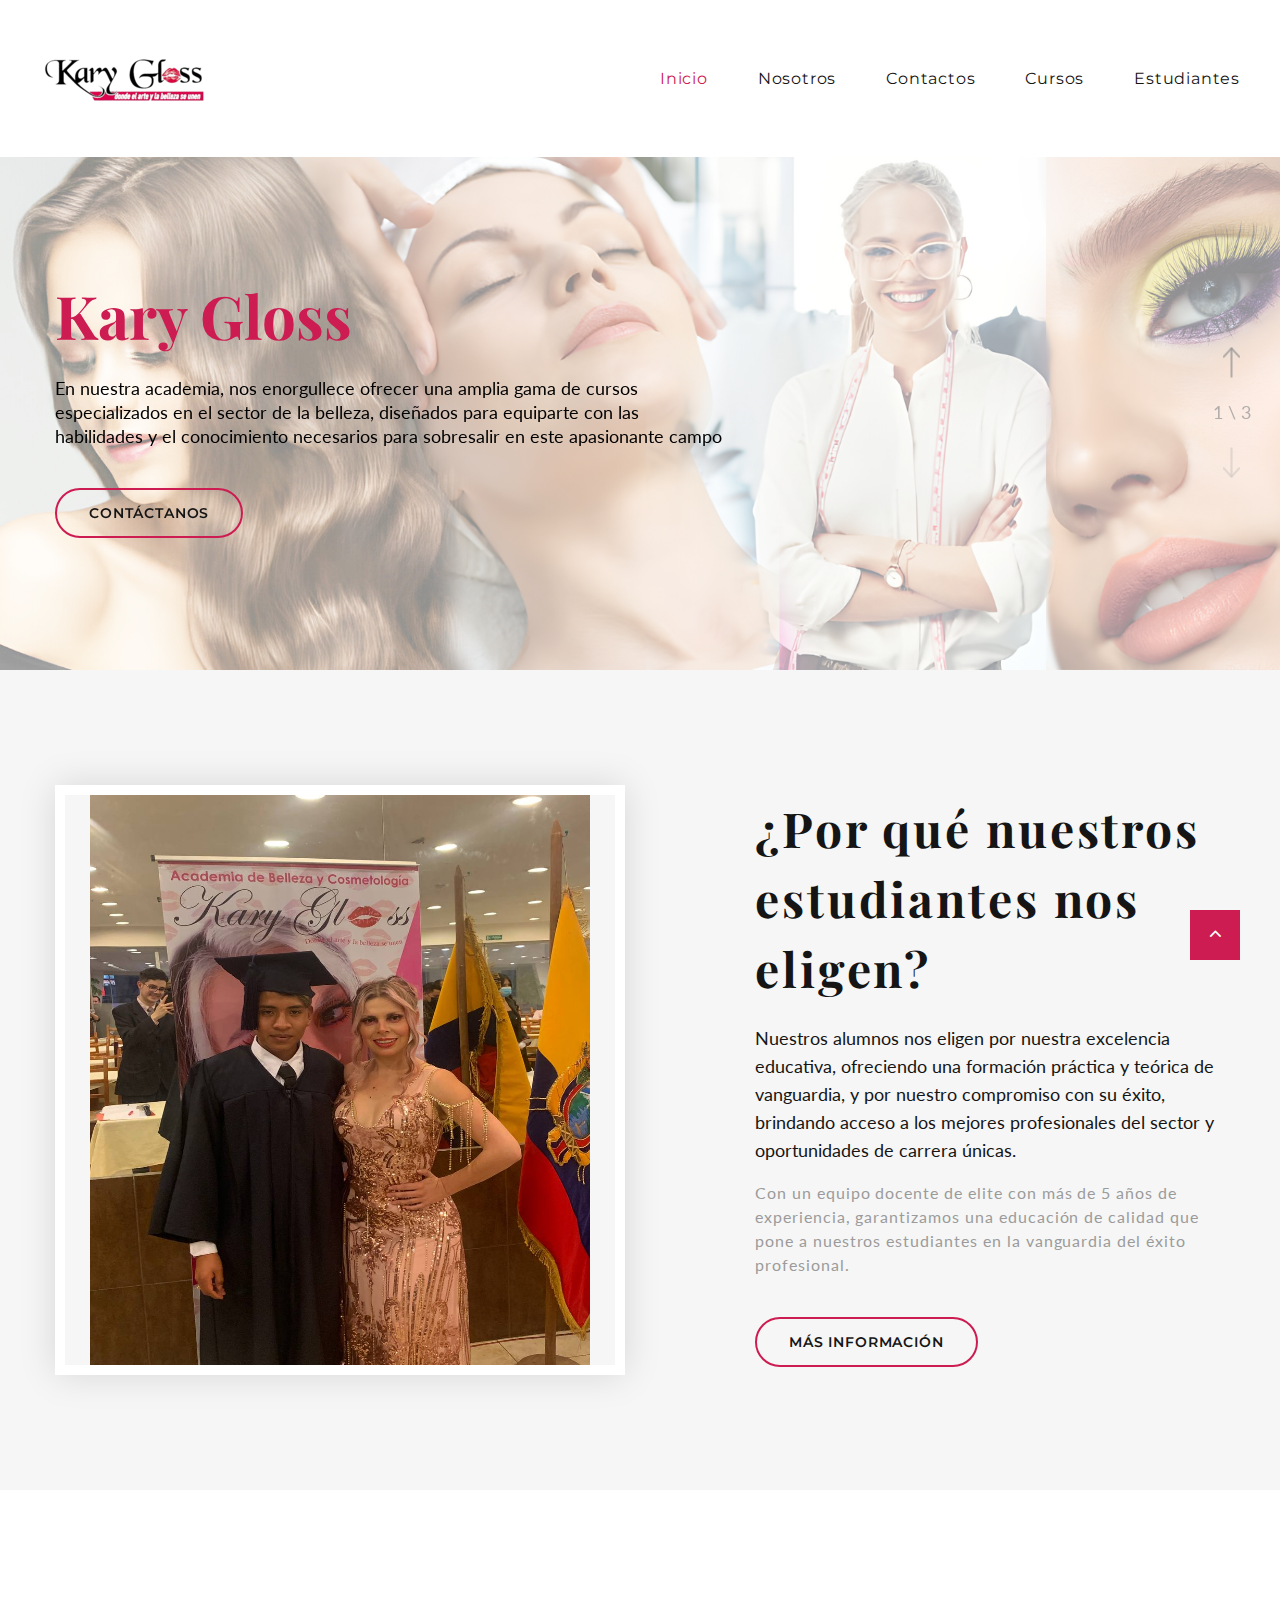
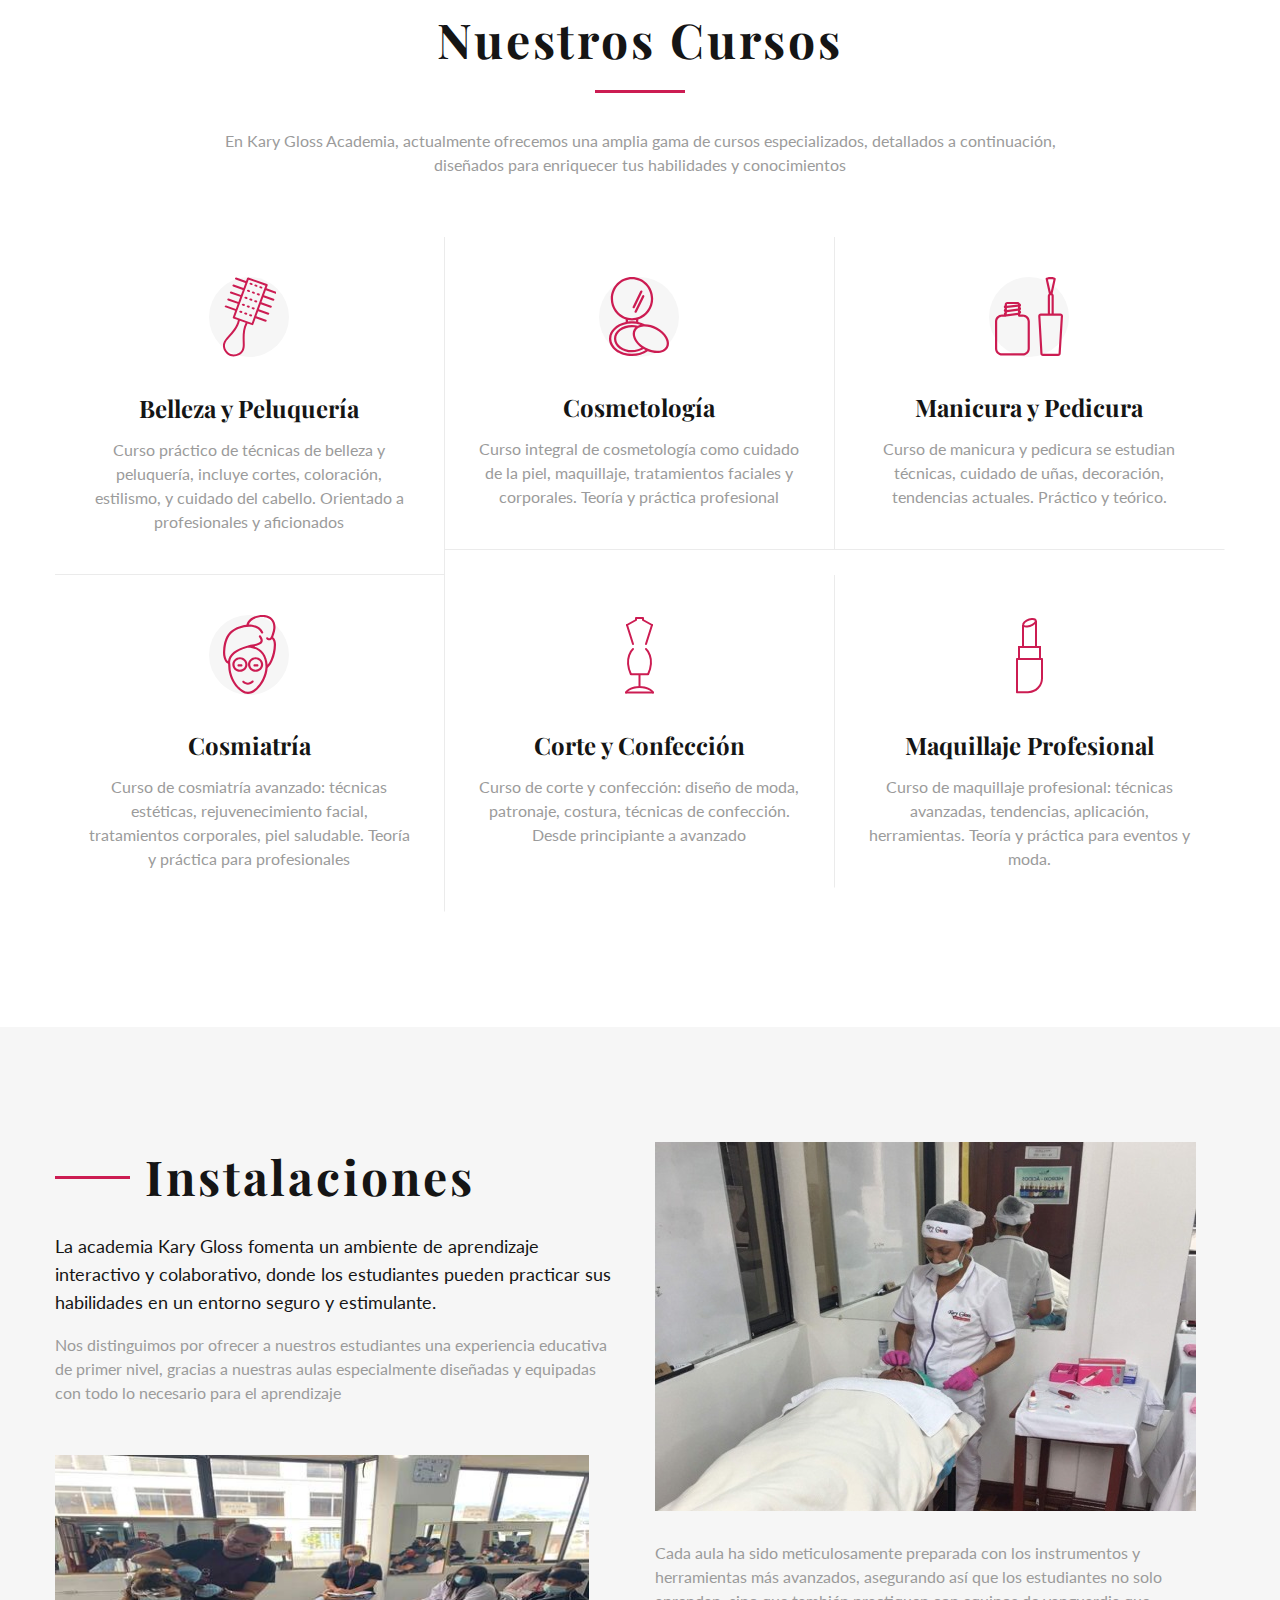
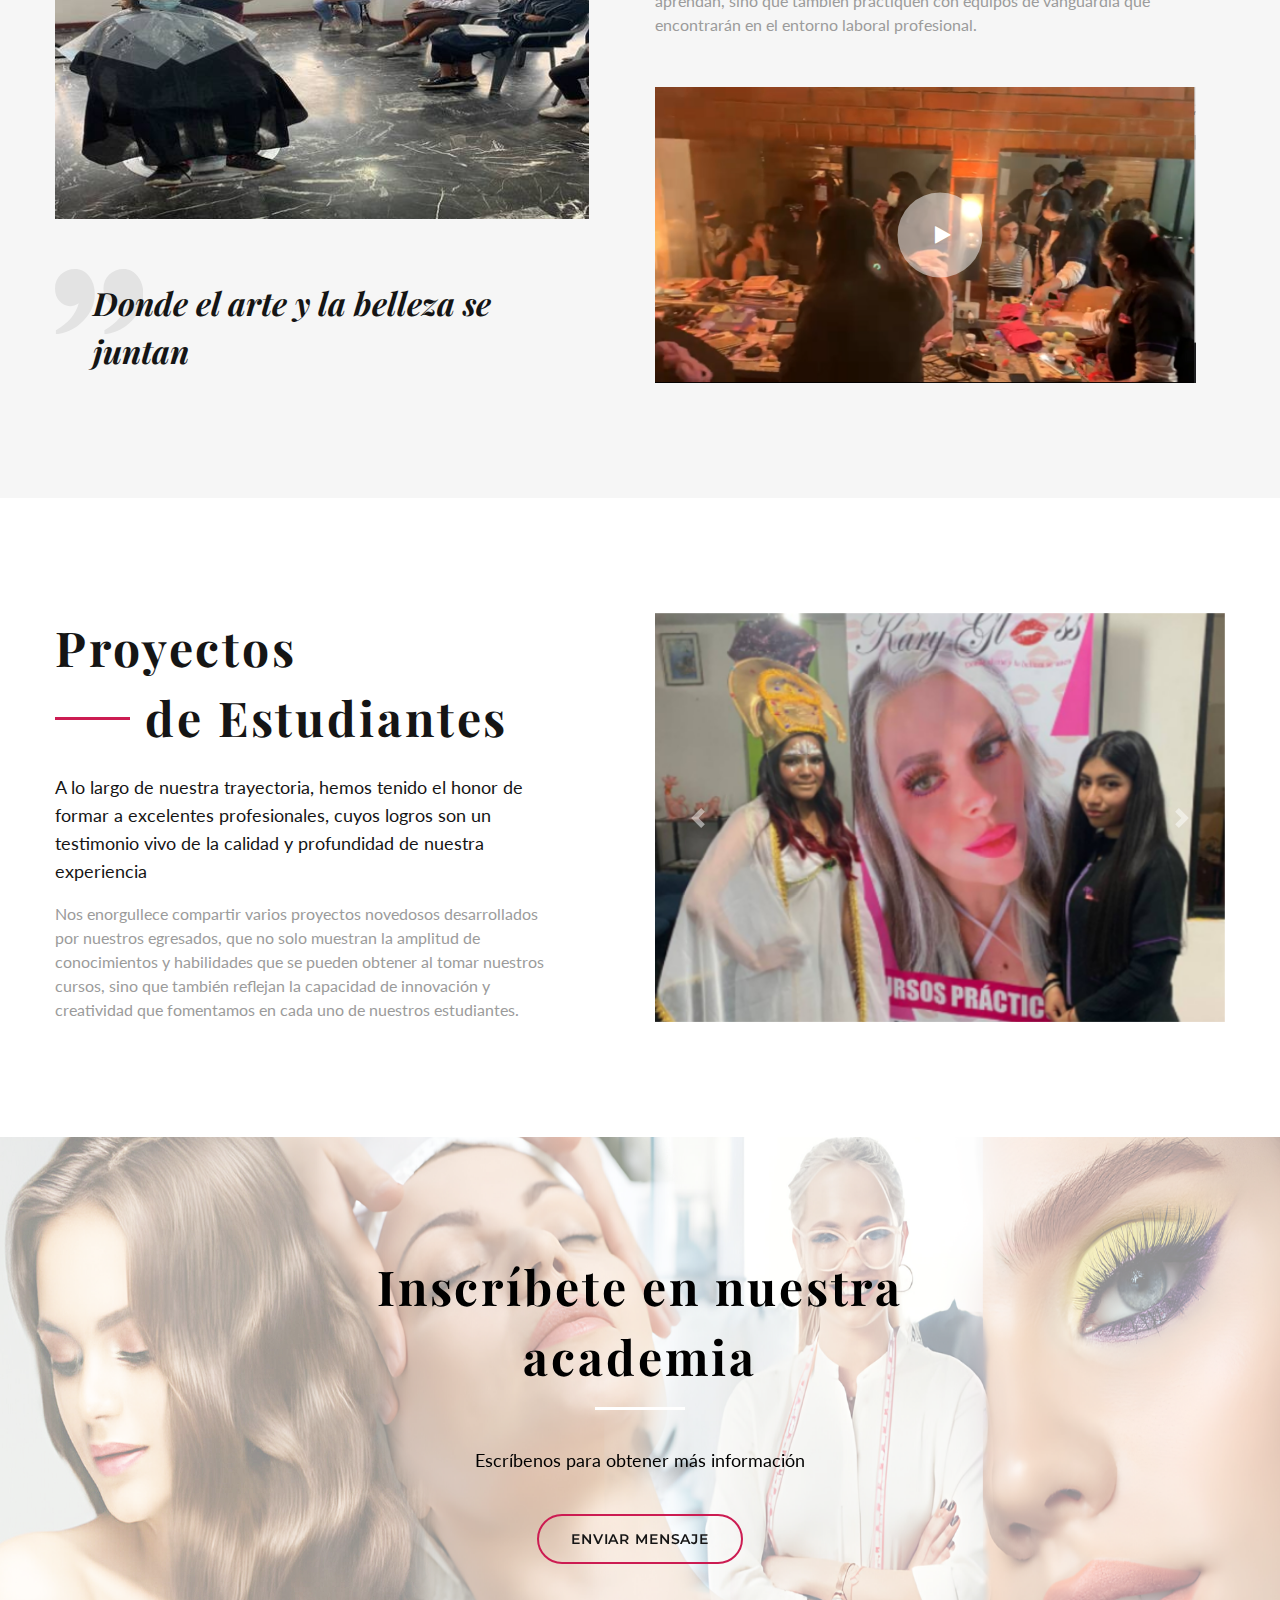
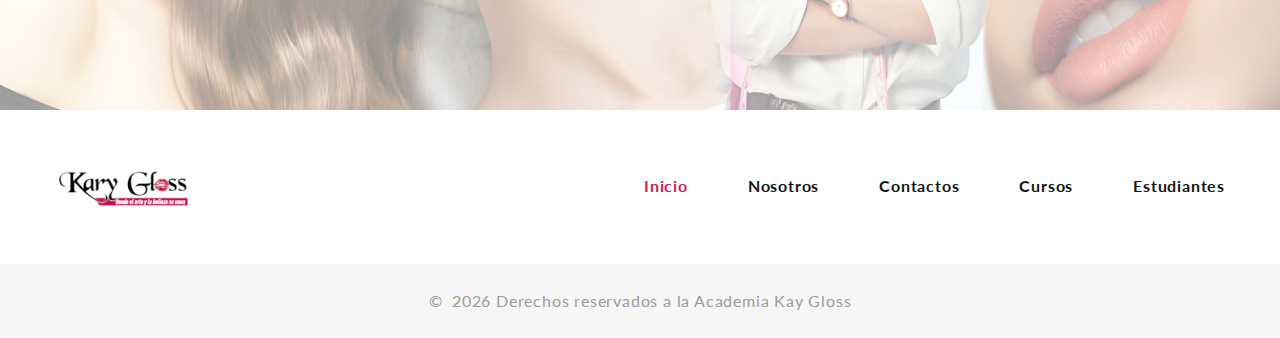
<file: index.html>
<!-- Page Title--><!DOCTYPE html>
<html class="wide wow-animation" lang="en">
  <head>
    <title>Inicio</title>
    <meta name="format-detection" content="telephone=no">
    <meta name="viewport" content="width=device-width, height=device-height, initial-scale=1.0, maximum-scale=1.0, user-scalable=0">
    <meta http-equiv="X-UA-Compatible" content="IE=edge">
    <meta charset="utf-8">
    <link rel="icon" href="images/favicon.ico" type="image/x-icon">
    <!-- Stylesheets-->
    <link rel="stylesheet" type="text/css" href="//fonts.googleapis.com/css?family=Lato:300i,400,400i,700%7CMontserrat:400,500,600,700%7CPlayfair+Display:400,700,700i%7COswald:400,700,700i">
    <link rel="stylesheet" href="css/bootstrap.css">
    <link rel="stylesheet" href="css/fonts.css">
    <link rel="stylesheet" href="css/style.css">
    <style>.ie-panel{display: none;background: #212121;padding: 10px 0;box-shadow: 3px 3px 5px 0 rgba(0,0,0,.3);clear: both;text-align:center;position: relative;z-index: 1;} html.ie-10 .ie-panel, html.lt-ie-10 .ie-panel {display: block;}</style>
  </head>
  <body>
    <div class="ie-panel"><a href="http://windows.microsoft.com/en-US/internet-explorer/"><img src="images/ie8-panel/warning_bar_0000_us.jpg" height="42" width="820" alt="You are using an outdated browser. For a faster, safer browsing experience, upgrade for free today."></a></div>
    <div class="preloader">
      <div class="preloader-body">
        <div class="cssload-container">
          <div class="cssload-speeding-wheel"></div>
        </div>
        <p>Loading...</p>
      </div>
    </div>
    <div class="page">
      <!-- Banner 1-->
      <!-- Page Header-->
      <header class="section page-header">
        <!-- RD Navbar-->
        <div class="rd-navbar-wrap">
          <nav class="rd-navbar rd-navbar-classic rd-navbar-classic-minimal" data-layout="rd-navbar-fixed" data-sm-layout="rd-navbar-fixed" data-md-layout="rd-navbar-fixed" data-md-device-layout="rd-navbar-fixed" data-lg-layout="rd-navbar-static" data-lg-device-layout="rd-navbar-static" data-xl-layout="rd-navbar-static" data-xl-device-layout="rd-navbar-static" data-lg-stick-up-offset="46px" data-xl-stick-up-offset="46px" data-xxl-stick-up-offset="46px" data-lg-stick-up="true" data-xl-stick-up="true" data-xxl-stick-up="true">
            <div class="rd-navbar-main-outer">
              <div class="rd-navbar-main">
                <!-- RD Navbar Panel-->
                <div class="rd-navbar-panel">
                  <!-- RD Navbar Toggle-->
                  <button class="rd-navbar-toggle" data-rd-navbar-toggle=".rd-navbar-nav-wrap"><span></span></button>
                  <!-- RD Navbar Brand-->
                  <div class="rd-navbar-brand">
                    <!--Brand--><a class="brand" href="index.html"><img class="brand-logo-dark" src="images/logo-default-392x116.png" alt="" width="196" height="58"/><img class="brand-logo-light" src="images/logo-default-392x116.png" alt="" width="196" height="58"/></a>
                  </div>
                </div>
                <div class="rd-navbar-main-element">
            
                 <div class="rd-navbar-nav-wrap">
                   
                    <ul class="rd-navbar-nav">
                      <li class="rd-nav-item active"><a class="rd-nav-link" href="index.html">Inicio</a>
                        
                      </li>
                      <li class="rd-nav-item"><a class="rd-nav-link" href="about.html">Nosotros</a>

                      </li>
                      <li class="rd-nav-item"><a class="rd-nav-link" href="contacts.html">Contactos</a></li>

                        <li class="rd-nav-item  dropdown"><a class="rd-nav-link" href="#cursosindex">Cursos</a>
                          <div class="dropdown-content">
                            <a href="bellezapeluqueria.html">Belleza y Peluquería</a>
                            <a href="cosmetologia.html">Cosmetología</a>
                            <a href="cosmiatria.html">Cosmiatría</a>
                            <a href="maquillaje.html">Maquillaje Profesional</a>
                            <a href="manicurapedicura.html">Manicura y Pedicura</a>
                            <a href="corteconfeccion.html">Corte y Confección</a>                            
                          </div>
                        </li>
                      
                   
                        <li class="rd-nav-item  dropdown"><a class="rd-nav-link" href="#proyectos">Estudiantes</a>
                          <div class="dropdown-content">
                            <a href="defensasproyectos.html">Defensas de Proyectos</a>
                            <a href="galeria.html">Galeria</a>                            
                          </div>
                        </li>
                     
                    </ul>
                  </div>
                </div>
              </div>
            </div>
          </nav>
        </div>
      </header>
      <!-- Swiper-->
      <section class="section swiper-container swiper-slider swiper-slider-1" data-loop="false" data-autoplay="5500" data-simulate-touch="false" data-slide-effect="fade">
        <div class="swiper-wrapper">
          <div class="swiper-slide" data-slide-bg="images/portadaf.png">
            <div class="swiper-slide-caption section-md">
              <div class="container">
                <div class="row">
                  <div class="col-sm-10 col-lg-8 col-xl-7">
                    <h1 class="heading-decorate" data-caption-animate="fadeInUp" data-caption-delay="100"><span class="text-primary">Kary Gloss</span><br>
                    </h1>
                    <p class="lead black" data-caption-animate="fadeInUp" data-caption-delay="250">En nuestra academia, nos enorgullece ofrecer una amplia gama de cursos especializados en el sector de la belleza, diseñados para equiparte con las habilidades y el conocimiento necesarios para sobresalir en este apasionante campo</p><a class="button button-default-outline" data-caption-animate="fadeInUp" data-caption-delay="250" href="https://api.whatsapp.com/send?phone=593998119201&" target="_blank">Contáctanos</a>
                  </div>
                </div>
              </div>
            </div>
          </div>
          <div class="swiper-slide" data-slide-bg="images/portadac.png">
            <div class="swiper-slide-caption section-md">
              <div class="container">
                <div class="row">
                  <div class="col-md-10 col-lg-8 col-xl-7">
                    <h1 class="heading-decorate" data-caption-animate="fadeInUp" data-caption-delay="100"><span class="text-primary">Centro de Capacitación Ocupacional </span> 
                    </h1>
                    <p class="lead black" data-caption-animate="fadeInUp" data-caption-delay="250">Nuestros programas abarcan desde técnicas fundamentales hasta avanzadas en áreas como Corte y Confección, Belleza y Peluquería, Cosmetología, Cosmiatría, y Maquillaje Profesional.</p><a class="button button-default-outline" data-caption-animate="fadeInUp" data-caption-delay="250" href="https://api.whatsapp.com/send?phone=593998119201&" target="_blank">Contáctanos</a>
                  </div>
                </div>
              </div>
            </div>
          </div>
          <div class="swiper-slide" data-slide-bg="images/portadaco.png">
            <div class="swiper-slide-caption section-md">
              <div class="container">
                <div class="row">
                  <div class="col-md-10 col-lg-8 col-xl-7">
                    <h1 class="heading-decorate" data-caption-animate="fadeInUp" data-caption-delay="100">Donde el arte y la<span class="text-primary"> belleza se juntan</span> <br>
                    </h1>
                    <p class="lead black" data-caption-animate="fadeInUp" data-caption-delay="250">Inscríbete en la Academia Kary Gloss y transforma tu pasión por la belleza en una carrera exitosa. Educación innovadora y accesible.</p><a class="button button-default-outline"  data-caption-animate="fadeInUp" data-caption-delay="250" href="https://api.whatsapp.com/send?phone=593998119201&" target="_blank">Contáctanos</a>
                  </div>
                </div>
              </div>
            </div>
          </div>
        </div>
        <!-- Swiper Pagination -->
        <div class="swiper-pagination"></div>
        <div class="swiper-counter"></div>
        <!-- Swiper Navigation-->
        <div class="swiper-button-prev">
          <svg version="1.1" xmlns="http://www.w3.org/2000/svg" xmlns:xlink="http://www.w3.org/1999/xlink" x="0px" y="0px" width="17px" height="30px" viewbox="0 0 17 30" enable-background="new 0 0 17 30" xml:space="preserve">
            <g>
              <defs>
                <rect id="SVGID_111_" width="17" height="30"></rect>
              </defs>
              <clippath id="SVGID_2222_">
                <use xlink:href="#SVGID_111_" overflow="visible"></use>
              </clippath>
              <line clip-path="url(#SVGID_2222_)" fill="none" stroke-width="2" stroke-linecap="round" stroke-linejoin="round" stroke-miterlimit="10" x1="8.5" y1="0.833" x2="8.5" y2="29.167"></line>
              <polyline clip-path="url(#SVGID_2222_)" fill="none" stroke-width="2" stroke-linecap="round" stroke-linejoin="round" stroke-miterlimit="10" points="									    16.15,20.833 8.5,29.167 0.85,20.833 	"></polyline>
            </g>
          </svg>
        </div>
        <div class="swiper-button-next">
          <svg version="1.1" xmlns="http://www.w3.org/2000/svg" xmlns:xlink="http://www.w3.org/1999/xlink" x="0px" y="0px" width="17px" height="30px" viewbox="0 0 17 30" enable-background="new 0 0 17 30" xml:space="preserve">
            <g>
              <defs>
                <rect id="SVGID_1_" width="17" height="30"></rect>
              </defs>
              <clippath id="SVGID_2_">
                <use xlink:href="#SVGID_1_" overflow="visible"></use>
              </clippath>
              <line clip-path="url(#SVGID_2_)" fill="none" stroke-width="2" stroke-linecap="round" stroke-linejoin="round" stroke-miterlimit="10" x1="8.5" y1="29.167" x2="8.5" y2="0.833"></line>
              <polyline clip-path="url(#SVGID_2_)" fill="none" stroke-width="2" stroke-linecap="round" stroke-linejoin="round" stroke-miterlimit="10" points="									    0.85,9.167 8.5,0.833 16.15,9.167 	"></polyline>
            </g>
          </svg>
        </div>
      </section>
      <section class="section section-lg bg-gray-100">
        <div class="container">
          <div class="row row-50 align-items-lg-center justify-content-xl-between">
            <div class="col-lg-6">
              
                <div class="box-images-item" data-parallax-scroll="{&quot;y&quot;: 20, &quot;x&quot;: 30,  &quot;smoothness&quot;: 30 }">
                  
                  <img src="images/home-1-1-282x282.jpeg"  class="imgprefieren" alt="" width="520" height="350"/>
                </div>
                <!-- <div class="box-images-item box-images-2" data-parallax-scroll="{&quot;y&quot;: 20,  &quot;smoothness&quot;: 30 }"><img src="images/imagenusar2.jpeg" alt="" width="240" height="369"/>
                </div> -->
                <!-- <div class="box-images-item box-images-3" data-parallax-scroll="{&quot;y&quot;: 20, &quot;x&quot;: -30, &quot;smoothness&quot;: 30 }"><img src="images/imagenusar5.jpeg" alt="" width="259" height="369"/>
                </div> -->
                <!-- <div class="box-images-item box-images-4" data-parallax-scroll="{&quot;y&quot;: -20,  &quot;smoothness&quot;: 30 }"><img src="images/imagenausar.jpeg" alt="" width="266" height="266"/>
                </div> -->
              
            </div>
            <div class="col-lg-6 col-xl-5">
              <h2 class="heading-decorate">¿Por qué nuestros estudiantes nos eligen?
              </h2>
              <p class="big text-gray-800">Nuestros alumnos nos eligen por nuestra excelencia educativa, ofreciendo una formación práctica y teórica de vanguardia, y por nuestro compromiso con su éxito, brindando acceso a los mejores profesionales del sector y oportunidades de carrera únicas.</p>
              <p class="text-spacing-60">Con un equipo docente de elite con más de 5 años de experiencia, garantizamos una educación de calidad que pone a nuestros estudiantes en la vanguardia del éxito profesional.</p><a class="button button-default-outline" href="#">Más información</a>
            </div>
          </div>
        </div>
      </section>
      <section class="section section-lg bg-default text-center" id="cursosindex">
        <div class="container">
          <h2>Nuestros Cursos</h2>
          <div class="divider-lg"></div>
          <div class="row justify-content-center">
            <div class="col-md-10 col-lg-9">
              <p>
                En Kary Gloss Academia, actualmente ofrecemos una amplia gama de cursos especializados, detallados a continuación, diseñados para enriquecer tus habilidades y conocimientos</p>
            </div>
          </div>
          <div class="row icon-modern-list no-gutters">
            <div class="col-sm-6 col-lg-4">
              <article class="box-icon-modern modern-variant-2">
                <div class="icon-modern">
                  <svg version="1.1" xmlns="http://www.w3.org/2000/svg" x="0px" y="0px" width="53.948px" height="79.418px" viewbox="0 0 53.948 79.418" enable-background="new 0 0 53.948 79.418" xml:space="preserve">
                    <g>
                      <path d="M7.137,78.936c0.046,0.02,0.093,0.037,0.14,0.05c1.038,0.286,2.155,0.432,3.291,0.432    c3.969,0,8.168-1.778,10.031-5.537c1.311-2.643,1.214-5.736,1.137-8.221c-0.187-5.976-0.408-13.352,2.798-19.175l4.503,1.609    c0.113,0.04,0.228,0.059,0.341,0.059c0.409,0,0.794-0.25,0.941-0.653l2.319-6.333l9.736,3.477c0.112,0.04,0.227,0.059,0.34,0.059    c0.41,0,0.794-0.25,0.941-0.653c0.188-0.514-0.081-1.08-0.601-1.265l-9.736-3.478l1.878-5.129l9.736,3.477    c0.112,0.04,0.227,0.059,0.34,0.059c0.41,0,0.794-0.25,0.941-0.653c0.188-0.514-0.081-1.08-0.601-1.266l-9.736-3.477l1.878-5.128    l9.736,3.478c0.112,0.04,0.227,0.059,0.34,0.059c0.41,0,0.794-0.25,0.941-0.652c0.188-0.514-0.081-1.081-0.601-1.266l-9.736-3.477    l1.878-5.129l9.736,3.477c0.112,0.04,0.227,0.059,0.34,0.059c0.41,0,0.794-0.25,0.941-0.653c0.188-0.513-0.081-1.08-0.601-1.266    l-9.736-3.477l1.877-5.129l9.736,3.477c0.113,0.04,0.227,0.059,0.34,0.059c0.41,0,0.794-0.25,0.941-0.653    c0.188-0.514-0.081-1.08-0.601-1.266l-9.735-3.477l1.086-2.967c0.188-0.514-0.081-1.08-0.601-1.266l-18.62-6.65    c-0.521-0.186-1.095,0.079-1.282,0.593l-1.087,2.967l-9.736-3.477c-0.521-0.186-1.094,0.08-1.282,0.593    c-0.188,0.514,0.081,1.08,0.601,1.266l9.737,3.477l-1.878,5.129l-9.736-3.477C10.232,7.361,9.66,7.627,9.472,8.14    c-0.188,0.514,0.081,1.08,0.601,1.266l9.737,3.477l-1.878,5.129l-9.736-3.477c-0.521-0.187-1.094,0.08-1.282,0.593    c-0.188,0.513,0.081,1.08,0.601,1.266l9.737,3.477l-1.878,5.128l-9.736-3.477c-0.522-0.186-1.094,0.079-1.282,0.593    c-0.188,0.514,0.081,1.08,0.601,1.266l9.737,3.477l-1.878,5.129L3.079,28.51c-0.52-0.187-1.094,0.079-1.282,0.593    c-0.188,0.514,0.081,1.08,0.601,1.265l9.737,3.478l-2.319,6.333c-0.09,0.247-0.078,0.519,0.035,0.756    c0.113,0.237,0.316,0.421,0.566,0.51l4.504,1.608C13.614,49.554,8.667,55.084,4.653,59.56c-1.669,1.861-3.747,4.178-4.451,7.037    C-1.085,71.828,2.717,76.978,7.137,78.936z M14.356,33.589L14.356,33.589l0.001-0.001l11.32-30.916l16.738,5.978l-1.085,2.965    c0,0.001-0.002,0.001-0.002,0.002c0,0.001,0,0.002,0,0.003l-2.557,6.982c0,0.001-0.001,0.002-0.002,0.003c0,0.001,0,0.002,0,0.003    l-2.558,6.984v0l0,0l-7.435,20.307l-16.739-5.978L14.356,33.589z M2.148,67.064c0.586-2.383,2.402-4.408,4.003-6.194    c4.119-4.591,9.185-10.249,10.676-17.136l5.8,2.071c-3.314,6.236-3.083,13.785-2.892,19.917c0.074,2.385,0.159,5.088-0.933,7.29    c-1.928,3.886-7.044,5.124-10.914,4.09C4.244,75.453,1.113,71.268,2.148,67.064z"></path>
                      <path d="M27.189,7.618l1.088,0.389c0.113,0.04,0.228,0.059,0.341,0.059c0.409,0,0.794-0.25,0.941-0.652    c0.188-0.514-0.081-1.08-0.601-1.266L27.87,5.76c-0.522-0.186-1.093,0.08-1.282,0.593C26.4,6.866,26.669,7.432,27.189,7.618z"></path>
                      <path d="M32.075,9.364l1.088,0.388c0.113,0.04,0.228,0.059,0.34,0.059c0.41,0,0.794-0.251,0.941-0.653    c0.188-0.514-0.081-1.08-0.601-1.265l-1.088-0.389c-0.518-0.185-1.093,0.08-1.282,0.594C31.286,8.612,31.555,9.178,32.075,9.364z"></path>
                      <path d="M36.961,11.109l1.088,0.389c0.113,0.04,0.227,0.059,0.34,0.059c0.41,0,0.794-0.251,0.941-0.653    c0.188-0.514-0.081-1.08-0.601-1.266l-1.088-0.388C37.12,9.066,36.548,9.33,36.36,9.843C36.172,10.357,36.441,10.923,36.961,11.109    z"></path>
                      <path d="M24.631,14.605l1.088,0.389c0.113,0.04,0.228,0.059,0.34,0.059c0.41,0,0.794-0.25,0.941-0.653    c0.188-0.514-0.081-1.08-0.601-1.266l-1.088-0.389c-0.522-0.185-1.094,0.08-1.282,0.593C23.842,13.854,24.111,14.42,24.631,14.605z    "></path>
                      <path d="M28.916,15.085c-0.188,0.514,0.081,1.08,0.601,1.266l1.088,0.389c0.113,0.04,0.228,0.059,0.341,0.059    c0.409,0,0.794-0.25,0.941-0.653c0.188-0.514-0.081-1.08-0.601-1.266l-1.088-0.389C29.676,14.305,29.104,14.571,28.916,15.085z"></path>
                      <path d="M33.802,16.83c-0.188,0.514,0.081,1.08,0.601,1.266l1.088,0.389c0.112,0.04,0.227,0.059,0.34,0.059    c0.41,0,0.794-0.25,0.941-0.653c0.188-0.514-0.081-1.08-0.601-1.266l-1.088-0.389C34.566,16.051,33.99,16.316,33.802,16.83z"></path>
                      <path d="M22.073,21.594l1.089,0.388c0.112,0.04,0.227,0.059,0.34,0.059c0.41,0,0.794-0.251,0.941-0.653    c0.188-0.513-0.081-1.08-0.601-1.266l-1.088-0.389c-0.518-0.185-1.093,0.081-1.282,0.594    C21.284,20.841,21.552,21.408,22.073,21.594z"></path>
                      <path d="M29.328,23.134c0.188-0.514-0.081-1.08-0.601-1.266l-1.088-0.389c-0.521-0.185-1.094,0.08-1.282,0.593    s0.081,1.08,0.601,1.266l1.088,0.389c0.113,0.04,0.228,0.059,0.341,0.059C28.796,23.786,29.181,23.536,29.328,23.134z"></path>
                      <path d="M33.614,23.613l-1.088-0.389c-0.521-0.187-1.094,0.079-1.282,0.593c-0.188,0.514,0.08,1.08,0.601,1.265    l1.088,0.389c0.113,0.04,0.228,0.059,0.34,0.059c0.41,0,0.794-0.25,0.941-0.653C34.402,24.365,34.133,23.798,33.614,23.613z"></path>
                      <path d="M21.884,28.376c0.188-0.513-0.081-1.08-0.601-1.266l-1.088-0.389c-0.521-0.187-1.094,0.08-1.282,0.593    c-0.188,0.514,0.081,1.08,0.601,1.266l1.088,0.389c0.113,0.04,0.228,0.06,0.34,0.06C21.352,29.029,21.736,28.778,21.884,28.376z"></path>
                      <path d="M26.77,30.12c0.188-0.514-0.082-1.08-0.601-1.266l-1.088-0.388c-0.518-0.184-1.094,0.08-1.282,0.593    c-0.188,0.514,0.081,1.08,0.601,1.266l1.089,0.388c0.112,0.04,0.227,0.059,0.34,0.059C26.238,30.773,26.623,30.523,26.77,30.12z"></path>
                      <path d="M31.054,30.599l-1.088-0.388c-0.518-0.183-1.093,0.081-1.282,0.594c-0.188,0.514,0.082,1.08,0.601,1.266    l1.088,0.388c0.113,0.04,0.228,0.059,0.34,0.059c0.41,0,0.794-0.251,0.941-0.653C31.843,31.351,31.574,30.785,31.054,30.599z"></path>
                      <path d="M18.725,34.098l-1.088-0.389c-0.521-0.186-1.094,0.079-1.281,0.593c-0.188,0.514,0.081,1.08,0.601,1.265    l1.088,0.389c0.113,0.041,0.228,0.059,0.341,0.059c0.409,0,0.794-0.25,0.941-0.653C19.514,34.849,19.245,34.283,18.725,34.098z"></path>
                      <path d="M23.611,35.842l-1.088-0.388c-0.521-0.187-1.094,0.079-1.282,0.593c-0.188,0.513,0.081,1.08,0.601,1.266    l1.088,0.388c0.113,0.041,0.228,0.06,0.34,0.06c0.41,0,0.794-0.251,0.941-0.653C24.399,36.595,24.131,36.028,23.611,35.842z"></path>
                      <path d="M29.097,38.853c0.188-0.514-0.081-1.08-0.601-1.266l-1.088-0.389c-0.521-0.186-1.094,0.079-1.282,0.593    c-0.188,0.514,0.081,1.08,0.601,1.266l1.088,0.389c0.113,0.04,0.228,0.059,0.341,0.059C28.566,39.505,28.95,39.255,29.097,38.853z"></path>
                    </g>
                  </svg>
                </div>
                <h4 class="box-icon-modern-title"><a  href="bellezapeluqueria.html">Belleza y Peluquería</a></h4>
                <div class="divider"></div>
                <p>Curso práctico de técnicas de belleza y peluquería, incluye cortes, coloración, estilismo, y cuidado del cabello. Orientado a profesionales y aficionados</p>
              </article>
            </div>
            <div class="col-sm-6 col-lg-4">
              <article class="box-icon-modern modern-variant-2">
                <div class="icon-modern">
                  <svg version="1.1" xmlns="http://www.w3.org/2000/svg" x="0px" y="0px" width="60px" height="79px" viewbox="0 0 60 79" enable-background="new 0 0 60 79" xml:space="preserve">
                    <g>
                      <path d="M58.939,70.706c1.66-3.072,1.364-6.899-0.834-10.778c-2.105-3.718-5.738-7.073-10.228-9.447    c-3.97-2.099-8.209-3.22-12.111-3.22c-2.01-1.021-4.2-1.78-6.503-2.272v-2.574c8.64-2.745,14.931-10.995,14.931-20.722    C44.194,9.732,34.678,0,22.982,0S1.77,9.732,1.77,21.694c0,9.727,6.292,17.978,14.932,20.722v2.574C7.073,47.056,0,53.745,0,61.663    C0,71.223,10.309,79,22.982,79c5.963,0,11.543-1.703,15.825-4.777c3.104,1.216,6.219,1.813,9.07,1.813    C52.865,76.036,57.043,74.214,58.939,70.706z M4.05,21.694c0-10.718,8.493-19.438,18.931-19.438s18.931,8.719,18.931,19.438    c0,10.717-8.493,19.437-18.931,19.437S4.05,32.411,4.05,21.694z M18.982,42.995c1.296,0.254,2.632,0.392,4,0.392    c1.368,0,2.704-0.138,4-0.392v1.601c-1.311-0.173-2.646-0.271-4-0.271c-1.365,0-2.7,0.095-4,0.268V42.995z M22.982,76.744    c-11.414,0-20.701-6.765-20.701-15.081c0-8.316,9.287-15.081,20.701-15.081c2.871,0,5.653,0.434,8.226,1.252    c-0.858,0.234-1.646,0.549-2.377,0.919c-1.883-0.488-3.847-0.746-5.849-0.746c-9.936,0-18.019,6.126-18.019,13.656    s8.083,13.655,18.019,13.655c4.253,0,8.318-1.138,11.558-3.194c0.412,0.244,0.821,0.49,1.253,0.717    c0.2,0.106,0.403,0.196,0.603,0.297C32.658,75.474,27.971,76.744,22.982,76.744z M32.422,70.754    c-2.718,1.491-6.004,2.307-9.441,2.307c-8.678,0-15.738-5.114-15.738-11.399c0-6.286,7.06-11.399,15.738-11.399    c1.123,0,2.232,0.096,3.318,0.267c-0.625,0.616-1.152,1.313-1.569,2.085C21.823,57.996,25.236,65.592,32.422,70.754z    M36.868,70.851c-0.6-0.317-1.173-0.656-1.733-1.005c-0.006-0.004-0.012-0.008-0.017-0.011    c-7.189-4.498-10.915-11.458-8.376-16.156c1.28-2.369,4.011-3.83,7.691-4.115c0.437-0.034,0.881-0.051,1.331-0.051    c3.525,0,7.392,1.031,11.038,2.959c4.11,2.173,7.417,5.213,9.313,8.56c1.804,3.184,2.092,6.243,0.812,8.613    C54.189,74.711,45.189,75.253,36.868,70.851z"></path>
                      <path d="M24.192,31.183c0.16,0.078,0.33,0.114,0.497,0.114c0.423,0,0.829-0.234,1.026-0.635l7.641-15.568    c0.275-0.561,0.039-1.236-0.528-1.507c-0.565-0.273-1.249-0.04-1.524,0.522l-7.641,15.568    C23.39,30.236,23.626,30.911,24.192,31.183z"></path>
                      <path d="M25.604,34.221c-0.275,0.561-0.039,1.236,0.527,1.507c0.16,0.078,0.33,0.114,0.497,0.114    c0.423,0,0.829-0.233,1.026-0.635l7.641-15.568c0.275-0.56,0.039-1.236-0.528-1.507c-0.565-0.273-1.249-0.039-1.524,0.522    L25.604,34.221z"></path>
                    </g>
                  </svg>
                </div>
                <h4 class="box-icon-modern-title"><a href="cosmetologia.html">Cosmetología</a></h4>
                <div class="divider"></div>
                <p>Curso integral de cosmetología como cuidado de la piel, maquillaje, tratamientos faciales y corporales. Teoría y práctica profesional</p>
              </article>
            </div>
            <div class="col-sm-6 col-lg-4">
              <article class="box-icon-modern modern-variant-2">
                <div class="icon-modern">
                  <svg version="1.1" xmlns="http://www.w3.org/2000/svg" x="0px" y="0px" width="68px" height="79px" viewbox="0 0 68 79" enable-background="new 0 0 68 79" xml:space="preserve">
                    <g>
                      <path d="M7.05,78.563h20.743c3.887,0,7.05-3.165,7.05-7.054V44.496c0-3.89-3.162-7.055-7.05-7.055h-2.677v-0.617    c0.235-0.122,0.443-0.294,0.611-0.51c0.304-0.391,0.438-0.878,0.377-1.369c-0.061-0.493-0.31-0.934-0.701-1.239    c-0.091-0.071-0.187-0.133-0.287-0.185v-0.187c0.622-0.364,1.002-1.075,0.909-1.836c-0.075-0.596-0.425-1.092-0.909-1.375v-0.328    c0.622-0.364,1.002-1.075,0.909-1.836c-0.085-0.681-0.531-1.23-1.125-1.481c-0.399-0.916-1.311-1.55-2.367-1.55H12.309    c-1.425,0-2.584,1.16-2.584,2.585v0.748c-0.621,0.364-1.001,1.074-0.908,1.833c0.061,0.493,0.31,0.934,0.701,1.239    c0.066,0.052,0.135,0.099,0.207,0.14v0.325c-0.621,0.364-1.001,1.075-0.908,1.834c0.061,0.493,0.31,0.933,0.701,1.239    c0.066,0.052,0.136,0.099,0.207,0.14v0.28c-0.169,0.111-0.321,0.25-0.449,0.415c-0.305,0.392-0.439,0.88-0.377,1.372    c0.016,0.125,0.044,0.246,0.083,0.362H7.05c-3.887,0-7.05,3.165-7.05,7.055v27.012C0,75.398,3.163,78.563,7.05,78.563z    M22.925,29.637v1.341c0,0.228,0.074,0.447,0.203,0.63l-11.286,1.395c0.046-0.121,0.074-0.252,0.074-0.388v-1.618L22.925,29.637z    M11.84,37.21c-0.053-0.137-0.133-0.264-0.238-0.371c0.195-0.199,0.314-0.471,0.314-0.769v-0.866l11.009-1.361v0.591    c0,0.289,0.114,0.565,0.315,0.769c-0.165,0.168-0.271,0.391-0.301,0.635L11.84,37.21z M12.309,27.12h10.223    c0.186,0,0.335,0.133,0.375,0.309l-10.991,1.359v-1.275C11.916,27.297,12.093,27.12,12.309,27.12z M2.191,44.496    c0-2.681,2.18-4.863,4.859-4.863h3.771c0.204,0,0.393-0.06,0.557-0.157l11.548-1.428v0.489c0,0.605,0.49,1.096,1.095,1.096h3.772    c2.679,0,4.859,2.182,4.859,4.863v27.012c0,2.681-2.18,4.862-4.859,4.862H7.05c-2.679,0-4.859-2.181-4.859-4.862V44.496z"></path>
                      <path d="M45.358,76.438C45.376,77.854,46.533,79,47.952,79h15.177c1.418,0,2.575-1.145,2.594-2.559l2.275-37.28    C67.999,39.139,68,39.117,68,39.095c0-1.432-1.164-2.596-2.595-2.596h-6.668V18.745c0-0.893-0.453-1.682-1.14-2.15l3.169-14.554    c0.099-0.455-0.105-0.923-0.507-1.159C60.105,0.792,58.674,0,55.762,0c-2.884,0-4.427,0.771-4.593,0.858    c-0.43,0.227-0.654,0.713-0.549,1.188l3.25,14.591c-0.654,0.472-1.081,1.241-1.081,2.108v17.754h-6.961    c-1.431,0-2.596,1.165-2.596,2.596c0,0.02,0.001,0.041,0.002,0.061L45.358,76.438z M54.942,36.498V18.745    c0-0.243,0.198-0.441,0.441-0.441c0.134,0,0.262-0.024,0.38-0.069c0.118,0.045,0.246,0.069,0.38,0.069    c0.243,0,0.44,0.198,0.44,0.441v17.754H54.942z M52.928,2.502c0.601-0.165,1.551-0.346,2.834-0.346c1.25,0,2.145,0.172,2.702,0.329    l-2.739,12.578L52.928,2.502z M45.828,38.654h8.038h3.794h7.745c0.235,0,0.428,0.185,0.44,0.418l-2.274,37.266    c-0.001,0.022-0.002,0.044-0.002,0.066c0,0.243-0.198,0.441-0.441,0.441H47.952c-0.243,0-0.441-0.198-0.441-0.441    c0-0.02-0.001-0.041-0.002-0.061l-2.123-37.269C45.397,38.84,45.591,38.654,45.828,38.654z"></path>
                    </g>
                  </svg>
                </div>
                <h4 class="box-icon-modern-title"><a href="manicurapedicura.html">Manicura y Pedicura</a></h4>
                <div class="divider"></div>
                <p>Curso de manicura y pedicura se estudian técnicas, cuidado de uñas, decoración, tendencias actuales. Práctico y teórico.</p>
              </article>
            </div>
            <div class="col-sm-6 col-lg-4">
              <article class="box-icon-modern modern-variant-2">
                <div class="icon-modern">
                  <svg version="1.1" xmlns="http://www.w3.org/2000/svg" x="0px" y="0px" width="53px" height="79px" viewbox="0 0 53 79" enable-background="new 0 0 53 79" xml:space="preserve">
                    <g>
                      <path d="M24.517,49.505c0-4.036-3.404-7.318-7.589-7.318c-4.185,0-7.59,3.283-7.59,7.318    c0,4.036,3.405,7.318,7.59,7.318C21.113,56.824,24.517,53.541,24.517,49.505z M16.929,54.697c-2.969,0-5.384-2.329-5.384-5.191    c0-2.862,2.415-5.191,5.384-5.191c2.968,0,5.383,2.329,5.383,5.191C22.312,52.368,19.897,54.697,16.929,54.697z"></path>
                      <path d="M32.595,42.187c-4.185,0-7.59,3.283-7.59,7.318c0,4.036,3.405,7.318,7.59,7.318    c4.185,0,7.589-3.283,7.589-7.318C40.184,45.47,36.78,42.187,32.595,42.187z M32.595,54.697c-2.969,0-5.384-2.329-5.384-5.191    c0-2.862,2.415-5.191,5.384-5.191c2.968,0,5.383,2.329,5.383,5.191C37.978,52.368,35.563,54.697,32.595,54.697z"></path>
                      <path d="M18.367,49.346h-2.811c-0.609,0-1.103,0.476-1.103,1.064c0,0.587,0.494,1.064,1.103,1.064h2.811    c0.609,0,1.103-0.476,1.103-1.064C19.47,49.822,18.977,49.346,18.367,49.346z"></path>
                      <path d="M34.359,49.346h-2.811c-0.609,0-1.103,0.476-1.103,1.064c0,0.587,0.494,1.064,1.103,1.064h2.811    c0.609,0,1.103-0.476,1.103-1.064C35.462,49.822,34.968,49.346,34.359,49.346z"></path>
                      <path d="M50.106,22.208c0.27-0.629,0.478-1.276,0.665-1.868c0.095-0.301,0.186-0.59,0.281-0.858    c0.767-2.174,1.208-3.992,1.389-5.726c0.415-3.992-0.681-7.672-3.006-10.096c-1.847-1.925-4.564-3.183-7.65-3.54    c-6.279-0.723-16.443,1.751-18.307,9.383c-0.014,0.058-0.002,0.114-0.005,0.17c-6.556,0.664-13.412,3.655-17.228,7.854    c-4.499,4.953-5.611,11.874-6.056,16.649c-0.259,2.779-0.378,5.741,0.499,8.572c0.799,2.579,1.694,4.821,4.377,5.995    c0.087,0.516,0.199,1.418,0.199,2.656c0,12.897,10.503,27.6,19.715,27.6c8.858,0,18.902-13.591,19.663-26.101    c2.572-2.175,4.076-5.212,4.988-7.358c2.118-4.992,3.249-10.177,3.364-15.412C53.048,27.655,52.795,24.178,50.106,22.208z    M24.979,76.873c-7.322,0-17.51-12.836-17.51-25.472c0-1.903-0.238-3.122-0.332-3.532C6.996,41.117,12.68,36.16,24.477,32.746    c0.167-0.005,0.334-0.011,0.502-0.011c10.636,0,17.509,7.327,17.509,18.665c0,0.292-0.011,0.583-0.022,0.875    c-0.003,0.025-0.001,0.049-0.002,0.074C41.975,64.671,32.118,76.873,24.979,76.873z M47.588,44.734    c-0.627,1.478-1.558,3.42-2.942,5.094c-0.526-9.444-5.784-16.278-13.844-18.466c3.699-0.67,7.528-1.585,8.669-4.285    c0.743-1.755,0.19-3.849-1.689-6.404c-0.352-0.478-1.041-0.591-1.538-0.252c-0.496,0.34-0.613,1.004-0.261,1.483    c1.388,1.886,1.874,3.357,1.446,4.37c-0.809,1.914-4.921,2.631-8.225,3.209c-1.235,0.216-2.402,0.42-3.383,0.675    C12.578,33.616,5.75,38.889,5.005,46.233c-1.128-0.882-1.626-2.228-2.203-4.092c-0.77-2.488-0.655-5.206-0.415-7.774    c0.417-4.478,1.443-10.953,5.518-15.437c4.428-4.874,13.804-8.066,20.909-7.106c3.097,0.416,7.233,1.821,9.358,6.149    c0.261,0.531,0.918,0.759,1.469,0.506c0.551-0.252,0.785-0.886,0.525-1.417c-2.016-4.104-5.835-6.644-11.047-7.345    c-1.08-0.145-2.201-0.199-3.344-0.182c1.807-5.746,10.191-7.949,15.747-7.303c2.568,0.297,4.802,1.318,6.295,2.872    c1.897,1.977,2.783,5.053,2.43,8.439c-0.163,1.568-0.57,3.237-1.282,5.253c-0.102,0.288-0.2,0.601-0.302,0.924    c-0.391,1.24-0.835,2.645-1.684,3.217c-0.345,0.231-0.853,0.321-1.263,0.223c-0.246-0.058-0.413-0.169-0.499-0.329    c-0.279-0.523-0.944-0.727-1.485-0.457c-0.541,0.269-0.754,0.911-0.474,1.432c0.379,0.709,1.064,1.212,1.928,1.418    c0.283,0.067,0.578,0.101,0.874,0.101c0.775,0,1.559-0.225,2.183-0.645c0.268-0.181,0.498-0.397,0.712-0.628    c1.31,1.088,1.901,3.012,1.835,6.031C50.68,35.056,49.603,39.986,47.588,44.734z"></path>
                      <path d="M28.86,65.861c-2.378,2.288-5.364,2.357-7.792,0.186c-0.446-0.399-1.143-0.375-1.559,0.056    c-0.414,0.431-0.389,1.103,0.058,1.503c1.597,1.429,3.448,2.14,5.296,2.14c1.955,0,3.907-0.795,5.555-2.38    c0.431-0.415,0.432-1.088,0.002-1.504C29.99,65.447,29.292,65.447,28.86,65.861z"></path>
                    </g>
                  </svg>
                </div>
                <h4 class="box-icon-modern-title"><a href="cosmiatria.html">Cosmiatría</a></h4>
                <div class="divider"></div>
                <p>Curso de cosmiatría avanzado: técnicas estéticas, rejuvenecimiento facial, tratamientos corporales, piel saludable. Teoría y práctica para profesionales</p>
              </article>
            </div>
            <div class="col-sm-6 col-lg-4">
              <article class="box-icon-modern modern-variant-2">
                <div class="">
                 
                    <svg width="53" height="79" viewBox="0 0 53 79" fill="none" xmlns="http://www.w3.org/2000/svg">
                      <rect width="53" height="79" fill="white"/>
                      <path d="M23 3L30 3" stroke="#CC1C52" stroke-width="2" stroke-linecap="round"/>
                      <path d="M14 10L20 29" stroke="#CC1C52" stroke-width="2" stroke-linecap="round"/>
                      <path d="M33 28.9995L39.0015 10" stroke="#CC1C52" stroke-width="2" stroke-linecap="round"/>
                      <path d="M14 10L23 5" stroke="#CC1C52" stroke-width="2" stroke-linecap="round"/>
                      <path d="M30 5L39.0004 9.99928" stroke="#CC1C52" stroke-width="2" stroke-linecap="round"/>
                      <path d="M26.5 60L26.5 71" stroke="#CC1C52" stroke-width="2" stroke-linecap="round"/>
                      <path d="M13 77.5H40" stroke="#CC1C52" stroke-width="2" stroke-linecap="round"/>
                      <path d="M18 59.3H35" stroke="#CC1C52" stroke-width="2" stroke-linecap="round"/>
                      <path d="M23 3V4V5" stroke="#CC1C52" stroke-width="2"/>
                      <path d="M30 3V4V5" stroke="#CC1C52" stroke-width="2"/>
                      <path d="M13 77.5C13 77.5 16 72 26.5 72C37 72 40 77.5 40 77.5" stroke="#CC1C52" stroke-width="2" stroke-linecap="round"/>
                      <path d="M20 34C20 34 10.4142 42.5106 17.7879 59" stroke="#CC1C52" stroke-width="2" stroke-linecap="round"/>
                      <path d="M33 34C33 34 42.5858 42.5106 35.2121 59" stroke="#CC1C52" stroke-width="2" stroke-linecap="round"/>
                      </svg>
                </div>
                <h4 class="box-icon-modern-title"><a href="corteconfeccion.html">Corte y Confección</a></h4>
                <div class="divider"></div>
                <p>Curso de corte y confección: diseño de moda, patronaje, costura, técnicas de confección. Desde principiante a avanzado</p>
            </div>
            <div class="col-sm-6 col-lg-4">
              <article class="box-icon-modern modern-variant-2">
                <div class="">
                  <svg width="53" height="79" viewBox="0 0 53 79" fill="none" xmlns="http://www.w3.org/2000/svg">
                    <rect width="53" height="79" fill="white"/>
                    <mask id="path-1-inside-1_1_2" fill="white">
                    <path d="M13 44C13 43.4477 13.4477 43 14 43H39C39.5523 43 40 43.4477 40 44V63.1428C40 71.427 33.2843 78.1428 25 78.1428H14C13.4477 78.1428 13 77.695 13 77.1428V44Z"/>
                    </mask>
                    <path d="M13 44C13 43.4477 13.4477 43 14 43H39C39.5523 43 40 43.4477 40 44V63.1428C40 71.427 33.2843 78.1428 25 78.1428H14C13.4477 78.1428 13 77.695 13 77.1428V44Z" fill="white" stroke="#CC1C52" stroke-width="4" mask="url(#path-1-inside-1_1_2)"/>
                    <path d="M32.1612 4.57922C32.7965 5.03278 33.0483 5.79616 32.5982 6.80713C32.1548 7.80306 31.0677 8.91107 29.3923 9.85532C27.7169 10.7996 25.8544 11.354 24.2431 11.5161C22.6075 11.6806 21.4421 11.4321 20.8068 10.9786C20.1716 10.525 19.9197 9.76163 20.3698 8.75066C20.8132 7.75473 21.9004 6.64672 23.5758 5.70247C25.2512 4.75823 27.1137 4.20377 28.7249 4.04168C30.3605 3.87715 31.526 4.12566 32.1612 4.57922Z" fill="white" stroke="#CC1C52" stroke-width="2"/>
                    <line x1="20" y1="10" x2="20" y2="30.948" stroke="#CC1C52" stroke-width="2"/>
                    <path d="M33 6V31" stroke="#CC1C52" stroke-width="2"/>
                    <rect x="16" y="32" width="21" height="12" fill="white" stroke="#CC1C52" stroke-width="2"/>
                    </svg>
                </div>
                <h4 class="box-icon-modern-title"><a href="maquillaje.html">Maquillaje Profesional</a></h4>
                <div class="divider"></div>
                <p>Curso de maquillaje profesional: técnicas avanzadas, tendencias, aplicación, herramientas. Teoría y práctica para eventos y moda.</p>
              </article>
            </div>
          </div>
        </div>
      </section>
      <section class="section section-lg bg-gray-100" >
        <div class="container">
          <div class="row row-50">
            <div class="col-lg-6">
              <div class="row row-50">
                <div class="col-md-6 col-lg-12">
                  <h2 class="heading-decorate"><span class="divider"></span>Instalaciones</h2>
                  <p class="big text-gray-800">La academia Kary Gloss fomenta un ambiente de aprendizaje interactivo y colaborativo, donde los estudiantes pueden practicar sus habilidades en un entorno seguro y estimulante.</p>
                  <p>Nos distinguimos por ofrecer a nuestros estudiantes una experiencia educativa de primer nivel, gracias a nuestras aulas especialmente diseñadas y equipadas con todo lo necesario para el aprendizaje</p>
                </div>
                <div class="col-md-6 col-lg-12">
                  <div class="quote-with-image">
                    <figure class="quote-img"><img src="images/instalaciones1.jpeg" alt="" width="534" height="406"/>
                    </figure>
                    <div class="quote-caption">
                      <svg version="1.1" xmlns="http://www.w3.org/2000/svg" x="0px" y="0px" width="88.34px" height="65.34px" viewBox="0 0 88.34 65.34" enable-background="new 0 0 88.34 65.34" overflow="scroll" xml:space="preserve" preserveAspectRatio="none">
                        <path d="M49.394,65.34v-4.131c12.318-7.088,19.924-16.074,22.811-26.965c-3.125,2.032-5.968,3.051-8.526,3.051																	c-4.265,0-7.864-1.721-10.803-5.168c-2.937-3.444-4.407-7.654-4.407-12.64c0-5.511,1.932-10.142,5.791-13.878																	C58.123,1.873,62.873,0,68.51,0c5.639,0,10.354,2.379,14.143,7.137c3.793,4.757,5.688,10.678,5.688,17.758																	c0,9.977-3.814,18.912-11.443,26.818C69.268,59.613,60.101,64.156,49.394,65.34z M0.923,65.34v-4.131																	c12.321-7.088,19.926-16.074,22.813-26.965c-3.126,2.032-5.993,3.051-8.598,3.051c-4.219,0-7.794-1.721-10.734-5.168																	C1.467,28.683,0,24.473,0,19.487C0,13.976,1.919,9.346,5.757,5.609C9.595,1.873,14.334,0,19.971,0																	c5.685,0,10.41,2.379,14.178,7.137c3.767,4.757,5.652,10.678,5.652,17.758c0,9.977-3.805,18.912-11.409,26.818																	C20.787,59.613,11.632,64.156,0.923,65.34z"></path>
                      </svg>
                      <h3 class="quote-text">Donde el arte y la belleza se juntan</h3>
                    </div>
                  </div>
                </div>
              </div>
            </div>
            <div class="col-lg-6">
              <div class="row row-50">
                <div class="col-md-6 col-lg-12">
                  <figure class="block-image"><img src="images/instalaciones2.jpg" alt="" width="541" height="369"/>
                  </figure>
                  <p> Cada aula ha sido meticulosamente preparada con los instrumentos y herramientas más avanzados, asegurando así que los estudiantes no solo aprendan, sino que también practiquen con equipos de vanguardia que encontrarán en el entorno laboral profesional.</p>
                </div>
                <div class="col-md-6 col-lg-12">
                  <div class="box-video" data-lightgallery="group"><img src="images/imavideo.png" alt="" width="541" height="369"/><a class="button-play" data-lightgallery="item" href="https://youtu.be/zjfEIVxvrX4"></a>
                  </div>
                </div>
              </div>
            </div>
          </div>
        </div>
      </section>
      <section class="section section-lg bg-default" id="proyectos">
        <div class="container">
          <div class="row row-50">
            <div class="col-lg-6">
              <div class="block-xs">
                <h2 class="heading-decorate">Proyectos<br class="d-inline"><span class="divider"></span>de Estudiantes</h2>
                <p class="big text-gray-800">
                  A lo largo de nuestra trayectoria, hemos tenido el honor de formar a excelentes profesionales, cuyos logros son un testimonio vivo de la calidad y profundidad de nuestra experiencia</p>
                <p>Nos enorgullece compartir varios proyectos novedosos desarrollados por nuestros egresados, que no solo muestran la amplitud de conocimientos y habilidades que se pueden obtener al tomar nuestros cursos, sino que también reflejan la capacidad de innovación y creatividad que fomentamos en cada uno de nuestros estudiantes.</p>
              </div>
            </div>
            <div class="col-lg-6">
              <!-- Owl Carousel-->
              <div id="carouselExampleControls" class="carousel slide" data-ride="carousel">
                <div class="carousel-inner">
                  <div class="carousel-item active">
                    <img class="d-block w-100" src="images/defensa1tamanio.jpg" alt="First slide">
                  </div>
                  <div class="carousel-item">
                    <img class="d-block w-100" src="images/defensas3.jpg" alt="Second slide">
                  </div>
                  <div class="carousel-item">
                    <img class="d-block w-100" src="images/defensas2.jpg" alt="Third slide">
                  </div>
                </div>
                <a class="carousel-control-prev" href="#carouselExampleControls" role="button" data-slide="prev">
                  <span class="carousel-control-prev-icon" aria-hidden="true"></span>
                  <span class="sr-only">Previous</span>
                </a>
                <a class="carousel-control-next" href="#carouselExampleControls" role="button" data-slide="next">
                  <span class="carousel-control-next-icon" aria-hidden="true"></span>
                  <span class="sr-only">Next</span>
                </a>
              </div>
            </div>
          </div>
        </div>
      </section>
      <section class="section parallax-container" data-parallax-img="images/portadaf.png">
        <div class="parallax-content section-lg context-dark text-center">
          <div class="container"> 
            <div class="row justify-content-md-center row-30"> 
              <div class="col-md-9 col-lg-8">
                <h2 class="black">Inscríbete en nuestra academia</h2>
                <div class="divider-lg"></div>
                <p class="big black">Escríbenos para obtener más información</p>
                <a class="button button-default-outline" href="https://api.whatsapp.com/send?phone=593998119201&" target="_blank">Enviar mensaje</a>
              </div>
              <div class="col-md-9 col-lg-6">
                <!-- RD Mailform-->
              <!--   <form class="rd-form rd-mailform rd-form-inline" data-form-output="form-output-global" data-form-type="subscribe" method="post" action="bat/rd-mailform.php">
                  <div class="form-wrap">
                    <input class="form-input" id="subscribe-form-0-email" type="email" name="email" data-constraints="@Email @Required"/>
                    <label class="form-label" for="subscribe-form-0-email">Your E-mail</label>
                  </div>
                  <div class="form-button">
                    <button class="button button-primary" type="submit">Subscribe</button>
                  </div>
                </form> -->
              </div>
            </div>
          </div>
        </div>
      </section>
      
      <!-- Page Footer-->
      <footer class="section bg-default section-xs-type-1 footer-minimal">
        <div class="container">
          <div class="row row-30 align-items-lg-center justify-content-lg-between">
            <div class="col-lg-2">
              <div class="footer-brand"><a href="index.html"><img src="images/logo-dark-142x58.png" alt="" width="142" height="58"/></a></div>
            </div>
            <div class="col-lg-10">
              <div class="footer-nav">
                <ul class="rd-navbar-nav">
                  <li class="rd-nav-item active"><a class="rd-nav-link" href="index.html">Inicio</a></li>
                  <li class="rd-nav-item"><a class="rd-nav-link" href="about.html">Nosotros</a></li>
                  <li class="rd-nav-item"><a class="rd-nav-link" href="contacts.html">Contactos</a></li>
                  <li class="rd-nav-item"><a class="rd-nav-link" href="#cursosindex">Cursos</a>
                  <li class="rd-nav-item"><a class="rd-nav-link" href="#proyectos">Estudiantes</a></li>
                  </li>
                </ul>
              </div>
            </div>
          </div>
        </div>
      </footer>
      <section class="bg-gray-100 section-xs text-center">
        <div class="container">
          <p class="rights"><span>&copy;&nbsp; </span><span class="copyright-year"></span><span>&nbsp;</span><span>Derechos reservados a la Academia Kay Gloss</span></p>
        </div>
      </section>
    </div>
    <!-- Global Mailform Output-->
    <div class="snackbars" id="form-output-global"></div>
    <!-- Javascript-->
    <script src="js/core.min.js"></script>
    <script src="js/script.js"></script>
    <!-- coded by houdini-->
  </body>
</html>
</file>
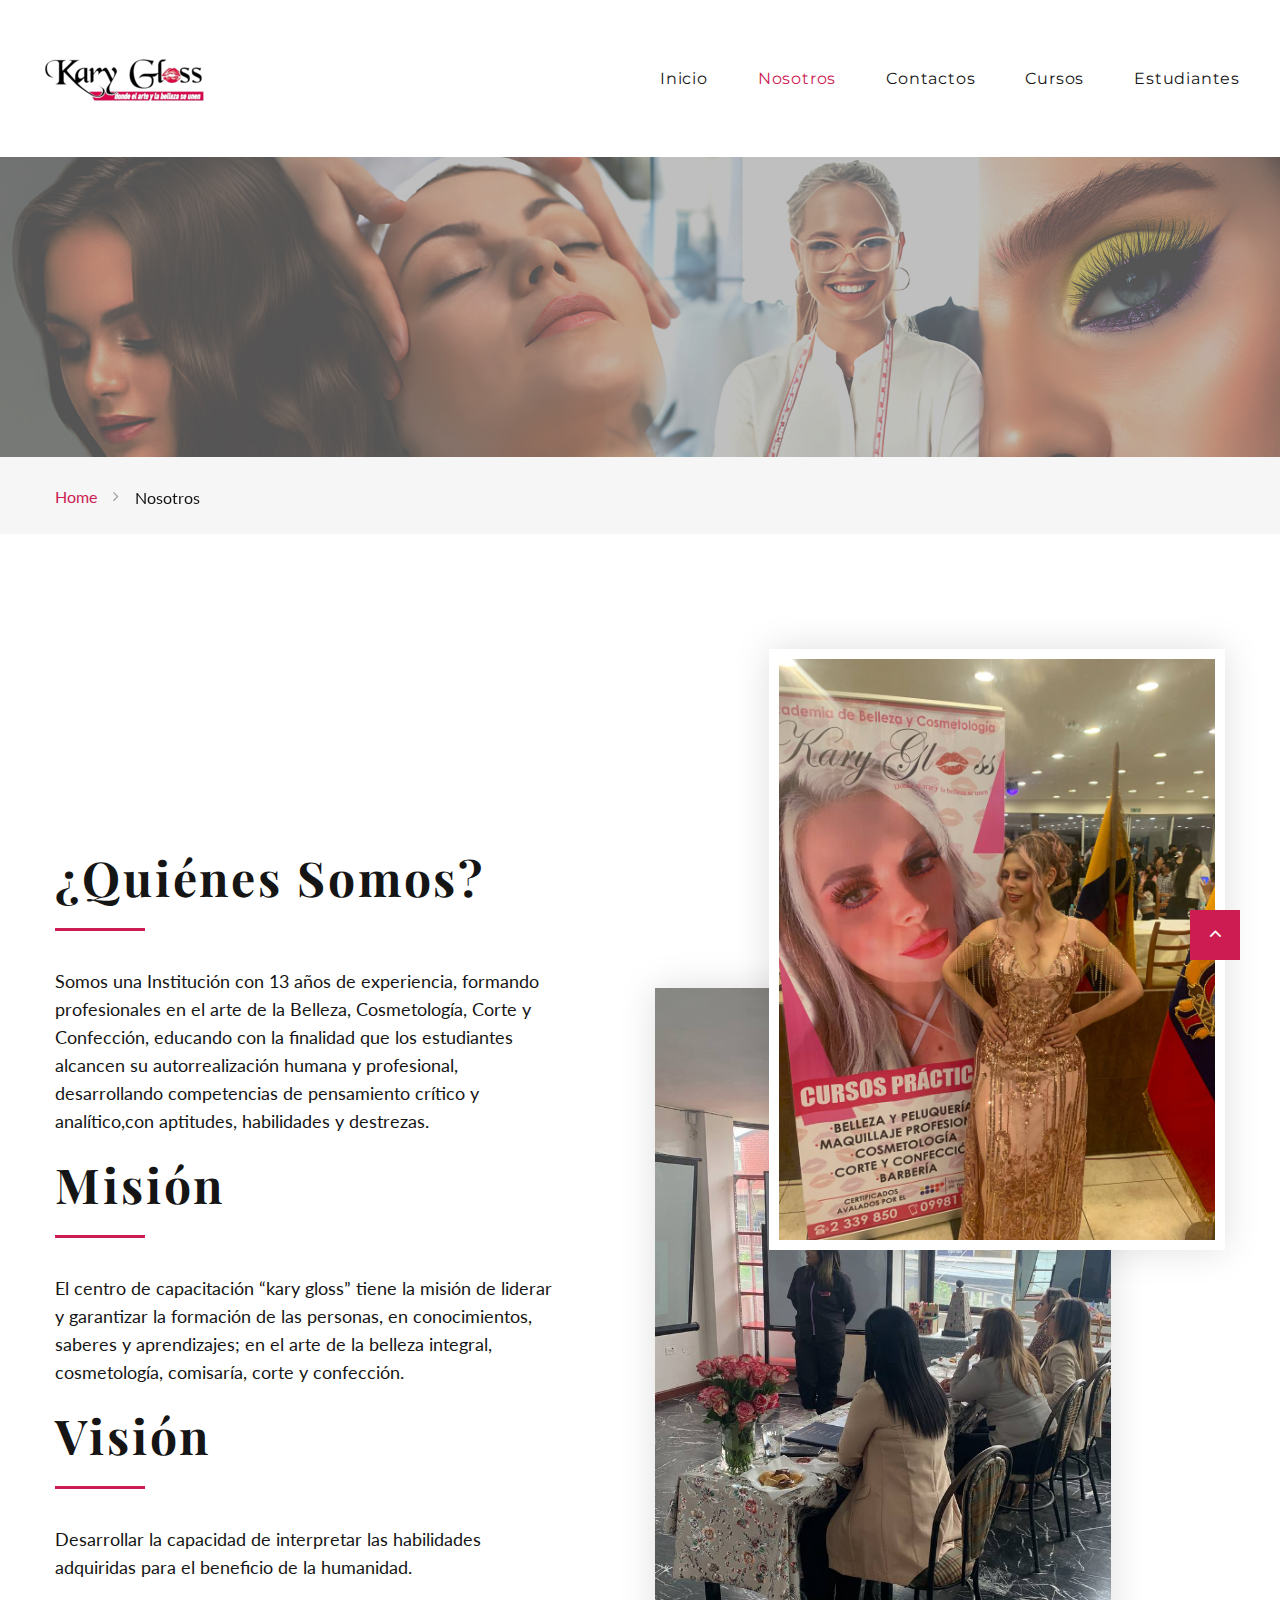
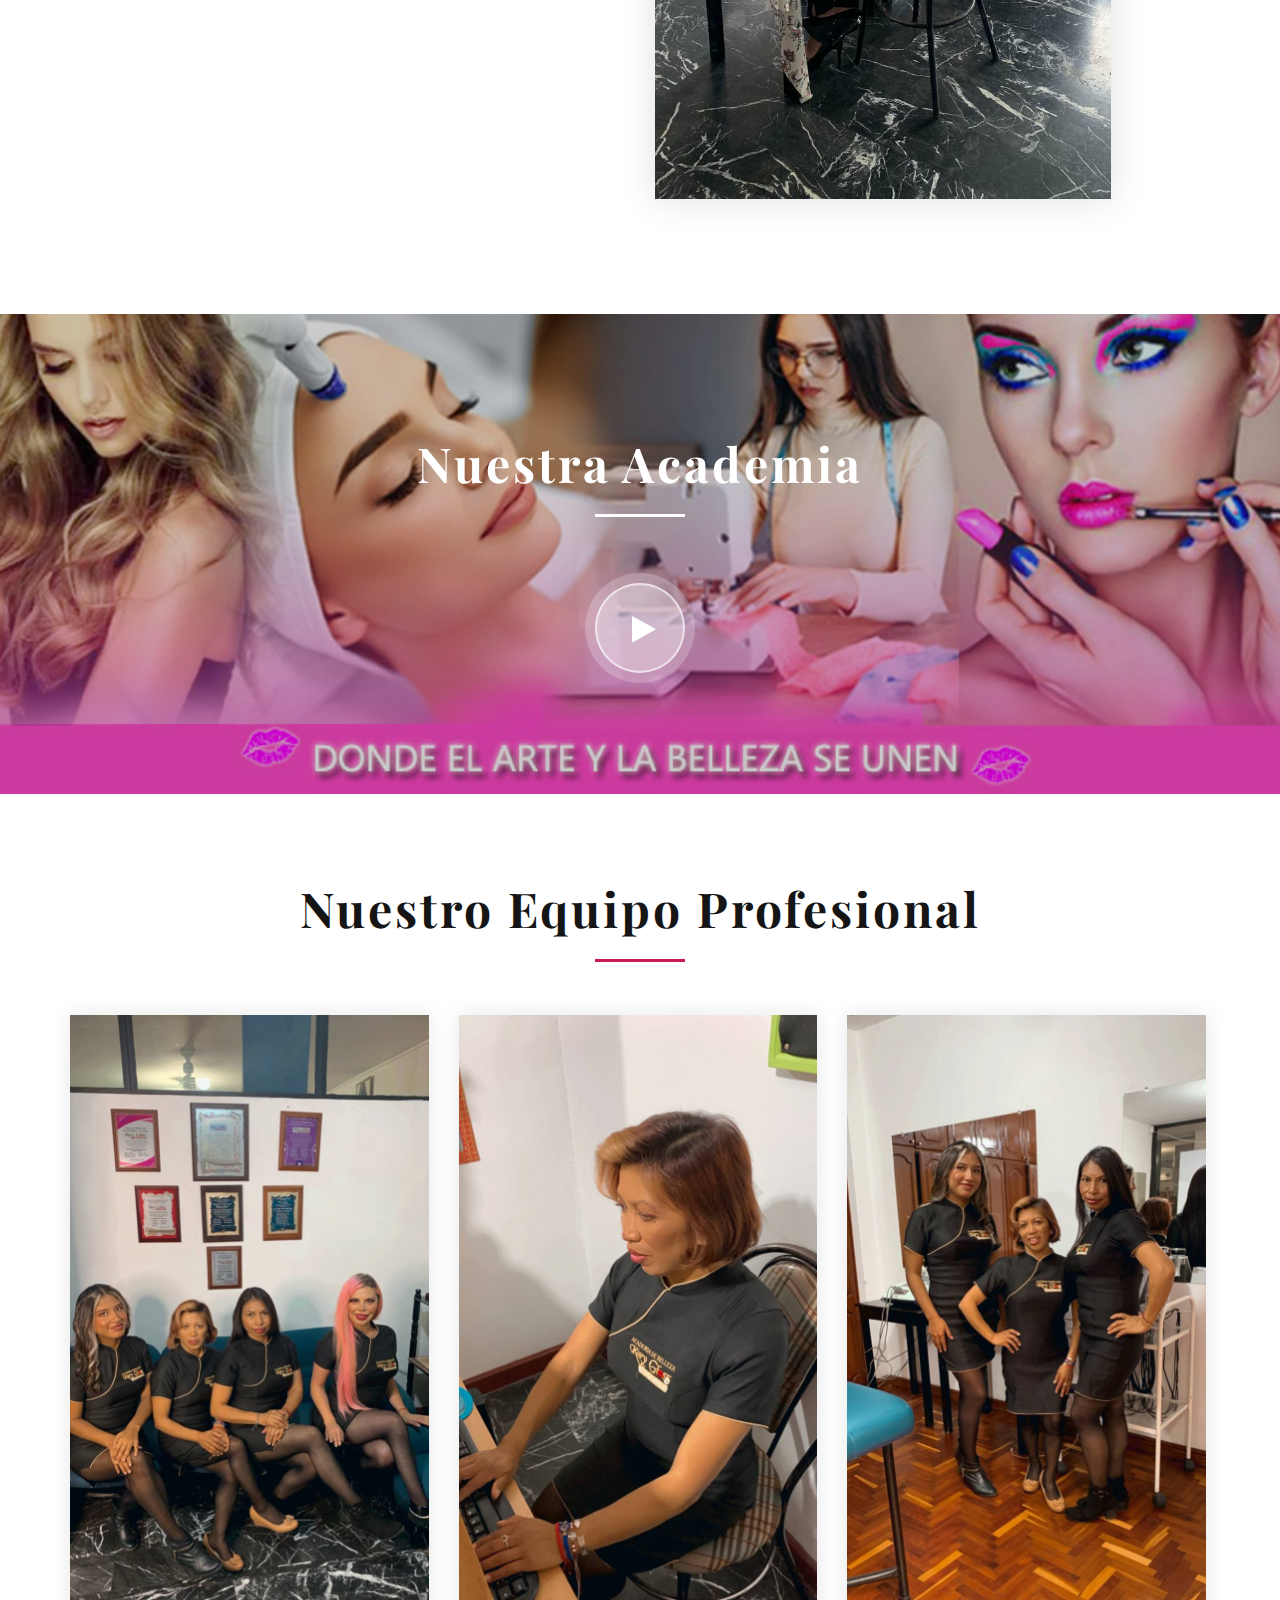
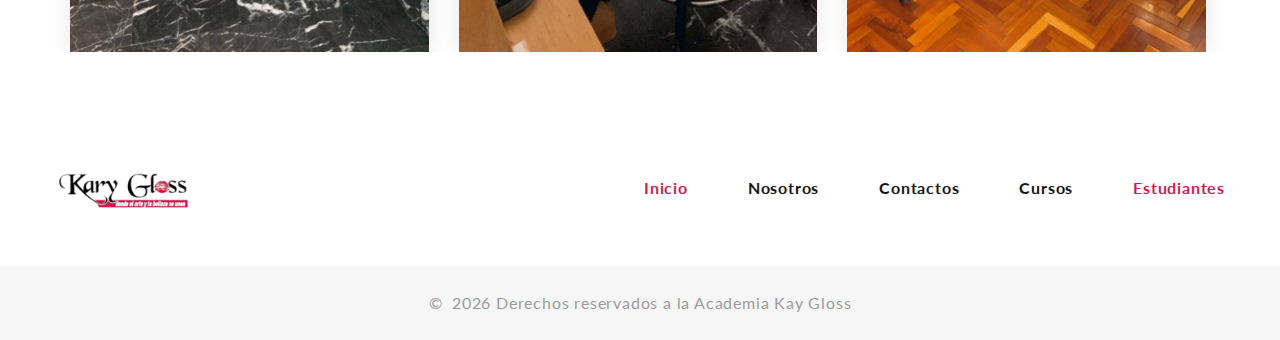
<file: about.html>
<!-- Page Title--><!DOCTYPE html>
<html class="wide wow-animation" lang="en">
  <head>
    <title>Nosotros</title>
    <meta name="format-detection" content="telephone=no">
    <meta name="viewport" content="width=device-width, height=device-height, initial-scale=1.0, maximum-scale=1.0, user-scalable=0">
    <meta http-equiv="X-UA-Compatible" content="IE=edge">
    <meta charset="utf-8">
    <link rel="icon" href="images/favicon.ico" type="image/x-icon">
    <!-- Stylesheets-->
    <link rel="stylesheet" type="text/css" href="//fonts.googleapis.com/css?family=Lato:300i,400,400i,700%7CMontserrat:400,500,600,700%7CPlayfair+Display:400,700,700i%7COswald:400,700,700i">
    <link rel="stylesheet" href="css/bootstrap.css">
    <link rel="stylesheet" href="css/fonts.css">
    <link rel="stylesheet" href="css/style.css">
    <style>.ie-panel{display: none;background: #212121;padding: 10px 0;box-shadow: 3px 3px 5px 0 rgba(0,0,0,.3);clear: both;text-align:center;position: relative;z-index: 1;} html.ie-10 .ie-panel, html.lt-ie-10 .ie-panel {display: block;}</style>
  </head>
  <body>
    <div class="ie-panel"><a href="http://windows.microsoft.com/en-US/internet-explorer/"><img src="images/ie8-panel/warning_bar_0000_us.jpg" height="42" width="820" alt="You are using an outdated browser. For a faster, safer browsing experience, upgrade for free today."></a></div>
    <div class="preloader">
      <div class="preloader-body">
        <div class="cssload-container">
          <div class="cssload-speeding-wheel"></div>
        </div>
        <p>Loading...</p>
      </div>
    </div>
    <div class="page">
      <!-- <a class="section section-banner d-none d-xl-block" href="https://www.templatemonster.com/intense-multipurpose-html-template.html" target="_blank" style="background-image: url(images/banner/background-04-1920x60.jpg); background-image: -webkit-image-set( url(images/banner/background-04-1920x60.jpg) 1x, url(images/banner/background-04-3840x120.jpg) 2x )"><img src="images/banner/foreground-04-1600x60.png" srcset="images/banner/foreground-04-1600x60.png 1x, images/banner/foreground-04-3200x120.png 2x" alt="" width="1600" height="310"></a> -->
      <!-- Page Header-->
      <header class="section page-header">
        <!-- RD Navbar-->
        <div class="rd-navbar-wrap">
          <nav class="rd-navbar rd-navbar-classic rd-navbar-classic-minimal" data-layout="rd-navbar-fixed" data-sm-layout="rd-navbar-fixed" data-md-layout="rd-navbar-fixed" data-md-device-layout="rd-navbar-fixed" data-lg-layout="rd-navbar-static" data-lg-device-layout="rd-navbar-static" data-xl-layout="rd-navbar-static" data-xl-device-layout="rd-navbar-static" data-lg-stick-up-offset="46px" data-xl-stick-up-offset="46px" data-xxl-stick-up-offset="46px" data-lg-stick-up="true" data-xl-stick-up="true" data-xxl-stick-up="true">
            <div class="rd-navbar-main-outer">
              <div class="rd-navbar-main">
                <!-- RD Navbar Panel-->
                <div class="rd-navbar-panel">
                  <!-- RD Navbar Toggle-->
                  <button class="rd-navbar-toggle" data-rd-navbar-toggle=".rd-navbar-nav-wrap"><span></span></button>
                  <!-- RD Navbar Brand-->
                  <div class="rd-navbar-brand">
                    <!--Brand--><a class="brand" href="index.html"><img class="brand-logo-dark" src="images/logo-default-392x116.png" alt="" width="196" height="58"/><img class="brand-logo-light" src="images/logo-default-392x116.png" alt="" width="196" height="58"/></a>
                  </div>
                </div>
                <div class="rd-navbar-main-element">
                  <div class="rd-navbar-nav-wrap">
                    <!-- RD Navbar Nav-->
                    <ul class="rd-navbar-nav">
                      <li class="rd-nav-item"><a class="rd-nav-link" href="index.html">Inicio</a>
                      </li>

                      <li class="rd-nav-item active"><a class="rd-nav-link" href="about.html">Nosotros</a>
                      </li>

                      <!-- <li class="rd-nav-item"><a class="rd-nav-link" href="typography.html">Typography</a>
                      </li> -->
                      <li class="rd-nav-item"><a class="rd-nav-link" href="contacts.html">Contactos</a>
                      </li>
                      <li class="rd-nav-item  dropdown"><a class="rd-nav-link" href="#cursosindex">Cursos</a>
                        <div class="dropdown-content">
                          <a href="bellezapeluqueria.html">Belleza y Peluquería</a>
                          <a href="cosmetologia.html">Cosmetología</a>
                          <a href="cosmiatria.html">Cosmiatría</a>
                          <a href="maquillaje.html">Maquillaje Profesional</a>
                          <a href="manicurapedicura.html">Manicura y Pedicura</a>
                          <a href="corteconfeccion.html">Corte y Confección</a>                            
                        </div>
                      </li>

                           
                      <li class="rd-nav-item  dropdown"><a class="rd-nav-link" href="#proyectos">Estudiantes</a>
                        <div class="dropdown-content">
                          <a href="defensasproyectos.html">Defensas de Proyectos</a>
                          <a href="galeria.html">Galeria</a>                            
                        </div>
                      </li>
                    </ul>
                  </div>
                </div>
              </div>
            </div>
          </nav>
        </div>
      </header>
      <section class="section-page-title" style="background-image: url(images/page-title-3-1920x305.jpg); background-size: cover;">
        <div class="container">
          <h1 class="page-title"></h1>
        </div>
      </section>
      <section class="breadcrumbs-custom">
        <div class="container">
          <ul class="breadcrumbs-custom-path">
            <li><a href="index.html">Home</a></li>
            <li class="active">Nosotros</li>
          </ul>
        </div>
      </section>
      <section class="section section-lg bg-default">
        <div class="container">
          <div class="row row-50 align-items-lg-center justify-content-xl-between">
            <div class="col-lg-6">
              <div class="block-xs">
                <h2>¿Quiénes Somos?</h2>
                <div class="divider-lg"></div>
                <p class="big text-gray-800">
                  Somos una Institución con 13 años de experiencia, formando profesionales 
                  en el arte de la Belleza, Cosmetología, Corte y Confección, educando con 
                  la finalidad que los estudiantes alcancen su autorrealización humana y profesional, desarrollando competencias de pensamiento crítico y 
                  analítico,con aptitudes, habilidades y destrezas.
                </p>
                <h2>Misión</h2>
                <div class="divider-lg"></div>
                <p class="big text-gray-800">
                  El centro de capacitación “kary gloss” tiene la misión de liderar y garantizar la formación de las personas, en conocimientos, saberes y aprendizajes; en el arte de la belleza integral, cosmetología, comisaría, corte y confección. 
                </p>
                <h2>Visión</h2>
                <div class="divider-lg"></div>
                <p class="big text-gray-800">
                  Desarrollar la capacidad de interpretar las habilidades adquiridas para el beneficio de la humanidad.
                </p>
              </div>
              <br>
              <!--<div class="row row-30">
                <div class="col-md-6">
                  <div class="box-contact-info-with-icon"><span class="icon mdi mdi-clock icon-primary"></span>
                    <h5>Horarios de Atención</h5>
                    <ul class="list-xs">
                      <li> <span class="text-gray-800">Lunes-Sábado: </span> 9:00am–18:00pm
                      </li>
                      <li><span class="text-gray-800">Domingos: </span> Cerrado
                      </li>
                    </ul>
                  </div>
                </div>
                <div class="col-md-6">
                  <div class="box-contact-info-with-icon"><span class="icon mdi mdi-clock icon-primary"></span>
                    <h5>Ubicación</h5>
                    <ul class="list-xs">
                      <li><span class="text-gray-800">Quito - Ecuador</span>
                      </li>
                      <li><span class="text-gray-800">Dirección: </span> Sangolquí, Ecuador, 170501
                      </li>
                      
                      <li><span class="text-gray-800">Móvil: </span> 099 811 9201
                      </li>
                      <li><span class="text-gray-800">Correo electrónico: </span> karycat_85@hotmail.com
                      </li>
                    </ul>
                  </div>
                </div>
              </div> -->
            </div>
            <div class="col-lg-6">
              <div class="box-images box-images-variant-3">
                <div class="box-images-item" data-parallax-scroll="{&quot;y&quot;: -20,   &quot;smoothness&quot;: 30 }"><img src="images/overview-1-470x282.jpg" alt="" width="470" height="282"/>
                </div>
                <div class="box-images-item box-images-without-border" data-parallax-scroll="{&quot;y&quot;: 40,  &quot;smoothness&quot;: 30 }"><img src="images/overview-2-470x282.jpg" alt="" width="470" height="282"/>
                </div>
              </div>
            </div>
          </div>
        </div>
      </section>
      <section class="section parallax-container" data-parallax-img="images/parallax-04-1920x1320s.png">
        <div class="parallax-content section-lg context-dark text-center section-filter-dark">
          <div class="container">
            <h2>Nuestra Academia</h2>
            <div class="divider-lg"></div>
            <p class="block-lg">
              </p>
          </div>
          <div class="container">
            <div class="box-video-button" data-lightgallery="group"><a class="button-play" data-lightgallery="item" href="https://www.youtube.com/watch?v=mBwq1Kfdk6Q&list=PLwvdfrJMdP27qio0K72vVnJkS3wR8dKfy&index=2"><span class="icon fa-play"></span></a></div>
          </div>
        </div>
      </section>
      <section class="section section-md bg-default text-center">
        <div class="container">
          <h2>Nuestro Equipo Profesional</h2>
          <div class="divider-lg"></div>
          <p class="block-lg">
          <div class="row row-40">
            <div class="col-12">
              <!-- Owl Carousel-->
              <div class="owl-carousel carousel-creative" data-items="1" data-lg-items="3" data-dots="true" data-nav="false" data-stage-padding="15" data-loop="false" data-margin="30" data-mouse-drag="false">
                <div class="team-minimal team-minimal-with-shadow">
                  <figure><img src="images/team-4-370x370.jpg" alt="" width="370" height="370"></figure>
                  <!-- <div class="team-minimal-caption">
                    <h4 class="team-title"><a href="#">Nombre 1</a></h4>
                    <p>Cosmetologist - Especialidad</p>
                  </div> -->
                </div>
                <div class="team-minimal team-minimal-with-shadow">
                  <figure><img src="images/team-5-370x370.jpg" alt="" width="370" height="370"></figure>
                  <!-- <div class="team-minimal-caption">
                    <h4 class="team-title"><a href="#">Nombre 2</a></h4>
                    <p>Especialidad</p>
                  </div> -->
                </div>
                <div class="team-minimal team-minimal-with-shadow">
                  <figure><img src="images/team-3-370x370.jpg" alt="" width="370" height="370"></figure>
                  <!-- <div class="team-minimal-caption">
                    <h4 class="team-title"><a href="#">Nombre 3</a></h4>
                    <p>Especialidad</p>
                  </div> -->
                </div>
              </div>
            </div>
            <!--  -->
            <!-- <div class="col-12"><a class="button button-default-outline" href="#">View all team</a></div> -->
          </div>
        </div>
      </section>
      <!-- <section class="section parallax-container" data-parallax-img="images/parallax-1-1920x870.jpg">
        <div class="parallax-content section-lg context-dark text-center">
          <div class="container"> 
            <div class="row justify-content-md-center row-30"> 
              <div class="col-md-9 col-lg-8">
                <h2>Subscribe to Our Newsletter</h2>
                <div class="divider-lg"></div>
                <p class="big">Be the first to know about our promotions and discounts!</p>
              </div>
              <div class="col-md-9 col-lg-6">
               
                <form class="rd-form rd-mailform rd-form-inline" data-form-output="form-output-global" data-form-type="subscribe" method="post" action="bat/rd-mailform.php">
                  <div class="form-wrap">
                    <input class="form-input" id="subscribe-form-0-email" type="email" name="email" data-constraints="@Email @Required"/>
                    <label class="form-label" for="subscribe-form-0-email">Your E-mail</label>
                  </div>
                  <div class="form-button">
                    <button class="button button-primary" type="submit">Subscribe</button>
                  </div>
                </form>
              </div>
            </div>
          </div>
        </div>
      </section> -->
      <!-- Banner 2-->
      <!-- <a class="section section-banner" href="https://www.templatemonster.com/intense-multipurpose-html-template.html" target="_blank" style="background-image: url(images/banner/background-03-1920x310.jpg); background-image: -webkit-image-set( url(images/banner/background-03-1920x310.jpg) 1x, url(images/banner/background-03-3840x620.jpg) 2x )"><img src="images/banner/foreground-03-1600x310.png" srcset="images/banner/foreground-03-1600x310.png 1x, images/banner/foreground-03-3200x620.png 2x" alt="" width="1600" height="310"></a> -->
      <!-- Page Footer-->
      <footer class="section bg-default section-xs-type-1 footer-minimal">
        <div class="container">
          <div class="row row-30 align-items-lg-center justify-content-lg-between">
            <div class="col-lg-2">
              <div class="footer-brand"><a href="index.html"><img src="images/logo-dark-142x58.png" alt="" width="142" height="58"/></a></div>
            </div>
            <div class="col-lg-10">
              <div class="footer-nav">
                <ul class="rd-navbar-nav">
                  <li class="rd-nav-item active"><a class="rd-nav-link" href="index.html">Inicio</a></li>
                  <li class="rd-nav-item"><a class="rd-nav-link" href="about.html">Nosotros</a></li>
                  <li class="rd-nav-item"><a class="rd-nav-link" href="contacts.html">Contactos</a></li>
                  <li class="rd-nav-item"><a class="rd-nav-link" href="index.html#cursosindex">Cursos</a></li>
                  <li class="rd-nav-item active"><a class="rd-nav-link" href="index.html#proyectos">Estudiantes</a></li>
                  </li>
                </ul>
              </div>
            </div>
          </div>
        </div>
      </footer>
      <section class="bg-gray-100 section-xs text-center">
        <div class="container">
          <p class="rights"><span>&copy;&nbsp; </span><span class="copyright-year"></span><span>&nbsp;</span><span>Derechos reservados a la Academia Kay Gloss</span></p>
        </div>
      </section>
    </div>
    <!-- Global Mailform Output-->
    <div class="snackbars" id="form-output-global"></div>
    <!-- Javascript-->
    <script src="js/core.min.js"></script>
    <script src="js/script.js"></script>
  </body>
</html>
</file>
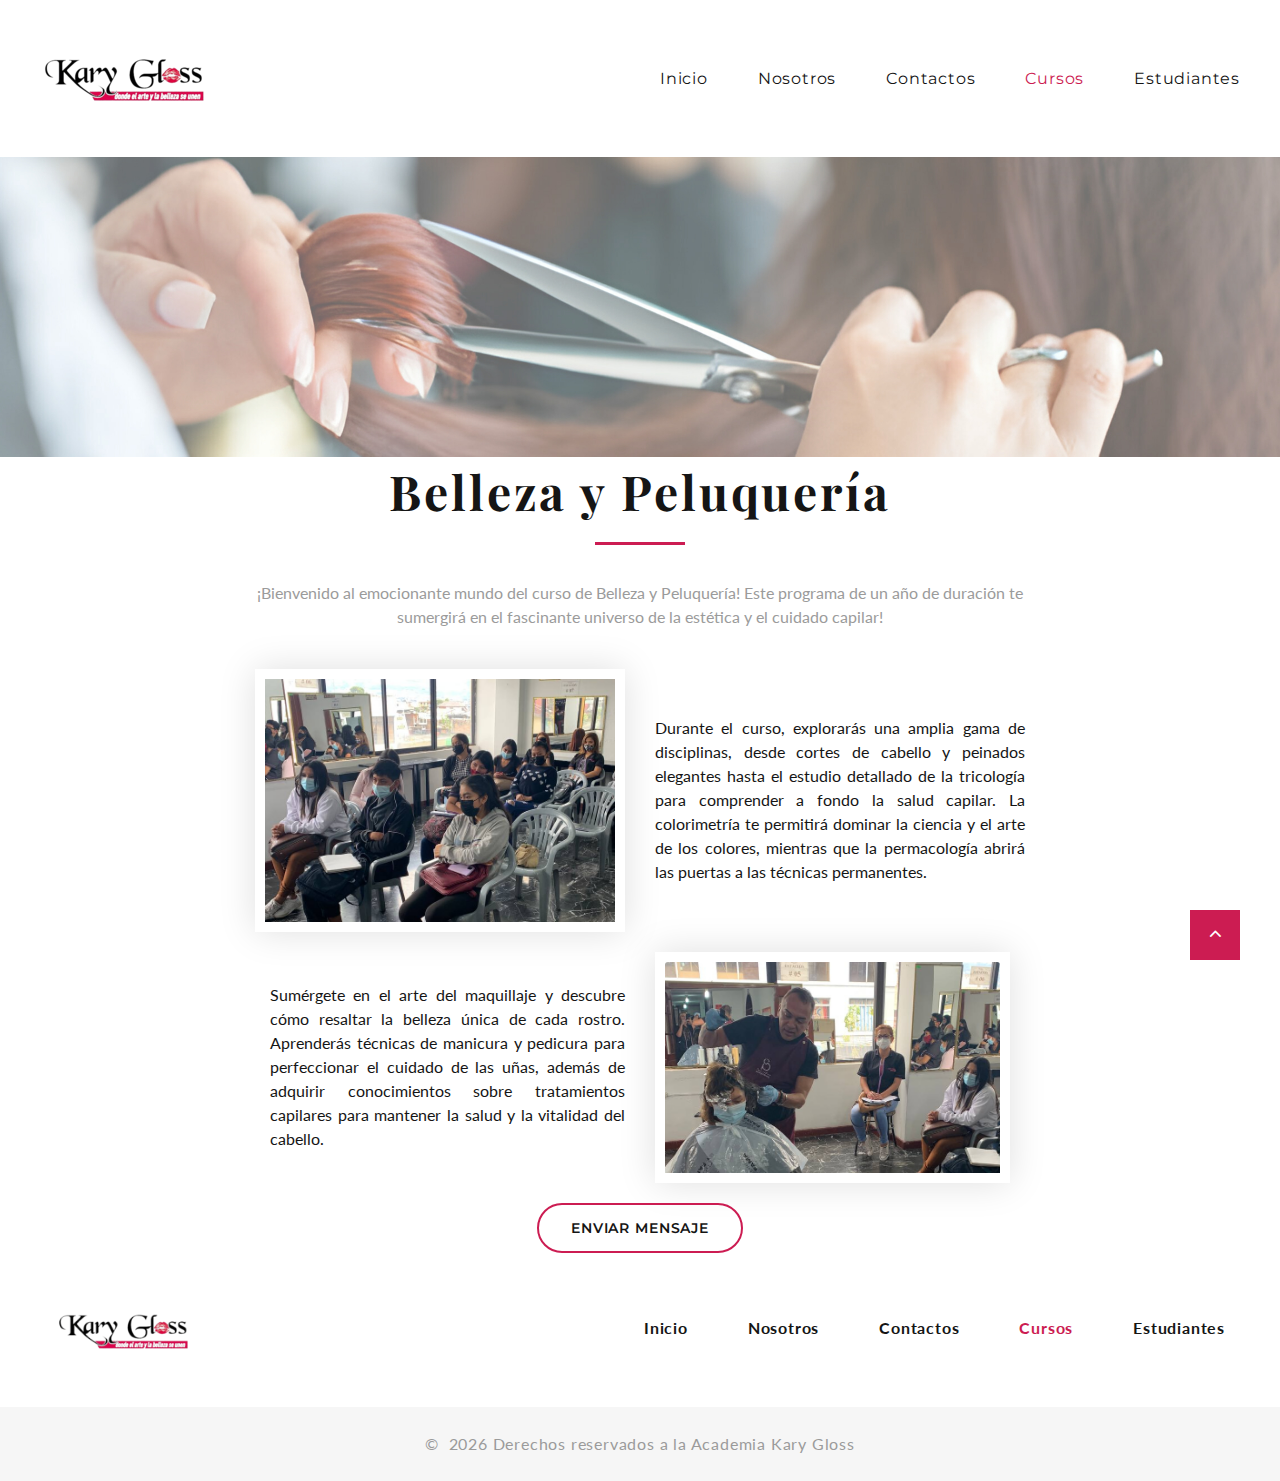
<file: bellezapeluqueria.html>
<!-- Page Title--><!DOCTYPE html>
<html class="wide wow-animation" lang="en">
  <head>
    <title>Home</title>
    <meta name="format-detection" content="telephone=no">
    <meta name="viewport" content="width=device-width, height=device-height, initial-scale=1.0, maximum-scale=1.0, user-scalable=0">
    <meta http-equiv="X-UA-Compatible" content="IE=edge">
    <meta charset="utf-8">
    <link rel="icon" href="images/favicon.ico" type="image/x-icon">
    <!-- Stylesheets-->
    <link rel="stylesheet" type="text/css" href="//fonts.googleapis.com/css?family=Lato:300i,400,400i,700%7CMontserrat:400,500,600,700%7CPlayfair+Display:400,700,700i%7COswald:400,700,700i">
    <link rel="stylesheet" href="css/bootstrap.css">
    <link rel="stylesheet" href="css/fonts.css">
    <link rel="stylesheet" href="css/style.css">
    <style>.ie-panel{display: none;background: #212121;padding: 10px 0;box-shadow: 3px 3px 5px 0 rgba(0,0,0,.3);clear: both;text-align:center;position: relative;z-index: 1;} html.ie-10 .ie-panel, html.lt-ie-10 .ie-panel {display: block;}</style>
  </head>
  <body>
    <div class="ie-panel"><a href="http://windows.microsoft.com/en-US/internet-explorer/"><img src="images/ie8-panel/warning_bar_0000_us.jpg" height="42" width="820" alt="You are using an outdated browser. For a faster, safer browsing experience, upgrade for free today."></a></div>
    <div class="preloader">
      <div class="preloader-body">
        <div class="cssload-container">
          <div class="cssload-speeding-wheel"></div>
        </div>
        <p>Loading...</p>
      </div>
    </div>
    <div class="page">
      <!-- Banner 1-->
      <!-- Page Header-->
      <header class="section page-header">
        <!-- RD Navbar-->
        <div class="rd-navbar-wrap">
          <nav class="rd-navbar rd-navbar-classic rd-navbar-classic-minimal" data-layout="rd-navbar-fixed" data-sm-layout="rd-navbar-fixed" data-md-layout="rd-navbar-fixed" data-md-device-layout="rd-navbar-fixed" data-lg-layout="rd-navbar-static" data-lg-device-layout="rd-navbar-static" data-xl-layout="rd-navbar-static" data-xl-device-layout="rd-navbar-static" data-lg-stick-up-offset="46px" data-xl-stick-up-offset="46px" data-xxl-stick-up-offset="46px" data-lg-stick-up="true" data-xl-stick-up="true" data-xxl-stick-up="true">
            <div class="rd-navbar-main-outer">
              <div class="rd-navbar-main">
                <!-- RD Navbar Panel-->
                <div class="rd-navbar-panel">
                  <!-- RD Navbar Toggle-->
                  <button class="rd-navbar-toggle" data-rd-navbar-toggle=".rd-navbar-nav-wrap"><span></span></button>
                  <!-- RD Navbar Brand-->
                  <div class="rd-navbar-brand">
                    <!--Brand--><a class="brand" href="index.html"><img class="brand-logo-dark" src="images/logo-default-392x116.png" alt="" width="196" height="58"/><img class="brand-logo-light" src="images/logo-default-392x116.png" alt="" width="196" height="58"/></a>
                  </div>
                </div>
                <div class="rd-navbar-main-element">
            
                 <div class="rd-navbar-nav-wrap">
                   
                    <ul class="rd-navbar-nav">
                      <li class="rd-nav-item dropdown"><a class="rd-nav-link" href="index.html">Inicio</a>
                        
                      </li>
                      <li class="rd-nav-item"><a class="rd-nav-link" href="about.html">Nosotros</a>
                      </li>
                      <li class="rd-nav-item"><a class="rd-nav-link"  href="contacts.html">Contactos</a></li>
                        <li class="rd-nav-item active dropdown"><a class="rd-nav-link" href="index.html#cursosindex">Cursos</a>
                          <div class="dropdown-content">
                            <a href="bellezapeluqueria.html">Belleza y Peluquería</a>
                            <a href="cosmetologia.html">Cosmetología</a>
                            <a href="cosmiatria.html">Cosmiatría</a>
                            <a href="maquillaje.html">Maquillaje Profesional</a>
                            <a href="manicurapedicura.html">Manicura y Pedicura</a>
                            <a href="corteconfeccion.html">Corte y Confección</a>                          
                          </div>
                        </li>
                      
                      <li class="rd-nav-item  dropdown"><a class="rd-nav-link" href="index.html#proyectos">Estudiantes</a>
                        <div class="dropdown-content">
                          <a href="defensasproyectos.html">Defensas de Proyectos</a>
                          <a href="galeria.html">Galeria</a>                            
                        </div>
                      </li>
                    </ul>
                  </div>
                </div>
              </div>
            </div>
          </nav>
        </div>
      </header>
      <!-- Swiper-->
      <section class="section-page-title" style="background-image: url(images/corteconfecp.jpg); background-size: cover;">
        <div class="container">
          <h1 class="page-title"></h1>
        </div>
      </section>
      <div class="container text-center">
       
        <div class="row">
          <div class="col">
            
          </div>
          <div class="col-8">
            <section class="margenpd">
              
                
                  <div class="margenpd">
                    <ul class="list-xl ">
                      <li>
                        <h2>Belleza y Peluquería</h2>
                        <div class="divider-lg"></div>
                        <p>¡Bienvenido al emocionante mundo del curso de Belleza y Peluquería! Este programa de un año de duración te sumergirá en el fascinante universo de la estética y el cuidado capilar!</p>
                      </li>
                    </ul>
                  </div>
                
             
            </section>
            <!-- Image Left-->
            <section class="margenpd">
             
                <div class="row">
                  <div class="col"> 
                    <div class="row row-40">
                      <div class="col-md-6">
                        <div class="box-images-item" data-parallax-scroll="{&quot;y&quot;: 20, &quot;x&quot;: 30,  &quot;smoothness&quot;: 30 }">
                          <img  src="images/bellezas3.jpg" alt="" width="770" height="380"/>
                        </div>
                        
                      </div>
                      <div class="col-md-6 centrarv">
                        <p class="text-gray-800">Durante el curso, explorarás una amplia gama de disciplinas, desde cortes de cabello y peinados elegantes hasta el estudio detallado de la tricología para comprender a fondo la salud capilar. La colorimetría te permitirá dominar la ciencia y el arte de los colores, mientras que la permacología abrirá las puertas a las técnicas permanentes.</p>
                      </div>
                    </div>
                  </div>
                </div>        
             
            </section>
            <!-- Image Right-->
            <section class="margenpd">
              <div class="container">
                <div class="row">
                  <div class="col">
                    <div class="row row-40 flex-md-row-reverse">
                     
                      <div class="col-md-6">
                        <div class="box-images-item" data-parallax-scroll="{&quot;y&quot;: 20, &quot;x&quot;: 30,  &quot;smoothness&quot;: 30 }">
                          <img  class="card-img-top" src="images/belleza2.jpg" alt="" width="770" height="380"/>
                        </div>
                        
                      </div>
                      <div class="col-md-6 centrarv">
                        <p class="text-gray-800">Sumérgete en el arte del maquillaje y descubre cómo resaltar la belleza única de cada rostro. Aprenderás técnicas de manicura y pedicura para perfeccionar el cuidado de las uñas, además de adquirir conocimientos sobre tratamientos capilares para mantener la salud y la vitalidad del cabello.</p>
                      </div>
                    </div>
                  </div>
                </div>
              </div>
            </section>
            <center>
                <a class="button button-default-outline" href="https://api.whatsapp.com/send?phone=593998119201&" target="_blank">Enviar mensaje</a>
            </center>
          </div>
          <div class="col">
           
          
          </div>
        </div>
          
          
        </div>
      </div>
      
      <!-- Page Footer-->
      <footer class="section bg-default section-xs-type-1 footer-minimal">
        <div class="container">
          <div class="row row-30 align-items-lg-center justify-content-lg-between">
            <div class="col-lg-2">
              <div class="footer-brand"><a href="index.html"><img src="images/logo-dark-142x58.png" alt="" width="142" height="58"/></a></div>
            </div>
            <div class="col-lg-10">
              <div class="footer-nav">
                <ul class="rd-navbar-nav">
                  <li class="rd-nav-item "><a class="rd-nav-link" href="index.html">Inicio</a></li>
                  <li class="rd-nav-item"><a class="rd-nav-link" href="about.html">Nosotros</a></li>
                  <li class="rd-nav-item"><a class="rd-nav-link" href="contacts.html">Contactos</a></li>
                  <li class="rd-nav-item active"><a class="rd-nav-link" href="index.html#cursosindex">Cursos</a></li>
                  <li class="rd-nav-item"><a class="rd-nav-link" href="index.html#proyectos">Estudiantes</a></li>
                </ul>
              </div>
            </div>
          </div>
        </div>
      </footer>
      <section class="bg-gray-100 section-xs text-center">
        <div class="container">
          <p class="rights"><span>&copy;&nbsp; </span><span class="copyright-year"></span><span>&nbsp;</span><span>Derechos reservados a la Academia Kary Gloss</span></p>

        </div>
      </section>
    </div>
    <!-- Global Mailform Output-->
    <div class="snackbars" id="form-output-global"></div>
    <!-- Javascript-->
    <script src="js/core.min.js"></script>
    <script src="js/script.js"></script>
    <!-- coded by houdini-->
  </body>
</html>
</file>
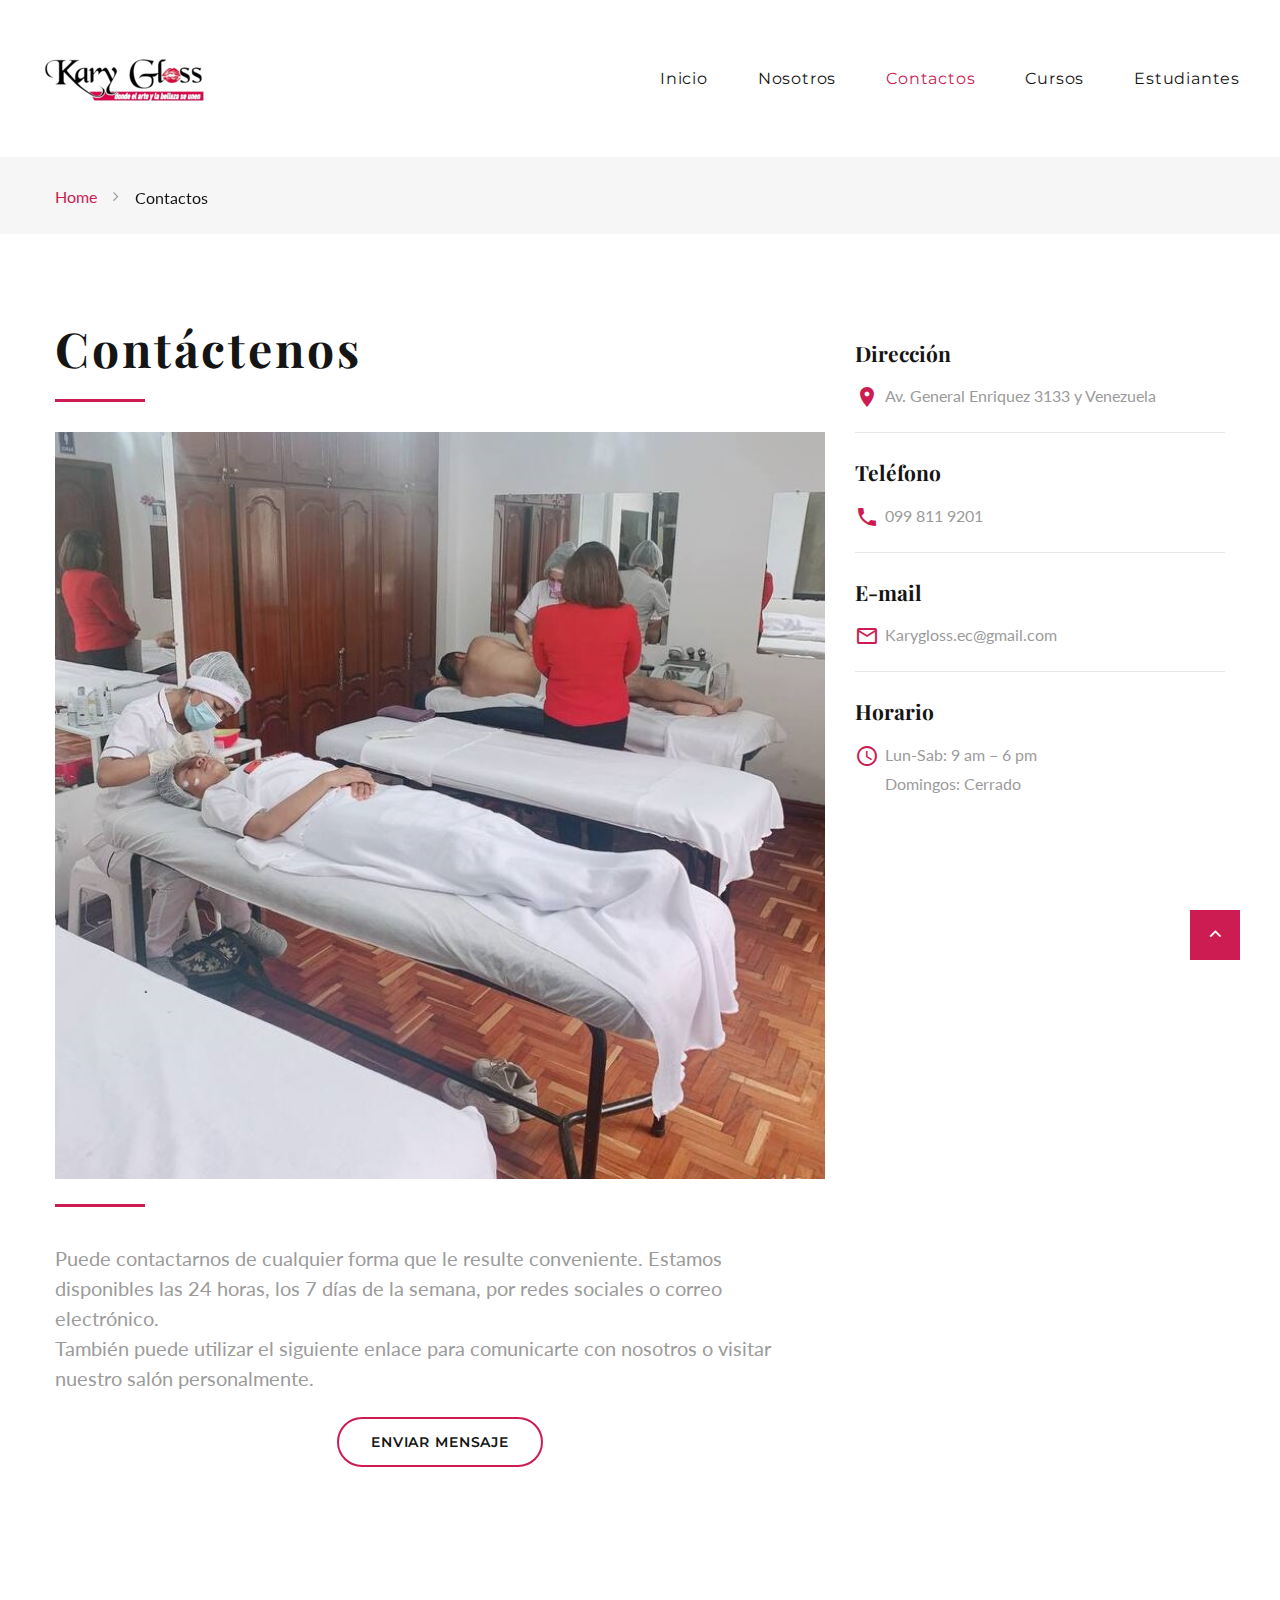
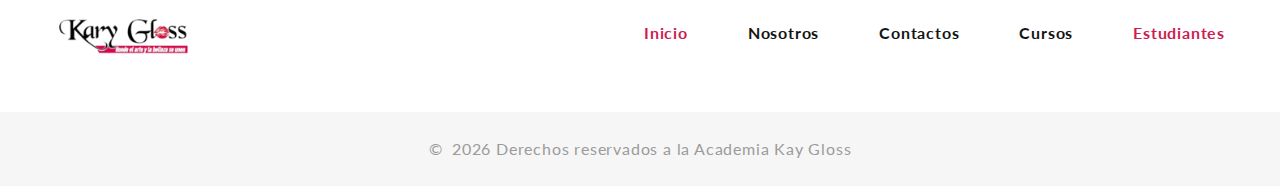
<file: contacts.html>
<!-- Page Title--><!DOCTYPE html>
<html class="wide wow-animation" lang="en">
  <head>
    <title>Contactos</title>
    <meta name="format-detection" content="telephone=no">
    <meta name="viewport" content="width=device-width, height=device-height, initial-scale=1.0, maximum-scale=1.0, user-scalable=0">
    <meta http-equiv="X-UA-Compatible" content="IE=edge">
    <meta charset="utf-8">
    <link rel="icon" href="images/favicon.ico" type="image/x-icon">
    <!-- Stylesheets-->
    <link rel="stylesheet" type="text/css" href="//fonts.googleapis.com/css?family=Lato:300i,400,400i,700%7CMontserrat:400,500,600,700%7CPlayfair+Display:400,700,700i%7COswald:400,700,700i">
    <link rel="stylesheet" href="css/bootstrap.css">
    <link rel="stylesheet" href="css/fonts.css">
    <link rel="stylesheet" href="css/style.css">
    <style>.ie-panel{display: none;background: #212121;padding: 10px 0;box-shadow: 3px 3px 5px 0 rgba(0,0,0,.3);clear: both;text-align:center;position: relative;z-index: 1;} html.ie-10 .ie-panel, html.lt-ie-10 .ie-panel {display: block;}</style>
  </head>
  <body>
    <!-- <div class="ie-panel"><a href="http://windows.microsoft.com/en-US/internet-explorer/"><img src="images/ie8-panel/warning_bar_0000_us.jpg" height="42" width="820" alt="You are using an outdated browser. For a faster, safer browsing experience, upgrade for free today."></a></div> -->
    <div class="preloader">
      <div class="preloader-body">
        <div class="cssload-container">
          <div class="cssload-speeding-wheel"></div>
        </div>
        <p>Loading...</p>
      </div>
    </div>
    <div class="page">
      <!-- <a class="section section-banner d-none d-xl-block" href="https://www.templatemonster.com/intense-multipurpose-html-template.html" target="_blank" style="background-image: url(images/banner/background-04-1920x60.jpg); background-image: -webkit-image-set( url(images/banner/background-04-1920x60.jpg) 1x, url(images/banner/background-04-3840x120.jpg) 2x )"><img src="images/banner/foreground-04-1600x60.png" srcset="images/banner/foreground-04-1600x60.png 1x, images/banner/foreground-04-3200x120.png 2x" alt="" width="1600" height="310"></a> -->
      <!-- Page Header-->
      <header class="section page-header">
        <!-- RD Navbar-->
        <div class="rd-navbar-wrap">
          <nav class="rd-navbar rd-navbar-classic rd-navbar-classic-minimal" data-layout="rd-navbar-fixed" data-sm-layout="rd-navbar-fixed" data-md-layout="rd-navbar-fixed" data-md-device-layout="rd-navbar-fixed" data-lg-layout="rd-navbar-static" data-lg-device-layout="rd-navbar-static" data-xl-layout="rd-navbar-static" data-xl-device-layout="rd-navbar-static" data-lg-stick-up-offset="46px" data-xl-stick-up-offset="46px" data-xxl-stick-up-offset="46px" data-lg-stick-up="true" data-xl-stick-up="true" data-xxl-stick-up="true">
            <div class="rd-navbar-main-outer">
              <div class="rd-navbar-main">
                <!-- RD Navbar Panel-->
                <div class="rd-navbar-panel">
                  <!-- RD Navbar Toggle-->
                  <button class="rd-navbar-toggle" data-rd-navbar-toggle=".rd-navbar-nav-wrap"><span></span></button>
                  <!-- RD Navbar Brand-->
                  <div class="rd-navbar-brand">
                    <!--Brand--><a class="brand" href="index.html"><img class="brand-logo-dark" src="images/logo-default-392x116.png" alt="" width="196" height="58"/><img class="brand-logo-light" src="images/logo-default-392x116.png" alt="" width="196" height="58"/></a>
                  </div>
                </div>
                <div class="rd-navbar-main-element">
                  <div class="rd-navbar-nav-wrap">
                    <!-- RD Navbar Nav-->
                    <ul class="rd-navbar-nav">
                      <li class="rd-nav-item"><a class="rd-nav-link" href="index.html">Inicio</a>
                      </li>
                      <li class="rd-nav-item"><a class="rd-nav-link" href="about.html">Nosotros</a>
                      </li>
                    


                      <!-- <li class="rd-nav-item"><a class="rd-nav-link" href="typography.html">Typography</a>
                      </li> -->
                      <li class="rd-nav-item active"><a class="rd-nav-link" href="contacts.html">Contactos</a>
                      </li>
                      <li class="rd-nav-item  dropdown"><a class="rd-nav-link" href="#cursosindex">Cursos</a>
                        <div class="dropdown-content">
                          <a href="bellezapeluqueria.html">Belleza y Peluquería</a>
                          <a href="cosmetologia.html">Cosmetología</a>
                          <a href="cosmiatria.html">Cosmiatría</a>
                          <a href="maquillaje.html">Maquillaje Profesional</a>
                          <a href="manicurapedicura.html">Manicura y Pedicura</a>
                          <a href="corteconfeccion.html">Corte y Confección</a>                            
                        </div>
                      </li>

                           
                      <li class="rd-nav-item  dropdown"><a class="rd-nav-link" href="#proyectos">Estudiantes</a>
                        <div class="dropdown-content">
                          <a href="defensasproyectos.html">Defensas de Proyectos</a>
                          <a href="galeria.html">Galeria</a>                            
                        </div>
                      </li>
                    </ul>
                  </div>
                </div>
              </div>
            </div>
          </nav>
        </div>
      </header>
      <!-- <section class="section-page-title" style="background-image: url(images/page-title-4-1920x305.jpg); background-size: cover;">
        <div class="container">
          <h1 class="page-title">Contacts</h1>
        </div>
      </section> -->
      <section class="breadcrumbs-custom">
        <div class="container">
          <ul class="breadcrumbs-custom-path">
            <li><a href="index.html">Home</a></li>
            <li class="active">Contactos</li>
          </ul>
        </div>
      </section>
      <!-- Mailform-->
      <section class="section section-md">
        <div class="container">
          <div class="row row-50">
            <div class="col-lg-8">
              <h2>Contáctenos</h2>
              <div class="divider-lg"></div>
              <br>
              <figure class="figure-light"><img class="img-centered" src="images/typography-1-770x485.jpg" alt="" width="770" height="485"/>
                <figcaption>
                </figcaption>
              </figure>
              <div class="divider-lg"></div>
              <p style="font-size: 20px;">Puede contactarnos de cualquier forma que le resulte conveniente. Estamos disponibles las 24 horas, los 7 días de la semana, por redes sociales o correo electrónico.
                <br class="d-none d-lg-inline">También puede utilizar el siguiente enlace para comunicarte con nosotros o visitar nuestro salón personalmente.</p>
                <br>
                <center>
                  <div class="col-12">
                    <a class="button button-default-outline" href="https://api.whatsapp.com/send?phone=593998119201&" target="_blank">Enviar mensaje</a></div>
                </div>
                </center>

            
            <div class="col-lg-4">
              <ul class="contact-list">
                <li> 
                  <p class="contact-list-title">Dirección</p>
                  <div class="contact-list-content"><span class="icon mdi mdi-map-marker icon-primary"></span><a href="https://www.google.com/maps/place/Avenida+General+Enr%C3%ADquez+%26+Venezuela,+171103+Sangolqu%C3%AD/@-0.3270563,-78.4547099,17z/data=!3m1!4b1!4m6!3m5!1s0x91d5bd1f1912c7f5:0x4c2f46b2582be8a7!8m2!3d-0.3270617!4d-78.4500965!16s%2Fg%2F11h9ztkl8f?hl=es&entry=ttu">Av. General Enriquez 3133 y Venezuela</a></div>
                </li>
                <li>
                  <p class="contact-list-title">Teléfono</p>
                  <div class="contact-list-content"><span class="icon mdi mdi-phone icon-primary"></span><a href="tel:#">099 811 9201
                  </a><span></div>
                </li>
                <li>
                  <p class="contact-list-title">E-mail</p>
                  <div class="contact-list-content"><span class="icon mdi mdi-email-outline icon-primary"></span><a href="mailto:#">Karygloss.ec@gmail.com</a></div>
                </li>
                <li>
                  <p class="contact-list-title">Horario</p>
                  <div class="contact-list-content"><span class="icon mdi mdi-clock icon-primary"></span>
                    <ul class="list-xs">
                      <li>Lun-Sab: 9 am – 6 pm</li>
                      <li>Domingos: Cerrado</li>
                    </ul>
                  </div>
                </li>
              </ul>
            </div>
          </div>
        </div>
      </section>
      
      <!-- Banner 2-->
      <!-- <a class="section section-banner" href="https://www.templatemonster.com/intense-multipurpose-html-template.html" target="_blank" style="background-image: url(images/banner/background-03-1920x310.jpg); background-image: -webkit-image-set( url(images/banner/background-03-1920x310.jpg) 1x, url(images/banner/background-03-3840x620.jpg) 2x )"><img src="images/banner/foreground-03-1600x310.png" srcset="images/banner/foreground-03-1600x310.png 1x, images/banner/foreground-03-3200x620.png 2x" alt="" width="1600" height="310"></a> -->
      <!-- Page Footer-->
      <footer class="section bg-default section-xs-type-1 footer-minimal">
        <div class="container">
          <div class="row row-30 align-items-lg-center justify-content-lg-between">
            <div class="col-lg-2">
              <div class="footer-brand"><a href="index.html"><img src="images/logo-dark-142x58.png" alt="" width="142" height="58"/></a></div>
            </div>
            <div class="col-lg-10">
              <div class="footer-nav">
                <ul class="rd-navbar-nav">
                  <li class="rd-nav-item active"><a class="rd-nav-link" href="index.html">Inicio</a></li>
                  <li class="rd-nav-item"><a class="rd-nav-link" href="about.html">Nosotros</a></li>
                  <li class="rd-nav-item"><a class="rd-nav-link" href="contacts.html">Contactos</a></li>
                  <li class="rd-nav-item"><a class="rd-nav-link" href="index.html#cursosindex">Cursos</a></li>
                  <li class="rd-nav-item active"><a class="rd-nav-link" href="index.html#proyectos">Estudiantes</a></li>
                  </li>
                </ul>
              </div>
            </div>
          </div>
        </div>
      </footer>
      <section class="bg-gray-100 section-xs text-center">
        <div class="container">
          <p class="rights"><span>&copy;&nbsp; </span><span class="copyright-year"></span><span>&nbsp;</span><span>Derechos reservados a la Academia Kay Gloss</span></p>
        </div>
      </section>
    </div>
    <!-- Global Mailform Output-->
    <div class="snackbars" id="form-output-global"></div>
    <!-- Javascript-->
    <script src="js/core.min.js"></script>
    <script src="js/script.js"></script>
  </body>
</html>
</file>
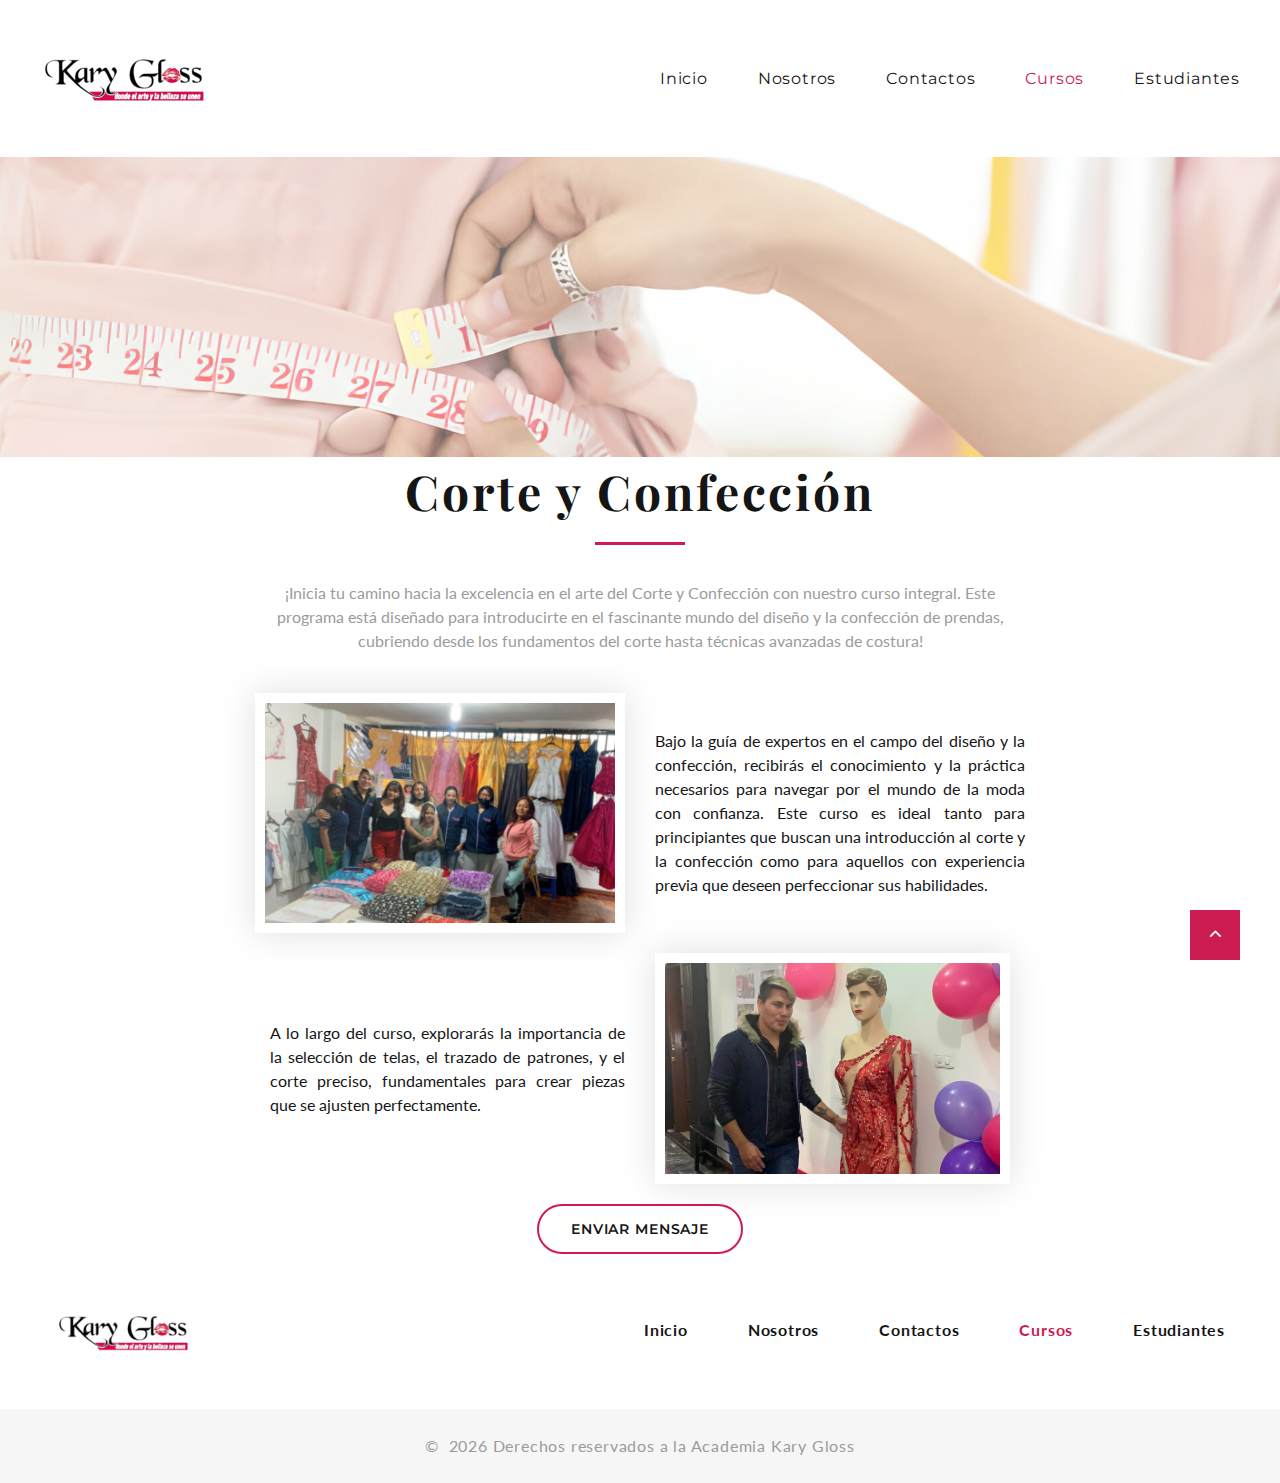
<file: corteconfeccion.html>
<!-- Page Title--><!DOCTYPE html>
<html class="wide wow-animation" lang="en">
  <head>
    <title>Home</title>
    <meta name="format-detection" content="telephone=no">
    <meta name="viewport" content="width=device-width, height=device-height, initial-scale=1.0, maximum-scale=1.0, user-scalable=0">
    <meta http-equiv="X-UA-Compatible" content="IE=edge">
    <meta charset="utf-8">
    <link rel="icon" href="images/favicon.ico" type="image/x-icon">
    <!-- Stylesheets-->
    <link rel="stylesheet" type="text/css" href="//fonts.googleapis.com/css?family=Lato:300i,400,400i,700%7CMontserrat:400,500,600,700%7CPlayfair+Display:400,700,700i%7COswald:400,700,700i">
    <link rel="stylesheet" href="css/bootstrap.css">
    <link rel="stylesheet" href="css/fonts.css">
    <link rel="stylesheet" href="css/style.css">
    <style>.ie-panel{display: none;background: #212121;padding: 10px 0;box-shadow: 3px 3px 5px 0 rgba(0,0,0,.3);clear: both;text-align:center;position: relative;z-index: 1;} html.ie-10 .ie-panel, html.lt-ie-10 .ie-panel {display: block;}</style>
  </head>
  <body>
    <div class="ie-panel"><a href="http://windows.microsoft.com/en-US/internet-explorer/"><img src="images/ie8-panel/warning_bar_0000_us.jpg" height="42" width="820" alt="You are using an outdated browser. For a faster, safer browsing experience, upgrade for free today."></a></div>
    <div class="preloader">
      <div class="preloader-body">
        <div class="cssload-container">
          <div class="cssload-speeding-wheel"></div>
        </div>
        <p>Loading...</p>
      </div>
    </div>
    <div class="page">
      <!-- Banner 1-->
      <!-- Page Header-->
      <header class="section page-header">
        <!-- RD Navbar-->
        <div class="rd-navbar-wrap">
          <nav class="rd-navbar rd-navbar-classic rd-navbar-classic-minimal" data-layout="rd-navbar-fixed" data-sm-layout="rd-navbar-fixed" data-md-layout="rd-navbar-fixed" data-md-device-layout="rd-navbar-fixed" data-lg-layout="rd-navbar-static" data-lg-device-layout="rd-navbar-static" data-xl-layout="rd-navbar-static" data-xl-device-layout="rd-navbar-static" data-lg-stick-up-offset="46px" data-xl-stick-up-offset="46px" data-xxl-stick-up-offset="46px" data-lg-stick-up="true" data-xl-stick-up="true" data-xxl-stick-up="true">
            <div class="rd-navbar-main-outer">
              <div class="rd-navbar-main">
                <!-- RD Navbar Panel-->
                <div class="rd-navbar-panel">
                  <!-- RD Navbar Toggle-->
                  <button class="rd-navbar-toggle" data-rd-navbar-toggle=".rd-navbar-nav-wrap"><span></span></button>
                  <!-- RD Navbar Brand-->
                  <div class="rd-navbar-brand">
                    <!--Brand--><a class="brand" href="index.html"><img class="brand-logo-dark" src="images/logo-default-392x116.png" alt="" width="196" height="58"/><img class="brand-logo-light" src="images/logo-default-392x116.png" alt="" width="196" height="58"/></a>
                  </div>
                </div>
                <div class="rd-navbar-main-element">
            
                 <div class="rd-navbar-nav-wrap">
                   
                    <ul class="rd-navbar-nav">
                      <li class="rd-nav-item dropdown"><a class="rd-nav-link" href="index.html">Inicio</a>
                        
                      </li>
                      <li class="rd-nav-item"><a class="rd-nav-link" href="about.html">Nosotros</a>
                      </li>
                      <li class="rd-nav-item"><a class="rd-nav-link"  href="contacts.html">Contactos</a></li>
                        <li class="rd-nav-item active dropdown"><a class="rd-nav-link" href="index.html#cursosindex">Cursos</a>
                          <div class="dropdown-content">
                            <a href="bellezapeluqueria.html">Belleza y Peluquería</a>
                            <a href="cosmetologia.html">Cosmetología</a>
                            <a href="cosmiatria.html">Cosmiatría</a>
                            <a href="maquillaje.html">Maquillaje Profesional</a>
                            <a href="manicurapedicura.html">Manicura y Pedicura</a>
                            <a href="corteconfeccion.html">Corte y Confección</a>                          
                          </div>
                        </li>
                      
                      <li class="rd-nav-item  dropdown"><a class="rd-nav-link" href="index.html#proyectos">Estudiantes</a>
                        <div class="dropdown-content">
                          <a href="defensasproyectos.html">Defensas de Proyectos</a>
                          <a href="galeria.html">Galeria</a>                            
                        </div>
                      </li>
                    </ul>
                  </div>
                </div>
              </div>
            </div>
          </nav>
        </div>
      </header>
      <!-- Swiper-->
      <section class="section-page-title" style="background-image: url(images/portadacc.png); background-size: cover;">
        <div class="container">
          <h1 class="page-title"></h1>
        </div>
      </section>
      <div class="container text-center">
        <div class="row">
          <div class="col">
            
          </div>
          <div class="col-8">
            <section class="margenpd">
              
                
                  <div class="margenpd">
                    <ul class="list-xl ">
                      <li>
                        <h2>Corte y Confección</h2>
                        <div class="divider-lg"></div>
                        <p>¡Inicia tu camino hacia la excelencia en el arte del Corte y Confección con nuestro curso integral. Este programa está diseñado para introducirte en el fascinante mundo del diseño y la confección de prendas, cubriendo desde los fundamentos del corte hasta técnicas avanzadas de costura!</p>
                      </li>
                    </ul>
                  </div>
                
             
            </section>
            <!-- Image Left-->
            <section class="margenpd">
             
                <div class="row">
                  <div class="col"> 
                    <div class="row row-40">
                      <div class="col-md-6">
                        <div class="box-images-item" data-parallax-scroll="{&quot;y&quot;: 20, &quot;x&quot;: 30,  &quot;smoothness&quot;: 30 }">
                          <img  src="images/corte1.jpg" alt="" width="770" height="380"/>
                        </div>
                        
                      </div>
                      <div class="col-md-6 centrarv">
                        <p class="text-gray-800">Bajo la guía de expertos en el campo del diseño y la confección, recibirás el conocimiento y la práctica necesarios para navegar por el mundo de la moda con confianza. Este curso es ideal tanto para principiantes que buscan una introducción al corte y la confección como para aquellos con experiencia previa que deseen perfeccionar sus habilidades.</p>
                      </div>
                    </div>
                  </div>
                </div>        
             
            </section>
            <!-- Image Right-->
            <section class="margenpd">
              <div class="container">
                <div class="row">
                  <div class="col">
                    <div class="row row-40 flex-md-row-reverse">
                     
                      <div class="col-md-6">
                        <div class="box-images-item" data-parallax-scroll="{&quot;y&quot;: 20, &quot;x&quot;: 30,  &quot;smoothness&quot;: 30 }">
                          <img  class="card-img-top" src="images/corte4.jpg" alt="" width="770" height="380"/>
                        </div>
                        
                      </div>
                      <div class="col-md-6 centrarv">
                        <p class="text-gray-800">A lo largo del curso, explorarás la importancia de la selección de telas, el trazado de patrones, y el corte preciso, fundamentales para crear piezas que se ajusten perfectamente.</p>
                      </div>
                    </div>
                  </div>
                </div>
              </div>
            </section>
            <center>
                <a class="button button-default-outline" href="https://api.whatsapp.com/send?phone=593998119201&" target="_blank">Enviar mensaje</a>
            </center>
          </div>
          <div class="col">
           
          
          </div>
        </div>
          
          
        </div>
      </div>
      
      <!-- Page Footer-->
      <footer class="section bg-default section-xs-type-1 footer-minimal">
        <div class="container">
          <div class="row row-30 align-items-lg-center justify-content-lg-between">
            <div class="col-lg-2">
              <div class="footer-brand"><a href="index.html"><img src="images/logo-dark-142x58.png" alt="" width="142" height="58"/></a></div>
            </div>
            <div class="col-lg-10">
              <div class="footer-nav">
                <ul class="rd-navbar-nav">
                  <li class="rd-nav-item "><a class="rd-nav-link" href="index.html">Inicio</a></li>
                  <li class="rd-nav-item"><a class="rd-nav-link" href="about.html">Nosotros</a></li>
                  <li class="rd-nav-item"><a class="rd-nav-link" href="contacts.html">Contactos</a></li>
                  <li class="rd-nav-item active"><a class="rd-nav-link" href="index.html#cursosindex">Cursos</a></li>
                  <li class="rd-nav-item"><a class="rd-nav-link" href="index.html#proyectos">Estudiantes</a></li>
                </ul>
              </div>
            </div>
          </div>
        </div>
      </footer>
      <section class="bg-gray-100 section-xs text-center">
        <div class="container">
          <p class="rights"><span>&copy;&nbsp; </span><span class="copyright-year"></span><span>&nbsp;</span><span>Derechos reservados a la Academia Kary Gloss</span></p>

        </div>
      </section>
    </div>
    <!-- Global Mailform Output-->
    <div class="snackbars" id="form-output-global"></div>
    <!-- Javascript-->
    <script src="js/core.min.js"></script>
    <script src="js/script.js"></script>
    <!-- coded by houdini-->
  </body>
</html>
</file>
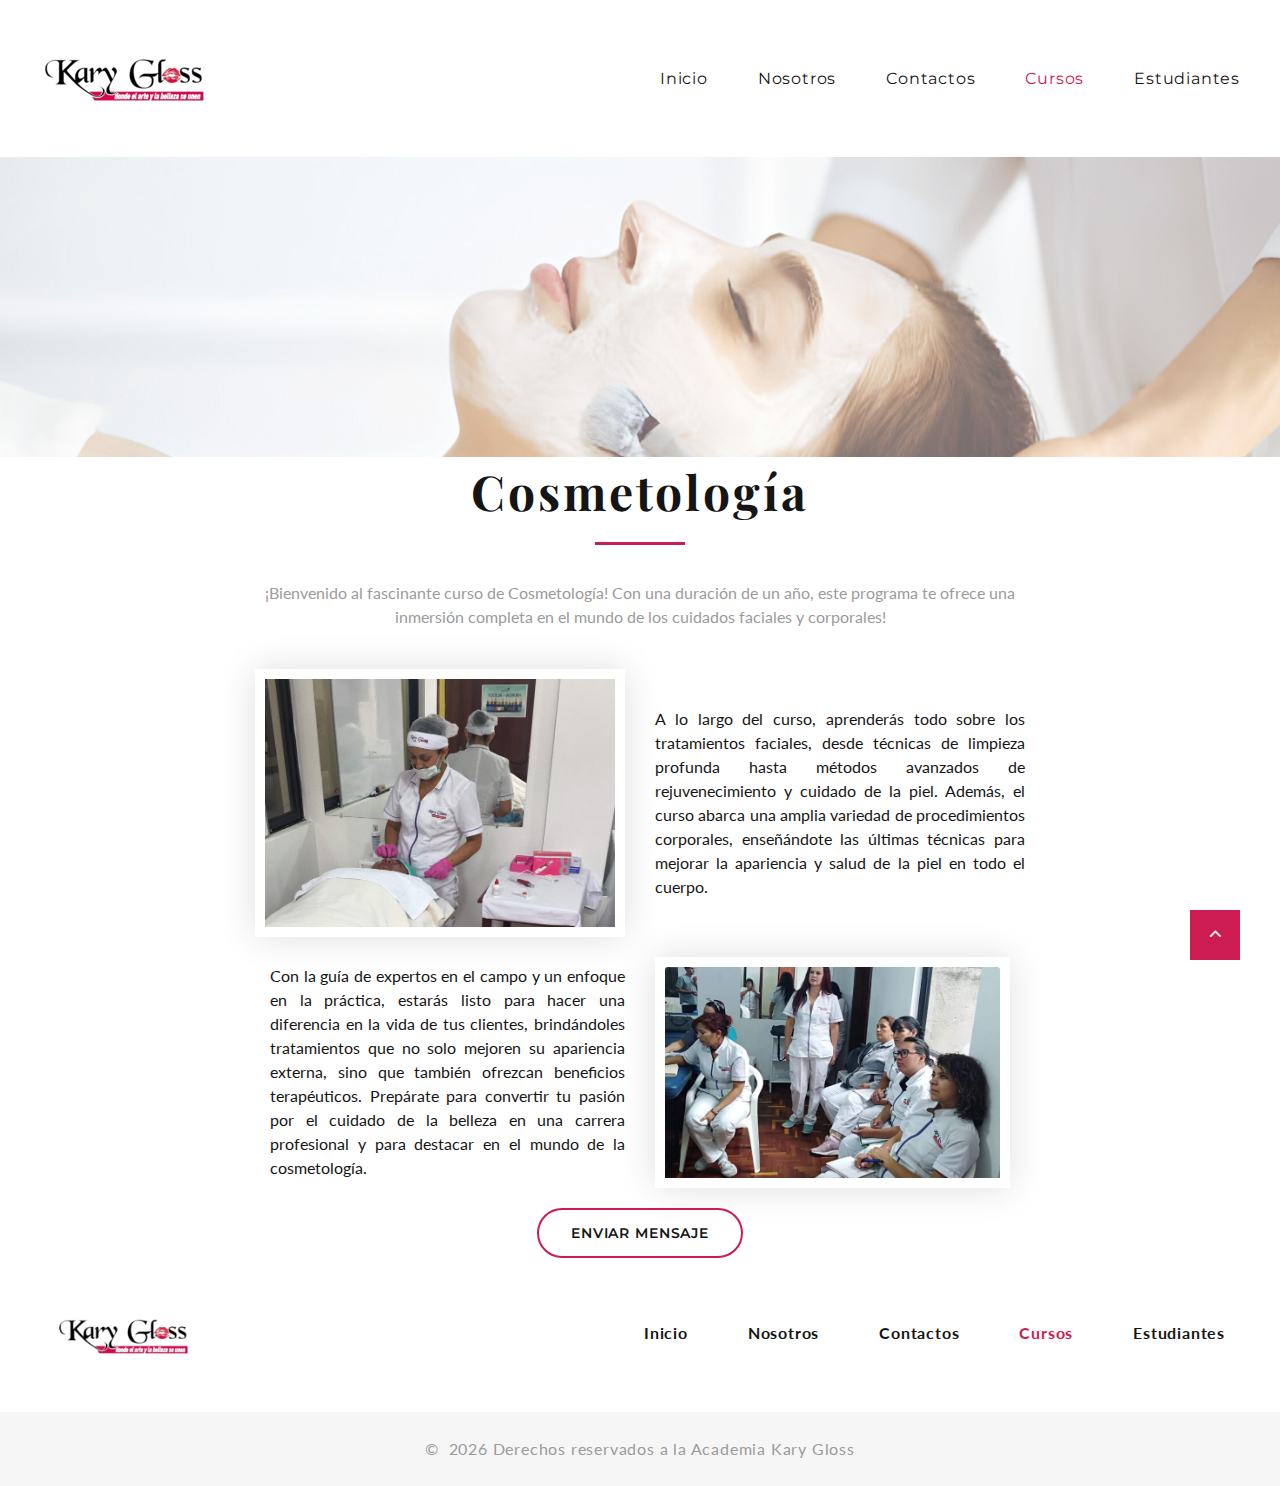
<file: cosmetologia.html>
<!-- Page Title--><!DOCTYPE html>
<html class="wide wow-animation" lang="en">
  <head>
    <title>Home</title>
    <meta name="format-detection" content="telephone=no">
    <meta name="viewport" content="width=device-width, height=device-height, initial-scale=1.0, maximum-scale=1.0, user-scalable=0">
    <meta http-equiv="X-UA-Compatible" content="IE=edge">
    <meta charset="utf-8">
    <link rel="icon" href="images/favicon.ico" type="image/x-icon">
    <!-- Stylesheets-->
    <link rel="stylesheet" type="text/css" href="//fonts.googleapis.com/css?family=Lato:300i,400,400i,700%7CMontserrat:400,500,600,700%7CPlayfair+Display:400,700,700i%7COswald:400,700,700i">
    <link rel="stylesheet" href="css/bootstrap.css">
    <link rel="stylesheet" href="css/fonts.css">
    <link rel="stylesheet" href="css/style.css">
    <style>.ie-panel{display: none;background: #212121;padding: 10px 0;box-shadow: 3px 3px 5px 0 rgba(0,0,0,.3);clear: both;text-align:center;position: relative;z-index: 1;} html.ie-10 .ie-panel, html.lt-ie-10 .ie-panel {display: block;}</style>
  </head>
  <body>
    <div class="ie-panel"><a href="http://windows.microsoft.com/en-US/internet-explorer/"><img src="images/ie8-panel/warning_bar_0000_us.jpg" height="42" width="820" alt="You are using an outdated browser. For a faster, safer browsing experience, upgrade for free today."></a></div>
    <div class="preloader">
      <div class="preloader-body">
        <div class="cssload-container">
          <div class="cssload-speeding-wheel"></div>
        </div>
        <p>Loading...</p>
      </div>
    </div>
    <div class="page">
      <!-- Banner 1-->
      <!-- Page Header-->
      <header class="section page-header">
        <!-- RD Navbar-->
        <div class="rd-navbar-wrap">
          <nav class="rd-navbar rd-navbar-classic rd-navbar-classic-minimal" data-layout="rd-navbar-fixed" data-sm-layout="rd-navbar-fixed" data-md-layout="rd-navbar-fixed" data-md-device-layout="rd-navbar-fixed" data-lg-layout="rd-navbar-static" data-lg-device-layout="rd-navbar-static" data-xl-layout="rd-navbar-static" data-xl-device-layout="rd-navbar-static" data-lg-stick-up-offset="46px" data-xl-stick-up-offset="46px" data-xxl-stick-up-offset="46px" data-lg-stick-up="true" data-xl-stick-up="true" data-xxl-stick-up="true">
            <div class="rd-navbar-main-outer">
              <div class="rd-navbar-main">
                <!-- RD Navbar Panel-->
                <div class="rd-navbar-panel">
                  <!-- RD Navbar Toggle-->
                  <button class="rd-navbar-toggle" data-rd-navbar-toggle=".rd-navbar-nav-wrap"><span></span></button>
                  <!-- RD Navbar Brand-->
                  <div class="rd-navbar-brand">
                    <!--Brand--><a class="brand" href="index.html"><img class="brand-logo-dark" src="images/logo-default-392x116.png" alt="" width="196" height="58"/><img class="brand-logo-light" src="images/logo-default-392x116.png" alt="" width="196" height="58"/></a>
                  </div>
                </div>
                <div class="rd-navbar-main-element">
            
                 <div class="rd-navbar-nav-wrap">
                   
                    <ul class="rd-navbar-nav">
                      <li class="rd-nav-item dropdown"><a class="rd-nav-link" href="index.html">Inicio</a>
                        
                      </li>
                      <li class="rd-nav-item"><a class="rd-nav-link" href="about.html">Nosotros</a> </li>
                      </li>
                      <li class="rd-nav-item"><a class="rd-nav-link"  href="contacts.html">Contactos</a></li>
                        <li class="rd-nav-item active dropdown"><a class="rd-nav-link" href="index.html#cursosindex">Cursos</a>
                          <div class="dropdown-content">
                            <a href="bellezapeluqueria.html">Belleza y Peluquería</a>
                            <a href="cosmetologia.html">Cosmetología</a>
                            <a href="cosmiatria.html">Cosmiatría</a>
                            <a href="maquillaje.html">Maquillaje Profesional</a>
                            <a href="manicurapedicura.html">Manicura y Pedicura</a>
                            <a href="corteconfeccion.html">Corte y Confección</a>                          
                          </div>
                        </li>
                     
                      <li class="rd-nav-item  dropdown"><a class="rd-nav-link" href="index.html#proyectos">Estudiantes</a>
                        <div class="dropdown-content">
                          <a href="defensasproyectos.html">Defensas de Proyectos</a>
                          <a href="galeria.html">Galeria</a>                            
                        </div>
                      </li>
                    </ul>
                  </div>
                </div>
              </div>
            </div>
          </nav>
        </div>
      </header>
      <!-- Swiper-->
      <section class="section-page-title" style="background-image: url(images/portadac.png); background-size: cover;">
        <div class="container">
          <h1 class="page-title"></h1>
        </div>
      </section>
      <div class="container text-center">
        <div class="row">
          <div class="col">
            
          </div>
          <div class="col-8">
            <section class="margenpd">
              
                
                  <div class="margenpd">
                    <ul class="list-xl ">
                      <li>
                        <h2>Cosmetología</h2>
                        <div class="divider-lg"></div>
                        <p>¡Bienvenido al fascinante curso de Cosmetología! Con una duración de un año, este programa te ofrece una inmersión completa en el mundo de los cuidados faciales y corporales!</p>
                      </li>
                    </ul>
                  </div>
                
             
            </section>
            <!-- Image Left-->
            <section class="margenpd">
             
                <div class="row">
                  <div class="col"> 
                    <div class="row row-40">
                      <div class="col-md-6">
                        <div class="box-images-item" data-parallax-scroll="{&quot;y&quot;: 20, &quot;x&quot;: 30,  &quot;smoothness&quot;: 30 }">
                          <img  src="images/cosmetologia3.jpg" alt="" width="770" height="380"/>
                        </div>
                        
                      </div>
                      <div class="col-md-6 centrarv">
                        <p class="text-gray-800">A lo largo del curso, aprenderás todo sobre los tratamientos faciales, desde técnicas de limpieza profunda hasta métodos avanzados de rejuvenecimiento y cuidado de la piel. Además, el curso abarca una amplia variedad de procedimientos corporales, enseñándote las últimas técnicas para mejorar la apariencia y salud de la piel en todo el cuerpo.</p>
                      </div>
                    </div>
                  </div>
                </div>        
             
            </section>
            <!-- Image Right-->
            <section class="margenpd">
              <div class="container">
                <div class="row">
                  <div class="col">
                    <div class="row row-40 flex-md-row-reverse">
                     
                      <div class="col-md-6">
                        <div class="box-images-item" data-parallax-scroll="{&quot;y&quot;: 20, &quot;x&quot;: 30,  &quot;smoothness&quot;: 30 }">
                          <img  class="card-img-top" src="images/cosmetologiaIma2.jpg" alt="" width="770" height="380"/>
                        </div>
                        
                      </div>
                      <div class="col-md-6 centrarv">
                        <p class="text-gray-800">Con la guía de expertos en el campo y un enfoque en la práctica, estarás listo para hacer una diferencia en la vida de tus clientes, brindándoles tratamientos que no solo mejoren su apariencia externa, sino que también ofrezcan beneficios terapéuticos. Prepárate para convertir tu pasión por el cuidado de la belleza en una carrera profesional y para destacar en el mundo de la cosmetología.</p>
                      </div>
                    </div>
                  </div>
                </div>
              </div>
            </section>
            <center>
                <a class="button button-default-outline" href="https://api.whatsapp.com/send?phone=593998119201&" target="_blank">Enviar mensaje</a>
            </center>
          </div>
          <div class="col">
           
          
          </div>
        </div>
          
          
        </div>
      </div>
      
      <!-- Page Footer-->
      <footer class="section bg-default section-xs-type-1 footer-minimal">
        <div class="container">
          <div class="row row-30 align-items-lg-center justify-content-lg-between">
            <div class="col-lg-2">
              <div class="footer-brand"><a href="index.html"><img src="images/logo-dark-142x58.png" alt="" width="142" height="58"/></a></div>
            </div>
            <div class="col-lg-10">
              <div class="footer-nav">
                <ul class="rd-navbar-nav">
                  <li class="rd-nav-item "><a class="rd-nav-link" href="index.html">Inicio</a></li>
                  <li class="rd-nav-item"><a class="rd-nav-link" href="about.html">Nosotros</a></li>
                  <li class="rd-nav-item"><a class="rd-nav-link" href="contacts.html">Contactos</a></li>
                  <li class="rd-nav-item active"><a class="rd-nav-link" href="index.html#cursosindex">Cursos</a></li>
                  <li class="rd-nav-item"><a class="rd-nav-link" href="index.html#proyectos">Estudiantes</a></li>
                </ul>
              </div>
            </div>
          </div>
        </div>
      </footer>
      <section class="bg-gray-100 section-xs text-center">
        <div class="container">
          <p class="rights"><span>&copy;&nbsp; </span><span class="copyright-year"></span><span>&nbsp;</span><span>Derechos reservados a la Academia Kary Gloss</span></p>

        </div>
      </section>
    </div>
    <!-- Global Mailform Output-->
    <div class="snackbars" id="form-output-global"></div>
    <!-- Javascript-->
    <script src="js/core.min.js"></script>
    <script src="js/script.js"></script>
    <!-- coded by houdini-->
  </body>
</html>
</file>
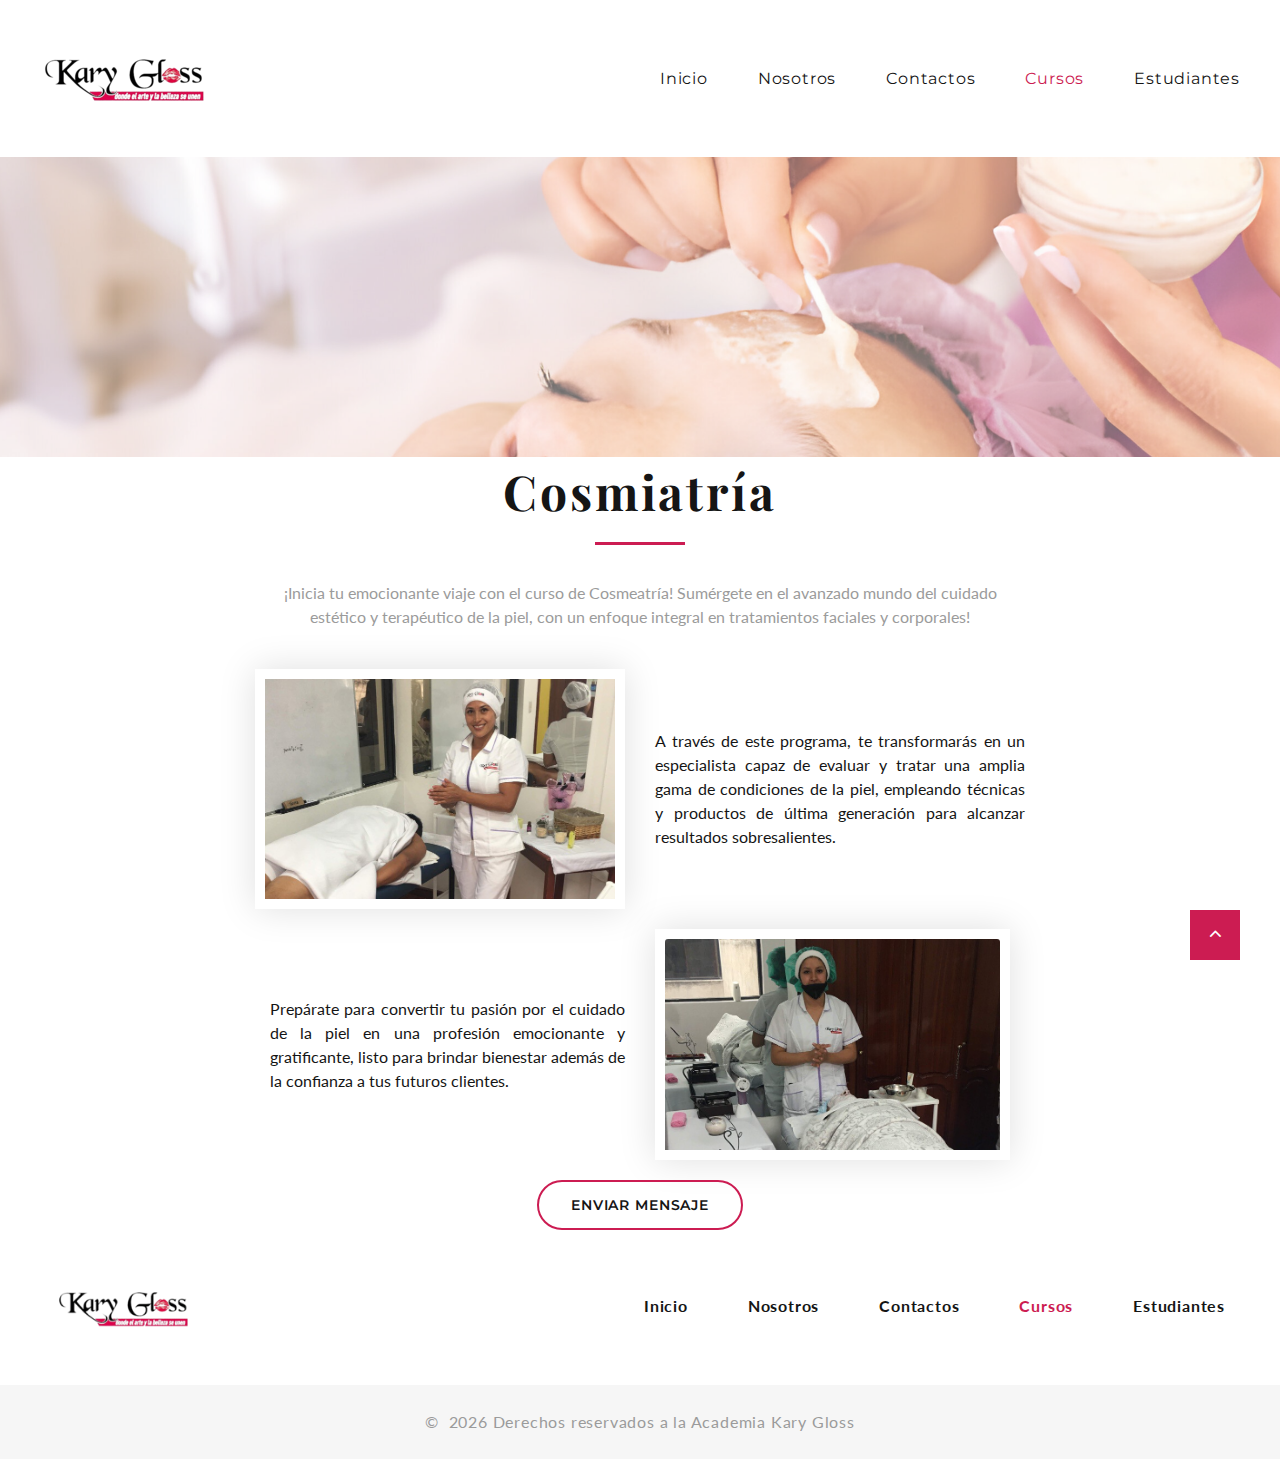
<file: cosmiatria.html>
<!-- Page Title--><!DOCTYPE html>
<html class="wide wow-animation" lang="en">
  <head>
    <title>Home</title>
    <meta name="format-detection" content="telephone=no">
    <meta name="viewport" content="width=device-width, height=device-height, initial-scale=1.0, maximum-scale=1.0, user-scalable=0">
    <meta http-equiv="X-UA-Compatible" content="IE=edge">
    <meta charset="utf-8">
    <link rel="icon" href="images/favicon.ico" type="image/x-icon">
    <!-- Stylesheets-->
    <link rel="stylesheet" type="text/css" href="//fonts.googleapis.com/css?family=Lato:300i,400,400i,700%7CMontserrat:400,500,600,700%7CPlayfair+Display:400,700,700i%7COswald:400,700,700i">
    <link rel="stylesheet" href="css/bootstrap.css">
    <link rel="stylesheet" href="css/fonts.css">
    <link rel="stylesheet" href="css/style.css">
    <style>.ie-panel{display: none;background: #212121;padding: 10px 0;box-shadow: 3px 3px 5px 0 rgba(0,0,0,.3);clear: both;text-align:center;position: relative;z-index: 1;} html.ie-10 .ie-panel, html.lt-ie-10 .ie-panel {display: block;}</style>
  </head>
  <body>
    <div class="ie-panel"><a href="http://windows.microsoft.com/en-US/internet-explorer/"><img src="images/ie8-panel/warning_bar_0000_us.jpg" height="42" width="820" alt="You are using an outdated browser. For a faster, safer browsing experience, upgrade for free today."></a></div>
    <div class="preloader">
      <div class="preloader-body">
        <div class="cssload-container">
          <div class="cssload-speeding-wheel"></div>
        </div>
        <p>Loading...</p>
      </div>
    </div>
    <div class="page">
      <!-- Banner 1-->
      <!-- Page Header-->
      <header class="section page-header">
        <!-- RD Navbar-->
        <div class="rd-navbar-wrap">
          <nav class="rd-navbar rd-navbar-classic rd-navbar-classic-minimal" data-layout="rd-navbar-fixed" data-sm-layout="rd-navbar-fixed" data-md-layout="rd-navbar-fixed" data-md-device-layout="rd-navbar-fixed" data-lg-layout="rd-navbar-static" data-lg-device-layout="rd-navbar-static" data-xl-layout="rd-navbar-static" data-xl-device-layout="rd-navbar-static" data-lg-stick-up-offset="46px" data-xl-stick-up-offset="46px" data-xxl-stick-up-offset="46px" data-lg-stick-up="true" data-xl-stick-up="true" data-xxl-stick-up="true">
            <div class="rd-navbar-main-outer">
              <div class="rd-navbar-main">
                <!-- RD Navbar Panel-->
                <div class="rd-navbar-panel">
                  <!-- RD Navbar Toggle-->
                  <button class="rd-navbar-toggle" data-rd-navbar-toggle=".rd-navbar-nav-wrap"><span></span></button>
                  <!-- RD Navbar Brand-->
                  <div class="rd-navbar-brand">
                    <!--Brand--><a class="brand" href="index.html"><img class="brand-logo-dark" src="images/logo-default-392x116.png" alt="" width="196" height="58"/><img class="brand-logo-light" src="images/logo-default-392x116.png" alt="" width="196" height="58"/></a>
                  </div>
                </div>
                <div class="rd-navbar-main-element">
            
                 <div class="rd-navbar-nav-wrap">
                   
                    <ul class="rd-navbar-nav">
                      <li class="rd-nav-item dropdown"><a class="rd-nav-link" href="index.html">Inicio</a>
                        
                      </li>
                      <li class="rd-nav-item"><a class="rd-nav-link" href="about.html">Nosotros</a>
                      </li>
                      <li class="rd-nav-item"><a class="rd-nav-link"  href="contacts.html">Contactos</a></li>
                        <li class="rd-nav-item active dropdown"><a class="rd-nav-link" href="index.html#cursosindex">Cursos</a>
                          <div class="dropdown-content">
                            <a href="bellezapeluqueria.html">Belleza y Peluquería</a>
                            <a href="cosmetologia.html">Cosmetología</a>
                            <a href="cosmiatria.html">Cosmiatría</a>
                            <a href="maquillaje.html">Maquillaje Profesional</a>
                            <a href="manicurapedicura.html">Manicura y Pedicura</a>
                            <a href="corteconfeccion.html">Corte y Confección</a>                          
                          </div>
                        </li>
                      
                      <li class="rd-nav-item  dropdown"><a class="rd-nav-link" href="index.html#proyectos">Estudiantes</a>
                        <div class="dropdown-content">
                          <a href="defensasproyectos.html">Defensas de Proyectos</a>
                          <a href="galeria.html">Galeria</a>                            
                        </div>
                      </li>
                    </ul>
                  </div>
                </div>
              </div>
            </div>
          </nav>
        </div>
      </header>
      <!-- Swiper-->
      <section class="section-page-title" style="background-image: url(images/portadaco.png); background-size: cover;">
        <div class="container">
          <h1 class="page-title"></h1>
        </div>
      </section>
      <div class="container text-center">
        <div class="row">
          <div class="col">
            
          </div>
          <div class="col-8">
            <section class="margenpd">
              
                
                  <div class="margenpd">
                    <ul class="list-xl ">
                      <li>
                        <h2>Cosmiatría</h2>
                        <div class="divider-lg"></div>
                        <p>¡Inicia tu emocionante viaje con el curso de Cosmeatría! Sumérgete en el avanzado mundo del cuidado estético y terapéutico de la piel, con un enfoque integral en tratamientos faciales y corporales!</p>
                      </li>
                    </ul>
                  </div>
                
             
            </section>
            <!-- Image Left-->
            <section class="margenpd">
             
                <div class="row">
                  <div class="col"> 
                    <div class="row row-40">
                      <div class="col-md-6">
                        <div class="box-images-item" data-parallax-scroll="{&quot;y&quot;: 20, &quot;x&quot;: 30,  &quot;smoothness&quot;: 30 }">
                          <img  src="images/cosmiatria1.jpg" alt="" width="770" height="380"/>
                        </div>
                        
                      </div>
                      <div class="col-md-6 centrarv">
                        <p class="text-gray-800">A través de este programa, te transformarás en un especialista capaz de evaluar y tratar una amplia gama de condiciones de la piel, empleando técnicas y productos de última generación para alcanzar resultados sobresalientes.</p>
                      </div>
                    </div>
                  </div>
                </div>        
             
            </section>
            <!-- Image Right-->
            <section class="margenpd">
              <div class="container">
                <div class="row">
                  <div class="col">
                    <div class="row row-40 flex-md-row-reverse">
                     
                      <div class="col-md-6">
                        <div class="box-images-item" data-parallax-scroll="{&quot;y&quot;: 20, &quot;x&quot;: 30,  &quot;smoothness&quot;: 30 }">
                          <img  class="card-img-top" src="images/cosmiatria2.jpg" alt="" width="770" height="380"/>
                        </div>
                        
                      </div>
                      <div class="col-md-6 centrarv">
                        <p class="text-gray-800">Prepárate para convertir tu pasión por el cuidado de la piel en una profesión emocionante y gratificante, listo para brindar bienestar además de la confianza a tus futuros clientes.</p>
                      </div>
                    </div>
                  </div>
                </div>
              </div>
            </section>
            <center>
                <a class="button button-default-outline" href="https://api.whatsapp.com/send?phone=593998119201&" target="_blank">Enviar mensaje</a>
            </center>
          </div>
          <div class="col">
           
          
          </div>
        </div>
          
          
        </div>
      </div>
      
      <!-- Page Footer-->
      <footer class="section bg-default section-xs-type-1 footer-minimal">
        <div class="container">
          <div class="row row-30 align-items-lg-center justify-content-lg-between">
            <div class="col-lg-2">
              <div class="footer-brand"><a href="index.html"><img src="images/logo-dark-142x58.png" alt="" width="142" height="58"/></a></div>
            </div>
            <div class="col-lg-10">
              <div class="footer-nav">
                <ul class="rd-navbar-nav">
                  <li class="rd-nav-item "><a class="rd-nav-link" href="index.html">Inicio</a></li>
                  <li class="rd-nav-item"><a class="rd-nav-link" href="about.html">Nosotros</a></li>
                  <li class="rd-nav-item"><a class="rd-nav-link" href="contacts.html">Contactos</a></li>
                  <li class="rd-nav-item active"><a class="rd-nav-link" href="index.html#cursosindex">Cursos</a></li>
                  <li class="rd-nav-item"><a class="rd-nav-link" href="index.html#proyectos">Estudiantes</a></li>
                </ul>
              </div>
            </div>
          </div>
        </div>
      </footer>
      <section class="bg-gray-100 section-xs text-center">
        <div class="container">
          <p class="rights"><span>&copy;&nbsp; </span><span class="copyright-year"></span><span>&nbsp;</span><span>Derechos reservados a la Academia Kary Gloss</span></p>

        </div>
      </section>
    </div>
    <!-- Global Mailform Output-->
    <div class="snackbars" id="form-output-global"></div>
    <!-- Javascript-->
    <script src="js/core.min.js"></script>
    <script src="js/script.js"></script>
    <!-- coded by houdini-->
  </body>
</html>
</file>
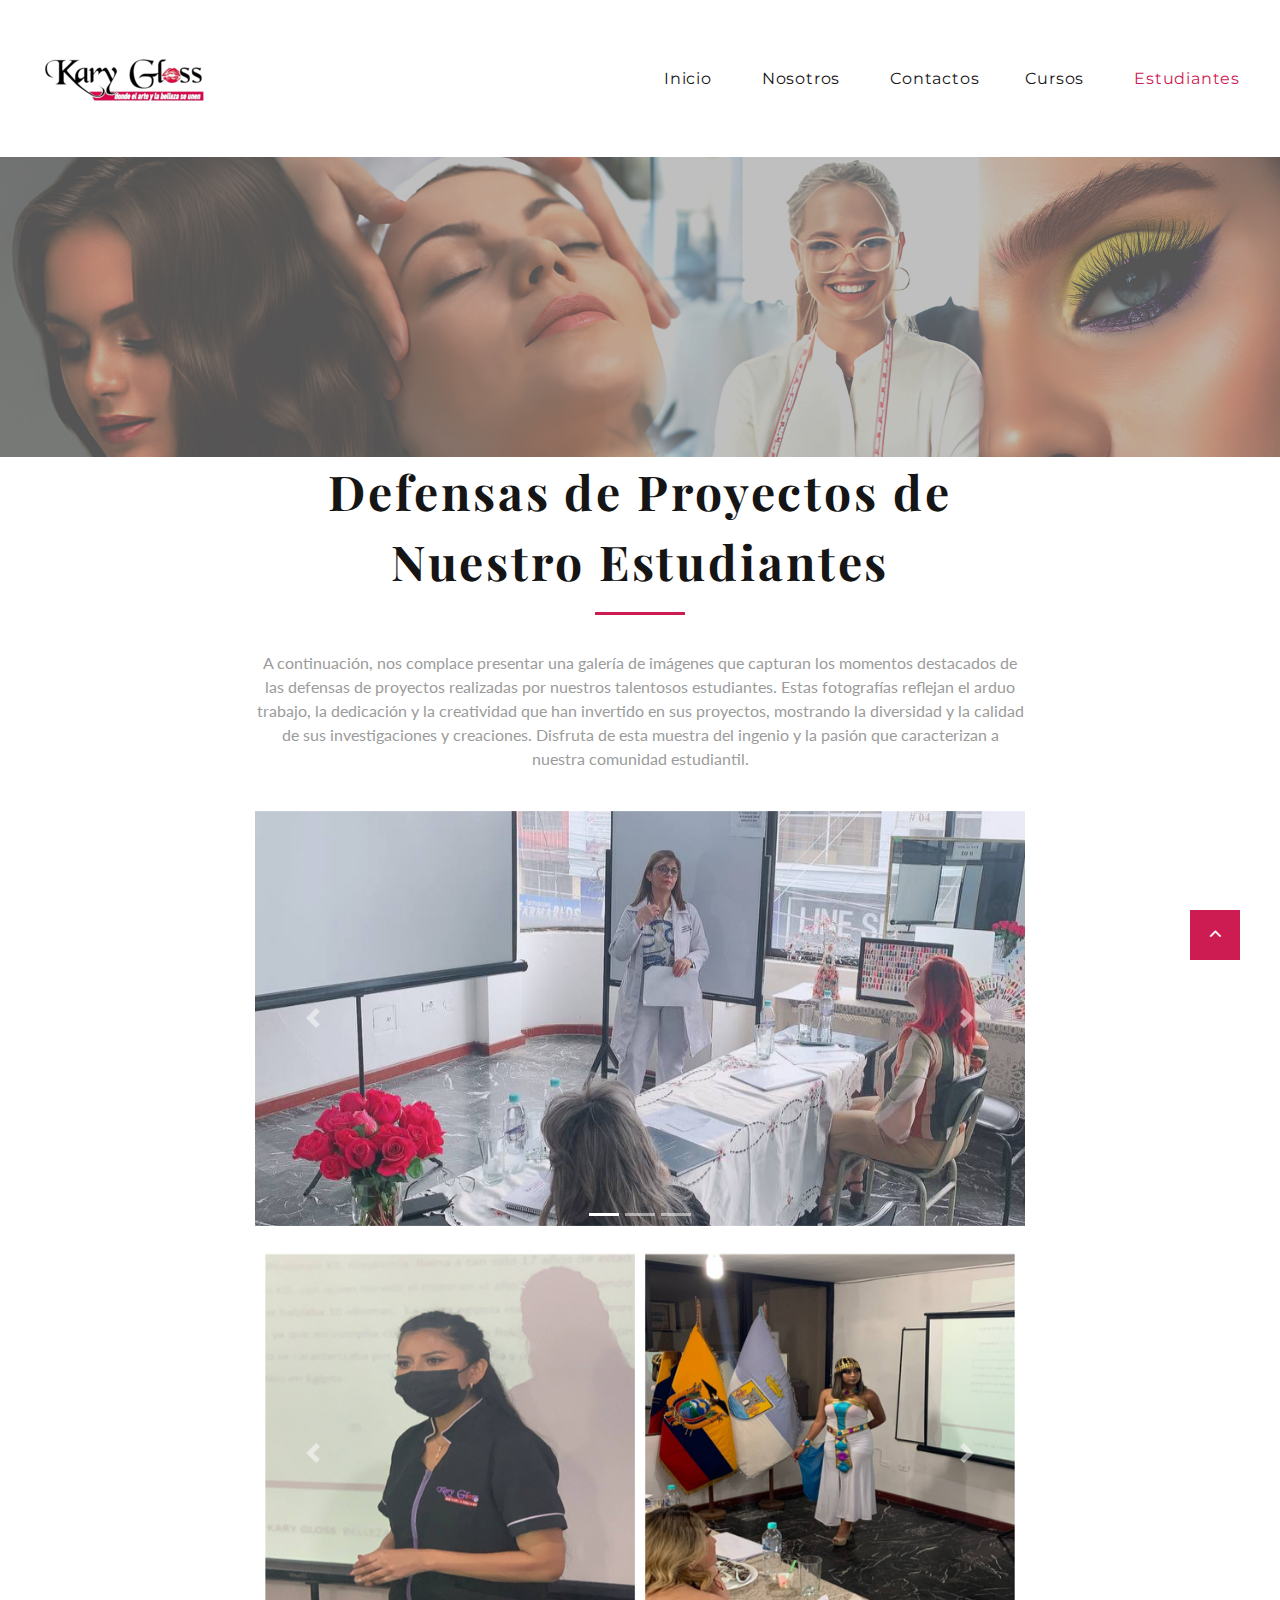
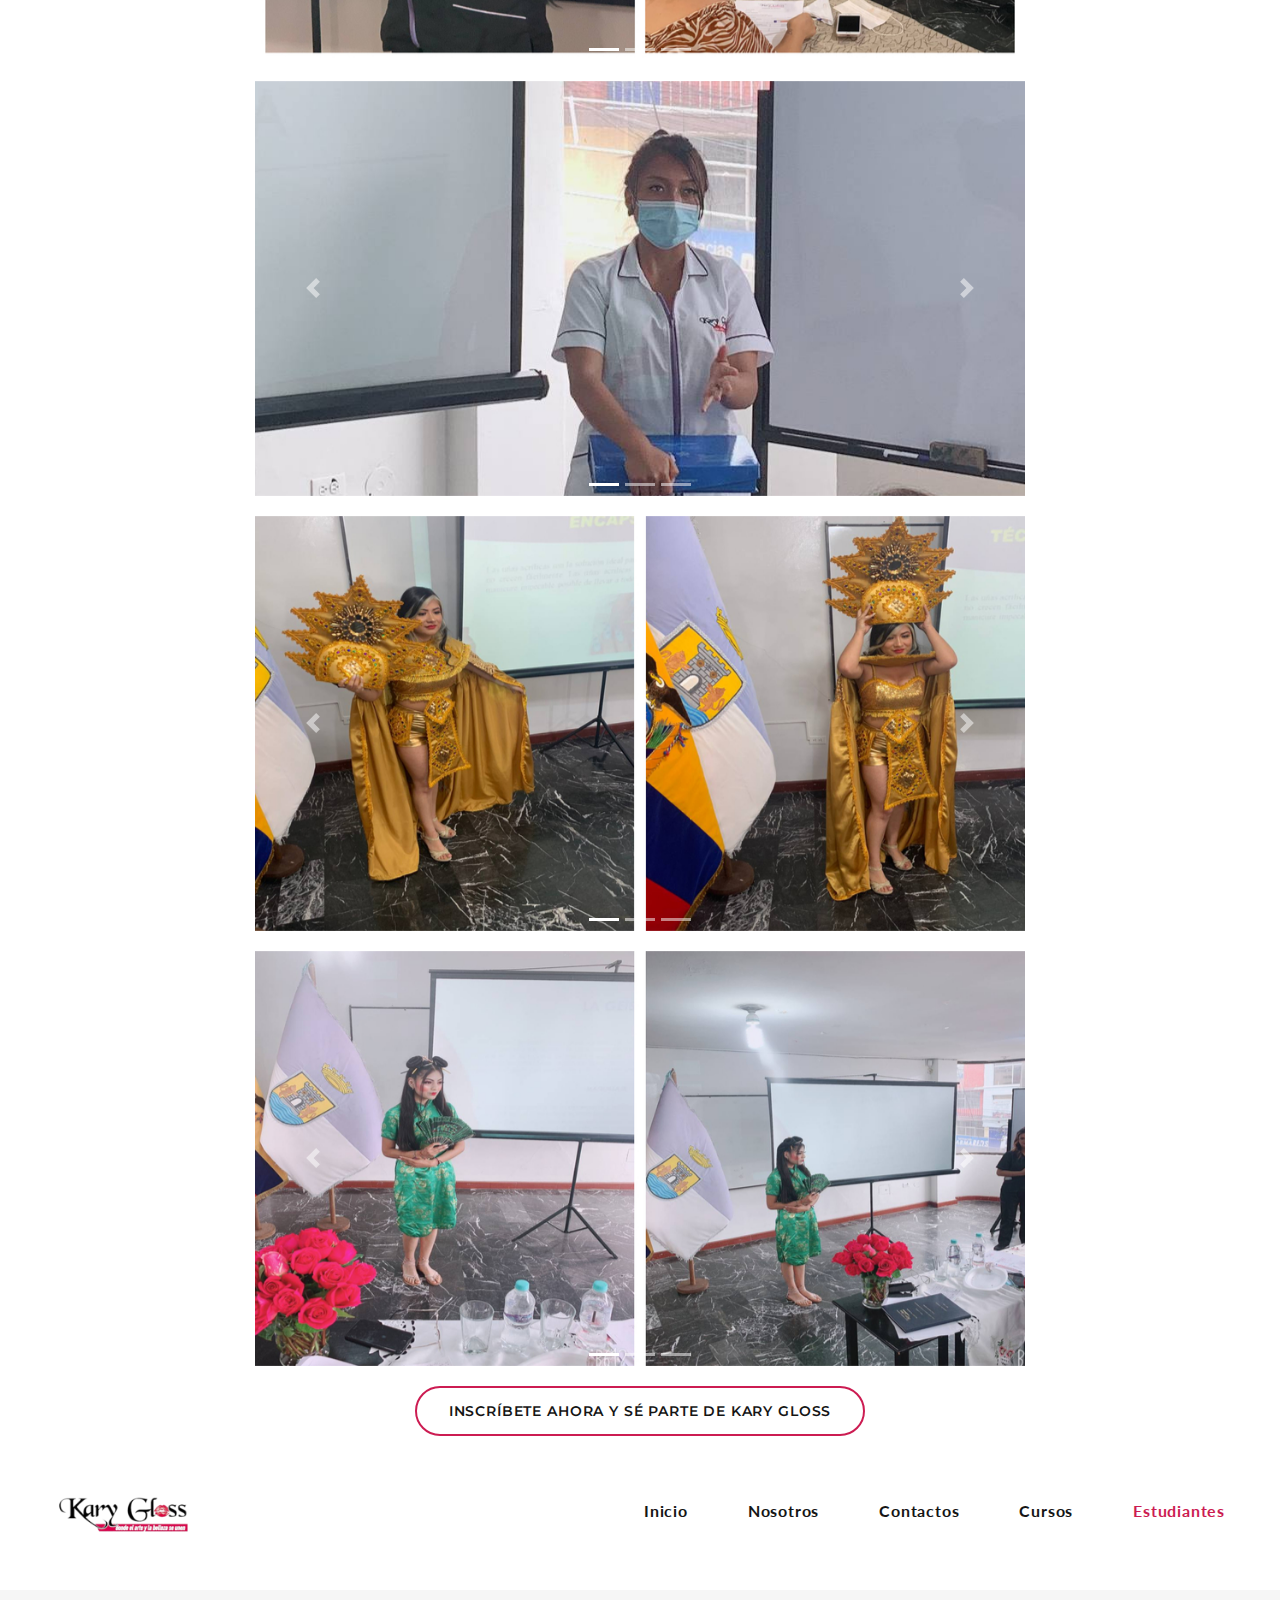
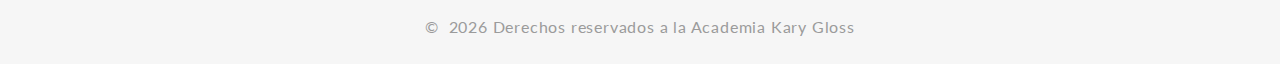
<file: defensasproyectos.html>
<!-- Page Title--><!DOCTYPE html>
<html class="wide wow-animation" lang="en">
  <head>
    <title>Home</title>
    <meta name="format-detection" content="telephone=no">
    <meta name="viewport" content="width=device-width, height=device-height, initial-scale=1.0, maximum-scale=1.0, user-scalable=0">
    <meta http-equiv="X-UA-Compatible" content="IE=edge">
    <meta charset="utf-8">
    <link rel="icon" href="images/favicon.ico" type="image/x-icon">
    <!-- Stylesheets-->
    <link rel="stylesheet" type="text/css" href="//fonts.googleapis.com/css?family=Lato:300i,400,400i,700%7CMontserrat:400,500,600,700%7CPlayfair+Display:400,700,700i%7COswald:400,700,700i">
    <link rel="stylesheet" href="css/bootstrap.css">
    <link rel="stylesheet" href="css/fonts.css">
    <link rel="stylesheet" href="css/style.css">
    <style>.ie-panel{display: none;background: #212121;padding: 10px 0;box-shadow: 3px 3px 5px 0 rgba(0,0,0,.3);clear: both;text-align:center;position: relative;z-index: 1;} html.ie-10 .ie-panel, html.lt-ie-10 .ie-panel {display: block;}</style>
  </head>
  <body>
    <div class="ie-panel"><a href="http://windows.microsoft.com/en-US/internet-explorer/"><img src="images/ie8-panel/warning_bar_0000_us.jpg" height="42" width="820" alt="You are using an outdated browser. For a faster, safer browsing experience, upgrade for free today."></a></div>
    <div class="preloader">
      <div class="preloader-body">
        <div class="cssload-container">
          <div class="cssload-speeding-wheel"></div>
        </div>
        <p>Loading...</p>
      </div>
    </div>
    <div class="page">
      <!-- Banner 1-->
      <!-- Page Header-->
      <header class="section page-header">
        <!-- RD Navbar-->
        <div class="rd-navbar-wrap">
          <nav class="rd-navbar rd-navbar-classic rd-navbar-classic-minimal" data-layout="rd-navbar-fixed" data-sm-layout="rd-navbar-fixed" data-md-layout="rd-navbar-fixed" data-md-device-layout="rd-navbar-fixed" data-lg-layout="rd-navbar-static" data-lg-device-layout="rd-navbar-static" data-xl-layout="rd-navbar-static" data-xl-device-layout="rd-navbar-static" data-lg-stick-up-offset="46px" data-xl-stick-up-offset="46px" data-xxl-stick-up-offset="46px" data-lg-stick-up="true" data-xl-stick-up="true" data-xxl-stick-up="true">
            <div class="rd-navbar-main-outer">
              <div class="rd-navbar-main">
                <!-- RD Navbar Panel-->
                <div class="rd-navbar-panel">
                  <!-- RD Navbar Toggle-->
                  <button class="rd-navbar-toggle" data-rd-navbar-toggle=".rd-navbar-nav-wrap"><span></span></button>
                  <!-- RD Navbar Brand-->
                  <div class="rd-navbar-brand">
                    <!--Brand--><a class="brand" href="index.html"><img class="brand-logo-dark" src="images/logo-default-392x116.png" alt="" width="196" height="58"/><img class="brand-logo-light" src="images/logo-default-392x116.png" alt="" width="196" height="58"/></a>
                  </div>
                </div>
                <div class="rd-navbar-main-element">
            
                 <div class="rd-navbar-nav-wrap">
                   
                  <ul class="rd-navbar-nav">
                    <li class="rd-nav-item dropdown"><a class="rd-nav-link" href="index.html">Inicio</a>
                      
                    </li>
                    <li class="rd-nav-item"><a class="rd-nav-link" href="about.html">Nosotros</a>
                    </li>
                    <li class="rd-nav-item"><a class="rd-nav-link"  href="contacts.html">Contactos</a>
                      <li class="rd-nav-item  dropdown"><a class="rd-nav-link" href="index.html#cursosindex">Cursos</a>
                        <div class="dropdown-content">
                          <a href="bellezapeluqueria.html">Belleza y Peluquería</a>
                          <a href="cosmetologia.html">Cosmetología</a>
                          <a href="cosmiatria.html">Cosmiatría</a>
                          <a href="maquillaje.html">Maquillaje Profesional</a>
                          <a href="manicurapedicura.html">Manicura y Pedicura</a>
                          <a href="corteconfeccion.html">Corte y Confección</a>                          
                        </div>
                      </li>
                    </li>
                    <li class="rd-nav-item active  dropdown"><a class="rd-nav-link" href="index.html#proyectos">Estudiantes</a>
                      <div class="dropdown-content">
                        <a href="defensasproyectos.html">Defensas de Proyectos</a>
                        <a href="galeria.html">Galeria</a>                            
                      </div>
                    </li>
                  </ul>
                  </div>
                </div>
              </div>
            </div>
          </nav>
        </div>
      </header>
      <!-- Swiper-->
      <section class="section-page-title" style="background-image: url(images/page-title-3-1920x305.jpg); background-size: cover;">
        <div class="container">
          <h1 class="page-title"></h1>
        </div>
      </section>
      <div class="container text-center">
        <div class="row">
          <div class="col">
            
          </div>
          <div class="col-8">
            <section class="margenpd">
              
                
                  <div class="margenpd">
                    <ul class="list-xl ">
                      <li>
                        <h2>Defensas de Proyectos de Nuestro Estudiantes</h2>
                        <div class="divider-lg"></div>
                        <p>
                          A continuación, nos complace presentar una galería de imágenes que capturan los momentos destacados de las defensas de proyectos realizadas por nuestros talentosos estudiantes. Estas fotografías reflejan el arduo trabajo, la dedicación y la creatividad que han invertido en sus proyectos, mostrando la diversidad y la calidad de sus investigaciones y creaciones. Disfruta de esta muestra del ingenio y la pasión que caracterizan a nuestra comunidad estudiantil.</p>
                      </li>
                    </ul>
                  </div>
                
             
            </section>
            <!-- Image Left-->
            <section class="margenpd">
             
                <div class="row">
                  <div class="col"> 
                    <div id="carouselExampleIndicators" class="carousel slide" data-ride="carousel">
                      <ol class="carousel-indicators">
                        <li data-target="#carouselExampleIndicators" data-slide-to="0" class="active"></li>
                        <li data-target="#carouselExampleIndicators" data-slide-to="1"></li>
                        <li data-target="#carouselExampleIndicators" data-slide-to="2"></li>
                      </ol>
                      <div class="carousel-inner">
                        <div class="carousel-item active">
                          <img class="d-block w-100" src="images/defensacos1v1.jpg" alt="First slide">
                        </div>
                        <div class="carousel-item">
                          <img class="d-block w-100" src="images/defensacos2v2.jpg" alt="Second slide">
                        </div>
                        <div class="carousel-item">
                          <img class="d-block w-100" src="images/defensacos3v.jpg" alt="Third slide">
                        </div>
                      </div>
                      <a class="carousel-control-prev" href="#carouselExampleIndicators" role="button" data-slide="prev">
                        <span class="carousel-control-prev-icon" aria-hidden="true"></span>
                        <span class="sr-only">Previous</span>
                      </a>
                      <a class="carousel-control-next" href="#carouselExampleIndicators" role="button" data-slide="next">
                        <span class="carousel-control-next-icon" aria-hidden="true"></span>
                        <span class="sr-only">Next</span>
                      </a>
                    </div>
                  </div>
                </div>        
             
            </section>
            <section class="margenpd">
             
              <div class="row">
                <div class="col"> 
                  <div id="carouselExampleIndicators2" class="carousel slide" data-ride="carousel">
                    <ol class="carousel-indicators">
                      <li data-target="#carouselExampleIndicators2" data-slide-to="0" class="active"></li>
                      <li data-target="#carouselExampleIndicators2" data-slide-to="1"></li>
                      <li data-target="#carouselExampleIndicators2" data-slide-to="2"></li>
                    </ol>
                    <div class="carousel-inner">
                      <div class="carousel-item active">
                        <img class="d-block w-100" src="images/defensacos7.jpg" alt="First slide">
                      </div>
                      <div class="carousel-item">
                        <img class="d-block w-100" src="images/defensacos8.jpg" alt="Second slide">
                      </div>
                      <div class="carousel-item">
                        <img class="d-block w-100" src="images/defensacos9.jpg" alt="Third slide">
                      </div>
                    </div>
                    <a class="carousel-control-prev" href="#carouselExampleIndicators2" role="button" data-slide="prev">
                      <span class="carousel-control-prev-icon" aria-hidden="true"></span>
                      <span class="sr-only">Previous</span>
                    </a>
                    <a class="carousel-control-next" href="#carouselExampleIndicators2" role="button" data-slide="next">
                      <span class="carousel-control-next-icon" aria-hidden="true"></span>
                      <span class="sr-only">Next</span>
                    </a>
                  </div>
                </div>
              </div>        
           
          </section>
          <section class="margenpd">
             
            <div class="row">
              <div class="col"> 
                <div id="carouselExampleIndicators3" class="carousel slide" data-ride="carousel">
                  <ol class="carousel-indicators">
                    <li data-target="#carouselExampleIndicators3" data-slide-to="0" class="active"></li>
                    <li data-target="#carouselExampleIndicators3" data-slide-to="1"></li>
                    <li data-target="#carouselExampleIndicators3" data-slide-to="2"></li>
                  </ol>
                  <div class="carousel-inner">
                    <div class="carousel-item active">
                      <img class="d-block w-100" src="images/defensacos4v.jpg" alt="First slide">
                    </div>
                    <div class="carousel-item">
                      <img class="d-block w-100" src="images/defensacos5v.jpg" alt="Second slide">
                    </div>
                    <div class="carousel-item">
                      <img class="d-block w-100" src="images/defensacos6v.jpg" alt="Third slide">
                    </div>
                  </div>
                  <a class="carousel-control-prev" href="#carouselExampleIndicators3" role="button" data-slide="prev">
                    <span class="carousel-control-prev-icon" aria-hidden="true"></span>
                    <span class="sr-only">Previous</span>
                  </a>
                  <a class="carousel-control-next" href="#carouselExampleIndicators3" role="button" data-slide="next">
                    <span class="carousel-control-next-icon" aria-hidden="true"></span>
                    <span class="sr-only">Next</span>
                  </a>
                </div>
              </div>
            </div>        
         
        </section>
        <section class="margenpd">
             
          <div class="row">
            <div class="col"> 
              <div id="carouselExampleIndicators4" class="carousel slide" data-ride="carousel">
                <ol class="carousel-indicators">
                  <li data-target="#carouselExampleIndicators4" data-slide-to="0" class="active"></li>
                  <li data-target="#carouselExampleIndicators4" data-slide-to="1"></li>
                  <li data-target="#carouselExampleIndicators4" data-slide-to="2"></li>
                </ol>
                <div class="carousel-inner">
                  <div class="carousel-item active">
                    <img class="d-block w-100" src="images/defensacos10.jpg" alt="First slide">
                  </div>
                  <div class="carousel-item">
                    <img class="d-block w-100" src="images/defensacos11.jpg" alt="Second slide">
                  </div>
                  <div class="carousel-item">
                    <img class="d-block w-100" src="images/defensacos12.jpg" alt="Third slide">
                  </div>
                </div>
                <a class="carousel-control-prev" href="#carouselExampleIndicators4" role="button" data-slide="prev">
                  <span class="carousel-control-prev-icon" aria-hidden="true"></span>
                  <span class="sr-only">Previous</span>
                </a>
                <a class="carousel-control-next" href="#carouselExampleIndicators4" role="button" data-slide="next">
                  <span class="carousel-control-next-icon" aria-hidden="true"></span>
                  <span class="sr-only">Next</span>
                </a>
              </div>
            </div>
          </div>        
       
      </section>
      <section class="margenpd">
             
        <div class="row">
          <div class="col"> 
            <div id="carouselExampleIndicators5" class="carousel slide" data-ride="carousel">
              <ol class="carousel-indicators">
                <li data-target="#carouselExampleIndicators5" data-slide-to="0" class="active"></li>
                <li data-target="#carouselExampleIndicators5" data-slide-to="1"></li>
                <li data-target="#carouselExampleIndicators5" data-slide-to="2"></li>
              </ol>
              <div class="carousel-inner">
                <div class="carousel-item active">
                  <img class="d-block w-100" src="images/defensacosme13.jpg" alt="First slide">
                </div>
                <div class="carousel-item">
                  <img class="d-block w-100" src="images/defensacosme14.jpg" alt="Second slide">
                </div>
                <div class="carousel-item">
                  <img class="d-block w-100" src="images/defensacosme15.jpg" alt="Third slide">
                </div>
              </div>
              <a class="carousel-control-prev" href="#carouselExampleIndicators5" role="button" data-slide="prev">
                <span class="carousel-control-prev-icon" aria-hidden="true"></span>
                <span class="sr-only">Previous</span>
              </a>
              <a class="carousel-control-next" href="#carouselExampleIndicators5" role="button" data-slide="next">
                <span class="carousel-control-next-icon" aria-hidden="true"></span>
                <span class="sr-only">Next</span>
              </a>
            </div>
          </div>
        </div>        
     
    </section>
            
            <center>
                <a class="button button-default-outline" href="https://api.whatsapp.com/send?phone=593998119201&" target="_blank">Inscríbete ahora y sé parte de Kary Gloss</a>
            </center>
          </div>
          <div class="col">
           
          
          </div>
        </div>
          
          
        </div>
      </div>
      
      
      <!-- Page Footer-->
      <footer class="section bg-default section-xs-type-1 footer-minimal">
        <div class="container">
          <div class="row row-30 align-items-lg-center justify-content-lg-between">
            <div class="col-lg-2">
              <div class="footer-brand"><a href="index.html"><img src="images/logo-dark-142x58.png" alt="" width="142" height="58"/></a></div>
            </div>
            <div class="col-lg-10">
              <div class="footer-nav">
                <ul class="rd-navbar-nav">
                  <li class="rd-nav-item "><a class="rd-nav-link" href="index.html">Inicio</a></li>
                  <li class="rd-nav-item"><a class="rd-nav-link" href="about.html">Nosotros</a></li>
                  <li class="rd-nav-item"><a class="rd-nav-link" href="contacts.html">Contactos</a></li>
                  <li class="rd-nav-item"><a class="rd-nav-link" href="index.html#cursosindex">Cursos</a></li>
                  <li class="rd-nav-item active"><a class="rd-nav-link" href="index.html#proyectos">Estudiantes</a></li>
                </ul>
              </div>
            </div>
          </div>
        </div>
      </footer>
      <section class="bg-gray-100 section-xs text-center">
        <div class="container">
          <p class="rights"><span>&copy;&nbsp; </span><span class="copyright-year"></span><span>&nbsp;</span><span>Derechos reservados a la Academia Kary Gloss</span></p>
        </div>
      </section>
    </div>
    <!-- Global Mailform Output-->
    <div class="snackbars" id="form-output-global"></div>
    <!-- Javascript-->
    <script src="js/core.min.js"></script>
    <script src="js/script.js"></script>
    <!-- coded by houdini-->
  </body>
</html>
</file>
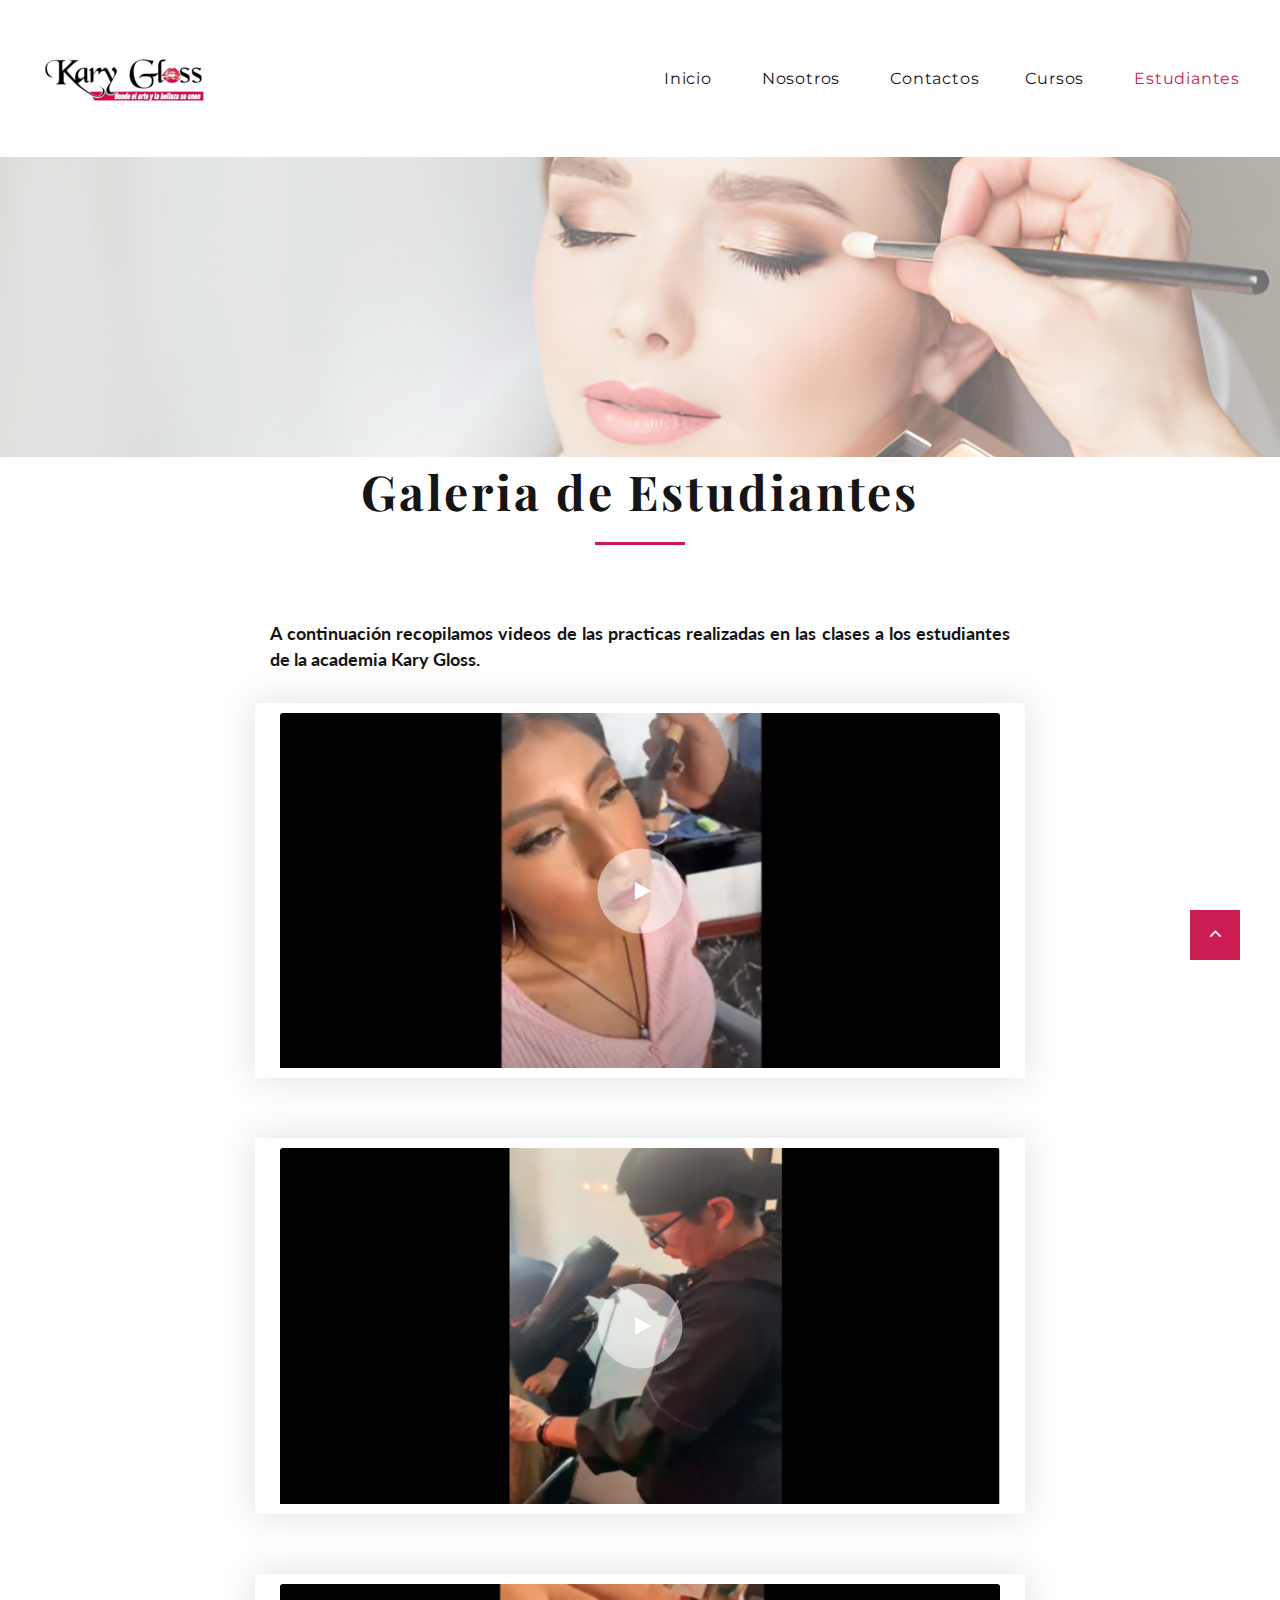
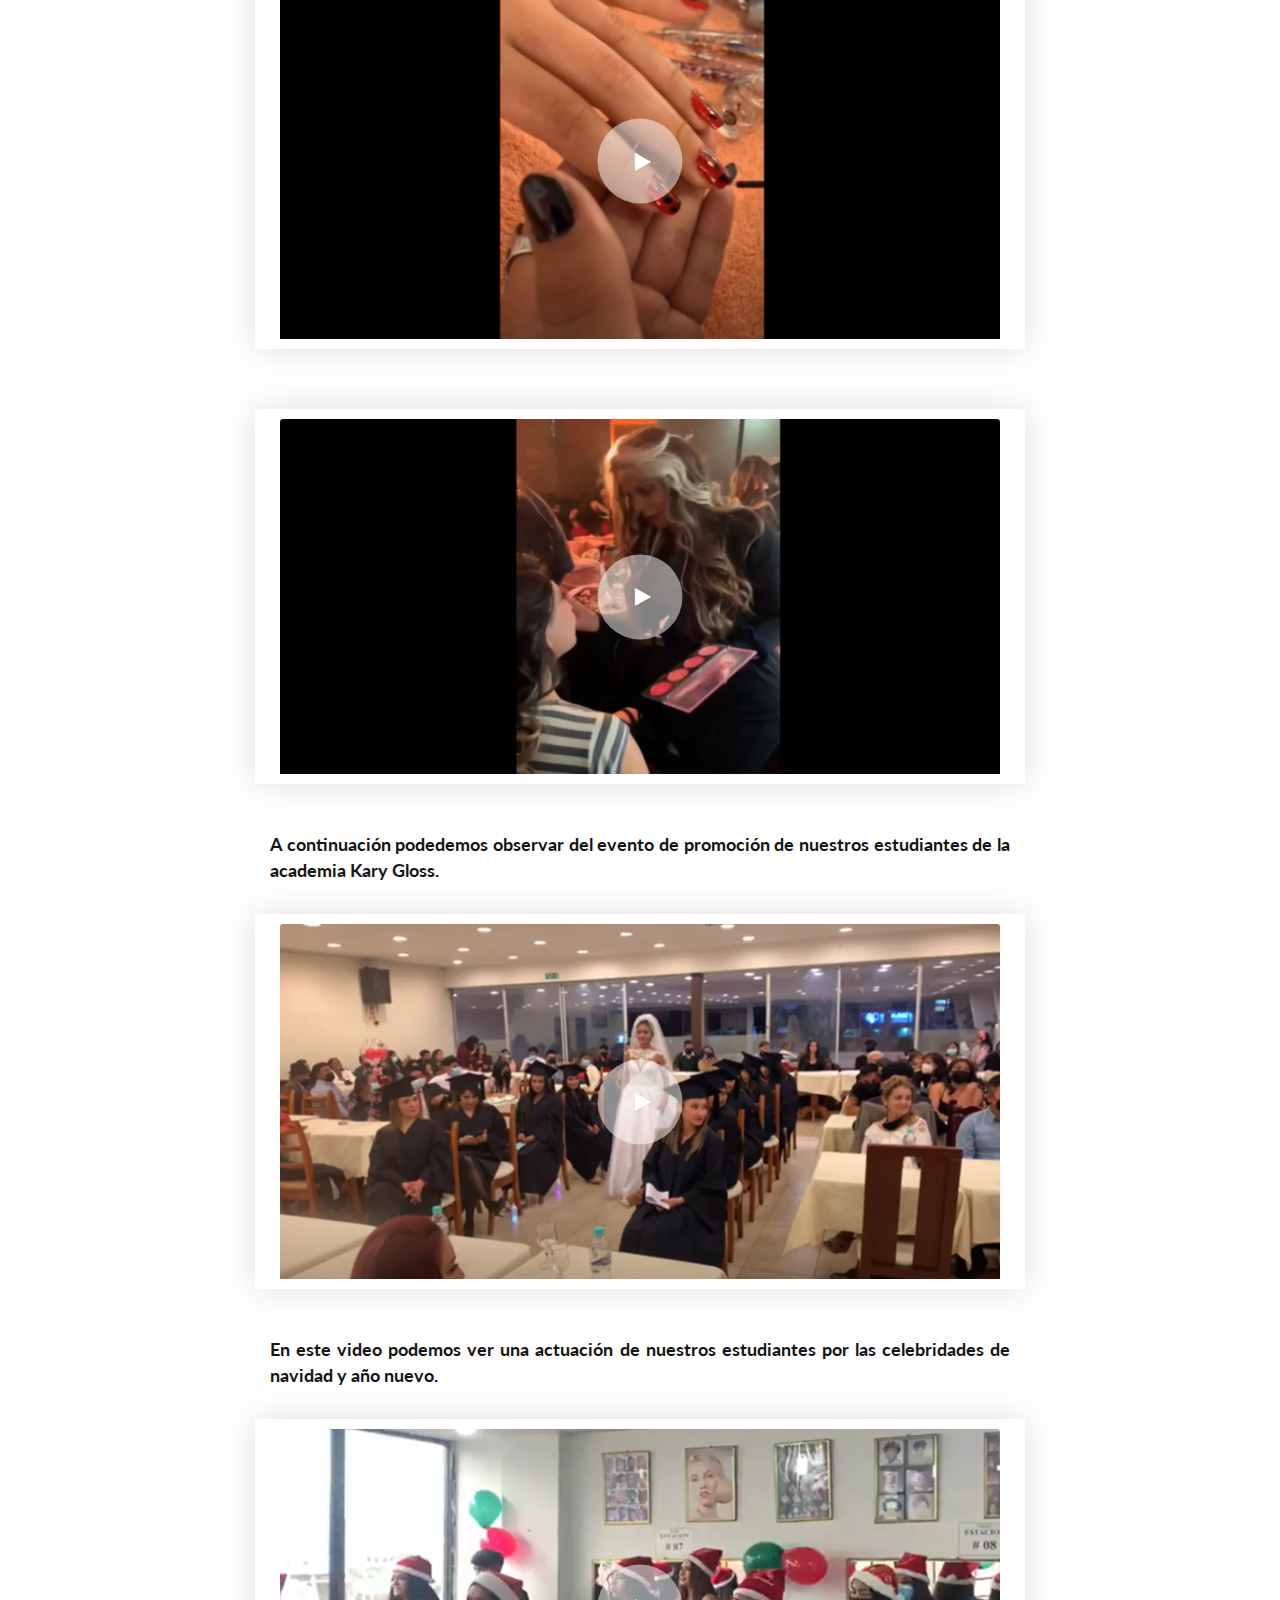
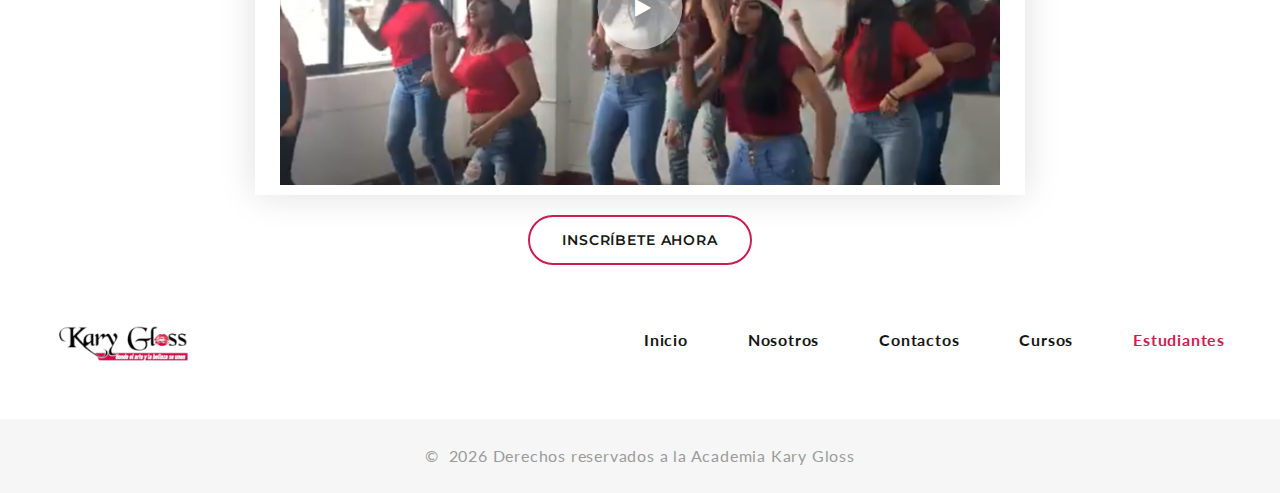
<file: galeria.html>
<!-- Page Title--><!DOCTYPE html>
<html class="wide wow-animation" lang="en">
  <head>
    <title>Home</title>
    <meta name="format-detection" content="telephone=no">
    <meta name="viewport" content="width=device-width, height=device-height, initial-scale=1.0, maximum-scale=1.0, user-scalable=0">
    <meta http-equiv="X-UA-Compatible" content="IE=edge">
    <meta charset="utf-8">
    <link rel="icon" href="images/favicon.ico" type="image/x-icon">
    <!-- Stylesheets-->
    <link rel="stylesheet" type="text/css" href="//fonts.googleapis.com/css?family=Lato:300i,400,400i,700%7CMontserrat:400,500,600,700%7CPlayfair+Display:400,700,700i%7COswald:400,700,700i">
    <link rel="stylesheet" href="css/bootstrap.css">
    <link rel="stylesheet" href="css/fonts.css">
    <link rel="stylesheet" href="css/style.css">
    <style>.ie-panel{display: none;background: #212121;padding: 10px 0;box-shadow: 3px 3px 5px 0 rgba(0,0,0,.3);clear: both;text-align:center;position: relative;z-index: 1;} html.ie-10 .ie-panel, html.lt-ie-10 .ie-panel {display: block;}</style>
  </head>
  <body>
    <div class="ie-panel"><a href="http://windows.microsoft.com/en-US/internet-explorer/"><img src="images/ie8-panel/warning_bar_0000_us.jpg" height="42" width="820" alt="You are using an outdated browser. For a faster, safer browsing experience, upgrade for free today."></a></div>
    <div class="preloader">
      <div class="preloader-body">
        <div class="cssload-container">
          <div class="cssload-speeding-wheel"></div>
        </div>
        <p>Loading...</p>
      </div>
    </div>
    <div class="page">
      <!-- Banner 1-->
      <!-- Page Header-->
      <header class="section page-header">
        <!-- RD Navbar-->
        <div class="rd-navbar-wrap">
          <nav class="rd-navbar rd-navbar-classic rd-navbar-classic-minimal" data-layout="rd-navbar-fixed" data-sm-layout="rd-navbar-fixed" data-md-layout="rd-navbar-fixed" data-md-device-layout="rd-navbar-fixed" data-lg-layout="rd-navbar-static" data-lg-device-layout="rd-navbar-static" data-xl-layout="rd-navbar-static" data-xl-device-layout="rd-navbar-static" data-lg-stick-up-offset="46px" data-xl-stick-up-offset="46px" data-xxl-stick-up-offset="46px" data-lg-stick-up="true" data-xl-stick-up="true" data-xxl-stick-up="true">
            <div class="rd-navbar-main-outer">
              <div class="rd-navbar-main">
                <!-- RD Navbar Panel-->
                <div class="rd-navbar-panel">
                  <!-- RD Navbar Toggle-->
                  <button class="rd-navbar-toggle" data-rd-navbar-toggle=".rd-navbar-nav-wrap"><span></span></button>
                  <!-- RD Navbar Brand-->
                  <div class="rd-navbar-brand">
                    <!--Brand--><a class="brand" href="index.html"><img class="brand-logo-dark" src="images/logo-default-392x116.png" alt="" width="196" height="58"/><img class="brand-logo-light" src="images/logo-default-392x116.png" alt="" width="196" height="58"/></a>
                  </div>
                </div>
                <div class="rd-navbar-main-element">
            
                 <div class="rd-navbar-nav-wrap">
                   
                  <ul class="rd-navbar-nav">
                    <li class="rd-nav-item dropdown"><a class="rd-nav-link" href="index.html">Inicio</a>
                      
                    </li>
                    <li class="rd-nav-item"><a class="rd-nav-link" href="about.html">Nosotros</a>
                    </li>
                    <li class="rd-nav-item"><a class="rd-nav-link"  href="contacts.html">Contactos</a>
                      <li class="rd-nav-item  dropdown"><a class="rd-nav-link" href="index.html#cursosindex">Cursos</a>
                        <div class="dropdown-content">
                          <a href="bellezapeluqueria.html">Belleza y Peluquería</a>
                          <a href="cosmetologia.html">Cosmetología</a>
                          <a href="cosmiatria.html">Cosmiatría</a>
                          <a href="maquillaje.html">Maquillaje Profesional</a>
                          <a href="manicurapedicura.html">Manicura y Pedicura</a>
                          <a href="corteconfeccion.html">Corte y Confección</a>                          
                        </div>
                      </li>
                    </li>
                    <li class="rd-nav-item active  dropdown"><a class="rd-nav-link" href="index.html#proyectos">Estudiantes</a>
                      <div class="dropdown-content">
                        <a href="defensasproyectos.html">Defensas de Proyectos</a>
                        <a href="galeria.html">Galeria</a>                            
                      </div>
                    </li>
                  </ul>
                  </div>
                </div>
              </div>
            </div>
          </nav>
        </div>
      </header>
      
      <!-- Swiper-->
      <section class="section-page-title" style="background-image: url(images/portadact.png); background-size: cover;">
        <div class="container">
          <h1 class="page-title"></h1>
        </div>
      </section>
      <div class="container text-center">
        <div class="row">
          <div class="col">
            
          </div>
          <div class="col-8">
            <section class="margenpd">
              
                
                  <div class="margenpd">
                    <ul class="list-xl ">
                      <li>
                        <h2>Galeria de Estudiantes</h2>
                        <div class="divider-lg"></div>
                        <p></p>
                      </li>
                    </ul>
                  </div>
                
             
            </section>
            <!-- Image Left-->

            <section class="margenpd">
              <div class="col centrarv">
                <h5 class="text-gray-800">A continuación recopilamos videos de las practicas realizadas en las clases a los estudiantes de la academia Kary Gloss.</h5>
              </div>
                <div class="row">
                  
                     
                    <div class="col centrarv">
                      <div class="box-images-item" data-parallax-scroll="{&quot;y&quot;: 20, &quot;x&quot;: 30,  &quot;smoothness&quot;: 30 }">
                        
                        <div class="col-md-6 col-lg-12">
                          <div class="box-video" data-lightgallery="group"><img  class="card-img-top" src="images/imagenvideo1.png" alt="" width="770" height="380"/><a class="button-play" data-lightgallery="item" href="https://youtu.be/KGXnpvKXGBs"></a>
                          </div>
                        </div>
                      </div>
                      
                    </div>
                    
                  
                </div>        
                <div class="row">
                  
                    
                  
                    <div class="col centrarv">
                      <div class="box-images-item" data-parallax-scroll="{&quot;y&quot;: 20, &quot;x&quot;: 30,  &quot;smoothness&quot;: 30 }">
                        
                        <div class="col-md-6 col-lg-12">
                          <div class="box-video" data-lightgallery="group"><img  class="card-img-top" src="images/imagevideo3.png" alt="" width="770" height="380"/><a class="button-play" data-lightgallery="item" href="https://youtu.be/NMXjXK2ty7w"></a>
                          </div>
                        </div>
                      </div>
                      
                    </div>
                  
                </div>
                <div class="row">
                  
                    
                  
                    <div class="col centrarv">
                      <div class="box-images-item" data-parallax-scroll="{&quot;y&quot;: 20, &quot;x&quot;: 30,  &quot;smoothness&quot;: 30 }">
                        
                        <div class="col-md-6 col-lg-12">
                          <div class="box-video" data-lightgallery="group"><img  class="card-img-top" src="images/imagevideo2.png" alt="" width="770" height="380"/><a class="button-play" data-lightgallery="item" href="https://youtu.be/loCJMpRU7_0"></a>
                          </div>
                        </div>
                      </div>
                      
                    </div>
                  
                </div> 

                
                <div class="row">
                    <div class="col centrarv">
                      <div class="box-images-item" data-parallax-scroll="{&quot;y&quot;: 20, &quot;x&quot;: 30,  &quot;smoothness&quot;: 30 }">
                        
                        <div class="col-md-6 col-lg-12">
                          <div class="box-video" data-lightgallery="group"><img  class="card-img-top" src="images/imagevideo4.png" alt="" width="770" height="380"/><a class="button-play" data-lightgallery="item" href="https://youtu.be/ro0w3xdyWhA"></a>
                          </div>
                        </div>
                      </div>
                      
                    </div>
                  
                </div>   
                <br>
                <br>
                <div class="col centrarv">
                  <h5 class="text-gray-800">A continuación podedemos observar del evento de promoción de nuestros estudiantes de la academia Kary Gloss.</h5>
                </div>
                <div class="row">
                  
                     
                    <div class="col centrarv">
                      <div class="box-images-item" data-parallax-scroll="{&quot;y&quot;: 20, &quot;x&quot;: 30,  &quot;smoothness&quot;: 30 }">
                        
                        <div class="col-md-6 col-lg-12">
                          <div class="box-video" data-lightgallery="group"><img  class="card-img-top" src="images/imagevideo5.png" alt="" width="770" height="380"/><a class="button-play" data-lightgallery="item" href="https://youtu.be/mBwq1Kfdk6Q"></a>
                          </div>
                        </div>
                      </div>
                      
                    </div>
                  
                </div> 
              <br>
              <br>
                <div class="col centrarv">
                  <h5 class="text-gray-800">En este video podemos ver una actuación de nuestros estudiantes por las celebridades de navidad y año nuevo.</h5>
                </div>
                <div class="row">
                    <div class="col centrarv">
                      <div class="box-images-item" data-parallax-scroll="{&quot;y&quot;: 20, &quot;x&quot;: 30,  &quot;smoothness&quot;: 30 }">
                        
                        <div class="col-md-6 col-lg-12">
                          <div class="box-video" data-lightgallery="group"><img  class="card-img-top" src="images/imagenvideo6.png" alt="" width="770" height="380"/><a class="button-play" data-lightgallery="item" href="https://youtu.be/WSLaX14PPEk"></a>
                          </div>
                        </div>
                      </div>
                      
                    </div>
                  
                </div>        
            </section>
            
            
            <center>
                <a class="button button-default-outline" href="https://api.whatsapp.com/send?phone=593998119201&" target="_blank">Inscríbete ahora</a>
            </center>
          </div>
          <div class="col">
           
          
          </div>
        </div>
          
          
        </div>
      </div>
      
      
      <!-- Page Footer-->
      <footer class="section bg-default section-xs-type-1 footer-minimal">
        <div class="container">
          <div class="row row-30 align-items-lg-center justify-content-lg-between">
            <div class="col-lg-2">
              <div class="footer-brand"><a href="index.html"><img src="images/logo-dark-142x58.png" alt="" width="142" height="58"/></a></div>
            </div>
            <div class="col-lg-10">
              <div class="footer-nav">
                <ul class="rd-navbar-nav">
                  <li class="rd-nav-item "><a class="rd-nav-link" href="index.html">Inicio</a></li>
                  <li class="rd-nav-item"><a class="rd-nav-link" href="about.html">Nosotros</a></li>
                  <li class="rd-nav-item"><a class="rd-nav-link" href="contacts.html">Contactos</a></li>
                  <li class="rd-nav-item"><a class="rd-nav-link" href="index.html#cursosindex">Cursos</a></li>
                  <li class="rd-nav-item active"><a class="rd-nav-link" href="index.html#proyectos">Estudiantes</a></li>
                </ul>
              </div>
            </div>
          </div>
        </div>
      </footer>
      <section class="bg-gray-100 section-xs text-center">
        <div class="container">
          <p class="rights"><span>&copy;&nbsp; </span><span class="copyright-year"></span><span>&nbsp;</span><span>Derechos reservados a la Academia Kary Gloss</span></p>
        </div>
      </section>
    </div>
    <!-- Global Mailform Output-->
    <div class="snackbars" id="form-output-global"></div>
    <!-- Javascript-->
    <script src="js/core.min.js"></script>
    <script src="js/script.js"></script>
    <!-- coded by houdini-->
  </body>
</html>
</file>
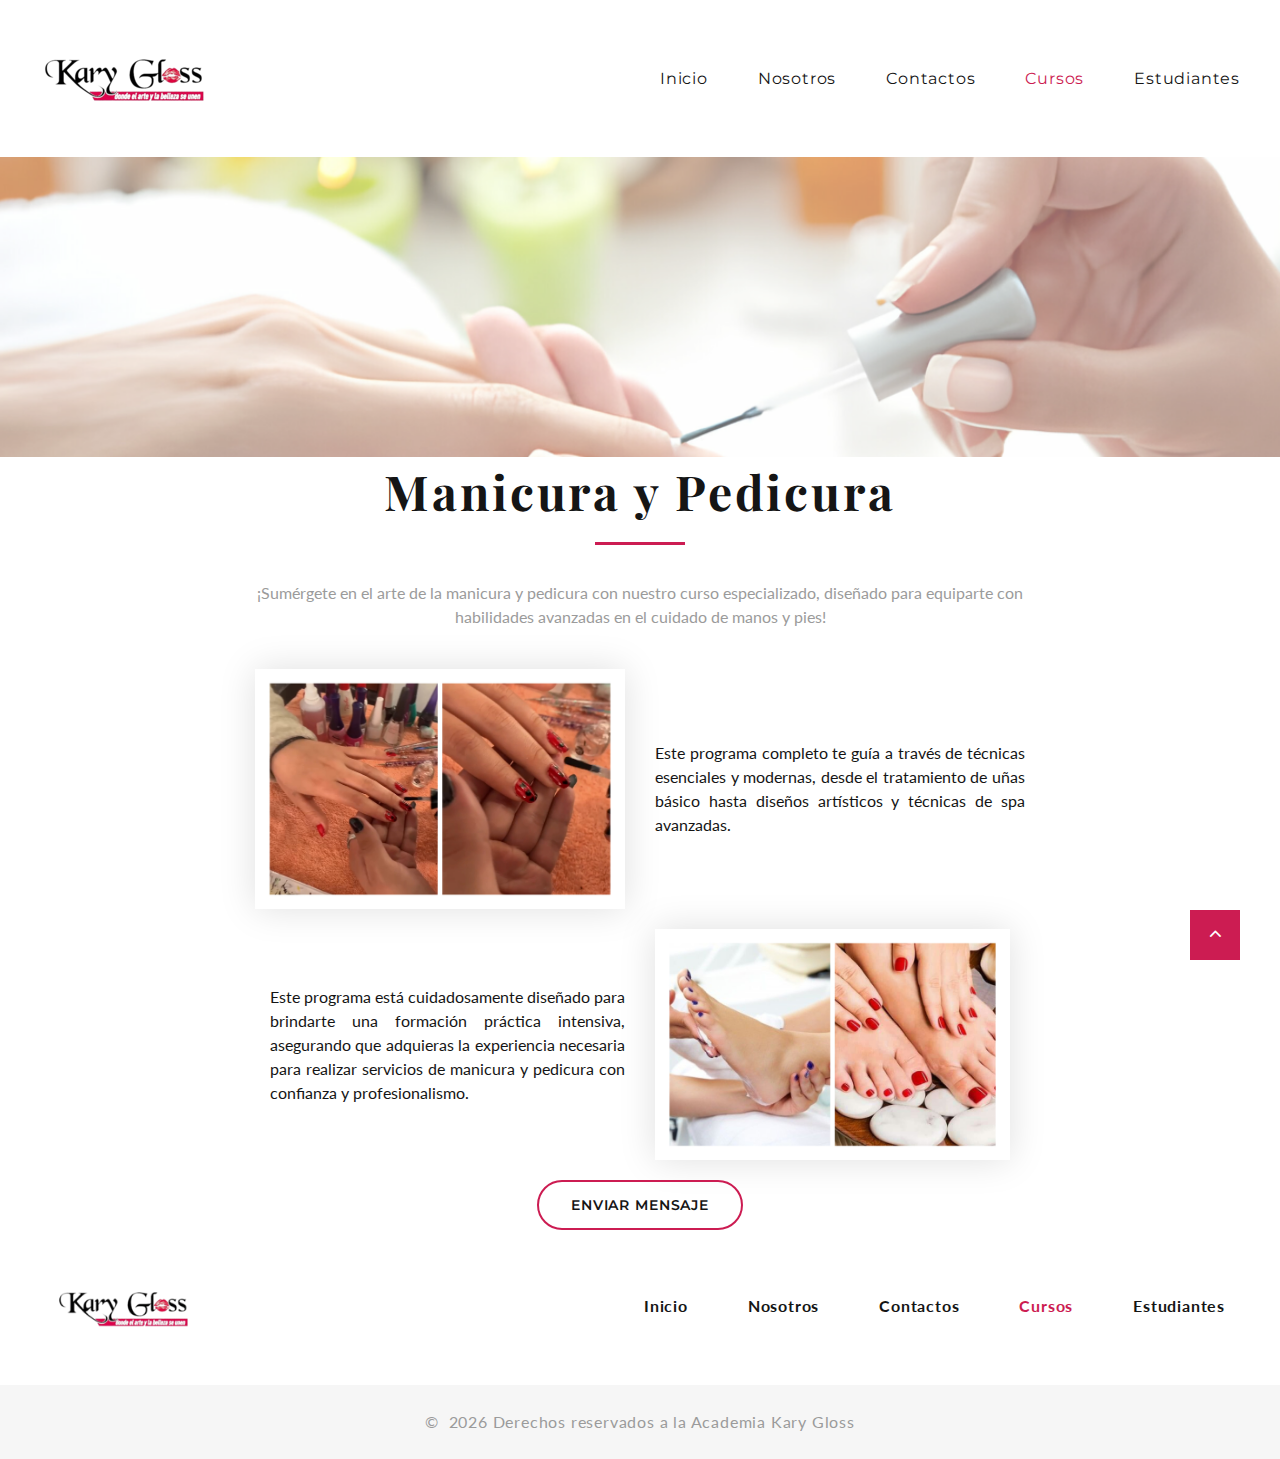
<file: manicurapedicura.html>
<!-- Page Title--><!DOCTYPE html>
<html class="wide wow-animation" lang="en">
  <head>
    <title>Home</title>
    <meta name="format-detection" content="telephone=no">
    <meta name="viewport" content="width=device-width, height=device-height, initial-scale=1.0, maximum-scale=1.0, user-scalable=0">
    <meta http-equiv="X-UA-Compatible" content="IE=edge">
    <meta charset="utf-8">
    <link rel="icon" href="images/favicon.ico" type="image/x-icon">
    <!-- Stylesheets-->
    <link rel="stylesheet" type="text/css" href="//fonts.googleapis.com/css?family=Lato:300i,400,400i,700%7CMontserrat:400,500,600,700%7CPlayfair+Display:400,700,700i%7COswald:400,700,700i">
    <link rel="stylesheet" href="css/bootstrap.css">
    <link rel="stylesheet" href="css/fonts.css">
    <link rel="stylesheet" href="css/style.css">
    <style>.ie-panel{display: none;background: #212121;padding: 10px 0;box-shadow: 3px 3px 5px 0 rgba(0,0,0,.3);clear: both;text-align:center;position: relative;z-index: 1;} html.ie-10 .ie-panel, html.lt-ie-10 .ie-panel {display: block;}</style>
  </head>
  <body>
    <div class="ie-panel"><a href="http://windows.microsoft.com/en-US/internet-explorer/"><img src="images/ie8-panel/warning_bar_0000_us.jpg" height="42" width="820" alt="You are using an outdated browser. For a faster, safer browsing experience, upgrade for free today."></a></div>
    <div class="preloader">
      <div class="preloader-body">
        <div class="cssload-container">
          <div class="cssload-speeding-wheel"></div>
        </div>
        <p>Loading...</p>
      </div>
    </div>
    <div class="page">
      <!-- Banner 1-->
      <!-- Page Header-->
      <header class="section page-header">
        <!-- RD Navbar-->
        <div class="rd-navbar-wrap">
          <nav class="rd-navbar rd-navbar-classic rd-navbar-classic-minimal" data-layout="rd-navbar-fixed" data-sm-layout="rd-navbar-fixed" data-md-layout="rd-navbar-fixed" data-md-device-layout="rd-navbar-fixed" data-lg-layout="rd-navbar-static" data-lg-device-layout="rd-navbar-static" data-xl-layout="rd-navbar-static" data-xl-device-layout="rd-navbar-static" data-lg-stick-up-offset="46px" data-xl-stick-up-offset="46px" data-xxl-stick-up-offset="46px" data-lg-stick-up="true" data-xl-stick-up="true" data-xxl-stick-up="true">
            <div class="rd-navbar-main-outer">
              <div class="rd-navbar-main">
                <!-- RD Navbar Panel-->
                <div class="rd-navbar-panel">
                  <!-- RD Navbar Toggle-->
                  <button class="rd-navbar-toggle" data-rd-navbar-toggle=".rd-navbar-nav-wrap"><span></span></button>
                  <!-- RD Navbar Brand-->
                  <div class="rd-navbar-brand">
                    <!--Brand--><a class="brand" href="index.html"><img class="brand-logo-dark" src="images/logo-default-392x116.png" alt="" width="196" height="58"/><img class="brand-logo-light" src="images/logo-default-392x116.png" alt="" width="196" height="58"/></a>
                  </div>
                </div>
                <div class="rd-navbar-main-element">
            
                 <div class="rd-navbar-nav-wrap">
                   
                    <ul class="rd-navbar-nav">
                      <li class="rd-nav-item dropdown"><a class="rd-nav-link" href="index.html">Inicio</a>
                        
                      </li>
                      <li class="rd-nav-item"><a class="rd-nav-link" href="about.html">Nosotros</a>
                      </li>
                      <li class="rd-nav-item"><a class="rd-nav-link"  href="contacts.html">Contactos</a></li>
                        <li class="rd-nav-item active dropdown"><a class="rd-nav-link" href="index.html#cursosindex">Cursos</a>
                          <div class="dropdown-content">
                            <a href="bellezapeluqueria.html">Belleza y Peluquería</a>
                            <a href="cosmetologia.html">Cosmetología</a>
                            <a href="cosmiatria.html">Cosmiatría</a>
                            <a href="maquillaje.html">Maquillaje Profesional</a>
                            <a href="manicurapedicura.html">Manicura y Pedicura</a>
                            <a href="corteconfeccion.html">Corte y Confección</a>                          
                          </div>
                        </li>
                      
                      <li class="rd-nav-item  dropdown"><a class="rd-nav-link" href="index.html#proyectos">Estudiantes</a>
                        <div class="dropdown-content">
                          <a href="defensasproyectos.html">Defensas de Proyectos</a>
                          <a href="galeria.html">Galeria</a>                            
                        </div>
                      </li>
                    </ul>
                  </div>
                </div>
              </div>
            </div>
          </nav>
        </div>
      </header>
      <!-- Swiper-->
      <section class="section-page-title" style="background-image: url(images/portadamp.png); background-size: cover;">
        <div class="container">
          <h1 class="page-title"></h1>
        </div>
      </section>
      <div class="container text-center">
        <div class="row">
          <div class="col">
            
          </div>
          <div class="col-8">
            <section class="margenpd">
              
                
                  <div class="margenpd">
                    <ul class="list-xl ">
                      <li>
                        <h2>Manicura y Pedicura</h2>
                        <div class="divider-lg"></div>
                        <p>¡Sumérgete en el arte de la manicura y pedicura con nuestro curso especializado, diseñado para equiparte con habilidades avanzadas en el cuidado de manos y pies!</p>
                      </li>
                    </ul>
                  </div>
                
             
            </section>
            <!-- Image Left-->
            <section class="margenpd">
             
                <div class="row">
                  <div class="col"> 
                    <div class="row row-40">
                      <div class="col-md-6">
                        <div class="box-images-item" data-parallax-scroll="{&quot;y&quot;: 20, &quot;x&quot;: 30,  &quot;smoothness&quot;: 30 }">
                          <img  src="images/manipedi.jpg" alt="" width="770" height="380"/>
                        </div>
                        
                      </div>
                      <div class="col-md-6 centrarv">
                        <p class="text-gray-800">Este programa completo te guía a través de técnicas esenciales y modernas, desde el tratamiento de uñas básico hasta diseños artísticos y técnicas de spa avanzadas.</p>
                      </div>
                    </div>
                  </div>
                </div>        
             
            </section>
            <!-- Image Right-->
            <section class="margenpd">
              <div class="container">
                <div class="row">
                  <div class="col">
                    <div class="row row-40 flex-md-row-reverse">
                     
                      <div class="col-md-6">
                        <div class="box-images-item" data-parallax-scroll="{&quot;y&quot;: 20, &quot;x&quot;: 30,  &quot;smoothness&quot;: 30 }">
                          <img  class="card-img-top" src="images/manipedi2.jpg" alt="" width="770" height="380"/>
                        </div>
                        
                      </div>
                      <div class="col-md-6 centrarv">
                        <p class="text-gray-800">Este programa está cuidadosamente diseñado para brindarte una formación práctica intensiva, asegurando que adquieras la experiencia necesaria para realizar servicios de manicura y pedicura con confianza y profesionalismo.</p>
                      </div>
                    </div>
                  </div>
                </div>
              </div>
            </section>
            <center>
                <a class="button button-default-outline" href="https://api.whatsapp.com/send?phone=593998119201&" target="_blank">Enviar mensaje</a>
            </center>
          </div>
          <div class="col">
           
          
          </div>
        </div>
          
          
        </div>
      </div>
      
      <!-- Page Footer-->
      <footer class="section bg-default section-xs-type-1 footer-minimal">
        <div class="container">
          <div class="row row-30 align-items-lg-center justify-content-lg-between">
            <div class="col-lg-2">
              <div class="footer-brand"><a href="index.html"><img src="images/logo-dark-142x58.png" alt="" width="142" height="58"/></a></div>
            </div>
            <div class="col-lg-10">
              <div class="footer-nav">
                <ul class="rd-navbar-nav">
                  <li class="rd-nav-item "><a class="rd-nav-link" href="index.html">Inicio</a></li>
                  <li class="rd-nav-item"><a class="rd-nav-link" href="about.html">Nosotros</a></li>
                  <li class="rd-nav-item"><a class="rd-nav-link" href="contacts.html">Contactos</a></li>
                  <li class="rd-nav-item active"><a class="rd-nav-link" href="index.html#cursosindex">Cursos</a></li>
                  <li class="rd-nav-item"><a class="rd-nav-link" href="index.html#proyectos">Estudiantes</a></li>
                </ul>
              </div>
            </div>
          </div>
        </div>
      </footer>
      <section class="bg-gray-100 section-xs text-center">
        <div class="container">
          <p class="rights"><span>&copy;&nbsp; </span><span class="copyright-year"></span><span>&nbsp;</span><span>Derechos reservados a la Academia Kary Gloss</span></p>
        </div>
      </section>
    </div>
    <!-- Global Mailform Output-->
    <div class="snackbars" id="form-output-global"></div>
    <!-- Javascript-->
    <script src="js/core.min.js"></script>
    <script src="js/script.js"></script>
    <!-- coded by houdini-->
  </body>
</html>
</file>
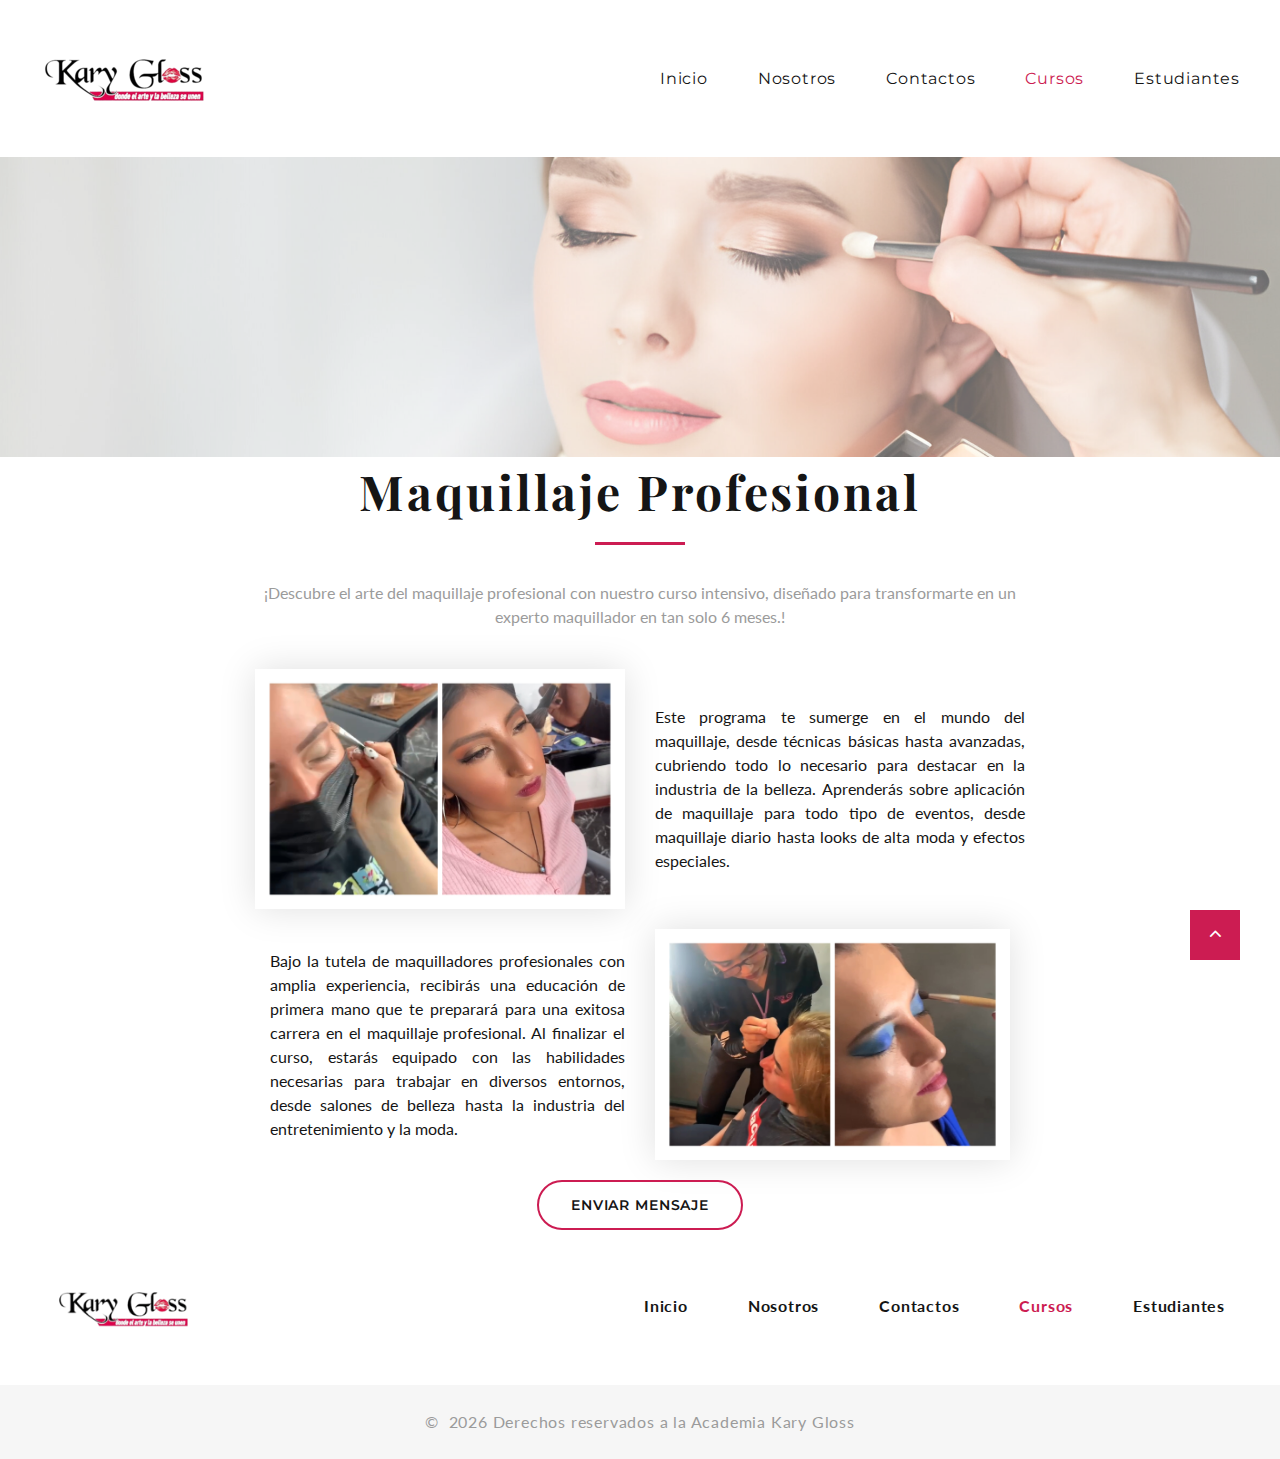
<file: maquillaje.html>
<!-- Page Title--><!DOCTYPE html>
<html class="wide wow-animation" lang="en">
  <head>
    <title>Home</title>
    <meta name="format-detection" content="telephone=no">
    <meta name="viewport" content="width=device-width, height=device-height, initial-scale=1.0, maximum-scale=1.0, user-scalable=0">
    <meta http-equiv="X-UA-Compatible" content="IE=edge">
    <meta charset="utf-8">
    <link rel="icon" href="images/favicon.ico" type="image/x-icon">
    <!-- Stylesheets-->
    <link rel="stylesheet" type="text/css" href="//fonts.googleapis.com/css?family=Lato:300i,400,400i,700%7CMontserrat:400,500,600,700%7CPlayfair+Display:400,700,700i%7COswald:400,700,700i">
    <link rel="stylesheet" href="css/bootstrap.css">
    <link rel="stylesheet" href="css/fonts.css">
    <link rel="stylesheet" href="css/style.css">
    <style>.ie-panel{display: none;background: #212121;padding: 10px 0;box-shadow: 3px 3px 5px 0 rgba(0,0,0,.3);clear: both;text-align:center;position: relative;z-index: 1;} html.ie-10 .ie-panel, html.lt-ie-10 .ie-panel {display: block;}</style>
  </head>
  <body>
    <div class="ie-panel"><a href="http://windows.microsoft.com/en-US/internet-explorer/"><img src="images/ie8-panel/warning_bar_0000_us.jpg" height="42" width="820" alt="You are using an outdated browser. For a faster, safer browsing experience, upgrade for free today."></a></div>
    <div class="preloader">
      <div class="preloader-body">
        <div class="cssload-container">
          <div class="cssload-speeding-wheel"></div>
        </div>
        <p>Loading...</p>
      </div>
    </div>
    <div class="page">
      <!-- Banner 1-->
      <!-- Page Header-->
      <header class="section page-header">
        <!-- RD Navbar-->
        <div class="rd-navbar-wrap">
          <nav class="rd-navbar rd-navbar-classic rd-navbar-classic-minimal" data-layout="rd-navbar-fixed" data-sm-layout="rd-navbar-fixed" data-md-layout="rd-navbar-fixed" data-md-device-layout="rd-navbar-fixed" data-lg-layout="rd-navbar-static" data-lg-device-layout="rd-navbar-static" data-xl-layout="rd-navbar-static" data-xl-device-layout="rd-navbar-static" data-lg-stick-up-offset="46px" data-xl-stick-up-offset="46px" data-xxl-stick-up-offset="46px" data-lg-stick-up="true" data-xl-stick-up="true" data-xxl-stick-up="true">
            <div class="rd-navbar-main-outer">
              <div class="rd-navbar-main">
                <!-- RD Navbar Panel-->
                <div class="rd-navbar-panel">
                  <!-- RD Navbar Toggle-->
                  <button class="rd-navbar-toggle" data-rd-navbar-toggle=".rd-navbar-nav-wrap"><span></span></button>
                  <!-- RD Navbar Brand-->
                  <div class="rd-navbar-brand">
                    <!--Brand--><a class="brand" href="index.html"><img class="brand-logo-dark" src="images/logo-default-392x116.png" alt="" width="196" height="58"/><img class="brand-logo-light" src="images/logo-default-392x116.png" alt="" width="196" height="58"/></a>
                  </div>
                </div>
                <div class="rd-navbar-main-element">
            
                 <div class="rd-navbar-nav-wrap">
                   
                    <ul class="rd-navbar-nav">
                      <li class="rd-nav-item dropdown"><a class="rd-nav-link" href="index.html">Inicio</a>
                        
                      </li>
                      <li class="rd-nav-item"><a class="rd-nav-link" href="about.html">Nosotros</a>
                      </li>
                      <li class="rd-nav-item"><a class="rd-nav-link"  href="contacts.html">Contactos</a></li>
                        <li class="rd-nav-item active dropdown"><a class="rd-nav-link" href="index.html#cursosindex">Cursos</a>
                          <div class="dropdown-content">
                            <a href="bellezapeluqueria.html">Belleza y Peluquería</a>
                            <a href="cosmetologia.html">Cosmetología</a>
                            <a href="cosmiatria.html">Cosmiatría</a>
                            <a href="maquillaje.html">Maquillaje Profesional</a>
                            <a href="manicurapedicura.html">Manicura y Pedicura</a>
                            <a href="corteconfeccion.html">Corte y Confección</a>                          
                          </div>
                        </li>
                      
                      <li class="rd-nav-item  dropdown"><a class="rd-nav-link" href="index.html#proyectos">Estudiantes</a>
                        <div class="dropdown-content">
                          <a href="defensasproyectos.html">Defensas de Proyectos</a>
                          <a href="galeria.html">Galeria</a>                            
                        </div>
                      </li>
                    </ul>
                  </div>
                </div>
              </div>
            </div>
          </nav>
        </div>
      </header>
      <!-- Swiper-->
      <section class="section-page-title" style="background-image: url(images/portadact.png); background-size: cover;">
        <div class="container">
          <h1 class="page-title"></h1>
        </div>
      </section>
      <div class="container text-center">
        <div class="row">
          <div class="col">
            
          </div>
          <div class="col-8">
            <section class="margenpd">
              
                
                  <div class="margenpd">
                    <ul class="list-xl ">
                      <li>
                        <h2>Maquillaje Profesional</h2>
                        <div class="divider-lg"></div>
                        <p>¡Descubre el arte del maquillaje profesional con nuestro curso intensivo, diseñado para transformarte en un experto maquillador en tan solo 6 meses.!</p>
                      </li>
                    </ul>
                  </div>
                
             
            </section>
            <!-- Image Left-->
            <section class="margenpd">
             
                <div class="row">
                  <div class="col"> 
                    <div class="row row-40">
                      <div class="col-md-6">
                        <div class="box-images-item" data-parallax-scroll="{&quot;y&quot;: 20, &quot;x&quot;: 30,  &quot;smoothness&quot;: 30 }">
                          <img  src="images/maquillaje1.jpg" alt="" width="770" height="380"/>
                        </div>
                        
                      </div>
                      <div class="col-md-6 centrarv">
                        <p class="text-gray-800">Este programa te sumerge en el mundo del maquillaje, desde técnicas básicas hasta avanzadas, cubriendo todo lo necesario para destacar en la industria de la belleza. Aprenderás sobre aplicación de maquillaje para todo tipo de eventos, desde maquillaje diario hasta looks de alta moda y efectos especiales.</p>
                      </div>
                    </div>
                  </div>
                </div>        
             
            </section>
            <!-- Image Right-->
            <section class="margenpd">
              <div class="container">
                <div class="row">
                  <div class="col">
                    <div class="row row-40 flex-md-row-reverse">
                     
                      <div class="col-md-6">
                        <div class="box-images-item" data-parallax-scroll="{&quot;y&quot;: 20, &quot;x&quot;: 30,  &quot;smoothness&quot;: 30 }">
                          <img  class="card-img-top" src="images/maquillaje2.jpg" alt="" width="770" height="380"/>
                        </div>
                        
                      </div>
                      <div class="col-md-6 centrarv">
                        <p class="text-gray-800">Bajo la tutela de maquilladores profesionales con amplia experiencia, recibirás una educación de primera mano que te preparará para una exitosa carrera en el maquillaje profesional. Al finalizar el curso, estarás equipado con las habilidades necesarias para trabajar en diversos entornos, desde salones de belleza hasta la industria del entretenimiento y la moda.</p>
                      </div>
                    </div>
                  </div>
                </div>
              </div>
            </section>
            <center>
                <a class="button button-default-outline" href="https://api.whatsapp.com/send?phone=593998119201&" target="_blank">Enviar mensaje</a>
            </center>
          </div>
          <div class="col">
           
          
          </div>
        </div>
          
          
        </div>
      </div>
      
      <!-- Page Footer-->
      <footer class="section bg-default section-xs-type-1 footer-minimal">
        <div class="container">
          <div class="row row-30 align-items-lg-center justify-content-lg-between">
            <div class="col-lg-2">
              <div class="footer-brand"><a href="index.html"><img src="images/logo-dark-142x58.png" alt="" width="142" height="58"/></a></div>
            </div>
            <div class="col-lg-10">
              <div class="footer-nav">
                <ul class="rd-navbar-nav">
                  <li class="rd-nav-item "><a class="rd-nav-link" href="index.html">Inicio</a></li>
                  <li class="rd-nav-item"><a class="rd-nav-link" href="about.html">Nosotros</a></li>
                  <li class="rd-nav-item"><a class="rd-nav-link" href="contacts.html">Contactos</a></li>
                  <li class="rd-nav-item active"><a class="rd-nav-link" href="index.html#cursosindex">Cursos</a></li>
                  <li class="rd-nav-item"><a class="rd-nav-link" href="index.html#proyectos">Estudiantes</a></li>
                </ul>
              </div>
            </div>
          </div>
        </div>
      </footer>
      <section class="bg-gray-100 section-xs text-center">
        <div class="container">
          <p class="rights"><span>&copy;&nbsp; </span><span class="copyright-year"></span><span>&nbsp;</span><span>Derechos reservados a la Academia Kary Gloss</span></p>
        </div>
      </section>
    </div>
    <!-- Global Mailform Output-->
    <div class="snackbars" id="form-output-global"></div>
    <!-- Javascript-->
    <script src="js/core.min.js"></script>
    <script src="js/script.js"></script>
    <!-- coded by houdini-->
  </body>
</html>
</file>
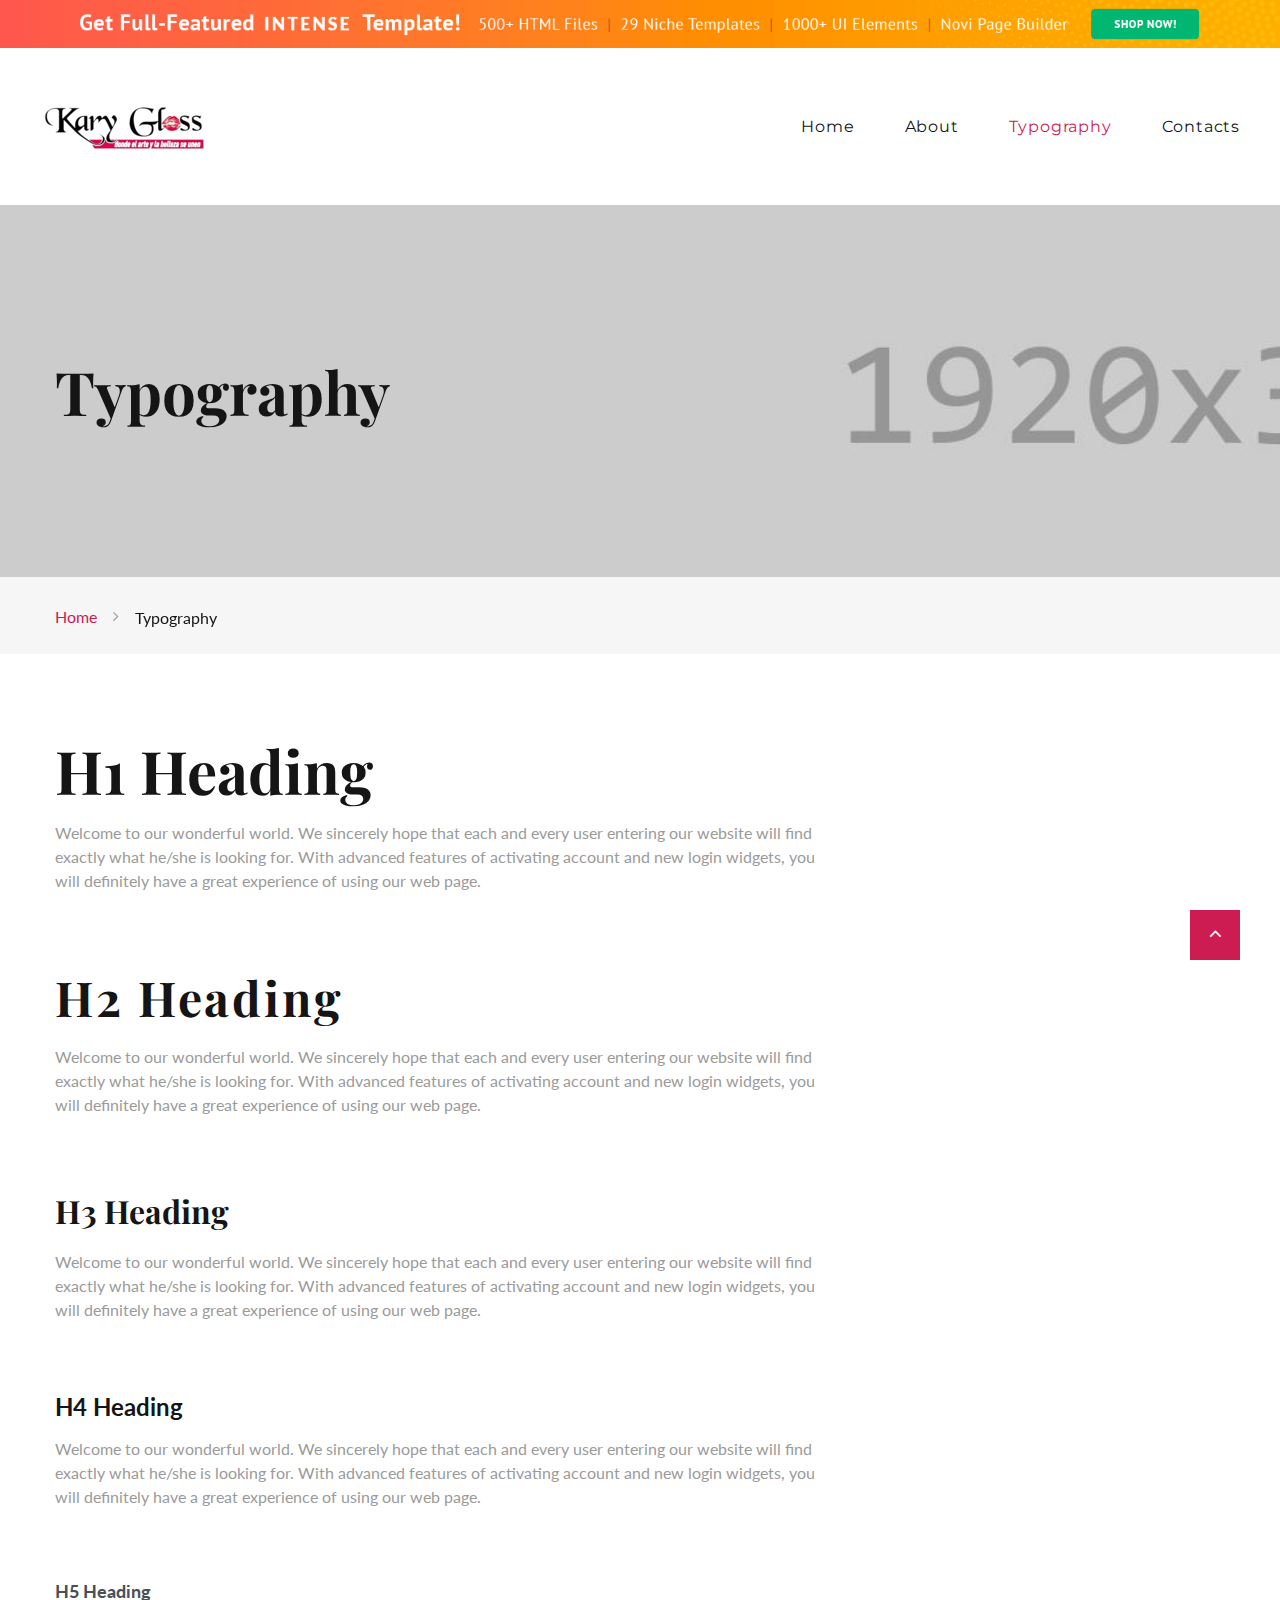
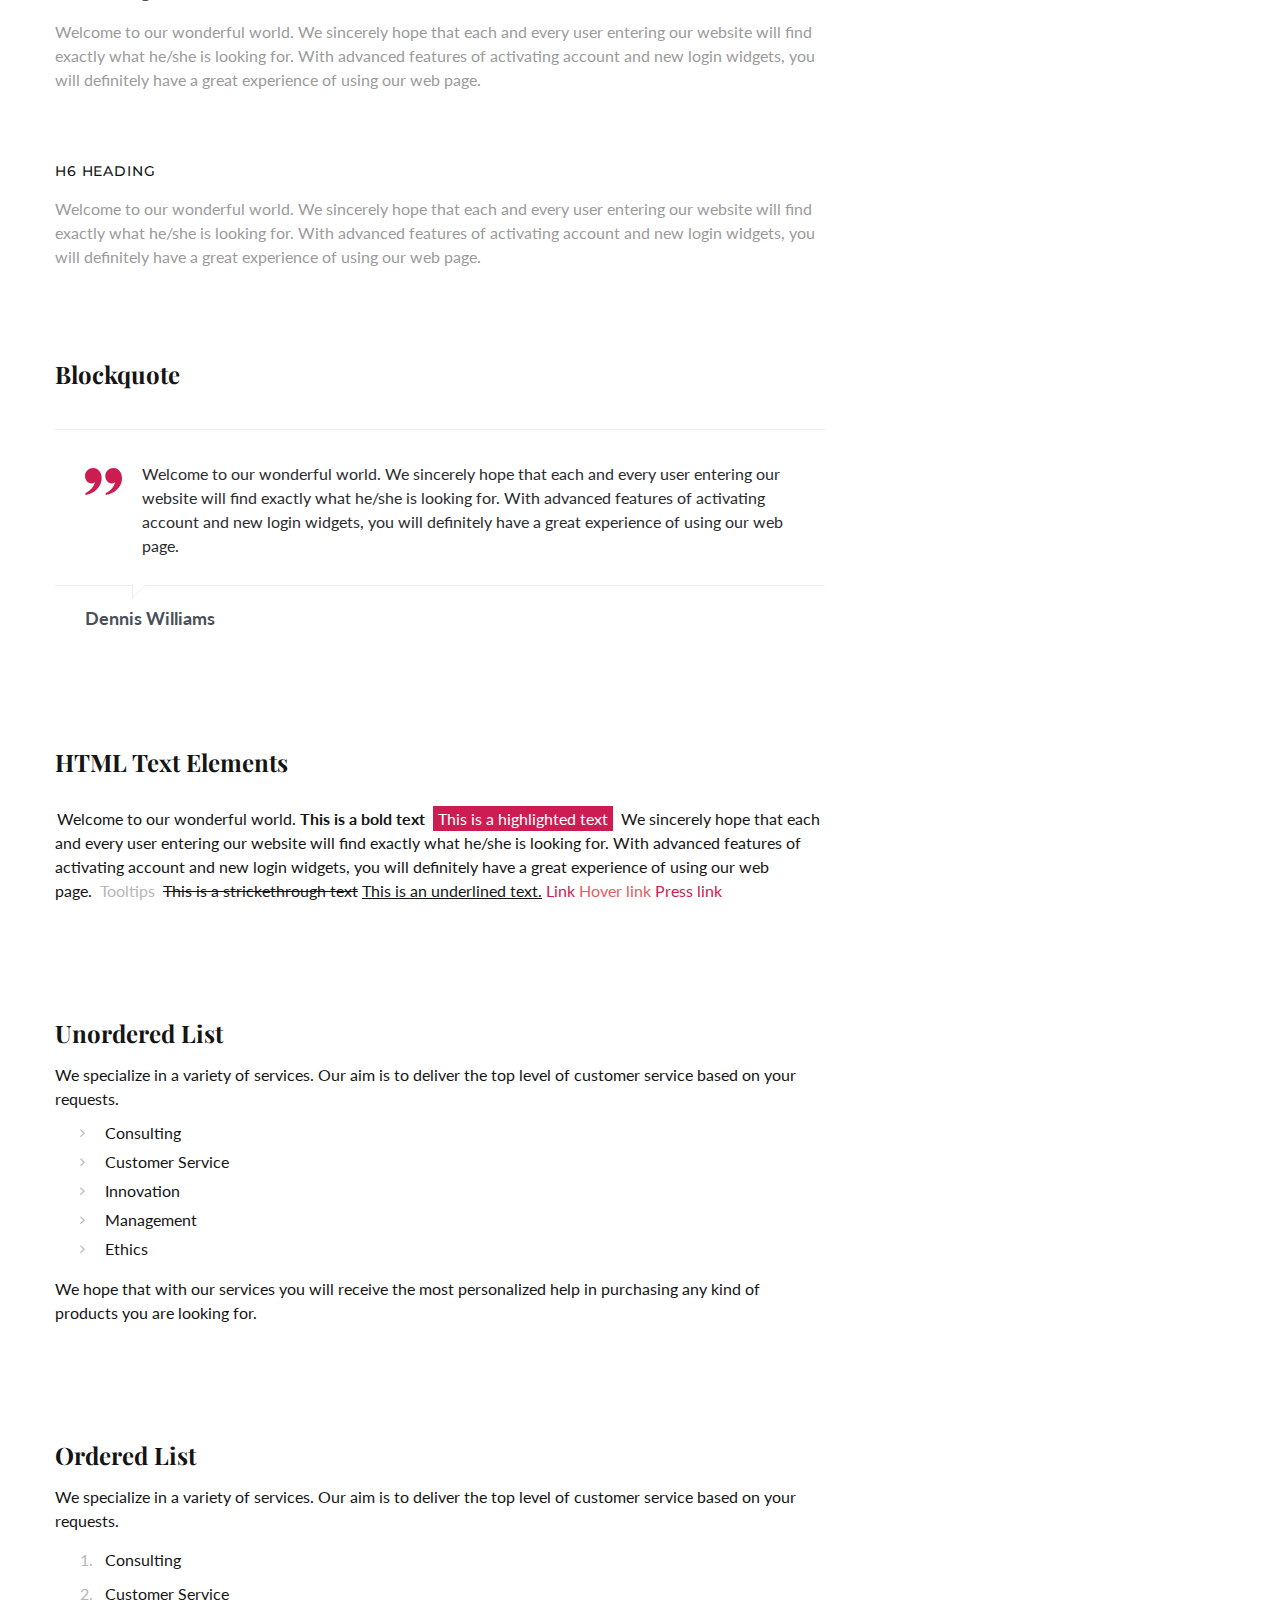
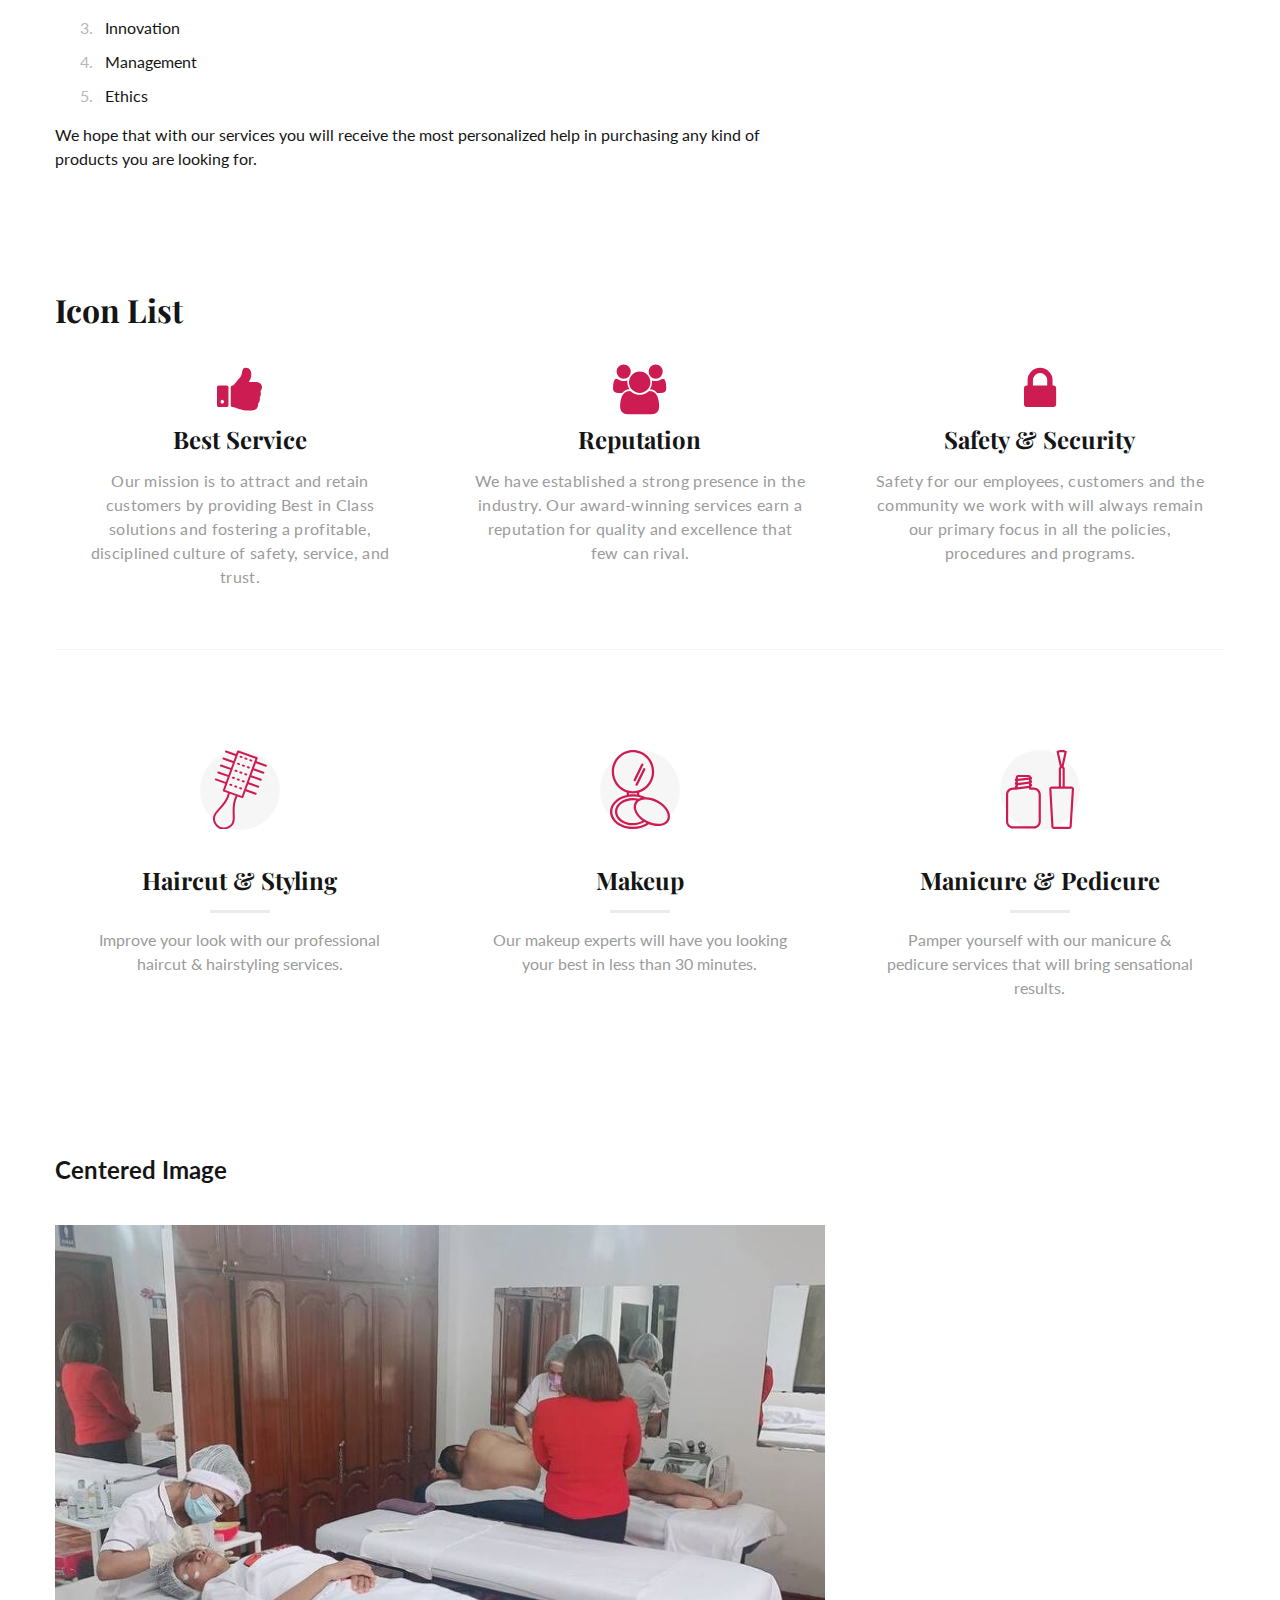
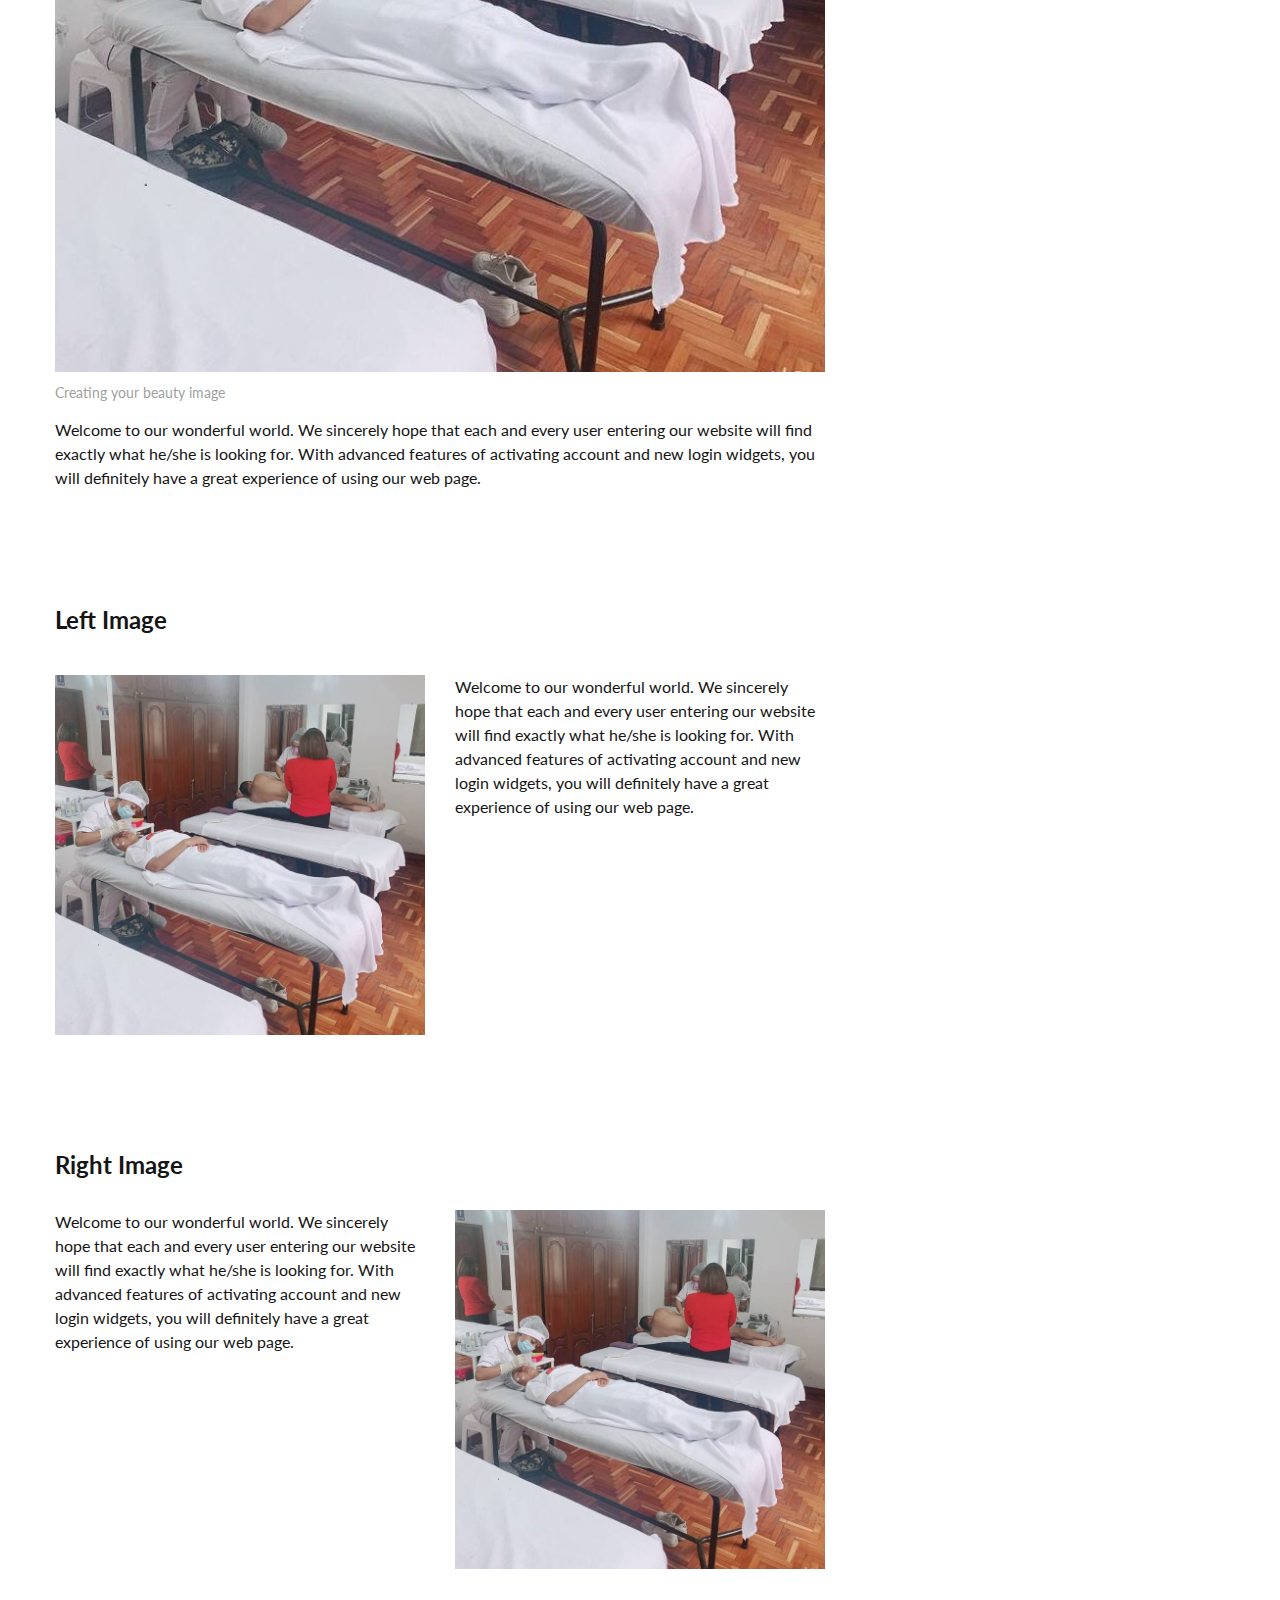
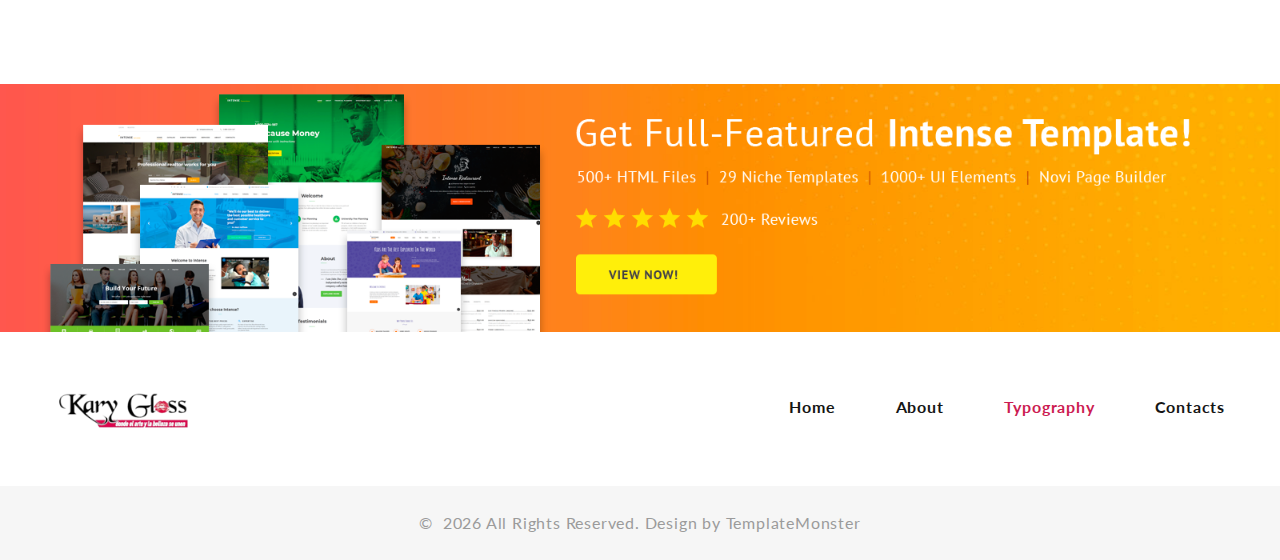
<file: typography.html>
<!-- Page Title--><!DOCTYPE html>
<html class="wide wow-animation" lang="en">
  <head>
    <title>Typography</title>
    <meta name="format-detection" content="telephone=no">
    <meta name="viewport" content="width=device-width, height=device-height, initial-scale=1.0, maximum-scale=1.0, user-scalable=0">
    <meta http-equiv="X-UA-Compatible" content="IE=edge">
    <meta charset="utf-8">
    <link rel="icon" href="images/favicon.ico" type="image/x-icon">
    <!-- Stylesheets-->
    <link rel="stylesheet" type="text/css" href="//fonts.googleapis.com/css?family=Lato:300i,400,400i,700%7CMontserrat:400,500,600,700%7CPlayfair+Display:400,700,700i%7COswald:400,700,700i">
    <link rel="stylesheet" href="css/bootstrap.css">
    <link rel="stylesheet" href="css/fonts.css">
    <link rel="stylesheet" href="css/style.css">
    <style>.ie-panel{display: none;background: #212121;padding: 10px 0;box-shadow: 3px 3px 5px 0 rgba(0,0,0,.3);clear: both;text-align:center;position: relative;z-index: 1;} html.ie-10 .ie-panel, html.lt-ie-10 .ie-panel {display: block;}</style>
  </head>
  <body>
    <div class="ie-panel"><a href="http://windows.microsoft.com/en-US/internet-explorer/"><img src="images/ie8-panel/warning_bar_0000_us.jpg" height="42" width="820" alt="You are using an outdated browser. For a faster, safer browsing experience, upgrade for free today."></a></div>
    <div class="preloader">
      <div class="preloader-body">
        <div class="cssload-container">
          <div class="cssload-speeding-wheel"></div>
        </div>
        <p>Loading...</p>
      </div>
    </div>
    <div class="page"><a class="section section-banner d-none d-xl-block" href="https://www.templatemonster.com/intense-multipurpose-html-template.html" target="_blank" style="background-image: url(images/banner/background-04-1920x60.jpg); background-image: -webkit-image-set( url(images/banner/background-04-1920x60.jpg) 1x, url(images/banner/background-04-3840x120.jpg) 2x )"><img src="images/banner/foreground-04-1600x60.png" srcset="images/banner/foreground-04-1600x60.png 1x, images/banner/foreground-04-3200x120.png 2x" alt="" width="1600" height="310"></a>
      <!-- Page Header-->
      <header class="section page-header">
        <!-- RD Navbar-->
        <div class="rd-navbar-wrap">
          <nav class="rd-navbar rd-navbar-classic rd-navbar-classic-minimal" data-layout="rd-navbar-fixed" data-sm-layout="rd-navbar-fixed" data-md-layout="rd-navbar-fixed" data-md-device-layout="rd-navbar-fixed" data-lg-layout="rd-navbar-static" data-lg-device-layout="rd-navbar-static" data-xl-layout="rd-navbar-static" data-xl-device-layout="rd-navbar-static" data-lg-stick-up-offset="46px" data-xl-stick-up-offset="46px" data-xxl-stick-up-offset="46px" data-lg-stick-up="true" data-xl-stick-up="true" data-xxl-stick-up="true">
            <div class="rd-navbar-main-outer">
              <div class="rd-navbar-main">
                <!-- RD Navbar Panel-->
                <div class="rd-navbar-panel">
                  <!-- RD Navbar Toggle-->
                  <button class="rd-navbar-toggle" data-rd-navbar-toggle=".rd-navbar-nav-wrap"><span></span></button>
                  <!-- RD Navbar Brand-->
                  <div class="rd-navbar-brand">
                    <!--Brand--><a class="brand" href="index.html"><img class="brand-logo-dark" src="images/logo-default-392x116.png" alt="" width="196" height="58"/><img class="brand-logo-light" src="images/logo-default-392x116.png" alt="" width="196" height="58"/></a>
                  </div>
                </div>
                <div class="rd-navbar-main-element">
                  <div class="rd-navbar-nav-wrap">
                    <!-- RD Navbar Nav-->
                    <ul class="rd-navbar-nav">
                      <li class="rd-nav-item"><a class="rd-nav-link" href="index.html">Home</a>
                      </li>
                      <li class="rd-nav-item"><a class="rd-nav-link" href="about.html">About</a>
                      </li>
                      <li class="rd-nav-item active"><a class="rd-nav-link" href="typography.html">Typography</a>
                      </li>
                      <li class="rd-nav-item"><a class="rd-nav-link" href="contacts.html">Contacts</a>
                      </li>
                    </ul>
                  </div>
                </div>
              </div>
            </div>
          </nav>
        </div>
      </header>
      <section class="section-page-title" style="background-image: url(images/page-titlte-1-1920x305.jpg); background-size: cover;">
        <div class="container">
          <h1 class="page-title">Typography</h1>
        </div>
      </section>
      <section class="breadcrumbs-custom">
        <div class="container">
          <ul class="breadcrumbs-custom-path">
            <li><a href="index.html">Home</a></li>
            <li class="active">Typography</li>
          </ul>
        </div>
      </section>
      <!-- Base typography -->
      <section class="section section-md bg-default">
        <div class="container">
          <div class="row row-50">
            <div class="col-xl-8">
              <ul class="list-xl">
                <li>
                  <h1>H1 Heading</h1>
                  <p>Welcome to our wonderful world. We sincerely hope that each and every user entering our website will find exactly what he/she is looking for. With advanced features of activating account and new login widgets, you will definitely have a great experience of using our web page.</p>
                </li>
                <li>
                  <h2>H2 Heading</h2>
                  <p>Welcome to our wonderful world. We sincerely hope that each and every user entering our website will find exactly what he/she is looking for. With advanced features of activating account and new login widgets, you will definitely have a great experience of using our web page.</p>
                </li>
                <li>
                  <h3>H3 Heading</h3>
                  <p>Welcome to our wonderful world. We sincerely hope that each and every user entering our website will find exactly what he/she is looking for. With advanced features of activating account and new login widgets, you will definitely have a great experience of using our web page.</p>
                </li>
                <li>
                  <h4>H4 Heading</h4>
                  <p>Welcome to our wonderful world. We sincerely hope that each and every user entering our website will find exactly what he/she is looking for. With advanced features of activating account and new login widgets, you will definitely have a great experience of using our web page.</p>
                </li>
                <li>
                  <h5>H5 Heading</h5>
                  <p>Welcome to our wonderful world. We sincerely hope that each and every user entering our website will find exactly what he/she is looking for. With advanced features of activating account and new login widgets, you will definitely have a great experience of using our web page.</p>
                </li>
                <li>
                  <h6>H6 Heading</h6>
                  <p>Welcome to our wonderful world. We sincerely hope that each and every user entering our website will find exactly what he/she is looking for. With advanced features of activating account and new login widgets, you will definitely have a great experience of using our web page.</p>
                </li>
              </ul>
            </div>
          </div>
        </div>
      </section>
      <!-- Blockquote-->
      <section class="section section-lg bg-default">
        <div class="container">
          <div class="row row-50">
            <div class="col-lg-10 col-xl-8">
              <h4 class="heading-title">Blockquote</h4>
              <!-- Quote Primary-->
              <article class="quote-primary">
                <div class="quote-primary-body">
                  <svg class="quote-primary-mark" version="1.1" xmlns="http://www.w3.org/2000/svg" x="0px" y="0px" width="88.34px" height="65.34px" viewBox="0 0 88.34 65.34" enable-background="new 0 0 88.34 65.34" overflow="scroll" xml:space="preserve" preserveAspectRatio="none">
                    <path d="M49.394,65.34v-4.131c12.318-7.088,19.924-16.074,22.811-26.965c-3.125,2.032-5.968,3.051-8.526,3.051								c-4.265,0-7.864-1.721-10.803-5.168c-2.937-3.444-4.407-7.654-4.407-12.64c0-5.511,1.932-10.142,5.791-13.878								C58.123,1.873,62.873,0,68.51,0c5.639,0,10.354,2.379,14.143,7.137c3.793,4.757,5.688,10.678,5.688,17.758								c0,9.977-3.814,18.912-11.443,26.818C69.268,59.613,60.101,64.156,49.394,65.34z M0.923,65.34v-4.131								c12.321-7.088,19.926-16.074,22.813-26.965c-3.126,2.032-5.993,3.051-8.598,3.051c-4.219,0-7.794-1.721-10.734-5.168								C1.467,28.683,0,24.473,0,19.487C0,13.976,1.919,9.346,5.757,5.609C9.595,1.873,14.334,0,19.971,0								c5.685,0,10.41,2.379,14.178,7.137c3.767,4.757,5.652,10.678,5.652,17.758c0,9.977-3.805,18.912-11.409,26.818								C20.787,59.613,11.632,64.156,0.923,65.34z"></path>
                  </svg>
                  <div class="quote-primary-text">
                    <p class="q">Welcome to our wonderful world. We sincerely hope that each and every user entering our website will find exactly what he/she is looking for. With advanced features of activating account and new login widgets, you will definitely have a great experience of using our web page.</p>
                  </div>
                </div>
                <div class="quote-primary-footer">
                  <p class="heading-5 quote-primary-cite">Dennis Williams</p>
                </div>
              </article>
            </div>
          </div>
        </div>
      </section>
      <!-- HTML Text Elements-->
      <section class="section section-lg bg-default">
        <div class="container">
          <div class="row">
            <div class="col-lg-10 col-xl-8">
              <h4 class="heading-title">HTML Text Elements</h4>
              <p class="text-block text-gray-800"><span>Welcome to our wonderful world.</span><span class="font-weight-bold">This is a bold text</span>
                <mark>This is a highlighted text</mark><span> We sincerely hope that each and every user entering our website will find exactly what he/she is looking for. With advanced features of activating account and new login widgets, you will definitely have a great experience of using our web page.</span><span class="tooltip-custom" data-toggle="tooltip" data-placement="top" title="Tooltips">Tooltips</span><span class="text-strike">This is a strickethrough text</span><span class="text-underline">This is an underlined text.</span><a href="#">Link</a><a class="link-hover" href="#">Hover link</a><a class="link-active" href="#">Press link</a>
              </p>
            </div>
          </div>
        </div>
      </section>
      <!-- Unordered List-->
      <section class="section section-lg bg-default text-gray-800">
        <div class="container">
          <div class="row row-50">
            <div class="col-xl-8">
              <h4 class="heading-title">Unordered List</h4>
              <p>We specialize in a variety of services. Our aim is to deliver the top level of customer service based on your requests.</p>
              <ul class="list-marked">
                <li>Consulting</li>
                <li>Customer Service</li>
                <li>Innovation</li>
                <li>Management</li>
                <li>Ethics</li>
              </ul>
              <p>We hope that with our services you will receive the most personalized help in purchasing any kind of products you are looking for.</p>
            </div>
          </div>
        </div>
      </section>
      <!-- Ordered List-->
      <section class="section section-lg bg-default text-gray-800">
        <div class="container">
          <div class="row row-50">
            <div class="col-xl-8">
              <h4 class="heading-title">Ordered List</h4>
              <p>We specialize in a variety of services. Our aim is to deliver the top level of customer service based on your requests.</p>
              <ol class="list-ordered">
                <li>Consulting</li>
                <li>Customer Service</li>
                <li>Innovation</li>
                <li>Management</li>
                <li>Ethics</li>
              </ol>
              <p>We hope that with our services you will receive the most personalized help in purchasing any kind of products you are looking for.</p>
            </div>
          </div>
        </div>
      </section>
      <!-- Icon List-->
      <section class="section section-lg bg-default">
        <div class="container">
          <h3>Icon List</h3>
          <div class="row row-30">
            <div class="cell-xs-10 col-md-6 col-lg-4">
              <article class="box-minimal">
                <div class="box-minimal-icon fa fa-thumbs-up"></div>
                <h4 class="box-minimal-title">Best Service</h4>
                <div class="box-minimal-text">
                  <p>Our mission is to attract and retain customers by providing Best in Class solutions and fostering a profitable, disciplined culture of safety, service, and trust.</p>
                </div>
              </article>
            </div>
            <div class="cell-xs-10 col-md-6 col-lg-4">
              <article class="box-minimal">
                <div class="box-minimal-icon fa fa-group"></div>
                <h4 class="box-minimal-title">Reputation</h4>
                <div class="box-minimal-text">
                  <p>We have established a strong presence in the industry. Our award-winning services earn a reputation for quality and excellence that few can rival.</p>
                </div>
              </article>
            </div>
            <div class="cell-xs-10 col-md-6 col-lg-4">
              <article class="box-minimal">
                <div class="box-minimal-icon fa fa-lock"></div>
                <h4 class="box-minimal-title">Safety & Security</h4>
                <div class="box-minimal-text">
                  <p>Safety for our employees, customers and the community we work with will always remain our primary focus in all the policies, procedures and programs.</p>
                </div>
              </article>
            </div>
          </div>
        </div>
        <div class="container"> 
          <hr>
        </div>
        <div class="container">
          <div class="row row-30">
            <div class="cell-xs-10 col-md-6 col-lg-4">
              <article class="box-icon-modern">
                <div class="icon-modern">
                  <svg version="1.1" xmlns="http://www.w3.org/2000/svg" x="0px" y="0px" width="53.948px" height="79.418px" viewbox="0 0 53.948 79.418" enable-background="new 0 0 53.948 79.418" xml:space="preserve">
                    <g>
                      <path d="M7.137,78.936c0.046,0.02,0.093,0.037,0.14,0.05c1.038,0.286,2.155,0.432,3.291,0.432    c3.969,0,8.168-1.778,10.031-5.537c1.311-2.643,1.214-5.736,1.137-8.221c-0.187-5.976-0.408-13.352,2.798-19.175l4.503,1.609    c0.113,0.04,0.228,0.059,0.341,0.059c0.409,0,0.794-0.25,0.941-0.653l2.319-6.333l9.736,3.477c0.112,0.04,0.227,0.059,0.34,0.059    c0.41,0,0.794-0.25,0.941-0.653c0.188-0.514-0.081-1.08-0.601-1.265l-9.736-3.478l1.878-5.129l9.736,3.477    c0.112,0.04,0.227,0.059,0.34,0.059c0.41,0,0.794-0.25,0.941-0.653c0.188-0.514-0.081-1.08-0.601-1.266l-9.736-3.477l1.878-5.128    l9.736,3.478c0.112,0.04,0.227,0.059,0.34,0.059c0.41,0,0.794-0.25,0.941-0.652c0.188-0.514-0.081-1.081-0.601-1.266l-9.736-3.477    l1.878-5.129l9.736,3.477c0.112,0.04,0.227,0.059,0.34,0.059c0.41,0,0.794-0.25,0.941-0.653c0.188-0.513-0.081-1.08-0.601-1.266    l-9.736-3.477l1.877-5.129l9.736,3.477c0.113,0.04,0.227,0.059,0.34,0.059c0.41,0,0.794-0.25,0.941-0.653    c0.188-0.514-0.081-1.08-0.601-1.266l-9.735-3.477l1.086-2.967c0.188-0.514-0.081-1.08-0.601-1.266l-18.62-6.65    c-0.521-0.186-1.095,0.079-1.282,0.593l-1.087,2.967l-9.736-3.477c-0.521-0.186-1.094,0.08-1.282,0.593    c-0.188,0.514,0.081,1.08,0.601,1.266l9.737,3.477l-1.878,5.129l-9.736-3.477C10.232,7.361,9.66,7.627,9.472,8.14    c-0.188,0.514,0.081,1.08,0.601,1.266l9.737,3.477l-1.878,5.129l-9.736-3.477c-0.521-0.187-1.094,0.08-1.282,0.593    c-0.188,0.513,0.081,1.08,0.601,1.266l9.737,3.477l-1.878,5.128l-9.736-3.477c-0.522-0.186-1.094,0.079-1.282,0.593    c-0.188,0.514,0.081,1.08,0.601,1.266l9.737,3.477l-1.878,5.129L3.079,28.51c-0.52-0.187-1.094,0.079-1.282,0.593    c-0.188,0.514,0.081,1.08,0.601,1.265l9.737,3.478l-2.319,6.333c-0.09,0.247-0.078,0.519,0.035,0.756    c0.113,0.237,0.316,0.421,0.566,0.51l4.504,1.608C13.614,49.554,8.667,55.084,4.653,59.56c-1.669,1.861-3.747,4.178-4.451,7.037    C-1.085,71.828,2.717,76.978,7.137,78.936z M14.356,33.589L14.356,33.589l0.001-0.001l11.32-30.916l16.738,5.978l-1.085,2.965    c0,0.001-0.002,0.001-0.002,0.002c0,0.001,0,0.002,0,0.003l-2.557,6.982c0,0.001-0.001,0.002-0.002,0.003c0,0.001,0,0.002,0,0.003    l-2.558,6.984v0l0,0l-7.435,20.307l-16.739-5.978L14.356,33.589z M2.148,67.064c0.586-2.383,2.402-4.408,4.003-6.194    c4.119-4.591,9.185-10.249,10.676-17.136l5.8,2.071c-3.314,6.236-3.083,13.785-2.892,19.917c0.074,2.385,0.159,5.088-0.933,7.29    c-1.928,3.886-7.044,5.124-10.914,4.09C4.244,75.453,1.113,71.268,2.148,67.064z"></path>
                      <path d="M27.189,7.618l1.088,0.389c0.113,0.04,0.228,0.059,0.341,0.059c0.409,0,0.794-0.25,0.941-0.652    c0.188-0.514-0.081-1.08-0.601-1.266L27.87,5.76c-0.522-0.186-1.093,0.08-1.282,0.593C26.4,6.866,26.669,7.432,27.189,7.618z"></path>
                      <path d="M32.075,9.364l1.088,0.388c0.113,0.04,0.228,0.059,0.34,0.059c0.41,0,0.794-0.251,0.941-0.653    c0.188-0.514-0.081-1.08-0.601-1.265l-1.088-0.389c-0.518-0.185-1.093,0.08-1.282,0.594C31.286,8.612,31.555,9.178,32.075,9.364z"></path>
                      <path d="M36.961,11.109l1.088,0.389c0.113,0.04,0.227,0.059,0.34,0.059c0.41,0,0.794-0.251,0.941-0.653    c0.188-0.514-0.081-1.08-0.601-1.266l-1.088-0.388C37.12,9.066,36.548,9.33,36.36,9.843C36.172,10.357,36.441,10.923,36.961,11.109    z"></path>
                      <path d="M24.631,14.605l1.088,0.389c0.113,0.04,0.228,0.059,0.34,0.059c0.41,0,0.794-0.25,0.941-0.653    c0.188-0.514-0.081-1.08-0.601-1.266l-1.088-0.389c-0.522-0.185-1.094,0.08-1.282,0.593C23.842,13.854,24.111,14.42,24.631,14.605z    "></path>
                      <path d="M28.916,15.085c-0.188,0.514,0.081,1.08,0.601,1.266l1.088,0.389c0.113,0.04,0.228,0.059,0.341,0.059    c0.409,0,0.794-0.25,0.941-0.653c0.188-0.514-0.081-1.08-0.601-1.266l-1.088-0.389C29.676,14.305,29.104,14.571,28.916,15.085z"></path>
                      <path d="M33.802,16.83c-0.188,0.514,0.081,1.08,0.601,1.266l1.088,0.389c0.112,0.04,0.227,0.059,0.34,0.059    c0.41,0,0.794-0.25,0.941-0.653c0.188-0.514-0.081-1.08-0.601-1.266l-1.088-0.389C34.566,16.051,33.99,16.316,33.802,16.83z"></path>
                      <path d="M22.073,21.594l1.089,0.388c0.112,0.04,0.227,0.059,0.34,0.059c0.41,0,0.794-0.251,0.941-0.653    c0.188-0.513-0.081-1.08-0.601-1.266l-1.088-0.389c-0.518-0.185-1.093,0.081-1.282,0.594    C21.284,20.841,21.552,21.408,22.073,21.594z"></path>
                      <path d="M29.328,23.134c0.188-0.514-0.081-1.08-0.601-1.266l-1.088-0.389c-0.521-0.185-1.094,0.08-1.282,0.593    s0.081,1.08,0.601,1.266l1.088,0.389c0.113,0.04,0.228,0.059,0.341,0.059C28.796,23.786,29.181,23.536,29.328,23.134z"></path>
                      <path d="M33.614,23.613l-1.088-0.389c-0.521-0.187-1.094,0.079-1.282,0.593c-0.188,0.514,0.08,1.08,0.601,1.265    l1.088,0.389c0.113,0.04,0.228,0.059,0.34,0.059c0.41,0,0.794-0.25,0.941-0.653C34.402,24.365,34.133,23.798,33.614,23.613z"></path>
                      <path d="M21.884,28.376c0.188-0.513-0.081-1.08-0.601-1.266l-1.088-0.389c-0.521-0.187-1.094,0.08-1.282,0.593    c-0.188,0.514,0.081,1.08,0.601,1.266l1.088,0.389c0.113,0.04,0.228,0.06,0.34,0.06C21.352,29.029,21.736,28.778,21.884,28.376z"></path>
                      <path d="M26.77,30.12c0.188-0.514-0.082-1.08-0.601-1.266l-1.088-0.388c-0.518-0.184-1.094,0.08-1.282,0.593    c-0.188,0.514,0.081,1.08,0.601,1.266l1.089,0.388c0.112,0.04,0.227,0.059,0.34,0.059C26.238,30.773,26.623,30.523,26.77,30.12z"></path>
                      <path d="M31.054,30.599l-1.088-0.388c-0.518-0.183-1.093,0.081-1.282,0.594c-0.188,0.514,0.082,1.08,0.601,1.266    l1.088,0.388c0.113,0.04,0.228,0.059,0.34,0.059c0.41,0,0.794-0.251,0.941-0.653C31.843,31.351,31.574,30.785,31.054,30.599z"></path>
                      <path d="M18.725,34.098l-1.088-0.389c-0.521-0.186-1.094,0.079-1.281,0.593c-0.188,0.514,0.081,1.08,0.601,1.265    l1.088,0.389c0.113,0.041,0.228,0.059,0.341,0.059c0.409,0,0.794-0.25,0.941-0.653C19.514,34.849,19.245,34.283,18.725,34.098z"></path>
                      <path d="M23.611,35.842l-1.088-0.388c-0.521-0.187-1.094,0.079-1.282,0.593c-0.188,0.513,0.081,1.08,0.601,1.266    l1.088,0.388c0.113,0.041,0.228,0.06,0.34,0.06c0.41,0,0.794-0.251,0.941-0.653C24.399,36.595,24.131,36.028,23.611,35.842z"></path>
                      <path d="M29.097,38.853c0.188-0.514-0.081-1.08-0.601-1.266l-1.088-0.389c-0.521-0.186-1.094,0.079-1.282,0.593    c-0.188,0.514,0.081,1.08,0.601,1.266l1.088,0.389c0.113,0.04,0.228,0.059,0.341,0.059C28.566,39.505,28.95,39.255,29.097,38.853z"></path>
                    </g>
                  </svg>
                </div>
                <h4 class="box-icon-modern-title"><a href="#">Haircut &amp; Styling</a></h4>
                <div class="divider"></div>
                <p>Improve your look with our professional haircut &amp; hairstyling services.</p>
              </article>
            </div>
            <div class="cell-xs-10 col-md-6 col-lg-4">
              <article class="box-icon-modern">
                <div class="icon-modern">
                  <svg version="1.1" xmlns="http://www.w3.org/2000/svg" x="0px" y="0px" width="60px" height="79px" viewbox="0 0 60 79" enable-background="new 0 0 60 79" xml:space="preserve">
                    <g>
                      <path d="M58.939,70.706c1.66-3.072,1.364-6.899-0.834-10.778c-2.105-3.718-5.738-7.073-10.228-9.447    c-3.97-2.099-8.209-3.22-12.111-3.22c-2.01-1.021-4.2-1.78-6.503-2.272v-2.574c8.64-2.745,14.931-10.995,14.931-20.722    C44.194,9.732,34.678,0,22.982,0S1.77,9.732,1.77,21.694c0,9.727,6.292,17.978,14.932,20.722v2.574C7.073,47.056,0,53.745,0,61.663    C0,71.223,10.309,79,22.982,79c5.963,0,11.543-1.703,15.825-4.777c3.104,1.216,6.219,1.813,9.07,1.813    C52.865,76.036,57.043,74.214,58.939,70.706z M4.05,21.694c0-10.718,8.493-19.438,18.931-19.438s18.931,8.719,18.931,19.438    c0,10.717-8.493,19.437-18.931,19.437S4.05,32.411,4.05,21.694z M18.982,42.995c1.296,0.254,2.632,0.392,4,0.392    c1.368,0,2.704-0.138,4-0.392v1.601c-1.311-0.173-2.646-0.271-4-0.271c-1.365,0-2.7,0.095-4,0.268V42.995z M22.982,76.744    c-11.414,0-20.701-6.765-20.701-15.081c0-8.316,9.287-15.081,20.701-15.081c2.871,0,5.653,0.434,8.226,1.252    c-0.858,0.234-1.646,0.549-2.377,0.919c-1.883-0.488-3.847-0.746-5.849-0.746c-9.936,0-18.019,6.126-18.019,13.656    s8.083,13.655,18.019,13.655c4.253,0,8.318-1.138,11.558-3.194c0.412,0.244,0.821,0.49,1.253,0.717    c0.2,0.106,0.403,0.196,0.603,0.297C32.658,75.474,27.971,76.744,22.982,76.744z M32.422,70.754    c-2.718,1.491-6.004,2.307-9.441,2.307c-8.678,0-15.738-5.114-15.738-11.399c0-6.286,7.06-11.399,15.738-11.399    c1.123,0,2.232,0.096,3.318,0.267c-0.625,0.616-1.152,1.313-1.569,2.085C21.823,57.996,25.236,65.592,32.422,70.754z    M36.868,70.851c-0.6-0.317-1.173-0.656-1.733-1.005c-0.006-0.004-0.012-0.008-0.017-0.011    c-7.189-4.498-10.915-11.458-8.376-16.156c1.28-2.369,4.011-3.83,7.691-4.115c0.437-0.034,0.881-0.051,1.331-0.051    c3.525,0,7.392,1.031,11.038,2.959c4.11,2.173,7.417,5.213,9.313,8.56c1.804,3.184,2.092,6.243,0.812,8.613    C54.189,74.711,45.189,75.253,36.868,70.851z"></path>
                      <path d="M24.192,31.183c0.16,0.078,0.33,0.114,0.497,0.114c0.423,0,0.829-0.234,1.026-0.635l7.641-15.568    c0.275-0.561,0.039-1.236-0.528-1.507c-0.565-0.273-1.249-0.04-1.524,0.522l-7.641,15.568    C23.39,30.236,23.626,30.911,24.192,31.183z"></path>
                      <path d="M25.604,34.221c-0.275,0.561-0.039,1.236,0.527,1.507c0.16,0.078,0.33,0.114,0.497,0.114    c0.423,0,0.829-0.233,1.026-0.635l7.641-15.568c0.275-0.56,0.039-1.236-0.528-1.507c-0.565-0.273-1.249-0.039-1.524,0.522    L25.604,34.221z"></path>
                    </g>
                  </svg>
                </div>
                <h4 class="box-icon-modern-title"><a href="#">Makeup</a></h4>
                <div class="divider"></div>
                <p>Our makeup experts will have you looking your best in less than 30 minutes.</p>
              </article>
            </div>
            <div class="cell-xs-10 col-md-6 col-lg-4">
              <article class="box-icon-modern">
                <div class="icon-modern">
                  <svg version="1.1" xmlns="http://www.w3.org/2000/svg" x="0px" y="0px" width="68px" height="79px" viewbox="0 0 68 79" enable-background="new 0 0 68 79" xml:space="preserve">
                    <g>
                      <path d="M7.05,78.563h20.743c3.887,0,7.05-3.165,7.05-7.054V44.496c0-3.89-3.162-7.055-7.05-7.055h-2.677v-0.617    c0.235-0.122,0.443-0.294,0.611-0.51c0.304-0.391,0.438-0.878,0.377-1.369c-0.061-0.493-0.31-0.934-0.701-1.239    c-0.091-0.071-0.187-0.133-0.287-0.185v-0.187c0.622-0.364,1.002-1.075,0.909-1.836c-0.075-0.596-0.425-1.092-0.909-1.375v-0.328    c0.622-0.364,1.002-1.075,0.909-1.836c-0.085-0.681-0.531-1.23-1.125-1.481c-0.399-0.916-1.311-1.55-2.367-1.55H12.309    c-1.425,0-2.584,1.16-2.584,2.585v0.748c-0.621,0.364-1.001,1.074-0.908,1.833c0.061,0.493,0.31,0.934,0.701,1.239    c0.066,0.052,0.135,0.099,0.207,0.14v0.325c-0.621,0.364-1.001,1.075-0.908,1.834c0.061,0.493,0.31,0.933,0.701,1.239    c0.066,0.052,0.136,0.099,0.207,0.14v0.28c-0.169,0.111-0.321,0.25-0.449,0.415c-0.305,0.392-0.439,0.88-0.377,1.372    c0.016,0.125,0.044,0.246,0.083,0.362H7.05c-3.887,0-7.05,3.165-7.05,7.055v27.012C0,75.398,3.163,78.563,7.05,78.563z    M22.925,29.637v1.341c0,0.228,0.074,0.447,0.203,0.63l-11.286,1.395c0.046-0.121,0.074-0.252,0.074-0.388v-1.618L22.925,29.637z    M11.84,37.21c-0.053-0.137-0.133-0.264-0.238-0.371c0.195-0.199,0.314-0.471,0.314-0.769v-0.866l11.009-1.361v0.591    c0,0.289,0.114,0.565,0.315,0.769c-0.165,0.168-0.271,0.391-0.301,0.635L11.84,37.21z M12.309,27.12h10.223    c0.186,0,0.335,0.133,0.375,0.309l-10.991,1.359v-1.275C11.916,27.297,12.093,27.12,12.309,27.12z M2.191,44.496    c0-2.681,2.18-4.863,4.859-4.863h3.771c0.204,0,0.393-0.06,0.557-0.157l11.548-1.428v0.489c0,0.605,0.49,1.096,1.095,1.096h3.772    c2.679,0,4.859,2.182,4.859,4.863v27.012c0,2.681-2.18,4.862-4.859,4.862H7.05c-2.679,0-4.859-2.181-4.859-4.862V44.496z"></path>
                      <path d="M45.358,76.438C45.376,77.854,46.533,79,47.952,79h15.177c1.418,0,2.575-1.145,2.594-2.559l2.275-37.28    C67.999,39.139,68,39.117,68,39.095c0-1.432-1.164-2.596-2.595-2.596h-6.668V18.745c0-0.893-0.453-1.682-1.14-2.15l3.169-14.554    c0.099-0.455-0.105-0.923-0.507-1.159C60.105,0.792,58.674,0,55.762,0c-2.884,0-4.427,0.771-4.593,0.858    c-0.43,0.227-0.654,0.713-0.549,1.188l3.25,14.591c-0.654,0.472-1.081,1.241-1.081,2.108v17.754h-6.961    c-1.431,0-2.596,1.165-2.596,2.596c0,0.02,0.001,0.041,0.002,0.061L45.358,76.438z M54.942,36.498V18.745    c0-0.243,0.198-0.441,0.441-0.441c0.134,0,0.262-0.024,0.38-0.069c0.118,0.045,0.246,0.069,0.38,0.069    c0.243,0,0.44,0.198,0.44,0.441v17.754H54.942z M52.928,2.502c0.601-0.165,1.551-0.346,2.834-0.346c1.25,0,2.145,0.172,2.702,0.329    l-2.739,12.578L52.928,2.502z M45.828,38.654h8.038h3.794h7.745c0.235,0,0.428,0.185,0.44,0.418l-2.274,37.266    c-0.001,0.022-0.002,0.044-0.002,0.066c0,0.243-0.198,0.441-0.441,0.441H47.952c-0.243,0-0.441-0.198-0.441-0.441    c0-0.02-0.001-0.041-0.002-0.061l-2.123-37.269C45.397,38.84,45.591,38.654,45.828,38.654z"></path>
                    </g>
                  </svg>
                </div>
                <h4 class="box-icon-modern-title"><a href="#">Manicure &amp; Pedicure</a></h4>
                <div class="divider"></div>
                <p>Pamper yourself with our manicure &amp; pedicure services that will bring sensational results.</p>
              </article>
            </div>
          </div>
        </div>
      </section>
      <!-- Image Centered-->
      <section class="section section-lg bg-default">
        <div class="container">
          <div class="row row-40">
            <div class="col-lg-10 col-xl-8">
              <h4>Centered Image</h4>
            </div>
            <div class="col-lg-10 col-xl-8">
              <figure class="figure-light"><img class="img-centered" src="images/typography-1-770x485.jpg" alt="" width="770" height="485"/>
                <figcaption>
                  <p>Creating your beauty image</p>
                </figcaption>
              </figure>
              <p class="text-gray-800">Welcome to our wonderful world. We sincerely hope that each and every user entering our website will find exactly what he/she is looking for. With advanced features of activating account and new login widgets, you will definitely have a great experience of using our web page.</p>
            </div>
          </div>
        </div>
      </section>
      <!-- Image Left-->
      <section class="section section-lg bg-default">
        <div class="container">
          <div class="row">
            <div class="col-lg-10 col-xl-8"> 
              <div class="row row-40">
                <div class="col-sm-12">
                  <h4>Left Image</h4>
                </div>
                <div class="col-md-6"><img src="images/typography-1-770x485.jpg" alt="" width="770" height="485"/>
                </div>
                <div class="col-md-6">
                  <p class="text-gray-800">Welcome to our wonderful world. We sincerely hope that each and every user entering our website will find exactly what he/she is looking for. With advanced features of activating account and new login widgets, you will definitely have a great experience of using our web page.</p>
                </div>
              </div>
            </div>
          </div>
        </div>
      </section>
      <!-- Image Right-->
      <section class="section section-lg bg-default">
        <div class="container">
          <div class="row">
            <div class="col-lg-10 col-xl-8">
              <h4>Right Image</h4>
              <div class="row row-30 flex-md-row-reverse">
                <div class="col-md-6"><img src="images/typography-1-770x485.jpg" alt="" width="770" height="485"/>
                </div>
                <div class="col-md-6">
                  <p class="text-gray-800">Welcome to our wonderful world. We sincerely hope that each and every user entering our website will find exactly what he/she is looking for. With advanced features of activating account and new login widgets, you will definitely have a great experience of using our web page.</p>
                </div>
              </div>
            </div>
          </div>
        </div>
      </section>
      <!-- Banner 2--><a class="section section-banner" href="https://www.templatemonster.com/intense-multipurpose-html-template.html" target="_blank" style="background-image: url(images/banner/background-03-1920x310.jpg); background-image: -webkit-image-set( url(images/banner/background-03-1920x310.jpg) 1x, url(images/banner/background-03-3840x620.jpg) 2x )"><img src="images/banner/foreground-03-1600x310.png" srcset="images/banner/foreground-03-1600x310.png 1x, images/banner/foreground-03-3200x620.png 2x" alt="" width="1600" height="310"></a>
      <!-- Page Footer-->
      <footer class="section bg-default section-xs-type-1 footer-minimal">
        <div class="container">
          <div class="row row-30 align-items-lg-center justify-content-lg-between">
            <div class="col-lg-2">
              <div class="footer-brand"><a href="index.html"><img src="images/logo-dark-142x58.png" alt="" width="142" height="58"/></a></div>
            </div>
            <div class="col-lg-10">
              <div class="footer-nav">
                <ul class="rd-navbar-nav">
                  <li class="rd-nav-item"><a class="rd-nav-link" href="index.html">Home</a></li>
                  <li class="rd-nav-item"><a class="rd-nav-link" href="about.html">About</a></li>
                  <li class="rd-nav-item active"><a class="rd-nav-link" href="typography.html">Typography</a></li>
                  <li class="rd-nav-item"><a class="rd-nav-link" href="contacts.html">Contacts</a></li>
                </ul>
              </div>
            </div>
          </div>
        </div>
      </footer>
      <section class="bg-gray-100 section-xs text-center">
        <div class="container">
          <p class="rights"><span>&copy;&nbsp; </span><span class="copyright-year"></span><span>&nbsp;</span><span>All Rights Reserved</span><span>.&nbsp;</span>Design&nbsp;by&nbsp;<a class="link-underline" href="https://www.templatemonster.com/">TemplateMonster</a></p>
        </div>
      </section>
    </div>
    <!-- Global Mailform Output-->
    <div class="snackbars" id="form-output-global"></div>
    <!-- Javascript-->
    <script src="js/core.min.js"></script>
    <script src="js/script.js"></script>
  </body>
</html>
</file>
<file: css/style.css>
@charset "UTF-8";
/*
* Trunk version 2.0.1
*/
h1, h2, h3, h4, h5, h6, [class^='heading-'] {
	margin-top: 0;
	margin-bottom: 0;
	font-weight: 700;
	color: #151515;
	font-family: "Playfair Display", "Times New Roman", Times, serif;
}

h1 a, h2 a, h3 a, h4 a, h5 a, h6 a, [class^='heading-'] a {
	color: inherit;
}

h1 a:hover, h2 a:hover, h3 a:hover, h4 a:hover, h5 a:hover, h6 a:hover, [class^='heading-'] a:hover {
	color: #cc1c52;
}

h1,
.heading-1 {
	font-size: 30px;
	line-height: 1.5;
	font-weight: 700;
}

@media (min-width: 1200px) {
	h1,
	.heading-1 {
		font-size: 60px;
		line-height: 1.2;
		font-weight: 700;
	}
}

h3,
.heading-3 {
	font-size: 24px;
	line-height: 1.5;
}

@media (min-width: 1200px) {
	h3,
	.heading-3 {
		font-size: 32px;
		line-height: 1.5;
	}
}

h4,
.heading-4 {
	font-size: 22px;
	line-height: 1.5;
	font-family: "Lato", -apple-system, BlinkMacSystemFont, "Segoe UI", Roboto, "Helvetica Neue", Arial, sans-serif;
}

@media (min-width: 1200px) {
	h4,
	.heading-4 {
		font-size: 24px;
		line-height: 1.25;
	}
}

h5,
.heading-5 {
	font-size: 18px;
	line-height: 1.44444;
	font-family: "Lato", -apple-system, BlinkMacSystemFont, "Segoe UI", Roboto, "Helvetica Neue", Arial, sans-serif;
	color: #495057;
}

h6,
.heading-6 {
	font-size: 14px;
	line-height: 1.42857;
	text-transform: uppercase;
	font-family: "Montserrat", -apple-system, BlinkMacSystemFont, "Segoe UI", Roboto, "Helvetica Neue", Arial, sans-serif;
	font-weight: 500;
	letter-spacing: 0.06em;
}

h2,
.heading-2 {
	font-size: 28px;
	line-height: 1.5;
	letter-spacing: 0.06em;
}

@media (min-width: 1200px) {
	h2,
	.heading-2 {
		font-size: 48px;
		line-height: 1.45833;
	}
}

/*
*
* Contexts
*/
a:focus,
button:focus {
	outline: none !important;
}

button::-moz-focus-inner {
	border: 0;
}

*:focus {
	outline: none;
}

blockquote {
	padding: 0;
	margin: 0;
}

input,
button,
select,
textarea {
	outline: none;
}

label {
	margin-bottom: 0;
}

p {
	margin: 0;
}

ul,
ol {
	list-style: none;
	padding: 0;
	margin: 0;
}

ul li,
ol li {
	display: block;
}

dl {
	margin: 0;
}

dt,
dd {
	line-height: inherit;
}

dt {
	font-weight: inherit;
}

dd {
	margin-bottom: 0;
}

cite {
	font-style: normal;
}

form {
	margin-bottom: 0;
}

blockquote {
	padding-left: 0;
	border-left: 0;
}

address {
	margin-top: 0;
	margin-bottom: 0;
}

figure {
	margin-bottom: 0;
}

html p a:hover {
	text-decoration: none;
}

/*
*
* Typography
*/
body {
	font-family: "Lato", -apple-system, BlinkMacSystemFont, "Segoe UI", Roboto, "Helvetica Neue", Arial, sans-serif;
	font-size: 16px;
	line-height: 1.5;
	font-weight: 400;
	color: #9b9b9b;
	background-color: #ffffff;
	-webkit-text-size-adjust: none;
	-webkit-font-smoothing: subpixel-antialiased;
}

.heading-title {
	font-family: "Playfair Display", "Times New Roman", Times, serif;
}

.heading-decorate .divider {
	display: none;
	vertical-align: super;
	padding-right: 15px;
}

.heading-decorate .divider:after {
	height: 3px;
	width: 75px;
}

@media (min-width: 768px) {
	.heading-decorate .divider {
		display: inline-block;
	}
}

small,
.small {
	display: block;
	font-size: 12px;
	line-height: 1.5;
}

mark,
.mark {
	padding: 3px 5px;
	color: #ffffff;
	background: #cc1c52;
}

.big {
	font-size: 18px;
	line-height: 1.55556;
}

.lead {
	font-size: 18px;
	line-height: 24px;
	font-weight: 400;
}

code {
	padding: 10px 5px;
	border-radius: 0.2rem;
	font-size: 90%;
	color: #111111;
	background: #f6f6f6;
}

p [data-toggle='tooltip'] {
	padding-left: .25em;
	padding-right: .25em;
	color: #b7b7b7;
}

p [style*='max-width'] {
	display: inline-block;
}

.hidden {
	display: none;
}

/*
*
* Brand
*/
.brand {
	display: inline-block;
}

.brand .brand-logo-light {
	display: none;
}

.brand .brand-logo-dark {
	display: block;
}

/*
*
* Links
*/
a {
	transition: all 0.3s ease-in-out;
}

a, a:focus, a:active, a:hover {
	text-decoration: none;
}

a, a:focus, a:active {
	color: #cc1c52;
}

a:hover {
	color: #e25e5e;
}

a[href*='tel'], a[href*='mailto'] {
	white-space: nowrap;
}

.link-hover {
	color: #e25e5e;
}

.link-press {
	color: #e25e5e;
}

.privacy-link {
	display: inline-block;
}

* + .privacy-link {
	margin-top: 35px;
}

/*
*
* Blocks
*/
.block-center, .block-sm, .block-lg {
	margin-left: auto;
	margin-right: auto;
}

.block-xs {
	max-width: 500px;
}

.block-sm {
	max-width: 560px;
}

.block-lg {
	max-width: 768px;
}

.block-center {
	padding: 10px;
}

.block-center:hover .block-center-header {
	background-color: #cc1c52;
}

.block-center-title {
	background-color: #ffffff;
}

@media (max-width: 1799px) {
	.block-center {
		padding: 20px;
	}
	.block-center:hover .block-center-header {
		background-color: #ffffff;
	}
	.block-center-header {
		background-color: #cc1c52;
	}
}

* + .block-decorate {
	margin-top: 25px;
}

/*
*
* Boxes
*/
.box-minimal {
	text-align: center;
}

.box-minimal .box-minimal-icon {
	font-size: 50px;
	line-height: 50px;
	color: #cc1c52;
}

.box-minimal-divider {
	width: 36px;
	height: 4px;
	margin-left: auto;
	margin-right: auto;
	background: #cc1c52;
}

.box-minimal-title {
	font-family: "Playfair Display", "Times New Roman", Times, serif;
}

.box-minimal-text {
	width: 100%;
	max-width: 335px;
	margin-left: auto;
	margin-right: auto;
	letter-spacing: 0.02em;
}

* + .box-minimal {
	margin-top: 30px;
}

* + .box-minimal-title {
	margin-top: 10px;
}

* + .box-minimal-divider {
	margin-top: 20px;
}

* + .box-minimal-text {
	margin-top: 15px;
}

.bg-gray-dark .box-minimal p, .bg-primary .box-minimal p {
	color: #9b9b9b;
}

.box-counter {
	position: relative;
	text-align: center;
	color: #2b2c2f;
	z-index: 1;
}

.box-counter-title {
	display: inline-block;
	font-family: "Montserrat", -apple-system, BlinkMacSystemFont, "Segoe UI", Roboto, "Helvetica Neue", Arial, sans-serif;
	font-size: 14px;
	line-height: 24px;
	letter-spacing: .05em;
	font-weight: 700;
	text-transform: uppercase;
	color: #151515;
}

.box-counter-main {
	font-family: "Playfair Display", "Times New Roman", Times, serif;
	font-size: 45px;
	font-weight: 700;
	line-height: 1.2;
}

.box-counter-main > * {
	display: inline;
	font: inherit;
}

.box-counter-main .small {
	font-size: 28px;
}

.box-counter-main .small_top {
	position: relative;
	top: .2em;
	vertical-align: top;
}

.box-counter-divider {
	font-size: 0;
	line-height: 0;
}

.box-counter-divider::after {
	content: '';
	display: inline-block;
	width: 80px;
	height: 2px;
	background: #cc1c52;
}

* + .box-counter-title {
	margin-top: 10px;
}

* + .box-counter-main {
	margin-top: 20px;
}

* + .box-counter-divider {
	margin-top: 10px;
}

@media (min-width: 1800px) {
	.counter-list-border .col-md-3 {
		border-right: 1px solid #e1e1e1;
	}
	.counter-list-border .col-md-3:last-child {
		border-right: none;
	}
	.box-counter:before, .box-counter:after {
		display: none;
	}
}

@media (min-width: 1200px) {
	.box-counter-main {
		font-size: 60px;
	}
	.box-counter-main .small {
		font-size: 36px;
	}
	* + .box-counter-main {
		margin-top: 30px;
	}
	* + .box-counter-divider {
		margin-top: 15px;
	}
}

.bg-primary .box-counter {
	color: #ffffff;
}

.bg-primary .box-counter-divider::after {
	background: #ffffff;
}

.box-icon-modern {
	position: relative;
	max-width: 400px;
	margin-left: auto;
	margin-right: auto;
	text-align: center;
	padding: 20px;
	transition: all .3s;
}

.box-icon-modern > * {
	position: relative;
}

.box-icon-modern .icon-modern {
	position: relative;
	display: inline-block;
	width: 80px;
	height: 80px;
	border-radius: 50%;
	background: #f6f6f6;
}

.box-icon-modern .icon-modern svg > * {
	color: #cc1c52;
	fill: #cc1c52;
}

.box-icon-modern .divider:after {
	background: #ebebeb;
}

.box-icon-modern:before {
	position: absolute;
	content: '';
	top: 50%;
	left: 50%;
	width: 100%;
	height: 100%;
	background: #ffffff;
	box-shadow: 0 0 22px rgba(0, 0, 0, 0.1);
	transition: all .3s;
	transform: translate(-50%, -50%);
	opacity: 0;
}

.box-icon-modern * + .divider {
	margin-top: 15px;
}

.box-icon-modern:hover {
	z-index: 1;
}

.box-icon-modern:hover:before {
	width: 104%;
	height: 104%;
	opacity: 1;
}

@media (min-width: 1200px) {
	.box-icon-modern {
		padding: 40px 32px;
	}
}

.box-icon-modern.modern-variant-2 .divider {
	display: none;
}

.box-icon-modern-title {
	font-family: "Playfair Display", "Times New Roman", Times, serif;
}

* + .box-icon-modern-title {
	margin-top: 30px;
}

@media (min-width: 992px) {
	.icon-modern-list > * .box-icon-modern {
		border-right: 1px solid #ebebeb;
		border-bottom: 1px solid #ebebeb;
	}
	.icon-modern-list > *:last-child .box-icon-modern, .icon-modern-list > *:nth-child(3) .box-icon-modern {
		border-right: 1px solid transparent;
	}
	.icon-modern-list > *:nth-child(n + 4) .box-icon-modern {
		border-bottom: 1px solid transparent;
	}
}

.box-icon-classic {
	position: relative;
	padding: 40px 20px;
}

.box-icon-classic .icon-classic {
	position: relative;
	display: inline-block;
	width: 80px;
	height: 80px;
	border-radius: 50%;
	background: #e7e7e7;
}

.box-icon-classic .icon-classic .icon {
	position: absolute;
	left: 50%;
	top: 50%;
	transform: translate(-50%, -50%);
	font-size: 90px;
	color: #cc1c52;
}

.box-icon-classic .icon-classic svg {
	position: absolute;
	left: 50%;
	top: 50%;
	transform: translate(-50%, -50%);
}

.box-icon-classic .icon-classic svg > * {
	color: #cc1c52;
	fill: #cc1c52;
}

.box-icon-classic .icon-classic-title {
	font-family: "Playfair Display", "Times New Roman", Times, serif;
}

.box-icon-classic * + .icon-classic-title {
	margin-top: 15px;
}

.box-icon-classic * + .icon-classic-body {
	margin-top: 25px;
}

@media (min-width: 992px) {
	.box-icon-classic {
		display: flex;
		align-items: center;
		padding: 50px 25px;
	}
	.box-icon-classic > * {
		padding: 0 20px;
	}
	.box-icon-classic .icon-classic-body {
		text-align: left;
	}
	.box-icon-classic * + .icon-classic-body {
		margin-top: 0;
	}
}

.box-icon-classic-vertical {
	text-align: center;
}

.box-icon-classic-vertical .icon-classic-body {
	max-width: 360px;
	margin-left: auto;
	margin-right: auto;
}

@media (min-width: 992px) {
	.box-icon-classic-vertical {
		display: block;
		padding: 50px 4px;
	}
	.box-icon-classic-vertical .icon-classic-body {
		text-align: center;
	}
	.box-icon-classic-vertical * + .icon-classic-body {
		margin-top: 20px;
	}
}

.box-icon-classic-list .box-icon-classic:before {
	position: absolute;
	content: '';
	left: 50%;
	bottom: 0;
	height: 1px;
	width: 85%;
	background: #e7e7e7;
	transform: translateX(-50%);
}

@media (min-width: 768px) {
	.box-icon-classic-list .box-icon-classic:after {
		position: absolute;
		content: '';
		top: 50%;
		right: 0;
		width: 1px;
		height: 75%;
		background: #e7e7e7;
		transform: translateY(-50%);
	}
	.box-icon-classic-list > *:nth-child(n + 3) .box-icon-classic:before {
		display: none;
	}
	.box-icon-classic-list > *:nth-child(2n + 2) .box-icon-classic:after {
		display: none;
	}
}

.box-icon-classic-bordered > * {
	border-bottom: 1px solid #e7e7e7;
}

.box-icon-classic-bordered > *:last-child {
	border-bottom: none;
}

@media (min-width: 768px) {
	.box-icon-classic-bordered > * {
		border-right: 1px solid #e7e7e7;
	}
	.box-icon-classic-bordered > *:nth-child(n + 3) {
		border-bottom: none;
	}
	.box-icon-classic-bordered > *:nth-child(2n + 2) {
		border-right: none;
	}
}

.box-icon-minimal {
	max-width: 300px;
	text-align: left;
}

.box-icon-minimal-header {
	display: flex;
	align-items: center;
}

.box-icon-minimal-header svg > * {
	fill: #cc1c52;
}

.box-icon-minimal-title {
	font-family: "Playfair Display", "Times New Roman", Times, serif;
	font-size: 21px;
	font-weight: 700;
	letter-spacing: 0.06em;
	color: #151515;
	text-transform: uppercase;
}

.box-icon-minimal-title a {
	color: #151515;
}

.box-icon-minimal-title a:hover {
	color: #cc1c52;
}

* + .box-icon-minimal-text {
	margin-top: 22px;
}

* + .box-icon-minimal-title {
	margin-left: 20px;
	margin-top: 0;
}

.box-images {
	position: relative;
	max-width: 570px;
}

.box-images.box-images-modern {
	display: flex;
	align-items: center;
}

.box-images-item {
	display: inline-block;
	border: 10px solid #ffffff;
	box-shadow: 0 0 35px rgba(0, 0, 0, 0.13);
	width: 50%;
	text-align: center;
}

@media (min-width: 768px) {
	.box-images-item {
		width: inherit;
	}
}

.box-images-item.box-images-without-border {
	border: none;
	margin-right: 20%;
}

.box-images-variant-3 .box-images-item {
	width: inherit;
}

.box-images-1 {
	position: absolute;
	left: 0;
	top: 100px;
	z-index: 4;
}

.box-images-2 {
	position: relative;
	margin-left: 32%;
	z-index: 3;
}

.box-images-3 {
	position: absolute;
	right: 0;
	bottom: 100px;
	z-index: 2;
}

.box-images-4 {
	position: relative;
	margin-top: -5%;
	margin-left: 17%;
	z-index: 1;
}

.box-images-modern .box-images-item:first-child {
	z-index: 2;
	margin-right: -10%;
}

.box-images-variant-3 .box-images-item:first-child {
	position: relative;
	margin-left: 20%;
	z-index: 2;
}

.box-images-variant-3 .box-images-item.box-images-without-border {
	position: relative;
	margin-top: -46%;
	z-index: 1;
}

.box-images-classic .box-image-item {
	display: inline-block;
	box-shadow: 0 0 35px rgba(0, 0, 0, 0.13);
}

.box-images-classic * + .box-image-item {
	margin-top: 30px;
}

.box-image-retro .box-image-item {
	box-shadow: 0 0 35px rgba(0, 0, 0, 0.13);
}

.box-video {
	position: relative;
}

.box-video .button-play {
	position: absolute;
	top: 50%;
	left: 50%;
	width: 85px;
	height: 85px;
	border-radius: 50%;
	background: rgba(255, 255, 255, 0.5);
	transform: translate(-50%, -50%);
}

.box-video .button-play:before {
	position: absolute;
	font-family: "FontAwesome";
	content: '\f04b';
	top: 50%;
	font-size: 20px;
	line-height: 20px;
	left: 54%;
	color: #ffffff;
	text-shadow: 0 0 4px rgba(0, 0, 0, 0.04);
	transform: translate(-50%, -50%);
	transition: all 0.3s ease-in-out;
}

.box-video .button-play:hover, .box-video .button-play:focus {
	background: rgba(255, 255, 255, 0.8);
}

.box-video .button-play:hover:before, .box-video .button-play:focus:before {
	color: #cc1c52;
}

.box-video-button {
	text-align: center;
}

.box-video-button .button-play {
	position: relative;
	display: inline-block;
	width: 90px;
	height: 90px;
	border-radius: 50%;
	border: 2px solid rgba(255, 255, 255, 0.6);
	background: rgba(255, 255, 255, 0.3);
	transition: all .3s;
	z-index: 1;
}

.box-video-button .button-play:before {
	position: absolute;
	content: '';
	top: -12px;
	left: -12px;
	right: -12px;
	bottom: -12px;
	background: rgba(255, 255, 255, 0.21);
	border-radius: 50%;
	transition: all .3s;
}

.box-video-button .button-play .icon {
	position: absolute;
	top: 50%;
	left: 55%;
	font-size: 30px;
	color: #ffffff;
	transform: translate(-50%, -50%);
	transition: all .3s;
}

.box-video-button .button-play:hover {
	background: rgba(255, 255, 255, 0.6);
}

.box-video-button .button-play:hover .icon {
	color: #cc1c52;
}

.box-video-button .button-play:hover:before {
	top: 0;
	left: 0;
	right: 0;
	bottom: 0;
}

.gallery-item {
	position: relative;
	display: block;
	background: #000000;
	overflow: hidden;
}

.gallery-item img {
	position: relative;
	transition: all .5s;
	z-index: 1;
	will-change: transform;
	width: 100%;
}

.gallery-item:before {
	position: absolute;
	content: '';
	top: 20px;
	left: 20px;
	right: 20px;
	bottom: 20px;
	border: 2px solid #ffffff;
	transition: all .5s;
	opacity: 0;
	z-index: 2;
}

.gallery-item .gallery-item-title {
	position: absolute;
	top: 50%;
	left: 50%;
	font-size: 24px;
	font-weight: 700;
	color: #ffffff;
	transform: translate(-50%, -50%);
	transition: all .3s;
	opacity: 0;
	z-index: 2;
}

.gallery-item .gallery-item-button {
	position: absolute;
	display: inline-block;
	overflow: hidden;
	right: 20px;
	bottom: 20px;
	width: 66px;
	height: 66px;
	opacity: 0;
	transition: all .5s;
	z-index: 2;
}

.gallery-item .gallery-item-button:before {
	position: absolute;
	content: '+';
	right: 11px;
	bottom: 7px;
	color: #cc1c52;
	font-size: 28px;
	line-height: 28px;
	z-index: 1;
}

.gallery-item .gallery-item-button:after {
	position: absolute;
	content: '';
	top: 0;
	left: 33px;
	right: -33px;
	bottom: 0;
	background: #ffffff;
	transform: skewX(-45deg);
}

.mobile .gallery-item .gallery-item-title, .mobile .gallery-item .gallery-item-button, .mobile .gallery-item:before, .tablet .gallery-item .gallery-item-title, .tablet .gallery-item .gallery-item-button, .tablet .gallery-item:before {
	opacity: 1;
}

.mobile .gallery-item img, .tablet .gallery-item img {
	opacity: .7;
}

.gallery-item:hover img {
	opacity: .7;
	transform: scale(1.05);
}

.gallery-item:hover:before, .gallery-item:hover .gallery-item-button, .gallery-item:hover .gallery-item-title {
	opacity: 1;
}

@media (min-width: 1200px) {
	.cobbles-gallery .gallery-item img {
		max-width: initial;
		width: 100%;
	}
}

@media (max-width: 767px) {
	.gallery-item img {
		width: 100%;
	}
}

.team-minimal {
	text-align: center;
}

.team-minimal .team-title {
	font-family: "Playfair Display", "Times New Roman", Times, serif;
}

.team-minimal .team-minimal-caption {
	padding: 20px 5px 0;
	background: #ffffff;
	white-space: nowrap;
}

.team-minimal .team-minimal-caption * + p {
	margin-top: 10px;
}

.team-minimal.team-minimal-with-shadow figure {
	display: inline-block;
	box-shadow: 0 0 22px rgba(0, 0, 0, 0.1);
}

.team-minimal.team-minimal-type-2 {
	max-width: 320px;
	margin-left: auto;
	margin-right: auto;
	box-shadow: 0 0 22px rgba(0, 0, 0, 0.1);
}

.carousel-centered .slick-slide .team-minimal img {
	display: inline-block;
}

@media (min-width: 768px) {
	.carousel-centered .slick-slide.slick-active {
		width: 170px !important;
	}
	.carousel-centered .slick-slide.slick-active.slick-current {
		width: 280px !important;
	}
}

@media (min-width: 1200px) {
	.carousel-centered .slick-slide.slick-active {
		width: 170px !important;
	}
	.carousel-centered .slick-slide.slick-active.slick-current {
		width: 370px !important;
	}
}

@media (min-width: 768px) {
	.carousel-centered .slick-slide .team-minimal-caption {
		margin-top: 0;
		height: 1px;
		opacity: 0;
	}
	.carousel-centered .slick-slide.slick-current .team-minimal-caption {
		margin-top: 25px;
		height: auto;
		opacity: 1;
	}
}

.team-corporate {
	max-width: 370px;
	margin-left: auto;
	margin-right: auto;
	padding: 25px;
	border: 3px solid #f4f4f4;
	transition: all .3s;
}

.team-corporate:hover {
	box-shadow: 0 0 22px rgba(0, 0, 0, 0.1);
}

.team-corporate-title {
	font-family: "Playfair Display", "Times New Roman", Times, serif;
}

.team-corporate-link a {
	color: #151515;
}

.team-corporate-link a:hover {
	color: #cc1c52;
}

.team-corporate-caption > * + * {
	margin-top: 15px;
}

* + .team-corporate-caption {
	margin-top: 30px;
}

.box-team-info .box-team-info-header * + p {
	margin-top: 7px;
}

.box-team-info .box-team-info-header * + .divider-lg {
	margin-top: 15px;
}

.box-team-info > * + * {
	margin-top: 30px;
}

@media (min-width: 992px) {
	.box-team-info > * + * {
		margin-top: 40px;
	}
}

.box-team-info-carousel {
	max-width: 590px;
}

.box-team-creative {
	position: relative;
	max-width: 370px;
	margin-left: auto;
	margin-right: auto;
	box-shadow: 0 0 22px rgba(0, 0, 0, 0.1);
}

.box-team-creative .social-list {
	visibility: hidden;
	opacity: 0;
	margin-bottom: -35px;
	transition: all .7s;
}

.box-team-creative .box-team-creative-caption {
	position: absolute;
	padding: 25px 15px 25px;
	left: 0;
	bottom: 0;
	right: 0;
	background: #ffffff;
	box-shadow: inset 0 -3px 0 0 #cc1c52;
	transition: all .7s;
}

.box-team-creative .box-team-creative-title {
	font-family: "Playfair Display", "Times New Roman", Times, serif;
	font-weight: 700;
	letter-spacing: 0.04em;
}

.box-team-creative .icon {
	font-size: 21px;
}

.box-team-creative * + .social-list {
	margin-top: 15px;
}

.box-team-creative:hover .social-list {
	visibility: visible;
	opacity: 1;
	margin-bottom: 0;
}

.box-team-creative:hover .box-team-creative-caption {
	box-shadow: inset 0 -5px 0 0 #cc1c52;
}

.pricing-classic-item {
	display: flex;
	align-items: center;
	justify-content: space-between;
	text-align: left;
	padding: 25px 20px 25px 0;
	border-bottom: 1px solid #e7e7e7;
}

.pricing-classic-body h4 {
	font-weight: 400;
}

.pricing-classic-body > * + * {
	margin-top: 9px;
}

.price-value h3 {
	font-weight: 400;
	color: #cc1c52;
}

@media (min-width: 992px) {
	.pricing-list-classic {
		column-count: 2;
		column-gap: 30px;
	}
	.pricing-list-classic .pricing-classic-item:nth-child(4n + 4) {
		border-bottom: none;
	}
}

.pricing-box-modern {
	border: 3px solid #cc1c52;
}

.pricing-box-modern .pricing-box-inner {
	padding: 35px 15px;
}

.pricing-box-modern .pricing-box-inner .pricing-box-inner-list h4 {
	font-family: "Playfair Display", "Times New Roman", Times, serif;
}

.pricing-box-modern .pricing-box-inner .pricing-box-inner-list p {
	font-size: 14px;
	font-family: "Montserrat", -apple-system, BlinkMacSystemFont, "Segoe UI", Roboto, "Helvetica Neue", Arial, sans-serif;
	letter-spacing: 0.06em;
	text-transform: uppercase;
	font-weight: 500;
	opacity: .6;
}

.pricing-box-modern .pricing-box-inner .pricing-box-inner-list h4 + p {
	margin-top: 7px;
}

.pricing-box-modern .pricing-box-inner * + .pricing-box-inner-list {
	margin-top: 20px;
}

@media (min-width: 768px) {
	.pricing-box-modern .pricing-box-inner {
		padding: 40px 60px;
	}
}

@media (min-width: 1200px) {
	.pricing-box-modern .pricing-box-inner.box-left {
		padding-right: 75px;
	}
	.pricing-box-modern .pricing-box-inner.box-right {
		padding-left: 120px;
	}
}

.pricing-box-modern .img-wrap {
	overflow: hidden;
}

.pricing-box-modern .img-wrap img {
	position: absolute;
	max-width: none;
	top: 50%;
	left: 50%;
	transform: translate(-50%, -50%);
	z-index: 2;
}

@media (min-width: 1200px) {
	.pricing-box-modern .img-wrap {
		overflow: visible;
	}
	.pricing-box-modern .img-wrap img {
		box-shadow: 0 0 22px rgba(0, 0, 0, 0.1);
	}
}

.box-service-modern {
	display: flex;
	flex-direction: column;
}

.box-service-modern .box-icon-classic {
	max-width: 390px;
	margin-left: auto;
	margin-right: auto;
	border: 1px solid #eaeced;
}

.box-service-modern .box-icon-classic .icon-classic {
	background: #f6f6f6;
}

.box-service-modern .box-icon-classic-vertical .icon-classic-body {
	max-width: inherit;
}

.box-service-modern .box-service-modern-img {
	position: relative;
	overflow: hidden;
}

.box-service-modern .box-service-modern-img:before {
	position: absolute;
	content: '';
	top: -4px;
	left: 50%;
	width: 20px;
	height: 20px;
	background: #ffffff;
	transform: rotate(45deg) translateX(-50%);
}

.box-service-modern .box-service-modern-img:after {
	position: absolute;
	content: '';
	left: 50%;
	top: -4px;
	width: 27px;
	height: 27px;
	border: 1px solid #ffffff;
	transform: rotate(45deg) translateX(-53%);
}

@media (min-width: 768px) and (max-width: 991px) {
	.box-service-modern {
		flex-direction: row;
	}
	.box-service-modern.box-service-modern-reverse {
		flex-direction: row-reverse;
	}
	.box-service-modern .box-icon-classic {
		padding: 36px 15px;
		width: 345px;
	}
	.box-service-modern .box-service-modern-img {
		width: 345px;
	}
	.box-service-modern .box-service-modern-img:before, .box-service-modern .box-service-modern-img:after {
		display: none;
	}
	.box-service-modern .box-service-modern-img img {
		max-width: inherit;
	}
}

@media (min-width: 992px) {
	.box-service-modern {
		flex-direction: column;
	}
	.box-service-modern .box-service-modern-img:before, .box-service-modern .box-service-modern-img:after {
		display: block;
	}
	.box-service-modern .box-service-modern-img img {
		max-width: inherit;
	}
	.box-service-modern.box-service-modern-reverse {
		flex-direction: column-reverse;
	}
	.box-service-modern.box-service-modern-reverse .box-icon-classic {
		border-top: 1px solid transparent;
		border-bottom: 1px solid #eaeced;
	}
	.box-service-modern.box-service-modern-reverse .box-service-modern-img:before, .box-service-modern.box-service-modern-reverse .box-service-modern-img:after {
		top: 100%;
	}
	.box-service-modern .box-icon-classic {
		min-height: 310px;
		border-bottom: 1px solid transparent;
	}
	.box-service-modern .box-icon-classic > * {
		padding: 0 12px;
	}
}

.box-contact-info-with-icon {
	position: relative;
	padding-left: 38px;
}

.box-contact-info-with-icon .icon {
	position: absolute;
	font-size: 28px;
	top: 0;
	left: 0;
}

.box-contact-info-with-icon * + .list-xs {
	margin-top: 12px;
}

.box-info-with-shadow {
	padding: 25px 30px;
	text-align: left;
	background: #ffffff;
	border-radius: 5px;
	box-shadow: 0 0 22px rgba(0, 0, 0, 0.1);
}

.box-info-with-shadow .list li {
	position: relative;
	padding-left: 40px;
}

.box-info-with-shadow .list li .icon {
	position: absolute;
	font-size: 24px;
	left: 0;
}

.box-info-with-shadow * + .list {
	margin-top: 20px;
}

.box-thumbnail-classic {
	display: inline-block;
}

.box-thumbnail-classic figure {
	border-radius: 6px;
	box-shadow: 0 8px 18px 0 rgba(21, 21, 21, 0.25);
}

.box-thumbnail-classic .caption {
	margin-top: 25px;
	font-family: "Playfair Display", "Times New Roman", Times, serif;
	color: #151515;
	font-weight: 500;
}

.box-thumbnail-classic .caption > * {
	transition: all .3s;
}

.box-thumbnail-classic .caption > *:hover {
	color: #cc1c52;
}

.box-advantages-container {
	counter-reset: div;
}

.box-advantages {
	padding: 30px 20px;
	border-radius: 4px;
	text-align: left;
	transition: .33s ease-in;
	box-shadow: 0 0 18px rgba(21, 21, 21, 0.11);
}

.box-advantages:hover {
	box-shadow: 0 0 18px rgba(21, 21, 21, 0.22);
}

.box-advantages:hover .box-advantages-divider {
	width: 105px;
	background: #cc1c52;
}

.box-advantages .label {
	padding: 5px 8px;
	border-radius: 4px;
	font: 600 12px/1 "Playfair Display", "Times New Roman", Times, serif;
	text-transform: uppercase;
	letter-spacing: .05em;
}

.box-advantages .label-popular {
	color: #ffffff;
	background-color: #f5543f;
}

@media (min-width: 1200px) {
	.box-advantages {
		padding: 40px 20px 40px 30px;
	}
}

.box-advantages-icon {
	font-size: 50px;
	color: #cc1c52;
}

.box-advantages-title {
	font-weight: 400;
}

.box-advantages-title:before {
	content: counter(div, decimal-leading-zero) ".";
	counter-increment: div;
	display: inline-block;
	opacity: .22;
	font-weight: 500;
	margin-right: 8px;
}

.box-advantages-divider {
	height: 3px;
	width: 60px;
	background-color: rgba(21, 21, 21, 0.18);
	transition: .33s ease-in;
}

.box-advantages-body {
	font-size: 15px;
	line-height: 22px;
	opacity: .8;
}

* + .box-advantages-title {
	margin-top: 15px;
}

* + .box-advantages-divider {
	margin-top: 25px;
}

* + .box-advantages-body {
	margin-top: 25px;
}

.box-typography {
	font-size: 64px;
	font-weight: 900;
	font-family: "Playfair Display", "Times New Roman", Times, serif;
}

.box-typography-inner {
	display: block;
	letter-spacing: .1em;
}

.box-typography-inner:last-of-type {
	margin-top: 45px;
	line-height: .85;
}

.box-typography-inner:last-of-type span {
	display: block;
}

@media (min-width: 768px) {
	.box-typography {
		font-size: 108px;
	}
}

* + .box-typography {
	margin-top: 50px;
}

@media (min-width: 1200px) {
	* + .box-typography {
		margin-top: 100px;
	}
}

.box-typography + * {
	margin-top: 45px;
}

/*
* Element groups
*/
html .group {
	margin-bottom: -20px;
	margin-left: -15px;
}

html .group:empty {
	margin-bottom: 0;
	margin-left: 0;
}

html .group > * {
	display: inline-block;
	margin-top: 0;
	margin-bottom: 20px;
	margin-left: 15px;
}

html .group-sm {
	margin-bottom: -10px;
	margin-left: -10px;
}

html .group-sm:empty {
	margin-bottom: 0;
	margin-left: 0;
}

html .group-sm > * {
	display: inline-block;
	margin-top: 0;
	margin-bottom: 10px;
	margin-left: 10px;
}

html .group-md {
	margin-bottom: -15px;
	margin-left: -20px;
}

html .group-md:empty {
	margin-bottom: 0;
	margin-left: 0;
}

html .group-md > * {
	display: inline-block;
	margin-top: 0;
	margin-bottom: 15px;
	margin-left: 20px;
}

html .group-xl {
	margin-bottom: -20px;
	margin-left: -30px;
}

html .group-xl:empty {
	margin-bottom: 0;
	margin-left: 0;
}

html .group-xl > * {
	display: inline-block;
	margin-top: 0;
	margin-bottom: 20px;
	margin-left: 30px;
}

@media (min-width: 992px) {
	html .group-xl {
		margin-bottom: -20px;
		margin-left: -45px;
	}
	html .group-xl > * {
		margin-bottom: 20px;
		margin-left: 45px;
	}
}

html .group-sm-justify .button {
	padding-left: 20px;
	padding-right: 20px;
}

@media (min-width: 768px) {
	html .group-sm-justify {
		display: flex;
		align-items: center;
		justify-content: center;
	}
	html .group-sm-justify > * {
		flex-grow: 1;
		flex-shrink: 0;
	}
	html .group-sm-justify .button {
		min-width: 145px;
		padding-left: 20px;
		padding-right: 20px;
	}
}

html .group-middle {
	display: inline-table;
	vertical-align: middle;
}

html .group-middle > * {
	vertical-align: middle;
}

* + .group-sm {
	margin-top: 30px;
}

* + .group-xl {
	margin-top: 30px;
}

/*
*
* Responsive units
*/
.unit {
	display: flex;
	flex: 0 1 100%;
	margin-bottom: -30px;
	margin-left: -20px;
}

.unit > * {
	margin-bottom: 30px;
	margin-left: 20px;
}

.unit:empty {
	margin-bottom: 0;
	margin-left: 0;
}

.unit-body {
	flex: 0 1 auto;
}

.unit-left,
.unit-right {
	flex: 0 0 auto;
	max-width: 100%;
}

.unit-spacing-xs {
	margin-bottom: -15px;
	margin-left: -7px;
}

.unit-spacing-xs > * {
	margin-bottom: 15px;
	margin-left: 7px;
}

/*
*
* Lists
*/
.list > li + li {
	margin-top: 10px;
}

.list-xs > li + li {
	margin-top: 5px;
}

.list-sm > li + li {
	margin-top: 10px;
}

.list-md > li + li {
	margin-top: 18px;
}

.list-lg > li + li {
	margin-top: 25px;
}

.list-xl > li + li {
	margin-top: 30px;
}

@media (min-width: 768px) {
	.list-xl > li + li {
		margin-top: 70px;
	}
}

.list-inline > li {
	display: inline-block;
}

html .list-inline-md {
	transform: translate3d(0, -8px, 0);
	margin-bottom: -8px;
	margin-left: -10px;
	margin-right: -10px;
}

html .list-inline-md > * {
	margin-top: 8px;
	padding-left: 10px;
	padding-right: 10px;
}

@media (min-width: 992px) {
	html .list-inline-md {
		margin-left: -15px;
		margin-right: -15px;
	}
	html .list-inline-md > * {
		padding-left: 15px;
		padding-right: 15px;
	}
}

.list-terms dt + dd {
	margin-top: 10px;
}

.list-terms dd + dt {
	margin-top: 25px;
}

* + .list-terms {
	margin-top: 25px;
}

.index-list {
	counter-reset: li;
}

.index-list > li .list-index-counter:before {
	content: counter(li, decimal-leading-zero);
	counter-increment: li;
}

.list-marked {
	padding-left: 25px;
	text-align: left;
}

.list-marked > li {
	text-indent: -25px;
	padding-left: 25px;
}

.list-marked > li::before {
	position: relative;
	display: inline-block;
	left: 25px;
	top: -1px;
	min-width: 25px;
	content: '\f105';
	font: 400 14px/24px 'FontAwesome';
	color: #b7b7b7;
}

.list-marked > li + li {
	margin-top: 4px;
}

.list-marked.list-marked-primary > li:before {
	color: #cc1c52;
}

* + .list-marked {
	margin-top: 15px;
}

p + .list-marked {
	margin-top: 10px;
}

.list-ordered {
	counter-reset: li;
	padding-left: 25px;
	text-align: left;
}

.list-ordered > li {
	position: relative;
	padding-left: 25px;
}

.list-ordered > li:before {
	content: counter(li, decimal) ".";
	counter-increment: li;
	position: absolute;
	top: 0;
	left: 0;
	display: inline-block;
	width: 15px;
	color: #b7b7b7;
}

.list-ordered > li + li {
	margin-top: 10px;
}

* + .list-ordered {
	margin-top: 15px;
}

.social-list {
	margin-left: -7px;
	margin-right: -7px;
}

.social-list > * {
	padding-left: 7px;
	padding-right: 7px;
}

* + .social-list {
	margin-top: 40px;
}

.contact-list > li {
	padding: 24px 0;
	border-bottom: 1px solid #e7e7e7;
}

.contact-list > li:last-child {
	border-bottom: none;
}

.contact-list .contact-list-title {
	font-family: "Playfair Display", "Times New Roman", Times, serif;
	font-size: 21px;
	font-weight: 700;
	color: #151515;
}

.contact-list .contact-list-content {
	position: relative;
	padding-left: 30px;
}

.contact-list .contact-list-content .icon {
	position: absolute;
	top: 1px;
	left: 0;
	font-size: 24px;
}

.contact-list .contact-list-content a {
	color: #9b9b9b;
}

.contact-list .contact-list-content a:hover {
	color: #cc1c52;
}

.contact-list * + .contact-list-content {
	margin-top: 15px;
}

/*
*
* Images
*/
img {
	display: inline-block;
	max-width: 100%;
	height: auto;
}

.img-responsive {
	width: 100%;
}

/*
*
* Icons
*/
.icon {
	display: inline-block;
	font-size: 16px;
	line-height: 1;
}

.icon::before {
	position: relative;
	display: inline-block;
	font-weight: 400;
	font-style: normal;
	speak: none;
	text-transform: none;
}

.icon-primary {
	color: #cc1c52;
}

.icon-circle {
	border-radius: 50%;
}

.icon-circle-sm {
	width: 34px;
	height: 34px;
	background: #e1e1e1;
	color: rgba(0, 0, 0, 0.3);
	font-size: 21px;
	line-height: 24px;
	padding: 5px;
}

.icon-circle-sm:hover {
	background: #cc1c52;
	color: #ffffff;
}

/*
*
* Tables custom
*/
.table-custom {
	width: 100%;
	max-width: 100%;
	text-align: left;
	background: #ffffff;
	border-collapse: collapse;
}

.table-custom th,
.table-custom td {
	color: #000000;
	background: #ffffff;
	white-space: nowrap;
}

.table-custom th {
	padding: 35px 24px;
	font-size: 14px;
	font-weight: 600;
	text-transform: uppercase;
	background: #f6f6f6;
	font-family: "Montserrat", -apple-system, BlinkMacSystemFont, "Segoe UI", Roboto, "Helvetica Neue", Arial, sans-serif;
	letter-spacing: 0.04em;
}

@media (max-width: 991px) {
	.table-custom th {
		padding-top: 20px;
		padding-bottom: 20px;
	}
}

.table-custom td {
	padding: 17px 24px;
}

.table-custom tbody tr:first-child td {
	border-top: 0;
}

.table-custom tr td {
	border-bottom: 1px solid #d9d9d9;
}

.table-custom tfoot td {
	font-weight: 700;
	color: #000000;
}

* + .table-custom-responsive {
	margin-top: 30px;
}

@media (min-width: 768px) {
	* + .table-custom-responsive {
		margin-top: 40px;
	}
}

.table-custom.table-custom-primary thead th {
	color: #ffffff;
	background: #cc1c52;
	border: 0;
}

.table-custom.table-custom-primary tbody tr:hover td {
	background: #f6f6f6;
}

.table-custom.table-custom-bordered tr td:first-child {
	border-left: 0;
}

.table-custom.table-custom-bordered tr td:last-child {
	border-right: 0;
}

.table-custom.table-custom-bordered td {
	border: 1px solid #d9d9d9;
}

.table-custom.table-custom-bordered tbody > tr:first-of-type > td {
	border-top: 0;
}

.table-custom.table-custom-striped {
	border-bottom: 1px solid #d9d9d9;
}

.table-custom.table-custom-striped tbody tr:nth-of-type(odd) td {
	background: transparent;
}

.table-custom.table-custom-striped tbody tr:nth-of-type(even) td {
	background: #f6f6f6;
}

.table-custom.table-custom-striped tbody td {
	border: 0;
}

.table-custom.table-custom-striped tfoot td:not(:first-child) {
	border-left: 0;
}

@media (max-width: 991px) {
	.table-custom-responsive {
		display: block;
		width: 100%;
		overflow-x: auto;
		-ms-overflow-style: -ms-autohiding-scrollbar;
	}
	.table-custom-responsive.table-bordered {
		border: 0;
	}
}

/*
*
* Dividers
*/
hr {
	margin-top: 0;
	margin-bottom: 0;
	border-top: 1px solid #f5f5f5;
}

.divider {
	font-size: 0;
	line-height: 0;
}

.divider::after {
	content: '';
	display: inline-block;
	width: 60px;
	height: 3px;
	background-color: #cc1c52;
}

.divider-lg::after {
	content: '';
	display: inline-block;
	width: 90px;
	height: 3px;
	background-color: #cc1c52;
}

h1 .divider-lg {
	line-height: 3px;
}

/*
*
* Buttons
*/
.button {
	position: relative;
	overflow: hidden;
	display: inline-block;
	padding: 11px 32px;
	font-size: 14px;
	line-height: 24px;
	border: 2px solid;
	font-family: "Montserrat", -apple-system, BlinkMacSystemFont, "Segoe UI", Roboto, "Helvetica Neue", Arial, sans-serif;
	font-weight: 600;
	letter-spacing: 0.06em;
	text-transform: uppercase;
	white-space: nowrap;
	text-overflow: ellipsis;
	text-align: center;
	cursor: pointer;
	vertical-align: middle;
	user-select: none;
	transition: 250ms all ease-in-out;
	border-radius: 25px;
}

@media (max-width: 575px) {
	.button {
		padding: 11px 13px;
	}
}

.button-block {
	display: block;
	width: 100%;
}

.button-default, .button-default:focus {
	color: #cccccc;
	background-color: #2b2c2f;
	border-color: #2b2c2f;
}

.button-default:hover, .button-default:active {
	color: #ffffff;
	background-color: #cc1c52;
	border-color: #cc1c52;
}

.button-default.button-ujarak::before {
	background: #cc1c52;
}

.button-gray-100, .button-gray-100:focus {
	color: #151515;
	background-color: #f6f6f6;
	border-color: #f6f6f6;
}

.button-gray-100:hover, .button-gray-100:active {
	color: #151515;
	background-color: #e9e9e9;
	border-color: #e9e9e9;
}

.button-gray-100.button-ujarak::before {
	background: #e9e9e9;
}

.button-primary, .button-primary:focus {
	color: #ffffff;
	background-color: #cc1c52;
	border-color: #cc1c52;
}

.button-primary:hover, .button-primary:active {
	color: #ffffff;
	background-color: #2b2c2f;
	border-color: #2b2c2f;
}

.button-primary.button-ujarak::before {
	background: #2b2c2f;
}

.button-default-outline, .button-default-outline:focus {
	color: #151515;
	background-color: transparent;
	border-color: #cc1c52;
}

.button-default-outline:hover, .button-default-outline:active {
	color: #ffffff;
	background-color: #cc1c52;
	border-color: #cc1c52;
}

.button-default-outline.button-ujarak::before {
	background: #cc1c52;
}

.button-white, .button-white:focus {
	color: #cc1c52;
	background-color: #ffffff;
	border-color: #ffffff;
}

.button-white:hover, .button-white:active {
	color: #ffffff;
	background-color: #cc1c52;
	border-color: #cc1c52;
}

.button-white.button-ujarak::before {
	background: #cc1c52;
}

.button-ghost {
	border: 0;
	background-color: transparent;
	color: #151515;
}

.button-ghost:hover {
	color: #ffffff;
	background: #cc1c52;
}

.button-facebook, .button-facebook:focus {
	color: #ffffff;
	background-color: #4d70a8;
	border-color: #4d70a8;
}

.button-facebook:hover, .button-facebook:active {
	color: #ffffff;
	background-color: #456497;
	border-color: #456497;
}

.button-facebook.button-ujarak::before {
	background: #456497;
}

.button-twitter, .button-twitter:focus {
	color: #ffffff;
	background-color: #02bcf3;
	border-color: #02bcf3;
}

.button-twitter:hover, .button-twitter:active {
	color: #ffffff;
	background-color: #02a8da;
	border-color: #02a8da;
}

.button-twitter.button-ujarak::before {
	background: #02a8da;
}

.button-google, .button-google:focus {
	color: #ffffff;
	background-color: #e2411e;
	border-color: #e2411e;
}

.button-google:hover, .button-google:active {
	color: #ffffff;
	background-color: #cc3a1a;
	border-color: #cc3a1a;
}

.button-google.button-ujarak::before {
	background: #cc3a1a;
}

.button-shadow {
	box-shadow: 0 9px 21px 0 rgba(30, 30, 30, 0.15);
}

.button-shadow:hover {
	box-shadow: 0 9px 10px 0 rgba(30, 30, 30, 0.15);
}

.button-shadow:focus, .button-shadow:active {
	box-shadow: none;
}

.button-ujarak {
	position: relative;
	z-index: 0;
	transition: background .4s, border-color .4s, color .4s;
}

.button-ujarak::before {
	content: '';
	position: absolute;
	top: 0;
	left: 0;
	width: 100%;
	height: 100%;
	background: #cc1c52;
	z-index: -1;
	opacity: 0;
	transform: scale3d(0.7, 1, 1);
	transition: transform 0.42s, opacity 0.42s;
	border-radius: inherit;
}

.button-ujarak, .button-ujarak::before {
	transition-timing-function: cubic-bezier(0.2, 1, 0.3, 1);
}

.button-ujarak:hover {
	transition: background .4s .4s, border-color .4s 0s, color .2s 0s;
}

.button-ujarak:hover::before {
	opacity: 1;
	transform: translate3d(0, 0, 0) scale3d(1, 1, 1);
}

.button-xs {
	padding: 8px 17px;
}

.button-sm {
	padding: 6px 25px;
	font-size: 12px;
	line-height: 24px;
}

.button-lg {
	padding: 16px 50px;
	font-size: 14px;
	line-height: 24px;
	border-radius: 30px;
}

.button-xl {
	padding: 16px 50px;
	font-size: 16px;
	line-height: 24px;
	border-radius: 35px;
}

@media (min-width: 992px) {
	.button-xl {
		padding: 24px 80px;
	}
}

.button-circle {
	border-radius: 30px;
}

.button-round-1 {
	border-radius: 5px;
}

.button-round-2 {
	border-radius: 10px;
}

.button-square {
	border-radius: 0;
}

.button.button-icon {
	display: flex;
	justify-content: center;
	align-items: center;
	vertical-align: middle;
	font-size: 14px;
}

.button.button-icon .icon {
	position: relative;
	display: inline-block;
	vertical-align: middle;
	color: inherit;
	font-size: 20px;
	line-height: 1em;
}

.button.button-icon-left .icon {
	padding-right: 11px;
}

.button.button-icon-right {
	flex-direction: row-reverse;
}

.button.button-icon-right .icon {
	padding-left: 11px;
}

.button.button-icon.button-link .icon {
	top: 5px;
	font-size: 1em;
}

.button.button-icon.button-xs .icon {
	top: .05em;
	font-size: 1.2em;
	padding-right: 8px;
}

.button.button-icon.button-xs .button-icon-right {
	padding-left: 8px;
}

.button-link {
	position: relative;
	overflow: hidden;
	display: inline-block;
	font-size: 14px;
	font-family: "Montserrat", -apple-system, BlinkMacSystemFont, "Segoe UI", Roboto, "Helvetica Neue", Arial, sans-serif;
	font-weight: 600;
	letter-spacing: 0.06em;
	text-transform: uppercase;
	white-space: nowrap;
	text-overflow: ellipsis;
	color: #151515;
	text-align: center;
	cursor: pointer;
	vertical-align: middle;
	user-select: none;
	transition: 250ms all ease-in-out;
}

.button-link:hover {
	color: #cc1c52;
}

.button-link-icon .icon {
	margin-left: 10px;
	transition: 350ms all ease-in-out;
}

.button-link-icon:hover .icon {
	margin-left: 15px;
	transform: rotateX(180deg);
}

.btn {
	cursor: pointer;
}

.btn, .btn:active, .btn:focus {
	box-shadow: none;
	outline: none;
}

.btn-primary {
	border-radius: 3px;
	font-family: "Montserrat", -apple-system, BlinkMacSystemFont, "Segoe UI", Roboto, "Helvetica Neue", Arial, sans-serif;
	font-weight: 600;
	letter-spacing: .05em;
	text-transform: uppercase;
	transition: .33s;
}

.btn-primary, .btn-primary:active, .btn-primary:focus {
	color: #ffffff;
	background: #cc1c52;
	border-color: #cc1c52;
}

.btn-primary:hover {
	color: #ffffff;
	background: #000000;
	border-color: #000000;
}

/*
*
* Form styles
*/
.rd-form {
	position: relative;
	text-align: left;
}

.rd-form .button {
	padding-top: 10px;
	padding-bottom: 10px;
	min-height: 50px;
}

* + .rd-form {
	margin-top: 20px;
}

input:-webkit-autofill ~ label,
input:-webkit-autofill ~ .form-validation {
	color: #000000 !important;
}

.form-wrap {
	position: relative;
}

.form-wrap.has-error .form-input {
	border-color: #f5543f;
}

.form-wrap.has-focus .form-input {
	border-color: #cc1c52;
}

.form-wrap + * {
	margin-top: 20px;
}

.form-input {
	display: block;
	width: 100%;
	min-height: 50px;
	padding: 12px 19px;
	font-size: 14px;
	font-weight: 400;
	line-height: 24px;
	color: #a1a1a1;
	background-color: transparent;
	background-image: none;
	border-radius: 25px;
	-webkit-appearance: none;
	transition: .3s ease-in-out;
	border: 1px solid #e1e1e1;
}

.form-input:focus {
	outline: 0;
}

textarea.form-input {
	height: 135px;
	min-height: 50px;
	max-height: 230px;
	resize: vertical;
}

.form-label,
.form-label-outside {
	margin-bottom: 0;
	color: #9b9b9b;
	font-weight: 400;
}

.form-label {
	position: absolute;
	top: 25px;
	left: 0;
	right: 0;
	padding-left: 19px;
	padding-right: 19px;
	font-size: 14px;
	font-weight: 400;
	line-height: 24px;
	pointer-events: none;
	text-align: left;
	z-index: 9;
	transition: .25s;
	will-change: transform;
	transform: translateY(-50%);
}

.form-label.focus {
	opacity: 0;
}

.form-label.auto-fill {
	color: #a1a1a1;
}

.form-label-outside {
	position: relative;
	width: 100%;
	margin-bottom: 4px;
	top: 0;
	transform: translateY(0);
}

@media (min-width: 768px) {
	.form-label-outside {
		position: static;
	}
	.form-label-outside, .form-label-outside.focus, .form-label-outside.auto-fill {
		transform: none;
	}
}

[data-x-mode='true'] .form-label {
	pointer-events: auto;
}

.form-validation {
	position: absolute;
	right: 20px;
	top: 2px;
	z-index: 11;
	margin-top: 2px;
	font-size: 9px;
	font-weight: 400;
	line-height: 12px;
	letter-spacing: 0;
	color: #f5543f;
	transition: .3s;
}

.form-validation-left .form-validation {
	top: 100%;
	right: auto;
	left: 0;
}

.form-wrap-recaptcha .form-validation {
	right: auto;
	left: 15px;
}

#form-output-global {
	position: fixed;
	bottom: 30px;
	left: 15px;
	z-index: 2000;
	visibility: hidden;
	transform: translate3d(-500px, 0, 0);
	transition: .3s all ease;
}

#form-output-global.active {
	visibility: visible;
	transform: translate3d(0, 0, 0);
}

@media (min-width: 576px) {
	#form-output-global {
		left: 30px;
	}
}

.form-output {
	position: absolute;
	top: 100%;
	left: 0;
	font-size: 10px;
	font-weight: 400;
	line-height: 1.2;
	margin-top: 2px;
	transition: .3s;
	opacity: 0;
	visibility: hidden;
}

.form-output.active {
	opacity: 1;
	visibility: visible;
}

.form-output.error {
	color: #f5543f;
}

.form-output.success {
	color: #98bf44;
}

.radio .radio-custom,
.radio-inline .radio-custom,
.checkbox .checkbox-custom,
.checkbox-inline .checkbox-custom {
	opacity: 0;
}

.radio .radio-custom, .radio .radio-custom-dummy,
.radio-inline .radio-custom,
.radio-inline .radio-custom-dummy,
.checkbox .checkbox-custom,
.checkbox .checkbox-custom-dummy,
.checkbox-inline .checkbox-custom,
.checkbox-inline .checkbox-custom-dummy {
	position: absolute;
	left: 0;
	width: 14px;
	height: 14px;
	outline: none;
	cursor: pointer;
}

.radio .radio-custom-dummy,
.radio-inline .radio-custom-dummy,
.checkbox .checkbox-custom-dummy,
.checkbox-inline .checkbox-custom-dummy {
	pointer-events: none;
	background: #ffffff;
}

.radio .radio-custom-dummy::after,
.radio-inline .radio-custom-dummy::after,
.checkbox .checkbox-custom-dummy::after,
.checkbox-inline .checkbox-custom-dummy::after {
	position: absolute;
	opacity: 0;
	transition: .22s;
}

.radio .radio-custom:focus,
.radio-inline .radio-custom:focus,
.checkbox .checkbox-custom:focus,
.checkbox-inline .checkbox-custom:focus {
	outline: none;
}

.radio,
.radio-inline,
.checkbox,
.checkbox-inline {
	cursor: pointer;
}

.radio input,
.radio-inline input,
.checkbox input,
.checkbox-inline input {
	position: absolute;
	width: 1px;
	height: 1px;
	padding: 0;
	overflow: hidden;
	clip: rect(0, 0, 0, 0);
	white-space: nowrap;
	clip-path: inset(50%);
	border: 0;
}

.radio-custom:checked + .radio-custom-dummy:after,
.checkbox-custom:checked + .checkbox-custom-dummy:after {
	opacity: 1;
}

.radio,
.radio-inline {
	padding-left: 28px;
}

.radio .radio-custom-dummy,
.radio-inline .radio-custom-dummy {
	top: 1px;
	left: 0;
	width: 18px;
	height: 18px;
	border-radius: 50%;
	border: 1px solid #a1a1a1;
}

.radio .radio-custom-dummy::after,
.radio-inline .radio-custom-dummy::after {
	content: '';
	top: 3px;
	right: 3px;
	bottom: 3px;
	left: 3px;
	background: #2b2c2f;
	border-radius: inherit;
}

.checkbox,
.checkbox-inline {
	padding-left: 28px;
}

.checkbox .checkbox-custom-dummy,
.checkbox-inline .checkbox-custom-dummy {
	top: 3px;
	left: 0;
	width: 18px;
	height: 18px;
	margin: 0;
	border: 1px solid #e1e1e1;
}

.checkbox .checkbox-custom-dummy::after,
.checkbox-inline .checkbox-custom-dummy::after {
	content: '\f222';
	font-family: "Material Design Icons";
	position: absolute;
	top: -1px;
	left: -2px;
	font-size: 20px;
	line-height: 18px;
	color: #cccccc;
}

.toggle-custom {
	padding-left: 60px;
	-webkit-appearance: none;
}

.toggle-custom:checked ~ .checkbox-custom-dummy::after {
	background: #cc1c52;
	transform: translate(20px, -50%);
}

.toggle-custom ~ .checkbox-custom-dummy {
	position: relative;
	display: inline-block;
	margin-top: -1px;
	width: 44px;
	height: 20px;
	background: transparent;
	cursor: pointer;
}

.toggle-custom ~ .checkbox-custom-dummy::after {
	content: '';
	position: absolute;
	display: inline-block;
	width: 16px;
	height: 16px;
	left: 0;
	top: 50%;
	background: #a1a1a1;
	transform: translate(4px, -50%);
	opacity: 1;
	transition: .22s;
}

.rd-form-inline {
	flex-wrap: wrap;
	align-items: stretch;
	text-align: center;
}

.rd-form-inline > * {
	margin-top: 0;
}

.rd-form-inline .form-wrap {
	flex: 1;
	min-width: 185px;
}

.rd-form-inline .form-wrap-select {
	text-align: left;
}

.rd-form-inline .form-input {
	border-width: 2px;
	padding: 11px 19px;
	line-height: 22px;
}

.rd-form-inline .form-button {
	margin-top: 10px;
	flex-shrink: 0;
	flex-grow: 1;
	max-width: calc(100% - 10px);
	min-height: 50px;
}

.rd-form-inline .form-button .button {
	min-height: inherit;
}

@media (min-width: 576px) {
	.rd-form-inline {
		display: flex;
	}
	.rd-form-inline .form-button {
		margin-top: 0;
		position: absolute;
		right: -1px;
	}
	.rd-form-inline .form-validation {
		right: 180px;
	}
	.rd-form-inline .form-input {
		padding-right: 180px;
	}
	.rd-form-inline .button {
		display: block;
	}
}

.rd-form-inline.rd-form-inline-centered {
	justify-content: center;
}

.form-sm .form-input,
.form-sm .button {
	padding-top: 9px;
	padding-bottom: 9px;
	min-height: 40px;
}

.form-sm .form-validation {
	top: -16px;
}

.form-sm .form-label {
	top: 20px;
}

.form-sm * + .button {
	margin-top: 10px;
}

.form-lg .form-input,
.form-lg .form-label,
.form-lg .select2-container .select2-choice {
	font-size: 16px;
}

.form-lg .form-input,
.form-lg .select2-container .select2-choice {
	font-size: 16px;
	padding-top: 17px;
	padding-bottom: 17px;
}

.form-lg .form-input,
.form-lg .select2-container .select2-choice {
	min-height: 58px;
}

.form-lg .form-button {
	min-height: 60px;
}

.form-lg .form-label {
	top: 30px;
}

.rd-form-icon .input-icon {
	position: absolute;
	font-size: 28px;
	line-height: 24px;
	color: #9b9b9b;
	left: 18px;
	top: 46%;
	transform: translateY(-50%);
}

.rd-form-icon .textarea-wrap .input-icon {
	top: 20px;
}

.rd-form-icon .form-input,
.rd-form-icon .form-label {
	padding-left: 50px;
	font-size: 14px;
}

.rd-form-icon * + .button-block {
	margin-top: 40px;
}

.rd-form-centered .form-label {
	text-align: center;
	font-family: "Montserrat", -apple-system, BlinkMacSystemFont, "Segoe UI", Roboto, "Helvetica Neue", Arial, sans-serif;
	text-transform: uppercase;
}

.rd-form-centered .form-input {
	text-align: center;
}

.rd-form-centered .form-validation {
	top: 30px;
	right: 20px;
}

.button-form-group {
	display: flex;
}

.button-form-group > * {
	flex: 1;
	margin-right: 20px;
}

.button-form-group * + .button {
	margin-top: 0;
}

.button-form-group .button:last-child {
	margin-right: 0;
}

@media (max-width: 575px) {
	.button-form-group {
		display: block;
	}
	.button-form-group > * {
		display: block;
		width: 100%;
		margin-right: 0;
	}
	.button-form-group * + .button {
		margin-top: 10px;
	}
}

.form-register * + .button-form-group {
	margin-top: 40px;
}

* + .form-button {
	margin-top: 35px;
}

/*
*
* Posts
*/
.post-classic {
	max-width: 370px;
	margin-left: auto;
	margin-right: auto;
	text-align: left;
}

.post-classic .post-classic-img {
	overflow: hidden;
	background: #000000;
}

.post-classic .post-classic-img img {
	transition: all .5s;
	will-change: transform;
}

.post-classic .post-classic-caption {
	padding: 25px;
	background: #ffffff;
	box-shadow: 0 0 22px rgba(0, 0, 0, 0.13);
}

.post-classic .post-classic-meta-list {
	display: flex;
	align-items: center;
	font-style: italic;
}

.post-classic .post-classic-meta-list a {
	color: #151515;
}

.post-classic .post-classic-meta-list a:hover {
	color: #cc1c52;
}

.post-classic .post-classic-meta-list > * {
	padding-right: 15px;
	margin-right: 15px;
	border-right: 1px solid #dadada;
}

.post-classic .post-classic-meta-list > *:last-child {
	margin-right: 0;
	border-right: none;
}

.post-classic * + .post-classic-meta-list {
	margin-top: 20px;
}

.post-classic:hover img {
	opacity: 0.8;
	transform: scale(1.05);
}

.single-post-content {
	padding-bottom: 35px;
	border-bottom: 1px solid #e3e3e3;
}

.single-post-content .post-meta-list {
	display: flex;
	align-items: center;
	font-style: italic;
}

.single-post-content .post-meta-list a {
	color: #151515;
}

.single-post-content .post-meta-list a:hover {
	color: #cc1c52;
}

.single-post-content .post-meta-list > * {
	padding-right: 15px;
	margin-right: 15px;
	border-right: 1px solid #dadada;
}

.single-post-content .post-meta-list > *:last-child {
	margin-right: 0;
	border-right: none;
}

.single-post-content .single-post-share-block {
	display: flex;
	align-items: center;
	justify-content: flex-end;
}

.single-post-content .single-post-share-block .social-list {
	text-align: center;
	margin-left: -4px;
	margin-right: -4px;
}

.single-post-content .single-post-share-block .social-list > * {
	padding-left: 4px;
	padding-right: 4px;
}

.single-post-content .single-post-share-block .social-list .icon {
	font-size: 16px;
	line-height: 20px;
	width: 30px;
	height: 30px;
}

.single-post-content .single-post-share-block * + .social-list {
	margin-top: 0;
	margin-left: 35px;
}

.single-post-content * + .post-meta-list {
	margin-top: 20px;
}

.single-post-content * + img, .single-post-content img + * {
	margin-top: 25px;
}

.single-post-content * + .quote-bordered {
	margin-top: 20px;
}

.single-post-content * + .single-post-share-block {
	margin-top: 20px;
}

.post-comment-item .post-comment-item-img {
	display: inline-block;
	width: 90px;
	border-radius: 50%;
	overflow: hidden;
}

.post-comment-item .post-comment-item-header .list-inline {
	margin-left: -18px;
	margin-right: -18px;
}

.post-comment-item .post-comment-item-header .list-inline > * {
	padding-left: 18px;
	padding-right: 18px;
}

.post-comment-item .post-comment-item-header .list-inline a {
	font-size: 18px;
	font-weight: 700;
}

.post-comment-item .post-comment-item-header .list-inline a:hover {
	color: #151515;
}

.post-comment-item .post-comment-item-footer .icon {
	font-size: 24px;
	margin-right: 7px;
	vertical-align: bottom;
}

.post-comment-item * + .post-comment-item-text, .post-comment-item * + .post-comment-item-footer {
	margin-top: 20px;
}

.post-comment-item * + .post-comment-item-content {
	margin-top: 20px;
}

@media (min-width: 576px) {
	.post-comment-item {
		display: flex;
		align-items: start;
	}
	.post-comment-item .post-comment-item-content {
		flex: 1;
	}
	.post-comment-item * + .post-comment-item-content {
		margin-top: 0;
		margin-left: 25px;
	}
}

@media (min-width: 768px) {
	.post-comment-item.post-comment-item-reply {
		margin-left: 60px;
	}
}

@media (min-width: 992px) {
	.post-comment-item.post-comment-item-reply {
		margin-left: 120px;
	}
}

* + .post-comment-item {
	margin-top: 45px;
}

.post-comment-item + .post-comment-item {
	margin-top: 45px;
}

.post-comment-block {
	padding-bottom: 40px;
	border-bottom: 1px solid #e3e3e3;
}

* + .post-comment-block {
	margin-top: 40px;
}

.single-post-author {
	padding: 35px 25px;
	border-bottom: 1px solid #e3e3e3;
}

.single-post-author .single-post-author-img img {
	border-radius: 50%;
}

.single-post-author .single-post-author-img * + h5 {
	margin-top: 10px;
}

.single-post-author .single-post-author-content h5 + p {
	margin-top: 18px;
}

.single-post-author * + .single-post-author-content {
	margin-top: 25px;
}

@media (min-width: 576px) {
	.single-post-author {
		display: flex;
		align-items: flex-start;
	}
	.single-post-author .single-post-author-content {
		flex: 1;
	}
	.single-post-author * + .single-post-author-content {
		margin-top: 0;
		margin-left: 35px;
	}
}

@media (min-width: 992px) {
	.single-post-author {
		padding-bottom: 40px;
	}
}

.blog-aside-list .blog-aside-list-item-title {
	margin-bottom: 25px;
}

.blog-aside-list > * {
	display: block;
	border-bottom: 1px solid #e3e3e3;
	padding-bottom: 40px;
	margin-bottom: 40px;
}

.blog-aside-list > *:last-child {
	border-bottom: none;
}

@media (min-width: 768px) and (max-width: 991px) {
	.blog-aside-list {
		column-count: 2;
		column-gap: 30px;
		break-inside: avoid;
	}
	.blog-aside-list > * {
		display: inline-block;
		width: 100%;
	}
}

.blog-aside-list-item .list-marked {
	padding-left: 0;
}

.blog-aside-list-item .list-two-column {
	column-gap: 20px;
	column-count: 2;
}

.blog-aside-list-item .list-two-column > * {
	display: inline-block;
	width: 100%;
	margin-bottom: 4px;
}

.blog-aside-list-item .list-two-column > * + * {
	margin-top: 0;
}

.blog-aside-list-item .rd-search button {
	position: absolute;
	font-size: 0;
	color: #cc1c52;
	border: none;
	background: transparent;
	right: 12px;
	top: 50%;
	transform: translateY(-50%);
	transition: all .3s;
	letter-spacing: 0;
}

.blog-aside-list-item .rd-search button:before {
	font-size: 30px;
}

.blog-aside-list-item .rd-search button:hover {
	color: #151515;
}

.blog-aside-list-item .rd-search .form-input {
	padding-right: 50px;
}

.blog-aside-gallery {
	display: flex;
	flex-wrap: wrap;
	margin-left: -5px;
	margin-right: -5px;
}

.blog-aside-gallery > * {
	margin-bottom: 10px;
	padding-left: 5px;
	padding-right: 5px;
	max-width: 33.3333%;
	flex: 0 0 33.3333%;
	-webkit-box-flex: 0;
}

@media (min-width: 992px) {
	.blog-aside-gallery > * {
		max-width: 50%;
		flex: 0 0 50%;
	}
}

.blog-aside-gallery-item .gallery-item:before {
	content: '\f504';
	font-family: 'Material Design Icons';
	top: 50%;
	left: 50%;
	color: #ffffff;
	font-size: 24px;
	right: inherit;
	bottom: inherit;
	transform: translate(-50%, -50%);
	border: none;
}

.blog-aside-gallery-item .gallery-item.mobile img, .blog-aside-gallery-item .gallery-item.tablet img {
	opacity: .8;
	transform: scale(1.03);
}

.blog-aside-post a {
	color: #cc1c52;
}

.blog-aside-post a:hover {
	color: #151515;
}

.blog-aside-post * + p {
	margin-top: 10px;
}

.blog-aside-post + .blog-aside-post {
	margin-top: 35px;
}

.post-corporate + .post-corporate {
	margin-top: 45px;
}

.post-corporate-img {
	position: relative;
	background: #000;
	overflow: hidden;
}

.post-corporate-img img {
	max-width: inherit;
	width: 100%;
	will-change: tarnsform;
	transition: all .5s;
}

.post-corporate-img .tag-list {
	position: absolute;
	top: 30px;
	left: 25px;
	margin-left: -3;
	margin-right: -3;
}

.post-corporate-img .tag-list > * {
	padding-left: 3;
	padding-right: 3;
}

.post-corporate-img .tag-list > * {
	display: inline-block;
	vertical-align: middle;
}

.post-corporate-img .tag-list a {
	display: inline-block;
	font-style: italic;
	background: #cc1c52;
	color: #ffffff;
	line-height: 18px;
	padding: 0 10px 3px;
	border-radius: 5px;
}

.post-corporate-img .tag-list a:hover {
	background: #151515;
}

.post-corporate-img:hover img {
	transform-origin: center;
	transform: scale(1.03);
	opacity: .8;
}

.post-corporate-caption {
	padding: 30px 25px;
	background: #ffffff;
	box-shadow: 0 0 22px rgba(0, 0, 0, 0.13);
}

.post-corporate-meta-list {
	display: flex;
	align-items: center;
	font-style: italic;
}

.post-corporate-meta-list a {
	color: #151515;
}

.post-corporate-meta-list a:hover {
	color: #cc1c52;
}

.post-corporate-meta-list > * {
	padding-right: 15px;
	margin-right: 15px;
	border-right: 1px solid #dadada;
}

.post-corporate-meta-list > *:last-child {
	margin-right: 0;
	border-right: none;
}

* + .post-corporate-meta-list {
	margin-top: 20px;
}

.post-modern {
	position: relative;
}

.post-modern .author-block {
	text-align: center;
}

.post-modern .author-block > * + * {
	margin-top: 15px;
}

.post-modern .author-block .author-img {
	position: relative;
	display: inline-block;
	border-radius: 50%;
}

.post-modern .author-block .author-img img {
	border-radius: 50%;
}

@media (min-width: 768px) {
	.post-modern {
		display: flex;
		flex-wrap: wrap;
		justify-content: space-between;
	}
	.post-modern .author-block {
		width: 120px;
	}
	.post-modern .post-modern-body {
		margin-top: 0;
		margin-left: 20px;
		flex: 1;
	}
	.post-modern .author-img:before {
		position: absolute;
		content: '';
		top: 50%;
		left: 100%;
		width: 25px;
		height: 1px;
		background: #e3e3e3;
	}
	.post-modern:before {
		position: absolute;
		content: '';
		top: 185px;
		left: 61px;
		width: 1px;
		height: calc(100% - 185px);
		background: #e3e3e3;
	}
}

.post-modern-body {
	position: relative;
	margin-top: 35px;
}

.post-modern-img {
	position: relative;
	background: #000;
	overflow: hidden;
}

.post-modern-img img {
	max-width: inherit;
	width: 100%;
	will-change: tarnsform;
	transition: all .5s;
}

.post-modern-img .tag-list {
	position: absolute;
	top: 30px;
	left: 25px;
	margin-left: -3;
	margin-right: -3;
}

.post-modern-img .tag-list > * {
	padding-left: 3;
	padding-right: 3;
}

.post-modern-img .tag-list > * {
	display: inline-block;
	vertical-align: middle;
}

.post-modern-img .tag-list a {
	display: inline-block;
	font-style: italic;
	background: #cc1c52;
	color: #ffffff;
	line-height: 20px;
	padding: 0 10px 3px;
	border-radius: 5px;
}

.post-modern-img .tag-list a:hover {
	background: #151515;
}

.post-modern-img:hover img {
	transform-origin: center;
	transform: scale(1.03);
	opacity: .8;
}

.post-modern-caption {
	padding: 30px 25px;
	background: #ffffff;
	box-shadow: 0 0 22px rgba(0, 0, 0, 0.13);
}

.post-modern-meta-list {
	display: flex;
	align-items: center;
	font-style: italic;
}

.post-modern-meta-list a {
	color: #151515;
}

.post-modern-meta-list a:hover {
	color: #cc1c52;
}

.post-modern-meta-list > * {
	padding-right: 15px;
	margin-right: 15px;
	border-right: 1px solid #dadada;
}

.post-modern-meta-list > *:last-child {
	margin-right: 0;
	border-right: none;
}

* + .post-modern-meta-list {
	margin-top: 20px;
}

.post-modern + .post-modern {
	margin-top: 45px;
}

/*
*
* Quotes
*/
.quote-primary-mark {
	position: relative;
	top: 6px;
	display: block;
	width: 37px;
	height: 27px;
	fill: #cc1c52;
	flex-shrink: 0;
}

.quote-primary-body {
	position: relative;
	padding: 25px 0;
	border-top: 1px solid #eaeced;
}

.quote-primary-body::before, .quote-primary-body::after {
	content: '';
	position: absolute;
	bottom: 0;
	height: 13px;
	border-style: solid;
	border-color: #eaeced;
}

.quote-primary-body::before {
	left: 0;
	width: 78px;
	border-width: 1px 1px 0 0;
}

.quote-primary-body::after {
	right: 0;
	width: calc(100% - 78px - 12px);
	border-width: 1px 0 0 1px;
	transform-origin: 0 0;
	transform: skew(-45deg);
}

.quote-primary-text {
	padding-top: 20px;
	color: #2b2c2f;
}

.quote-primary-cite {
	font-weight: 700;
}

.quote-primary-footer {
	padding-left: 5px;
}

* + .quote-primary {
	margin-top: 40px;
}

* + .quote-primary-footer {
	margin-top: 8px;
}

@media (min-width: 576px) {
	.quote-primary-body {
		display: flex;
		padding: 32px 20px 40px 30px;
	}
	.quote-primary-text {
		padding-top: 0;
		padding-left: 20px;
	}
	.quote-primary-footer {
		padding-left: 30px;
	}
}

@media (min-width: 768px) {
	.quote-primary-body {
		padding-right: 16px;
	}
}

.quote-with-image {
	max-width: 535px;
}

.quote-with-image .quote-caption {
	position: relative;
	padding-top: 10px;
	padding-left: 30px;
}

.quote-with-image .quote-caption .quote-text {
	position: relative;
	font-style: italic;
}

.quote-with-image .quote-caption svg {
	position: absolute;
	left: 0;
	top: 0;
	z-index: 0;
}

.quote-with-image .quote-caption svg > * {
	fill: #e3e3e3;
}

.quote-with-image * + .quote-caption {
	margin-top: 30px;
}

@media (min-width: 992px) {
	.quote-with-image .quote-caption {
		padding-left: 38px;
	}
	.quote-with-image * + .quote-caption {
		margin-top: 50px;
	}
}

* + .quote-with-image {
	margin-top: 30px;
}

.quote-corporate {
	position: relative;
	padding: 40px 30px;
	max-width: 450px;
	margin-left: auto;
	margin-right: auto;
	box-shadow: 0 0 22px rgba(0, 0, 0, 0.1);
	border-bottom: 4px solid #cc1c52;
	margin-bottom: 38px;
	background: #ffffff;
}

.carousel-corporate .quote-corporate {
	max-width: 700px;
}

@media (min-width: 1400px) {
	.carousel-arrow-circle .quote-corporate {
		max-width: 580px;
	}
}

.quote-corporate .quote-header {
	display: flex;
	align-items: flex-end;
}

.quote-corporate .quote-header > * {
	margin-right: 15px;
	margin-top: 0;
}

.quote-corporate .quote-header h4 {
	padding-right: 15px;
	font-weight: 400;
	border-right: 1px solid #d5d5d5;
}

.quote-corporate .quote-image {
	position: absolute;
	display: inline-block;
	overflow: hidden;
	left: 30px;
	bottom: -40px;
	border-radius: 50%;
	box-shadow: 2px 0 9px rgba(0, 0, 0, 0.1);
}

.quote-corporate .quote-body {
	text-align: right;
}

.quote-corporate .quote-body .quote-text {
	text-align: left;
}

.quote-corporate .quote-body-mark > * {
	fill: #ebebeb;
}

.quote-corporate * + .quote-body {
	margin-top: 25px;
}

@media (min-width: 576px) {
	.quote-corporate {
		padding: 40px 60px;
	}
	.quote-corporate .quote-image {
		left: 60px;
	}
	.quote-corporate .quote-header h4 {
		font-size: 19px;
	}
}

@media (min-width: 1200px) {
	.quote-corporate .quote-header h4 {
		font-size: 24px;
	}
}

.quote-corporate.quote-corporate-center-img {
	padding: 40px 20px;
}

.quote-corporate.quote-corporate-center-img .quote-image {
	left: 50%;
	transform: translateX(-50%);
}

@media (min-width: 1200px) {
	.quote-corporate.quote-corporate-center-img {
		padding: 40px 20px 40px 40px;
	}
}

.quote-modern-text {
	position: relative;
	max-width: 650px;
	padding-top: 60px;
	margin-left: auto;
	margin-right: auto;
}

.quote-modern-text .quote-body-mark {
	position: absolute;
	left: 50%;
	top: 0;
	transform: translateX(-50%);
	z-index: -1;
}

.quote-modern-text .quote-body-mark > * {
	fill: rgba(0, 0, 0, 0.08);
}

.quote-modern-img img {
	display: inline-block;
	border-radius: 50%;
	box-shadow: 2px 0 9px rgba(0, 0, 0, 0.23);
}

.quote-modern-caption .quote-modern-title {
	text-transform: capitalize;
	font-weight: 400;
}

.quote-modern-caption > * + .big {
	margin-top: 5px;
}

.quote-modern-caption * + .quote-modern-title {
	margin-top: 25px;
}

* + .quote-modern-caption {
	margin-top: 35px;
}

.quote-bordered .quote-caption {
	position: relative;
	padding: 20px 20px 20px 35px;
	border-top: 1px solid #e3e3e3;
	border-bottom: 1px solid #e3e3e3;
}

.quote-bordered .quote-caption .quote-text {
	position: relative;
	font-style: italic;
}

.quote-bordered .quote-caption svg {
	position: absolute;
	left: 0;
	top: 14px;
	z-index: 0;
}

.quote-bordered .quote-caption svg > * {
	fill: #e3e3e3;
}

@media (min-width: 992px) {
	.quote-bordered .quote-caption {
		padding-left: 48px;
	}
}

/*
*
* Thumbnails
*/
.figure-light figcaption {
	padding-top: 10px;
	color: #a1a1a1;
	font-size: 14px;
}

/*
*
* Breadcrumbs
*/
.breadcrumbs-custom {
	position: relative;
	padding: 25px 0;
	background-color: #f6f6f6;
	background-position: center;
}

.breadcrumbs-custom-path {
	margin-left: -17px;
	margin-right: -17px;
}

.breadcrumbs-custom-path > * {
	padding-left: 17px;
	padding-right: 17px;
}

.breadcrumbs-custom-path a {
	display: inline;
	vertical-align: middle;
}

.breadcrumbs-custom-path a, .breadcrumbs-custom-path a:active, .breadcrumbs-custom-path a:focus {
	color: #cc1c52;
}

.breadcrumbs-custom-path li {
	position: relative;
	display: inline-block;
	vertical-align: middle;
	font-size: 14px;
	line-height: 1.7;
}

.breadcrumbs-custom-path li::after {
	content: "";
	font-family: 'FontAwesome';
	position: absolute;
	top: 52%;
	right: -5px;
	display: inline-block;
	font-size: inherit;
	font-style: normal;
	color: #a1a1a1;
	transform: translate3d(0, -50%, 0);
}

.breadcrumbs-custom-path li:last-child:after {
	display: none;
}

.breadcrumbs-custom-path a:hover,
.breadcrumbs-custom-path li.active {
	color: #151515;
}

.breadcrumbs-custom-path li.active {
	top: 2px;
}

* + .breadcrumbs-custom-path {
	margin-top: 14px;
}

@media (min-width: 576px) {
	* + .breadcrumbs-custom-path {
		margin-top: 18px;
	}
}

@media (min-width: 768px) {
	.breadcrumbs-custom-path li {
		font-size: 16px;
		line-height: 24px;
	}
}

/*
*
* Pagination custom
*/
.pagination {
	font-size: 0;
	line-height: 0;
	margin-bottom: -10px;
	margin-left: -10px;
}

.pagination:empty {
	margin-bottom: 0;
	margin-left: 0;
}

.pagination > * {
	display: inline-block;
	margin-top: 0;
	margin-bottom: 10px;
	margin-left: 10px;
}

.page-item {
	display: inline-block;
	vertical-align: middle;
	text-align: center;
	font-weight: 700;
}

.page-item:first-child .page-link {
	border-top-left-radius: 5px;
	border-bottom-left-radius: 5px;
}

.page-item:last-child .page-link {
	border-top-right-radius: 5px;
	border-bottom-right-radius: 5px;
}

.page-link {
	display: inline-block;
	min-width: 48px;
	padding: 10px 10px;
	border: 2px solid #cdcdcd;
	font-size: 12px;
	line-height: 2;
	background-color: #ffffff;
	color: #151515;
	transition: all 0.3s ease-in-out;
	border-radius: 5px;
}

.page-item-control .page-link {
	font-family: "Montserrat", -apple-system, BlinkMacSystemFont, "Segoe UI", Roboto, "Helvetica Neue", Arial, sans-serif;
	font-size: 14px;
	line-height: 24px;
	text-transform: uppercase;
	font-weight: 600;
	letter-spacing: 0.027em;
}

@media (max-width: 575px) {
	.pagination > * {
		margin-left: 7px;
	}
	.page-link {
		display: inline-block;
		min-width: 40px;
		padding: 6px 6px;
		border: 2px solid #cdcdcd;
		font-size: 12px;
		line-height: 2;
		background-color: #ffffff;
		color: #151515;
		transition: all 0.3s ease-in-out;
		border-radius: 5px;
	}
	.page-item-control .page-link {
		font-family: "Montserrat", -apple-system, BlinkMacSystemFont, "Segoe UI", Roboto, "Helvetica Neue", Arial, sans-serif;
		font-size: 12px;
		line-height: 24px;
		text-transform: uppercase;
		font-weight: 600;
		letter-spacing: 0.027em;
	}
}

.page-link:hover, .page-link:focus, .page-link:active {
	color: #ffffff;
	background-color: #cc1c52;
	border-color: #cc1c52;
}

.page-item.active > .page-link, .page-item.active > .page-link:hover, .page-item.active > .page-link:focus, .page-item.active > .page-link:active {
	color: #ffffff;
	background-color: #cc1c52;
	border-color: #cc1c52;
}

.page-item.disabled > .page-link, .page-item.disabled > .page-link:hover, .page-item.disabled > .page-link:focus, .page-item.disabled > .page-link:active {
	color: #a1a1a1;
	background-color: #eaeced;
	border-color: #eaeced;
}

.page-item-control .icon::before {
	font-family: 'FontAwesome';
	font-size: 11px;
	line-height: 24px;
}

.page-item-control:first-child .icon::before {
	content: '\f053';
	margin-left: -1px;
}

.page-item-control:last-child .icon::before {
	content: '\f054';
	margin-right: -1px;
}

/*
*
* Snackbars
*/
.snackbars {
	padding: 9px 16px;
	margin-left: auto;
	margin-right: auto;
	color: #ffffff;
	text-align: left;
	background-color: #151515;
	border-radius: 0;
	box-shadow: 0 1px 4px 0 rgba(0, 0, 0, 0.15);
	font-size: 14px;
}

.snackbars .icon-xxs {
	font-size: 18px;
}

.snackbars p span:last-child {
	padding-left: 14px;
}

.snackbars-left {
	display: inline-block;
	margin-bottom: 0;
}

.snackbars-right {
	display: inline-block;
	float: right;
	text-transform: uppercase;
}

.snackbars-right:hover {
	text-decoration: underline;
}

@media (min-width: 576px) {
	.snackbars {
		max-width: 540px;
		padding: 12px 15px;
		font-size: 15px;
	}
}

/*
*
* Footers
*/
.footer-classic {
	padding: 30px 0;
	background: #f6f6f6;
}

.footer-minimal {
	text-align: center;
}

.footer-minimal .rd-navbar-nav > * {
	display: inline-block;
	margin-bottom: 3px;
}

.footer-minimal .rd-nav-link {
	color: #151515;
	letter-spacing: 0.05em;
	font-weight: 700;
}

.footer-minimal .rd-nav-link:hover {
	color: #cc1c52;
}

.footer-minimal .active .rd-nav-link {
	color: #cc1c52;
}

.footer-minimal .rd-navbar-nav {
	margin-left: -20px;
	margin-right: -20px;
}

.footer-minimal .rd-navbar-nav > * {
	padding-left: 20px;
	padding-right: 20px;
}

@media (min-width: 576px) {
	.footer-minimal .rd-navbar-nav {
		display: flex;
		align-items: center;
		justify-content: space-between;
		margin-left: -10px;
		margin-right: -10px;
	}
	.footer-minimal .rd-navbar-nav > * {
		padding-left: 10px;
		padding-right: 10px;
	}
}

@media (min-width: 992px) {
	.footer-minimal {
		text-align: left;
	}
	.footer-minimal .rd-navbar-nav {
		display: flex;
		align-items: center;
		justify-content: flex-end;
		margin-left: -20px;
		margin-right: -20px;
	}
	.footer-minimal .rd-navbar-nav > * {
		padding-left: 20px;
		padding-right: 20px;
	}
}

@media (min-width: 1200px) {
	.footer-minimal .rd-navbar-nav {
		margin-left: -30px;
		margin-right: -30px;
	}
	.footer-minimal .rd-navbar-nav > * {
		padding-left: 30px;
		padding-right: 30px;
	}
}

@media (min-width: 576px) {
	.footer-minimal.footer-minimal-variant-2 .rd-navbar-nav {
		display: flex;
		align-items: center;
		justify-content: center;
	}
}

.footer-modern .footer-title {
	font-family: "Playfair Display", "Times New Roman", Times, serif;
	color: #151515;
	font-weight: 700;
	font-size: 21px;
}

.footer-modern .divider-lg {
	line-height: 0;
}

.footer-modern .footer-title + .divider-lg {
	margin-top: 17px;
}

.footer-modern .divider-lg + * {
	margin-top: 20px;
}

.footer-modern .footer-post + .footer-post {
	margin-top: 17px;
}

.footer-modern .footer-post h5 a {
	color: #151515;
}

.footer-modern .footer-post h5 a:hover {
	color: #cc1c52;
}

.footer-modern .footer-post .list-inline {
	font-style: italic;
	font-weight: 300;
}

.footer-modern .footer-post .list-inline li {
	padding-right: 5px;
	color: #c8c8c8;
}

.footer-modern .footer-post .list-inline li:after {
	display: inline-block;
	content: '/';
	margin-left: 5px;
}

.footer-modern .footer-post .list-inline li:last-child:after {
	display: none;
}

.footer-modern .footer-post * + .list-inline {
	margin-top: 5px;
}

.footer-modern .list > li + li {
	margin-top: 5px;
}

.footer-modern .footer-contact-info li {
	position: relative;
	padding-left: 30px;
}

.footer-modern .footer-contact-info li .icon {
	position: absolute;
	left: 0;
	top: 1px;
	font-size: 24px;
}

.footer-modern .footer-contact-info li a {
	color: #9b9b9b;
}

.footer-modern .footer-contact-info li a:hover {
	color: #cc1c52;
}

.footer-modern .footer-contact-info li + li {
	margin-top: 12px;
}

.social-block-footer .list-inline {
	margin-left: -10px;
	margin-right: -10px;
}

.social-block-footer .list-inline > * {
	padding-left: 10px;
	padding-right: 10px;
}

.social-block-footer .list-inline a {
	color: #a3a3a3;
}

.social-block-footer .list-inline a:hover {
	color: #cc1c52;
}

.footer-brand {
	display: inline-block;
}

.banner-link {
	display: flex;
	font-size: 0;
}

.banner-link img {
	width: 100%;
}

.banner-link-top {
	display: none;
}

@media (min-width: 1200px) {
	.banner-link-top {
		display: flex;
	}
}

/** @section Banner */
.section-banner {
	display: block;
	background-position: center right;
	background-size: cover;
	text-align: center;
}

.section-banner img {
	max-width: 100%;
	height: auto;
	width: auto;
}

/*
* Page layout
*/
.page {
	position: relative;
	overflow: hidden;
	min-height: 100vh;
	opacity: 0;
}

.page.fadeIn {
	animation-timing-function: ease-out;
}

.page.fadeOut {
	animation-timing-function: ease-in;
}

[data-x-mode] .page {
	opacity: 1;
}

html.boxed body {
	background: #f6f6f6 url(../images/bg-pattern-boxed.png) repeat fixed;
}

@media (min-width: 1630px) {
	html.boxed .page {
		max-width: 1600px;
		margin-left: auto;
		margin-right: auto;
		box-shadow: 0 0 23px 0 rgba(1, 1, 1, 0.1);
	}
	html.boxed .rd-navbar-static {
		max-width: 1600px;
		margin-left: auto;
		margin-right: auto;
	}
	html.boxed .rd-navbar-static.rd-navbar--is-stuck {
		max-width: 1600px;
		width: 100%;
		left: calc(50% - 1600px);
		right: calc(50% - 1600px);
	}
}

/*
*
* Text styling
*/
.text-italic {
	font-style: italic;
}

.text-normal {
	font-style: normal;
}

.text-underline {
	text-decoration: underline;
}

.text-strike {
	text-decoration: line-through;
}

.font-weight-thin {
	font-weight: 100;
}

.font-weight-light {
	font-weight: 300;
}

.font-weight-regular {
	font-weight: 400;
}

.font-weight-medium {
	font-weight: 500;
}

.font-weight-sbold {
	font-weight: 600;
}

.font-weight-bold {
	font-weight: 700;
}

.font-weight-ubold {
	font-weight: 900;
}

.text-spacing-0 {
	letter-spacing: 0;
}

.text-spacing-50 {
	letter-spacing: 0.05em;
}

.text-spacing-60 {
	letter-spacing: 0.06em;
}

.text-primary {
	color: #cc1c52 !important;
}

.text-gray-700 {
	color: #2b2c2f;
}

.text-gray-800 {
	color: #151515;
}

.img-shadow {
	box-shadow: 0 0 22px rgba(0, 0, 0, 0.1);
}

/*
*
* Offsets
*/
* + p {
	margin-top: 15px;
}

h2 + p,
.heading-2 + p {
	margin-top: 12px;
}

p + h2,
p + .heading-2 {
	margin-top: 15px;
}

p + p {
	margin-top: 12px;
}

p.big + p {
	margin-top: 17px;
}

img + p {
	margin-top: 15px;
}

.divider-lg + p {
	margin-top: 30px;
}

h3 + img {
	margin-top: 42px;
}

* + .row {
	margin-top: 30px;
}

.block-image + p {
	margin-top: 30px;
}

* + .big {
	margin-top: 20px;
}

* + .text-block {
	margin-top: 30px;
}

* + .button {
	margin-top: 40px;
}

* + .form-comment {
	margin-top: 45px;
}

* + .button-link {
	margin-top: 30px;
}

* + .owl-carousel {
	margin-top: 30px;
}

.row + h3,
.row + .heading-3 {
	margin-top: 80px;
}

.container + .container {
	margin-top: 35px;
}

.container + .container-fluid {
	margin-top: 35px;
}

.row + .row {
	margin-top: 35px;
}

@media (min-width: 1200px) {
	* + .rd-form {
		margin-top: 30px;
	}
	.container + .container {
		margin-top: 60px;
	}
	.row + .row {
		margin-top: 60px;
	}
}

.row-0 {
	margin-bottom: 0px;
}

.row-0:empty {
	margin-bottom: 0;
}

.row-0 > * {
	margin-bottom: 0px;
}

.row-15 {
	margin-bottom: -15px;
}

.row-15:empty {
	margin-bottom: 0;
}

.row-15 > * {
	margin-bottom: 15px;
}

.row-20 {
	margin-bottom: -20px;
}

.row-20:empty {
	margin-bottom: 0;
}

.row-20 > * {
	margin-bottom: 20px;
}

.row-30 {
	margin-bottom: -30px;
}

.row-30:empty {
	margin-bottom: 0;
}

.row-30 > * {
	margin-bottom: 30px;
}

.row-40 {
	margin-bottom: -40px;
}

.row-40:empty {
	margin-bottom: 0;
}

.row-40 > * {
	margin-bottom: 40px;
}

.row-50 {
	margin-bottom: -50px;
}

.row-50:empty {
	margin-bottom: 0;
}

.row-50 > * {
	margin-bottom: 50px;
}

@media (min-width: 992px) {
	.row-md-30 {
		margin-bottom: -30px;
	}
	.row-md-30:empty {
		margin-bottom: 0;
	}
	.row-md-30 > * {
		margin-bottom: 30px;
	}
}

/*
*
* Sections
*/
.section-xxs {
	padding: 12px 0;
}

.section-xs {
	padding: 25px 0;
}

.section-xs-type-1 {
	padding: 30px 0;
}

.section-sm,
.section-md,
.section-lg,
.section-xl {
	padding: 50px 0;
}

.section-collapse + .section-collapse {
	padding-top: 0;
}

.section-collapse:last-child {
	padding-bottom: 0;
}

html [class*='section-'].section-bottom-0 {
	padding-bottom: 0;
}

@media (max-width: 991px) {
	section.section-sm:first-of-type,
	section.section-md:first-of-type,
	section.section-lg:first-of-type,
	section.section-xl:first-of-type,
	section.section-xxl:first-of-type {
		padding-top: 40px;
	}
}

@media (min-width: 768px) {
	.section-sm {
		padding: 60px 0;
	}
	.section-md {
		padding: 70px 0;
	}
	.section-lg {
		padding: 85px 0;
	}
}

@media (min-width: 992px) {
	.section-md {
		padding: 80px 0 90px;
	}
	.section-lg {
		padding: 100px 0;
	}
	.section-xl {
		padding: 120px 0;
	}
}

@media (min-width: 1200px) {
	.section-lg {
		padding: 115px 0;
	}
	.section-xl {
		padding: 140px 0;
	}
}

.section-single {
	position: relative;
	display: flex;
	text-align: center;
}

.section-single:before {
	position: absolute;
	content: '';
	top: 0;
	left: 0;
	bottom: 0;
	right: 0;
	background: #ffffff;
	opacity: 0;
}

@media (max-width: 991px) {
	.section-single:before {
		opacity: 0.85;
	}
}

.section-single > * {
	position: relative;
}

.section-single p {
	margin-left: auto;
	margin-right: auto;
}

.section-single * + .rights {
	margin-top: 35px;
}

.section-single * + .countdown-wrap {
	margin-top: 35px;
}

.section-single .countdown-wrap + * {
	margin-top: 35px;
}

@media (min-width: 992px) {
	.section-single * + .rights {
		margin-top: 60px;
	}
	.section-single .countdown-wrap + * {
		margin-top: 35px;
	}
}

.section-single .rd-mailform-wrap {
	max-width: 570px;
	margin-left: auto;
	margin-right: auto;
	text-align: center;
}

.section-single * + .rd-mailform-wrap {
	margin-top: 30px;
}

.section-single-header {
	padding: calc(1em + 3vh) 0 calc(1em + 2vh);
}

.section-single-main {
	padding: calc(1em + 4vh) 0;
}

.section-single-footer {
	padding: calc(1em + 2vh) 0 calc(1em + 3vh);
}

.section-single-inner {
	display: flex;
	flex-direction: column;
	align-items: center;
	justify-content: space-between;
	width: 100%;
	min-height: 100vh;
}

.section-single-inner > * {
	width: 100%;
}

@supports (display: grid) {
	.section-single-inner {
		display: grid;
		justify-items: center;
		align-content: space-between;
		grid-template-columns: 1fr;
	}
}

.section-page-title {
	padding: 150px 0;
}

.section-filter-white {
	position: relative;
}

.section-filter-white > * {
	position: relative;
}

.section-filter-white:before {
	position: absolute;
	content: '';
	top: 0;
	left: 0;
	right: 0;
	bottom: 0;
	background: rgba(255, 255, 255, 0.2);
}

.section-filter-dark {
	position: relative;
}

.section-filter-dark > * {
	position: relative;
}

.section-filter-dark:before {
	position: absolute;
	content: '';
	top: 0;
	left: 0;
	right: 0;
	bottom: 0;
	background: rgba(0, 0, 0, 0.2);
}

/**
* Custom sections
*/
.section-two-column {
	position: relative;
	display: flex;
	flex-direction: column;
	align-items: stretch;
}

.section-two-column > * {
	flex-basis: 100%;
}

@media (min-width: 992px) {
	.section-two-column {
		flex-direction: row;
	}
	.section-two-column > * {
		flex-basis: 50%;
	}
	.section-two-column .section-map {
		position: relative;
		overflow: hidden;
	}
	.section-two-column .section-map .google-map {
		position: absolute;
		top: 0;
		bottom: 0;
		left: 0;
		right: 0;
		height: 100%;
	}
}

.section-two-column-content {
	padding: 0 15px;
	max-width: 600px;
	margin-left: auto;
	margin-right: auto;
}

@media (min-width: 992px) {
	.section-two-column-content {
		padding-left: 40px;
		margin-left: 0;
	}
}

@media (min-width: 1200px) {
	.section-two-column-content {
		padding-left: 80px;
	}
}

.section-transform-bottom {
	position: relative;
	z-index: 1;
}

@media (min-width: 1200px) {
	.section-transform-bottom {
		margin-bottom: -130px;
	}
}

/*
*
* Grid modules
*/
.grid-demonstration {
	padding: 12px 8px;
	letter-spacing: 0;
	text-align: left;
}

.grid-demonstration h5, .grid-demonstration .heading-5 {
	font-weight: 700;
}

@media (max-width: 1199px) {
	.grid-demonstration h5, .grid-demonstration .heading-5 {
		font-size: 14px;
	}
}

@media (max-width: 1799px) {
	.grid-demonstration p {
		white-space: nowrap;
		overflow: hidden;
		text-overflow: ellipsis;
	}
}

@media (max-width: 991px) {
	.container-fluid.grid-demonstration .row {
		margin-left: 0;
		margin-right: 0;
	}
}

.container-fluid.grid-demonstration [class^='col'] {
	padding: 5px;
}

@media (max-width: 991px) {
	.container-fluid.grid-demonstration [class^='col'] p {
		font-size: 14px;
	}
	.container-fluid.grid-demonstration [class^='col'] * + p {
		margin-top: 10px;
	}
}

@media (min-width: 768px) {
	.container-fluid.grid-demonstration [class^='col'] {
		padding: 15px 10px;
	}
}

@media (min-width: 992px) {
	.container-fluid.grid-demonstration [class^='col'] {
		padding: 25px 15px;
	}
}

@media (min-width: 1200px) {
	.container-fluid.grid-demonstration [class^='col'] {
		padding: 30px 15px 30px 30px;
	}
}

@media (min-width: 1800px) {
	.container-fluid.grid-demonstration [class^='col'] {
		padding: 50px 100px;
	}
	.container-fluid.grid-demonstration [class^='col'] * + p {
		margin-top: 24px;
	}
}

@media (min-width: 1800px) {
	.container-fluid.grid-demonstration .row {
		margin-left: -70px;
		margin-right: -70px;
	}
}

.grid-system-bordered [class*='col'] {
	padding-top: 15px;
	padding-bottom: 15px;
}

.grid-system-bordered .row {
	border-bottom: 1px solid #eaeced;
}

.grid-system-bordered .row:last-child {
	border-bottom: none;
}

@media (min-width: 768px) {
	.grid-system-bordered [class*='col'] {
		padding-top: 25px;
		padding-bottom: 25px;
	}
}

@media (min-width: 1200px) {
	.grid-system-bordered [class*='col'] {
		padding-top: 45px;
		padding-bottom: 45px;
	}
}

.grid-system-outline .row {
	border: 1px solid #eaeced;
}

.grid-system-outline .row:not(:last-child) {
	border-bottom-width: 0;
}

.grid-system-outline [class*='col']:not(:last-child) {
	border-right: 1px solid #eaeced;
	margin-right: -1px;
}

.grid-system-outline * + .row {
	margin-top: 45px;
}

.grid-system-outline .row + .row {
	margin-top: 0;
}

/*
*
* Backgrounds
*/
.context-dark,
.context-dark h1, .context-dark h2, .context-dark h3, .context-dark h4, .context-dark h5, .context-dark h6, .context-dark [class^='heading-'] {
	color: #ffffff;
}

.context-dark .divider-lg::after {
	background: #ffffff;
}

.context-dark .rd-form-inline .form-input, .context-dark .rd-form-inline .form-label {
	color: #ffffff;
}

.context-dark .form-validation {
	color: #ffffff;
}

.context-dark .quote-modern .quote-modern-title {
	color: #fefefe;
}

.context-dark .quote-modern .big {
	color: #d0d0d0;
}

.context-dark .quote-modern .quote-modern-text {
	color: #d7d7d7;
}

.context-dark .quote-modern .quote-modern-text .quote-body-mark > * {
	fill: rgba(255, 255, 255, 0.46);
}

.bg-gray-dark, .bg-primary,
.bg-gray-dark h1,
.bg-primary h1, .bg-gray-dark h2, .bg-primary h2, .bg-gray-dark h3, .bg-primary h3, .bg-gray-dark h4, .bg-primary h4, .bg-gray-dark h5, .bg-primary h5, .bg-gray-dark h6, .bg-primary h6, .bg-gray-dark [class^='heading-'], .bg-primary [class^='heading-'] {
	color: #ffffff;
}

.bg-gray-dark .divider-lg::after, .bg-primary .divider-lg::after {
	background: #ffffff;
}

.bg-gray-dark .rd-form-inline .form-input, .bg-primary .rd-form-inline .form-input, .bg-gray-dark .rd-form-inline .form-label, .bg-primary .rd-form-inline .form-label {
	color: #ffffff;
}

.bg-gray-dark .form-validation, .bg-primary .form-validation {
	color: #ffffff;
}

.bg-gray-dark .quote-modern .quote-modern-title, .bg-primary .quote-modern .quote-modern-title {
	color: #fefefe;
}

.bg-gray-dark .quote-modern .big, .bg-primary .quote-modern .big {
	color: #d0d0d0;
}

.bg-gray-dark .quote-modern .quote-modern-text, .bg-primary .quote-modern .quote-modern-text {
	color: #d7d7d7;
}

.bg-gray-dark .quote-modern .quote-modern-text .quote-body-mark > *, .bg-primary .quote-modern .quote-modern-text .quote-body-mark > * {
	fill: rgba(255, 255, 255, 0.46);
}

.bg-gray-dark .brand .brand-logo-dark, .bg-primary .brand .brand-logo-dark {
	display: none;
}

.bg-gray-dark .brand .brand-logo-light, .bg-primary .brand .brand-logo-light {
	display: block;
}

/**
* Light Backgrounds
*/
.bg-default {
	background-color: #ffffff;
}

.bg-default + .bg-default {
	padding-top: 0;
}

.bg-gray-100 {
	background-color: #f6f6f6;
}

.bg-gray-100 + .bg-gray-100 {
	padding-top: 0;
}

.bg-gray-100 .box-icon-modern .icon-modern {
	background: #e7e7e7;
}

.bg-gray-11 {
	background-color: #f4f4f4;
}

.bg-gray-11 + .bg-gray-11 {
	padding-top: 0;
}

/**
* Dark Backgrounds
*/
.bg-gray-dark {
	background-color: #2b2c2f;
}

.bg-gray-dark + .bg-gray-dark {
	padding-top: 0;
}

/** 
* Accent Backgrounds
*/
.bg-primary {
	background: #cc1c52;
}

.bg-primary + .bg-primary {
	padding-top: 0;
}

.bg-primary .button-primary, .bg-primary .button-primary:focus {
	color: #cc1c52;
	background-color: #ffffff;
	border-color: #ffffff;
}

.bg-primary .button-primary:hover, .bg-primary .button-primary:active {
	color: #ffffff;
	background-color: #cc1c52;
	border-color: #ffffff;
}

.bg-primary .button-primary.button-ujarak::before {
	background: #cc1c52;
}

.bg-primary .form-validation {
	color: #ffffff;
}

.bg-primary .rd-form-inline .form-input {
	line-height: 22px;
	border: 2px solid #ffffff;
}

/**
* Background Image
*/
[class^='bg-'] {
	background-size: cover;
	background-position: center center;
}

@media (min-width: 992px) {
	html:not(.tablet):not(.mobile) .bg-fixed {
		background-attachment: fixed;
	}
}

.mbYTP_wrapper {
	position: relative;
	background: linear-gradient(to bottom, #cc1c52, #df8686);
}

.mbYTP_wrapper:before {
	content: '';
	position: absolute;
	top: 0;
	right: 0;
	bottom: 0;
	left: 0;
	background: linear-gradient(to bottom, #cc1c52, #df8686);
	opacity: .4;
	z-index: 1;
}

.video-bg-overlay {
	position: relative;
}

.video-bg-overlay:before {
	content: '';
	position: absolute;
	top: 0;
	right: 0;
	bottom: 0;
	left: 0;
	background: linear-gradient(to bottom, #cc1c52, #df8686);
	opacity: .4;
	z-index: 1;
}

/*
*
* Utilities custom
*/
.height-fill {
	position: relative;
	display: flex;
	flex-direction: column;
	align-items: stretch;
}

.height-fill > * {
	flex-grow: 1;
	flex-shrink: 0;
}

.object-inline {
	white-space: nowrap;
}

.object-inline > * {
	display: inline-block;
	min-width: 20px;
	vertical-align: top;
	white-space: normal;
}

.object-inline > * + * {
	margin-left: 5px;
}

.oh {
	position: relative;
	overflow: hidden;
}

.text-decoration-lines {
	position: relative;
	overflow: hidden;
	width: 100%;
	font-family: "Montserrat", -apple-system, BlinkMacSystemFont, "Segoe UI", Roboto, "Helvetica Neue", Arial, sans-serif;
}

.text-decoration-lines-content {
	position: relative;
	display: inline-block;
	min-width: 170px;
	font-size: 14px;
	text-transform: uppercase;
}

.text-decoration-lines-content::before, .text-decoration-lines-content::after {
	content: '';
	position: absolute;
	height: 1px;
	background: #eaeced;
	top: 50%;
	width: 100vw;
}

.text-decoration-lines-content::before {
	left: 0;
	transform: translate3d(-100%, 0, 0);
}

.text-decoration-lines-content::after {
	right: 0;
	transform: translate3d(100%, 0, 0);
}

* + .text-decoration-lines {
	margin-top: 30px;
}

p.rights {
	font-size: 16px;
	color: #9b9b9b;
	letter-spacing: 0.05em;
}

p.rights a {
	color: inherit;
}

p.rights a:hover {
	color: #cc1c52;
}

[style*='z-index: 1000;'] {
	z-index: 1101 !important;
}

.text-block > * {
	margin-left: .125em;
	margin-right: .125em;
}

/*
*
* Animate.css
*/
.animated {
	-webkit-animation-duration: 1s;
	animation-duration: 1s;
	-webkit-animation-fill-mode: both;
	animation-fill-mode: both;
	opacity: 1;
}

.ios .animated {
	transition: none !important;
}

.animated.infinite {
	-webkit-animation-iteration-count: infinite;
	animation-iteration-count: infinite;
}

.animated.hinge {
	-webkit-animation-duration: 2s;
	animation-duration: 2s;
}

html:not(.lt-ie10) .not-animated {
	opacity: 0;
}

@-webkit-keyframes fadeIn {
	0% {
		opacity: 0;
	}
	100% {
		opacity: 1;
	}
}

@keyframes fadeIn {
	0% {
		opacity: 0;
	}
	100% {
		opacity: 1;
	}
}

.fadeIn {
	-webkit-animation-name: fadeIn;
	animation-name: fadeIn;
}

@-webkit-keyframes fadeInUp {
	0% {
		opacity: 0;
		-webkit-transform: translate3d(0, 100%, 0);
		transform: translate3d(0, 100%, 0);
	}
	100% {
		opacity: 1;
		-webkit-transform: none;
		transform: none;
	}
}

@keyframes fadeInUp {
	0% {
		opacity: 0;
		-webkit-transform: translate3d(0, 100%, 0);
		transform: translate3d(0, 100%, 0);
	}
	100% {
		opacity: 1;
		-webkit-transform: none;
		transform: none;
	}
}

.fadeInUp {
	-webkit-animation-name: fadeInUp;
	animation-name: fadeInUp;
}

@-webkit-keyframes fadeInDown {
	0% {
		opacity: 0;
		-webkit-transform: translate3d(0, -100%, 0);
		transform: translate3d(0, -100%, 0);
	}
	100% {
		opacity: 1;
		-webkit-transform: none;
		transform: none;
	}
}

@keyframes fadeInDown {
	0% {
		opacity: 0;
		-webkit-transform: translate3d(0, -100%, 0);
		transform: translate3d(0, -100%, 0);
	}
	100% {
		opacity: 1;
		-webkit-transform: none;
		transform: none;
	}
}

.fadeInDown {
	-webkit-animation-name: fadeInDown;
	animation-name: fadeInDown;
}

@-webkit-keyframes fadeInLeft {
	0% {
		opacity: 0;
		-webkit-transform: translate3d(-100%, 0, 0);
		transform: translate3d(-100%, 0, 0);
	}
	100% {
		opacity: 1;
		-webkit-transform: none;
		transform: none;
	}
}

@keyframes fadeInLeft {
	0% {
		opacity: 0;
		-webkit-transform: translate3d(-100%, 0, 0);
		transform: translate3d(-100%, 0, 0);
	}
	100% {
		opacity: 1;
		-webkit-transform: none;
		transform: none;
	}
}

.fadeInLeft {
	-webkit-animation-name: fadeInLeft;
	animation-name: fadeInLeft;
}

@-webkit-keyframes fadeInRight {
	0% {
		opacity: 0;
		-webkit-transform: translate3d(100%, 0, 0);
		transform: translate3d(100%, 0, 0);
	}
	100% {
		opacity: 1;
		-webkit-transform: none;
		transform: none;
	}
}

@keyframes fadeInRight {
	0% {
		opacity: 0;
		-webkit-transform: translate3d(100%, 0, 0);
		transform: translate3d(100%, 0, 0);
	}
	100% {
		opacity: 1;
		-webkit-transform: none;
		transform: none;
	}
}

.fadeInRight {
	-webkit-animation-name: fadeInRight;
	animation-name: fadeInRight;
}

@-webkit-keyframes fadeOut {
	0% {
		opacity: 1;
	}
	100% {
		opacity: 0;
	}
}

@keyframes fadeOut {
	0% {
		opacity: 1;
	}
	100% {
		opacity: 0;
	}
}

.fadeOut {
	-webkit-animation-name: fadeOut;
	animation-name: fadeOut;
}

@-webkit-keyframes slideInDown {
	0% {
		-webkit-transform: translate3d(0, -100%, 0);
		transform: translate3d(0, -100%, 0);
		visibility: visible;
	}
	100% {
		-webkit-transform: translate3d(0, 0, 0);
		transform: translate3d(0, 0, 0);
	}
}

@keyframes slideInDown {
	0% {
		-webkit-transform: translate3d(0, -100%, 0);
		transform: translate3d(0, -100%, 0);
		visibility: visible;
	}
	100% {
		-webkit-transform: translate3d(0, 0, 0);
		transform: translate3d(0, 0, 0);
	}
}

.slideInDown {
	-webkit-animation-name: slideInDown;
	animation-name: slideInDown;
}

@-webkit-keyframes slideInLeft {
	0% {
		-webkit-transform: translate3d(-100%, 0, 0);
		transform: translate3d(-100%, 0, 0);
		visibility: visible;
	}
	100% {
		-webkit-transform: translate3d(0, 0, 0);
		transform: translate3d(0, 0, 0);
	}
}

@keyframes slideInLeft {
	0% {
		-webkit-transform: translate3d(-100%, 0, 0);
		transform: translate3d(-100%, 0, 0);
		visibility: visible;
	}
	100% {
		-webkit-transform: translate3d(0, 0, 0);
		transform: translate3d(0, 0, 0);
	}
}

.slideInLeft {
	-webkit-animation-name: slideInLeft;
	animation-name: slideInLeft;
}

@-webkit-keyframes slideInRight {
	0% {
		-webkit-transform: translate3d(100%, 0, 0);
		transform: translate3d(100%, 0, 0);
		visibility: visible;
	}
	100% {
		-webkit-transform: translate3d(0, 0, 0);
		transform: translate3d(0, 0, 0);
	}
}

@keyframes slideInRight {
	0% {
		-webkit-transform: translate3d(100%, 0, 0);
		transform: translate3d(100%, 0, 0);
		visibility: visible;
	}
	100% {
		-webkit-transform: translate3d(0, 0, 0);
		transform: translate3d(0, 0, 0);
	}
}

.slideInRight {
	-webkit-animation-name: slideInRight;
	animation-name: slideInRight;
}

@-webkit-keyframes slideOutDown {
	0% {
		-webkit-transform: translate3d(0, 0, 0);
		transform: translate3d(0, 0, 0);
	}
	100% {
		visibility: hidden;
		-webkit-transform: translate3d(0, 100%, 0);
		transform: translate3d(0, 100%, 0);
	}
}

@keyframes slideOutDown {
	0% {
		-webkit-transform: translate3d(0, 0, 0);
		transform: translate3d(0, 0, 0);
	}
	100% {
		visibility: hidden;
		-webkit-transform: translate3d(0, 100%, 0);
		transform: translate3d(0, 100%, 0);
	}
}

.slideOutDown {
	-webkit-animation-name: slideOutDown;
	animation-name: slideOutDown;
}

/*
*
* Preloader
*/
.preloader {
	position: fixed;
	left: 0;
	top: 0;
	bottom: 0;
	right: 0;
	z-index: 9999999;
	display: flex;
	justify-content: center;
	align-items: center;
	padding: 20px;
	background: #ffffff;
	transition: .3s all ease;
}

.preloader.loaded {
	opacity: 0;
	visibility: hidden;
}

.preloader-body {
	text-align: center;
}

.preloader-body p {
	position: relative;
	right: -8px;
}

.cssload-container {
	width: 100%;
	height: 36px;
	text-align: center;
}

.cssload-speeding-wheel {
	width: 36px;
	height: 36px;
	margin: 0 auto;
	border: 3px solid #cc1c52;
	border-radius: 50%;
	border-left-color: transparent;
	border-bottom-color: transparent;
	animation: cssload-spin .88s infinite linear;
}

@-webkit-keyframes cssload-spin {
	100% {
		transform: rotate(360deg);
	}
}

@keyframes cssload-spin {
	100% {
		transform: rotate(360deg);
	}
}

/*
*
* ToTop
*/
.ui-to-top {
	position: fixed;
	right: 15px;
	bottom: 15px;
	z-index: 100;
	width: 50px;
	height: 50px;
	font-size: 20px;
	line-height: 46px;
	color: #ffffff;
	background: #cc1c52;
	overflow: hidden;
	text-align: center;
	text-decoration: none;
	transition: .45s all ease-in-out;
	transform: translate3d(0, 100px, 0);
}

.ui-to-top:hover {
	color: #ffffff;
	background: #111111;
	text-decoration: none;
}

.ui-to-top:focus {
	color: #ffffff;
}

.ui-to-top.active {
	transform: translate3d(0, 0, 0);
}

html.mobile .ui-to-top,
html.tablet .ui-to-top {
	display: none !important;
}

@media (min-width: 576px) {
	.ui-to-top {
		right: 40px;
		bottom: 40px;
	}
}

/*
*
* RD Navbar
*/
@keyframes rd-navbar-slide-down {
	0% {
		transform: translateY(-100%);
	}
	100% {
		transform: translateY(0);
	}
}

@keyframes rd-navbar-slide-up {
	0% {
		transform: translateY(0);
	}
	100% {
		transform: translateY(-100%);
	}
}

.rd-navbar-wrap, .rd-navbar,
.rd-menu,
.rd-navbar-nav,
.rd-navbar-panel, .rd-navbar-static .rd-menu, .rd-navbar-fixed .rd-navbar-nav-wrap, .rd-navbar-fixed .rd-navbar-submenu {
	transition: 0.35s all cubic-bezier(0.65, 0.05, 0.36, 1);
}

.rd-navbar--no-transition, .rd-navbar--no-transition * {
	transition: none !important;
}

.rd-navbar,
.rd-navbar.rd-navbar--is-clone {
	display: none;
}

.rd-navbar.rd-navbar-fixed + .rd-navbar.rd-navbar--is-clone,
.rd-navbar.rd-navbar-sidebar + .rd-navbar.rd-navbar--is-clone {
	display: none;
}

.rd-navbar {
	display: none;
	background: #ffffff;
}

.rd-navbar-toggle {
	display: inline-block;
	position: relative;
	width: 48px;
	height: 48px;
	line-height: 48px;
	cursor: pointer;
	color: #151515;
	background-color: transparent;
	border: none;
	display: none;
}

.rd-navbar-toggle span {
	position: relative;
	display: block;
	margin: auto;
	transition: .3s all ease;
}

.rd-navbar-toggle span:after, .rd-navbar-toggle span:before {
	content: "";
	position: absolute;
	left: 0;
	top: -8px;
	transition: .3s all ease;
}

.rd-navbar-toggle span:after {
	top: 8px;
}

.rd-navbar-toggle span:after, .rd-navbar-toggle span:before, .rd-navbar-toggle span {
	width: 24px;
	height: 4px;
	background-color: #151515;
	backface-visibility: hidden;
	border-radius: 0;
}

.rd-navbar-toggle span {
	transform: rotate(180deg);
}

.rd-navbar-toggle span:before, .rd-navbar-toggle span:after {
	transform-origin: 1.71429px center;
}

.rd-navbar-toggle.active span {
	transform: rotate(360deg);
}

.rd-navbar-toggle.active span:before, .rd-navbar-toggle.active span:after {
	top: 0;
	width: 15px;
}

.rd-navbar-toggle.active span:before {
	-webkit-transform: rotate3d(0, 0, 1, -40deg);
	transform: rotate3d(0, 0, 1, -40deg);
}

.rd-navbar-toggle.active span:after {
	-webkit-transform: rotate3d(0, 0, 1, 40deg);
	transform: rotate3d(0, 0, 1, 40deg);
}

.rd-navbar-collapse-toggle {
	display: inline-block;
	position: relative;
	width: 48px;
	height: 48px;
	line-height: 48px;
	cursor: pointer;
	color: #151515;
	display: none;
}

.rd-navbar-collapse-toggle span {
	top: 50%;
	margin-top: -3px;
}

.rd-navbar-collapse-toggle span, .rd-navbar-collapse-toggle span:before, .rd-navbar-collapse-toggle span:after {
	position: absolute;
	width: 6px;
	height: 6px;
	line-height: 6px;
	text-align: center;
	background: #151515;
	left: 50%;
	margin-left: -3px;
	border-radius: 50%;
	transition: .3s all ease;
}

.rd-navbar-collapse-toggle span:before, .rd-navbar-collapse-toggle span:after {
	content: '';
}

.rd-navbar-collapse-toggle span:before {
	bottom: 100%;
	margin-bottom: 3px;
}

.rd-navbar-collapse-toggle span:after {
	top: 100%;
	margin-top: 3px;
}

.rd-navbar-collapse-toggle.active span {
	transform: scale(0.7);
}

.rd-navbar-collapse-toggle.active span:before {
	transform: translateY(18px);
}

.rd-navbar-collapse-toggle.active span:after {
	transform: translateY(-18px);
}

.rd-navbar-brand a {
	display: block;
}

.rd-navbar-search {
	position: relative;
	display: inline-flex;
}

.rd-navbar-search .form-input {
	padding-right: 50px;
}

.rd-navbar-search .rd-search-form-submit {
	position: absolute;
	top: 0;
	bottom: 0;
	right: 0;
	width: 50px;
	padding: 0;
	margin: 0;
	border: none;
	cursor: pointer;
	background-color: transparent;
	color: #cccccc;
	transition: .33s;
}

.rd-navbar-search .rd-search-form-submit:hover {
	color: #cc1c52;
}

.rd-navbar-search-toggle {
	background: none;
	border: none;
	display: inline-block;
	padding: 0;
	outline: none;
	outline-offset: 0;
	cursor: pointer;
	-webkit-appearance: none;
}

.rd-navbar-search-toggle::-moz-focus-inner {
	border: none;
	padding: 0;
}

.rd-navbar-dropdown {
	display: none;
}

/*
* @subsection  RD Navbar Static
*/
.rd-navbar-static {
	display: block;
}

.rd-navbar-static .rd-nav-item {
	display: inline-block;
}

.rd-navbar-static .rd-nav-item.focus .rd-nav-link, .rd-navbar-static .rd-nav-item.opened .rd-nav-link {
	color: #cc1c52;
	background: transparent;
}

.rd-navbar-static .rd-nav-item.focus > .rd-navbar-submenu-toggle, .rd-navbar-static .rd-nav-item.opened > .rd-navbar-submenu-toggle {
	color: #cc1c52;
}

.rd-navbar-static .rd-nav-item.active .rd-nav-link {
	color: #cc1c52;
	background: transparent;
}

.rd-navbar-static .rd-nav-item.active > .rd-navbar-submenu-toggle {
	color: #cc1c52;
}

.rd-navbar-static .rd-nav-item.focus > .rd-navbar-submenu-toggle::before,
.rd-navbar-static .rd-nav-item.opened > .rd-navbar-submenu-toggle::before,
.rd-navbar-static .rd-nav-item .rd-nav-link:hover + .rd-navbar-submenu-toggle::before {
	transform: rotate(180deg);
}

.rd-navbar-static .rd-nav-item > .rd-navbar-submenu-toggle {
	margin-left: 4px;
	font-family: "Material Design Icons";
	font-size: 16px;
	cursor: pointer;
	color: #151515;
}

.rd-navbar-static .rd-nav-item > .rd-navbar-submenu-toggle::before {
	position: relative;
	display: inline-block;
	transition: .22s;
	content: '\f236';
}

.rd-navbar-static .rd-nav-item > .rd-navbar-submenu-toggle:hover {
	color: #cc1c52;
}

.rd-navbar-static .rd-nav-item > .rd-navbar-submenu {
	margin-top: 20px;
}

.rd-navbar-static .rd-nav-item + .rd-nav-item {
	margin-left: 38px;
}

.rd-navbar-static .rd-nav-link {
	position: relative;
	display: inline-block;
	font-family: 'Montserrat';
	color: #151515;
	font-size: 16px;
	line-height: 1.2;
	transition: .25s;
	letter-spacing: 0.05em;
	font-weight: 400;
}

.rd-navbar-static .rd-nav-link:hover {
	color: #cc1c52;
}

.rd-navbar-static .rd-menu {
	z-index: 15;
	position: absolute;
	display: block;
	margin-top: 35px;
	visibility: hidden;
	opacity: 0;
	text-align: left;
	border-top: 3px solid #cc1c52;
	transform: translate3d(0, 30px, 0);
	box-shadow: 0 0 20px rgba(78, 78, 78, 0.16);
}

.rd-navbar-static .rd-navbar-dropdown {
	position: absolute;
	left: 0;
	width: 270px;
	padding: 15px;
	background: #ffffff;
	z-index: 5;
}

.rd-navbar-static .rd-navbar-dropdown .rd-navbar-dropdown {
	top: -1px;
	left: 100%;
	z-index: 2;
	margin-top: -15px;
	margin-left: 15px;
	transform: translate3d(30px, 0, 0);
}

.rd-navbar-static .rd-navbar-dropdown .rd-navbar-dropdown.rd-navbar-open-left {
	left: auto;
	right: 100%;
	margin-left: 0;
	margin-right: 15px;
	transform: translate3d(-30px, 0, 0);
}

.rd-navbar-static .rd-dropdown-item.focus .rd-dropdown-link, .rd-navbar-static .rd-dropdown-item.opened .rd-dropdown-link {
	color: #cc1c52;
}

.rd-navbar-static .rd-dropdown-link {
	color: #151515;
}

.rd-navbar-static .rd-dropdown-link:hover {
	color: #cc1c52;
}

.rd-navbar-static .rd-navbar-dropdown li > a,
.rd-navbar-static .rd-megamenu-list li > a {
	position: relative;
	left: 0;
	display: flex;
	padding: 1px 14px 1px 0;
	text-align: left;
}

.rd-navbar-static .rd-navbar-dropdown li > a, .rd-navbar-static .rd-navbar-dropdown li > a:focus, .rd-navbar-static .rd-navbar-dropdown li > a:active,
.rd-navbar-static .rd-megamenu-list li > a,
.rd-navbar-static .rd-megamenu-list li > a:focus,
.rd-navbar-static .rd-megamenu-list li > a:active {
	color: #151515;
}

.rd-navbar-static .rd-navbar-dropdown li > a:hover,
.rd-navbar-static .rd-megamenu-list li > a:hover {
	color: #cc1c52;
}

.rd-navbar-static .rd-navbar-dropdown li > a, .rd-navbar-static .rd-navbar-dropdown li > a::before,
.rd-navbar-static .rd-megamenu-list li > a,
.rd-navbar-static .rd-megamenu-list li > a::before {
	transition: .15s ease-in-out;
}

.rd-navbar-static .rd-navbar-dropdown li > a::before,
.rd-navbar-static .rd-megamenu-list li > a::before {
	position: relative;
	top: -1px;
	left: -6px;
	display: inline-block;
	content: '\f105';
	font-family: 'FontAwesome';
	font-size: inherit;
	line-height: inherit;
	color: #cc1c52;
	opacity: 0;
	visibility: hidden;
}

.rd-navbar-static .rd-navbar-dropdown li.focus > a,
.rd-navbar-static .rd-navbar-dropdown li.opened > a,
.rd-navbar-static .rd-navbar-dropdown li > a:hover,
.rd-navbar-static .rd-megamenu-list li.focus > a,
.rd-navbar-static .rd-megamenu-list li.opened > a,
.rd-navbar-static .rd-megamenu-list li > a:hover {
	left: 0;
	padding-left: 14px;
	padding-right: 0;
}

.rd-navbar-static .rd-navbar-dropdown li.focus > a::before,
.rd-navbar-static .rd-navbar-dropdown li.opened > a::before,
.rd-navbar-static .rd-navbar-dropdown li > a:hover::before,
.rd-navbar-static .rd-megamenu-list li.focus > a::before,
.rd-navbar-static .rd-megamenu-list li.opened > a::before,
.rd-navbar-static .rd-megamenu-list li > a:hover::before {
	left: -7px;
	opacity: 1;
	visibility: visible;
}

.rd-navbar-static .rd-navbar-megamenu {
	display: flex;
	left: 0;
	width: 100%;
	max-width: 1200px;
	padding: 30px 40px;
	background: #ffffff;
}

.rd-navbar-static .rd-megamenu-item {
	flex-basis: 50%;
	flex-grow: 1;
}

.rd-navbar-static .rd-megamenu-item + .rd-megamenu-item {
	padding-left: 20px;
}

.rd-navbar-static .rd-megamenu-title {
	font-family: "Lato", -apple-system, BlinkMacSystemFont, "Segoe UI", Roboto, "Helvetica Neue", Arial, sans-serif;
	font-weight: 700;
	font-size: 16px;
	color: #151515;
	text-transform: capitalize;
	padding-bottom: 15px;
	border-bottom: 1px solid #eaeced;
}

.rd-navbar-static .rd-megamenu-list-item + .rd-megamenu-list-item {
	margin-top: 5px;
}

.rd-navbar-static .rd-megamenu-list-link {
	color: #000000;
	background: transparent;
}

.rd-navbar-static .rd-megamenu-list-link:hover {
	color: #cc1c52;
	background: transparent;
}

.rd-navbar-static * + .rd-megamenu-list {
	margin-top: 10px;
}

.rd-navbar-static .rd-navbar--has-dropdown .rd-menu {
	padding: 0;
}

.rd-navbar-static .rd-navbar--has-dropdown .rd-menu .rd-dropdown-link {
	padding: 15px 20px;
	border-bottom: 1px solid #ebebeb;
}

.rd-navbar-static .rd-navbar--has-dropdown .rd-menu > li:last-child .rd-dropdown-link {
	border-bottom: none;
}

.rd-navbar-static .rd-navbar-submenu.focus > .rd-menu, .rd-navbar-static .rd-navbar-submenu.opened > .rd-menu {
	opacity: 1;
	visibility: visible;
	transform: translate3d(0, 0, 0);
}

.rd-navbar-static .rd-navbar-search.active .rd-search {
	visibility: visible;
	opacity: 1;
}

.rd-navbar-static .rd-search {
	position: absolute;
	top: 100%;
	right: 0;
	width: 270px;
	opacity: 0;
	visibility: hidden;
	transition: .3s;
	margin-top: 20px;
	z-index: 2;
}

.rd-navbar-static * + .rd-navbar-search {
	margin-left: 38px;
}

.rd-navbar-static .rd-navbar-search-toggle {
	display: inline-flex;
	color: #151515;
}

.rd-navbar-static .rd-navbar-search-toggle span {
	display: inline-block;
	position: relative;
	width: 32px;
	height: 32px;
	font-size: 26px;
	line-height: 32px;
	text-align: center;
	cursor: pointer;
	background: none;
	border: none;
	outline: none;
	padding: 0;
}

.rd-navbar-static .rd-navbar-search-toggle span, .rd-navbar-static .rd-navbar-search-toggle span::before, .rd-navbar-static .rd-navbar-search-toggle span::after {
	transition: .3s all ease-in-out;
}

.rd-navbar-static .rd-navbar-search-toggle span::before, .rd-navbar-static .rd-navbar-search-toggle span::after {
	position: absolute;
	top: 0;
	left: 0;
	right: 0;
	bottom: 0;
}

.rd-navbar-static .rd-navbar-search-toggle span::before {
	content: "";
	transform: rotate(0deg) scale(1);
	opacity: 1;
	visibility: visible;
	font-family: "Material Design Icons";
}

.rd-navbar-static .rd-navbar-search-toggle span::after {
	content: "";
	transform: rotate(-90deg) scale(0.4);
	opacity: 0;
	visibility: hidden;
	font-family: "Material Design Icons";
}

.rd-navbar-static .rd-navbar-search-toggle.active span::before {
	opacity: 0;
	visibility: hidden;
	transform: rotate(90deg) scale(0.4);
}

.rd-navbar-static .rd-navbar-search-toggle.active span::after {
	transform: rotate(0deg) scale(1);
	opacity: 1;
	visibility: visible;
}

.rd-navbar-static .rd-navbar-search-toggle:hover {
	color: #cc1c52;
}

.rd-navbar-static.rd-navbar--is-clone {
	display: block;
	transform: translate3d(0, -100%, 0);
}

.rd-navbar-static.rd-navbar--is-clone.rd-navbar--is-stuck {
	transform: translate3d(0, 0, 0);
}

.rd-navbar-static.rd-navbar--is-stuck, .rd-navbar-static.rd-navbar--is-clone {
	position: fixed;
	left: 0;
	top: 0;
	right: 0;
	z-index: 1080;
	background: #ffffff;
}

.rd-navbar-static.rd-navbar--is-stuck .rd-menu, .rd-navbar-static.rd-navbar--is-clone .rd-menu {
	margin-top: 34px;
}

.rd-navbar-static .rd-navbar--has-dropdown {
	position: relative;
}

/*
*
* RD Navbar Fixed
*/
.rd-navbar-fixed {
	display: block;
}

.rd-navbar-fixed .rd-navbar-toggle {
	display: inline-block;
}

.rd-navbar-fixed .rd-navbar-brand {
	position: relative;
	margin-left: 6px;
	overflow: hidden;
	white-space: nowrap;
	text-overflow: ellipsis;
	text-align: left;
	font-size: 22px;
	line-height: 46px;
}

.rd-navbar-fixed .rd-navbar-brand img {
	max-width: 145px;
	max-height: 52px;
	width: auto;
	height: auto;
}

.rd-navbar-fixed .rd-navbar-panel {
	position: fixed;
	left: 0;
	top: 0;
	right: 0;
	z-index: 1080;
	display: flex;
	align-items: center;
	height: 56px;
	padding: 4px;
}

.rd-navbar-fixed .rd-navbar-nav-wrap {
	position: fixed;
	left: 0;
	top: -56px;
	bottom: -56px;
	z-index: 1079;
	width: 270px;
	padding: 112px 0 81px;
	overflow-y: auto;
	overflow-x: hidden;
	-webkit-overflow-scrolling: touch;
	font-size: 16px;
	line-height: 34px;
	transform: translateX(-110%);
}

.rd-navbar-fixed .rd-navbar-nav-wrap::-webkit-scrollbar {
	width: 4px;
}

.rd-navbar-fixed .rd-navbar-nav-wrap::-webkit-scrollbar-thumb {
	background: #fdf6f6;
	border: none;
	border-radius: 0;
	opacity: .2;
}

.rd-navbar-fixed .rd-navbar-nav-wrap::-webkit-scrollbar-track {
	background: #cc1c52;
	border: none;
	border-radius: 0;
}

.rd-navbar-fixed .rd-navbar-nav-wrap.active {
	transform: translateX(0);
}

.rd-navbar-fixed .rd-navbar-nav {
	display: block;
	margin: 15px 0;
	height: auto;
	text-align: left;
}

.rd-navbar-fixed .rd-nav-item {
	text-align: left;
}

.rd-navbar-fixed .rd-nav-item + .rd-nav-item {
	margin-top: 4px;
}

.rd-navbar-fixed .rd-nav-link {
	display: block;
	padding: 9px 56px 9px 18px;
}

.rd-navbar-fixed li.opened > .rd-navbar-dropdown {
	padding: 4px 0 0;
}

.rd-navbar-fixed li.opened > .rd-navbar-megamenu {
	padding-top: 15px;
	padding-bottom: 15px;
}

.rd-navbar-fixed li.opened > .rd-menu {
	opacity: 1;
	height: auto;
}

.rd-navbar-fixed li.opened > .rd-navbar-submenu-toggle::after {
	transform: rotate(180deg);
}

.rd-navbar-fixed .rd-menu {
	display: none;
	transition: opacity 0.3s, height 0.4s ease;
	opacity: 0;
	height: 0;
	overflow: hidden;
}

.rd-navbar-fixed .rd-navbar-submenu {
	position: relative;
}

.rd-navbar-fixed .rd-navbar-submenu .rd-navbar-dropdown .rd-navbar-submenu-toggle:after {
	height: 34px;
	line-height: 34px;
}

.rd-navbar-fixed .rd-navbar-submenu .rd-navbar-dropdown > li > a {
	padding-left: 30px;
}

.rd-navbar-fixed .rd-navbar-submenu .rd-navbar-dropdown li li > a,
.rd-navbar-fixed .rd-navbar-submenu .rd-navbar-megamenu ul li li > a {
	padding-left: 46px;
}

.rd-navbar-fixed .rd-navbar-submenu.opened > .rd-navbar-dropdown,
.rd-navbar-fixed .rd-navbar-submenu.opened > .rd-navbar-megamenu {
	display: block;
}

.rd-navbar-fixed .rd-megamenu-list > li > a,
.rd-navbar-fixed .rd-navbar-dropdown > li > a {
	display: block;
	padding: 9px 56px 9px 16px;
	font-size: 14px;
	line-height: 1.5;
}

.rd-navbar-fixed .rd-megamenu-list > li + li,
.rd-navbar-fixed .rd-navbar-dropdown > li + li {
	margin-top: 3px;
}

.rd-navbar-fixed .rd-megamenu-list > li > a {
	padding-left: 30px;
}

.rd-navbar-fixed .rd-navbar-megamenu .rd-megamenu-title {
	position: relative;
	display: block;
	font-family: "Lato", -apple-system, BlinkMacSystemFont, "Segoe UI", Roboto, "Helvetica Neue", Arial, sans-serif;
	padding: 0 18px 7px;
	font-size: 16px;
	font-weight: 700;
	text-transform: capitalize;
	line-height: 1.5;
	color: #151515;
}

.rd-navbar-fixed .rd-navbar-megamenu .rd-megamenu-title::after {
	content: '';
	position: absolute;
	left: 20px;
	right: 20px;
	bottom: 0;
	border-bottom: 1px solid;
}

.rd-navbar-fixed .rd-navbar-megamenu * + .rd-megamenu-list {
	margin-top: 11px;
}

.rd-navbar-fixed .rd-navbar-megamenu * + .rd-megamenu-title {
	margin-top: 20px;
}

.rd-navbar-fixed .rd-navbar-megamenu > li + li {
	margin-top: 20px;
}

.rd-navbar-fixed .rd-navbar-submenu-toggle {
	cursor: pointer;
}

.rd-navbar-fixed .rd-navbar-submenu-toggle::after {
	content: '\f107';
	position: absolute;
	top: 0;
	right: 0;
	width: 56px;
	height: 52px;
	font: 400 14px "FontAwesome";
	line-height: 52px;
	text-align: center;
	transition: 0.4s all ease;
	z-index: 2;
	cursor: pointer;
}

.rd-navbar-fixed .rd-navbar-collapse-toggle {
	display: block;
	top: 4px;
	z-index: 1081;
}

.rd-navbar-fixed .rd-navbar-collapse {
	position: fixed;
	right: 0;
	top: 56px;
	z-index: 1079;
	transform: translate3d(0, -10px, 0);
	padding: 15px;
	width: auto;
	border-radius: 0;
	text-align: left;
	font-size: 14px;
	opacity: 0;
	visibility: hidden;
	transition: .3s;
}

.rd-navbar-fixed .rd-navbar-collapse.active {
	transform: translate3d(0, 0, 0);
	opacity: 1;
	visibility: visible;
}

.rd-navbar-fixed .rd-navbar-collapse .list-inline > li {
	display: block;
}

.rd-navbar-fixed .rd-navbar-collapse .list-inline > li + li {
	margin-top: 10px;
}

.rd-navbar-fixed .rd-navbar-collapse .social-block .list-inline {
	margin-left: -5px;
	margin-right: -5px;
}

.rd-navbar-fixed .rd-navbar-collapse .social-block .list-inline > * {
	padding-left: 5px;
	padding-right: 5px;
}

.rd-navbar-fixed .rd-navbar-collapse .social-block .list-inline > li {
	display: inline-block;
}

.rd-navbar-fixed .rd-navbar-collapse .social-block a:hover {
	color: #cc1c52;
}

.rd-navbar-fixed .rd-navbar-main-element {
	position: absolute;
	float: left;
}

.rd-navbar-fixed .rd-navbar-search .rd-search {
	position: fixed;
	right: 0;
	left: 0;
	top: 56px;
	z-index: 1079;
	width: 100%;
	opacity: 0;
	visibility: hidden;
	transition: .3s;
	transform: translate3d(0, -10px, 0);
}

.rd-navbar-fixed .rd-navbar-search .rd-search-results-live {
	display: none;
}

.rd-navbar-fixed .rd-navbar-search .form-input {
	padding-right: 50px;
}

.rd-navbar-fixed .rd-navbar-search .rd-search-form-submit {
	position: absolute;
	top: 0;
	bottom: 0;
	right: 0;
	width: 50px;
	padding: 0;
	margin: 0;
	border: none;
	background-color: transparent;
}

.rd-navbar-fixed .rd-navbar-search.active .rd-search {
	opacity: 1;
	visibility: visible;
	transform: none;
}

.rd-navbar-fixed .rd-navbar-search-toggle {
	display: inline-flex;
}

.rd-navbar-fixed .rd-navbar-search-toggle span {
	display: inline-block;
	position: relative;
	width: 48px;
	height: 48px;
	font-size: 26px;
	line-height: 48px;
	text-align: center;
	cursor: pointer;
	background: none;
	border: none;
	outline: none;
	padding: 0;
}

.rd-navbar-fixed .rd-navbar-search-toggle span, .rd-navbar-fixed .rd-navbar-search-toggle span::before, .rd-navbar-fixed .rd-navbar-search-toggle span::after {
	transition: .3s all ease-in-out;
}

.rd-navbar-fixed .rd-navbar-search-toggle span::before, .rd-navbar-fixed .rd-navbar-search-toggle span::after {
	position: absolute;
	top: 0;
	left: 0;
	right: 0;
	bottom: 0;
}

.rd-navbar-fixed .rd-navbar-search-toggle span::before {
	content: "";
	transform: rotate(0deg) scale(1);
	opacity: 1;
	visibility: visible;
	font-family: "Material Design Icons";
}

.rd-navbar-fixed .rd-navbar-search-toggle span::after {
	content: "";
	transform: rotate(-90deg) scale(0.4);
	opacity: 0;
	visibility: hidden;
	font-family: "Material Design Icons";
}

.rd-navbar-fixed .rd-navbar-search-toggle.active span::before {
	opacity: 0;
	visibility: hidden;
	transform: rotate(90deg) scale(0.4);
}

.rd-navbar-fixed .rd-navbar-search-toggle.active span::after {
	transform: rotate(0deg) scale(1);
	opacity: 1;
	visibility: visible;
}

.rd-navbar-fixed [class*='rd-navbar-fixed-element'] {
	position: fixed;
	top: 4px;
	z-index: 1082;
}

.rd-navbar-fixed .rd-navbar-fixed-element-1 {
	right: 0;
}

.rd-navbar-fixed .rd-navbar-fixed-element-2 {
	right: 46px;
}

.rd-navbar-fixed.rd-navbar--is-clone {
	display: none;
}

.rd-navbar-fixed .rd-navbar-fixed--visible {
	display: block;
}

.rd-navbar-fixed .rd-navbar-fixed--hidden {
	display: none;
}

.rd-navbar-fixed .rd-navbar-panel {
	color: #151515;
	box-shadow: none;
	background: #ffffff;
	border-bottom: 1px solid #eaeced;
}

.rd-navbar-fixed .rd-navbar-nav-wrap {
	color: #ffffff;
	background: #ffffff;
	border: 1px solid #eaeced;
	box-shadow: none;
}

.rd-navbar-fixed .rd-nav-item:hover .rd-nav-link, .rd-navbar-fixed .rd-nav-item.focus .rd-nav-link, .rd-navbar-fixed .rd-nav-item.active .rd-nav-link, .rd-navbar-fixed .rd-nav-item.opened .rd-nav-link {
	color: #ffffff;
	background: #cc1c52;
}

.rd-navbar-fixed .rd-nav-item:hover > .rd-navbar-submenu-toggle, .rd-navbar-fixed .rd-nav-item.focus > .rd-navbar-submenu-toggle, .rd-navbar-fixed .rd-nav-item.active > .rd-navbar-submenu-toggle, .rd-navbar-fixed .rd-nav-item.opened > .rd-navbar-submenu-toggle {
	color: #ffffff;
}

.rd-navbar-fixed .rd-nav-link {
	color: #151515;
}

.rd-navbar-fixed .rd-megamenu-list > li > a,
.rd-navbar-fixed .rd-navbar-dropdown > li > a {
	color: #151515;
}

.rd-navbar-fixed .rd-megamenu-list > li:hover > a,
.rd-navbar-fixed .rd-megamenu-list > li.focus > a,
.rd-navbar-fixed .rd-megamenu-list > li.active > a,
.rd-navbar-fixed .rd-megamenu-list > li.opened > a,
.rd-navbar-fixed .rd-navbar-dropdown > li:hover > a,
.rd-navbar-fixed .rd-navbar-dropdown > li.focus > a,
.rd-navbar-fixed .rd-navbar-dropdown > li.active > a,
.rd-navbar-fixed .rd-navbar-dropdown > li.opened > a {
	color: #ffffff;
	background: #cc1c52;
}

.rd-navbar-fixed .rd-navbar-megamenu .rd-megamenu-title {
	color: #151515;
}

.rd-navbar-fixed .rd-navbar-megamenu .rd-megamenu-title::after {
	border-bottom: 1px solid #eaeced;
}

.rd-navbar-fixed .rd-navbar-megamenu .rd-megamenu-title a, .rd-navbar-fixed .rd-navbar-megamenu .rd-megamenu-title a:focus, .rd-navbar-fixed .rd-navbar-megamenu .rd-megamenu-title a:active {
	color: #ffffff;
}

.rd-navbar-fixed .rd-navbar-megamenu .rd-megamenu-title a:hover {
	color: #cc1c52;
}

.rd-navbar-fixed .rd-navbar-submenu-toggle {
	color: #151515;
}

.rd-navbar-fixed .rd-navbar-search .rd-search-form-submit {
	color: #cccccc;
}

.rd-navbar-fixed .rd-navbar-search .rd-search-form-submit:hover {
	color: #cc1c52;
}

.rd-navbar-fixed .rd-navbar-search-toggle {
	color: #151515;
}

.rd-navbar-fixed .rd-navbar-search-toggle:hover {
	color: #cc1c52;
}

.rd-navbar-fixed .rd-navbar-collapse {
	background-color: #ffffff;
	box-shadow: 0 0 22px -4px rgba(0, 0, 0, 0.17);
}

.rd-navbar-fixed .rd-navbar-collapse,
.rd-navbar-fixed .rd-navbar-collapse a {
	color: #151515;
}

html.rd-navbar-fixed-linked .page {
	padding-top: 56px;
}

/*
*
* RD Navbar Sidebar
*/
.rd-navbar-sidebar {
	display: block;
	background: transparent;
}

.rd-navbar-sidebar .rd-navbar-main-outer {
	padding-left: 15px;
	padding-right: 15px;
}

.rd-navbar-sidebar .rd-navbar-main {
	position: relative;
	display: flex;
	align-items: center;
	justify-content: space-between;
	padding: 22px 60px 22px 0;
	max-width: 1770px;
	width: 100%;
	margin-left: auto;
	margin-right: auto;
	transition: 0.5s cubic-bezier(0.4, 0, 0.2, 1);
}

@media (min-width: 1800px) {
	.rd-navbar-sidebar .rd-navbar-main {
		max-width: 100%;
		width: inherit;
		margin-left: 80px;
		margin-right: 80px;
	}
}

.rd-navbar-sidebar .rd-navbar-main-element {
	display: flex;
	align-items: center;
}

.rd-navbar-sidebar .rd-navbar-main-element > * + * {
	margin-left: 20px;
}

.rd-navbar-sidebar .rd-navbar-toggle {
	position: absolute;
	right: 0;
	top: 50%;
	transform: translateY(-50%);
	display: block;
	z-index: 1102;
	transition: all .5s;
}

.rd-navbar-sidebar .rd-navbar-toggle.rd-navbar-toggle-modern {
	display: flex;
	align-items: center;
	justify-content: flex-end;
	color: #ffffff;
	width: 110px;
	height: 24px;
	line-height: 24px;
}

.rd-navbar-sidebar .rd-navbar-toggle.rd-navbar-toggle-modern .button-text {
	margin-top: -2px;
	margin-left: 14px;
	font-family: "Playfair Display", "Times New Roman", Times, serif;
	text-transform: uppercase;
	font-size: 24px;
	line-height: 1;
	transition: all .3s;
}

.rd-navbar-sidebar .rd-navbar-toggle.rd-navbar-toggle-modern .button-line {
	position: absolute;
	top: 3px;
	left: 0;
	width: 38px;
	display: inline-block;
	height: 2px;
	background: #cc1c52;
}

.rd-navbar-sidebar .rd-navbar-toggle.rd-navbar-toggle-modern .button-line:before, .rd-navbar-sidebar .rd-navbar-toggle.rd-navbar-toggle-modern .button-line:after {
	background: #cc1c52;
	height: 2px;
	right: 0;
}

.rd-navbar-sidebar .rd-navbar-toggle.rd-navbar-toggle-modern .button-line:after {
	width: 32px;
	top: -8px;
}

.rd-navbar-sidebar .rd-navbar-toggle.rd-navbar-toggle-modern .button-line:before {
	top: -16px;
	width: 26px;
}

.rd-navbar-sidebar .rd-navbar-toggle.rd-navbar-toggle-modern:hover .button-line,
.rd-navbar-sidebar .rd-navbar-toggle.rd-navbar-toggle-modern:hover .button-line:after, .rd-navbar-sidebar .rd-navbar-toggle.rd-navbar-toggle-modern:hover .button-line:before {
	width: 38px;
}

.rd-navbar-sidebar .rd-navbar-toggle.rd-navbar-toggle-modern.active {
	right: 95px;
}

.rd-navbar-sidebar .rd-navbar-toggle.rd-navbar-toggle-modern.active .button-line {
	top: 8px;
	background: transparent;
	transform: rotate(180deg);
}

.rd-navbar-sidebar .rd-navbar-toggle.rd-navbar-toggle-modern.active .button-line:after {
	top: -16px;
	width: 38px;
	transform: rotate(45deg);
	background: #383838;
}

.rd-navbar-sidebar .rd-navbar-toggle.rd-navbar-toggle-modern.active .button-line:before {
	top: 8px;
	width: 38px;
	transform: rotate(-45deg);
	background: #383838;
}

.rd-navbar-sidebar .rd-navbar-toggle.rd-navbar-toggle-modern.active .button-text {
	color: #151515;
	display: none;
}

.rd-navbar-sidebar .rd-navbar-panel {
	min-width: 100px;
	text-align: center;
}

.rd-navbar-sidebar .rd-navbar-brand img {
	width: auto;
	height: auto;
	max-width: 200px;
	max-height: 200px;
}

.rd-navbar-sidebar .rd-navbar-brand .brand-dark {
	display: none;
}

.rd-navbar-sidebar .rd-navbar-nav-wrap {
	position: fixed;
	top: 0;
	bottom: 0;
	right: 0;
	z-index: 1101;
	width: 450px;
	padding: 94px 0 0 0;
	background: #ffffff;
	transition: 0.5s cubic-bezier(0.4, 0, 0.2, 1);
	transform: translateX(100%);
	box-shadow: 0 0 13px 0 rgba(204, 204, 204, 0.16);
}

.rd-navbar-sidebar .rd-navbar-nav-wrap.active {
	transition-delay: .1s;
	transform: translateX(0);
}

.rd-navbar-sidebar .rd-navbar-nav {
	height: calc(100vh - 100px);
	overflow-x: hidden;
	overflow-y: auto;
	-webkit-overflow-scrolling: touch;
	border-top: 1px solid #eaeced;
}

.rd-navbar-sidebar .rd-nav-item {
	position: relative;
	display: block;
	padding: 19px 30px 19px 40px;
}

.rd-navbar-sidebar .rd-nav-item.active .rd-nav-link {
	color: #cc1c52;
}

.rd-navbar-sidebar .rd-nav-item .rd-nav-link,
.rd-navbar-sidebar .rd-nav-item > .rd-navbar-submenu-toggle {
	font-size: 18px;
}

.rd-navbar-sidebar .rd-nav-item + .rd-nav-item {
	border-top: 1px solid #eaeced;
}

.rd-navbar-sidebar .rd-nav-item:last-child {
	border-bottom: 1px solid #eaeced;
	margin-bottom: 30px;
}

.rd-navbar-sidebar .rd-nav-link {
	font-family: 'Montserrat';
	max-width: calc(100% - 30px);
	word-break: break-all;
	font-size: 16px;
	line-height: 1.4;
	text-transform: none;
	letter-spacing: 0.05em;
	color: #141414;
}

.rd-navbar-sidebar .rd-nav-link:hover {
	color: #cc1c52;
}

.rd-navbar-sidebar .rd-navbar-submenu.opened > .rd-navbar-submenu-toggle::after {
	transform: rotate(180deg);
}

.rd-navbar-sidebar .rd-navbar-submenu > .rd-navbar-dropdown,
.rd-navbar-sidebar .rd-navbar-submenu > .rd-navbar-megamenu {
	display: none;
	opacity: 0;
	visibility: hidden;
	will-change: opacity, visibility;
	transition: opacity .2s;
}

.rd-navbar-sidebar .rd-navbar-submenu.opened > .rd-navbar-dropdown,
.rd-navbar-sidebar .rd-navbar-submenu.opened > .rd-navbar-megamenu {
	display: block;
	opacity: 1;
	visibility: visible;
}

.rd-navbar-sidebar .rd-navbar-submenu > .rd-navbar-submenu > .rd-navbar-dropdown,
.rd-navbar-sidebar .rd-navbar-submenu > .rd-navbar-submenu > .rd-navbar-megamenu {
	transform: translateY(30px);
}

.rd-navbar-sidebar .rd-navbar-submenu > .rd-navbar-submenu.opened > .rd-navbar-dropdown,
.rd-navbar-sidebar .rd-navbar-submenu > .rd-navbar-submenu.opened > .rd-navbar-megamenu {
	transform: translateY(0);
}

.rd-navbar-sidebar .rd-navbar-submenu > .rd-navbar-submenu .rd-navbar-submenu > .rd-navbar-dropdown {
	transform: translateX(-20px);
}

.rd-navbar-sidebar .rd-navbar-submenu > .rd-navbar-submenu .rd-navbar-submenu.opened > .rd-navbar-dropdown {
	transform: translateX(0);
}

.rd-navbar-sidebar .rd-nav-item > .rd-navbar-submenu-toggle,
.rd-navbar-sidebar .rd-nav-item .rd-navbar--has-dropdown > .rd-navbar-submenu-toggle {
	position: absolute;
	top: 0;
	right: 0;
	padding-top: inherit;
	padding-right: inherit;
	padding-left: 10px;
	margin-bottom: inherit;
	display: inline-block;
	width: 30px;
	margin-left: 5px;
	text-align: center;
	font-size: 24px;
	line-height: 24px;
	cursor: pointer;
	color: #151515;
}

.rd-navbar-sidebar .rd-nav-item > .rd-navbar-submenu-toggle:hover,
.rd-navbar-sidebar .rd-nav-item .rd-navbar--has-dropdown > .rd-navbar-submenu-toggle:hover {
	color: #cc1c52;
}

.rd-navbar-sidebar .rd-nav-item > .rd-navbar-submenu-toggle::after,
.rd-navbar-sidebar .rd-nav-item .rd-navbar--has-dropdown > .rd-navbar-submenu-toggle::after {
	content: '\f107';
	position: relative;
	display: inline-block;
	font-family: "FontAwesome";
	font-size: inherit;
	line-height: inherit;
	text-align: center;
	vertical-align: middle;
	transition: 0.4s all ease;
	z-index: 2;
	will-change: transform;
}

.rd-navbar-sidebar .rd-nav-item .rd-navbar--has-dropdown > .rd-navbar-submenu-toggle {
	font-size: 14px;
	color: #cccccc;
	margin-left: 7px;
}

.rd-navbar-sidebar .rd-menu {
	margin-top: 16px;
}

.rd-navbar-sidebar .rd-navbar-dropdown,
.rd-navbar-sidebar .rd-megamenu-list {
	font-size: 14px;
}

.rd-navbar-sidebar .rd-navbar-dropdown li > a,
.rd-navbar-sidebar .rd-megamenu-list li > a {
	position: relative;
	left: 0;
	display: flex;
	padding: 1px 14px 1px 0;
	text-align: left;
}

.rd-navbar-sidebar .rd-navbar-dropdown li > a, .rd-navbar-sidebar .rd-navbar-dropdown li > a:focus, .rd-navbar-sidebar .rd-navbar-dropdown li > a:active,
.rd-navbar-sidebar .rd-megamenu-list li > a,
.rd-navbar-sidebar .rd-megamenu-list li > a:focus,
.rd-navbar-sidebar .rd-megamenu-list li > a:active {
	color: #151515;
}

.rd-navbar-sidebar .rd-navbar-dropdown li > a:hover,
.rd-navbar-sidebar .rd-megamenu-list li > a:hover {
	color: #cc1c52;
}

.rd-navbar-sidebar .rd-navbar-dropdown li > a, .rd-navbar-sidebar .rd-navbar-dropdown li > a::before,
.rd-navbar-sidebar .rd-megamenu-list li > a,
.rd-navbar-sidebar .rd-megamenu-list li > a::before {
	transition: .15s ease-in-out;
}

.rd-navbar-sidebar .rd-navbar-dropdown li > a::before,
.rd-navbar-sidebar .rd-megamenu-list li > a::before {
	position: relative;
	top: -1px;
	left: -6px;
	display: inline-block;
	content: '\f105';
	font-family: 'FontAwesome';
	font-size: inherit;
	line-height: inherit;
	color: #cc1c52;
	opacity: 0;
	visibility: hidden;
}

.rd-navbar-sidebar .rd-navbar-dropdown li.focus > a,
.rd-navbar-sidebar .rd-navbar-dropdown li.opened > a,
.rd-navbar-sidebar .rd-navbar-dropdown li > a:hover,
.rd-navbar-sidebar .rd-megamenu-list li.focus > a,
.rd-navbar-sidebar .rd-megamenu-list li.opened > a,
.rd-navbar-sidebar .rd-megamenu-list li > a:hover {
	left: 0;
	padding-left: 14px;
	padding-right: 0;
}

.rd-navbar-sidebar .rd-navbar-dropdown li.focus > a::before,
.rd-navbar-sidebar .rd-navbar-dropdown li.opened > a::before,
.rd-navbar-sidebar .rd-navbar-dropdown li > a:hover::before,
.rd-navbar-sidebar .rd-megamenu-list li.focus > a::before,
.rd-navbar-sidebar .rd-megamenu-list li.opened > a::before,
.rd-navbar-sidebar .rd-megamenu-list li > a:hover::before {
	left: -7px;
	opacity: 1;
	visibility: visible;
}

.rd-navbar-sidebar .rd-navbar-megamenu {
	max-width: 450px;
	margin-bottom: -30px;
}

.rd-navbar-sidebar .rd-navbar-megamenu > * {
	margin-bottom: 30px;
}

.rd-navbar-sidebar .rd-navbar-megamenu > li {
	display: inline-block;
	vertical-align: top;
	width: 100%;
	padding-left: 20px;
}

.rd-navbar-sidebar .rd-navbar-megamenu > li a {
	font-size: 16px;
	color: #141414;
}

.rd-navbar-sidebar .rd-megamenu-title {
	font-family: "Lato", -apple-system, BlinkMacSystemFont, "Segoe UI", Roboto, "Helvetica Neue", Arial, sans-serif;
	font-size: 16px;
	font-weight: 700;
	text-transform: capitalize;
}

.rd-navbar-sidebar .rd-megamenu-list {
	margin-top: 10px;
	margin-left: 10px;
}

.rd-navbar-sidebar .rd-megamenu-list > li + li {
	margin-top: 10px;
}

.rd-navbar-sidebar .rd-navbar-dropdown .rd-navbar--has-dropdown > a {
	padding-right: 0;
}

.rd-navbar-sidebar .rd-navbar-dropdown .rd-navbar--has-dropdown > a::before {
	display: none;
}

.rd-navbar-sidebar .rd-navbar-dropdown .rd-navbar--has-dropdown > a:hover {
	padding-left: 0;
}

.rd-navbar-sidebar .rd-navbar-dropdown .rd-navbar--has-dropdown.focus > a {
	padding-left: 0;
}

.rd-navbar-sidebar .rd-navbar-dropdown .rd-navbar--has-dropdown.opened > .rd-navbar-submenu-toggle {
	color: #cc1c52;
}

.rd-navbar-sidebar .rd-navbar-dropdown .rd-navbar--has-dropdown.opened > .rd-navbar-submenu-toggle::after {
	top: 1px;
}

.rd-navbar-sidebar .rd-navbar-dropdown > li + li {
	margin-top: 10px;
}

.rd-navbar-sidebar .rd-nav-item > .rd-navbar-dropdown {
	margin-top: 17px;
}

.rd-navbar-sidebar .rd-navbar-dropdown {
	margin-top: 10px;
	padding-left: 15px;
}

.rd-navbar-sidebar .rd-navbar-dropdown > li > a {
	font-size: 16px;
	color: #141414;
}

@media (min-width: 1200px) {
	.rd-navbar-sidebar .rd-navbar-megamenu {
		margin-bottom: -30px;
	}
	.rd-navbar-sidebar .rd-navbar-megamenu > * {
		margin-bottom: 30px;
	}
	.rd-navbar-sidebar .rd-navbar-dropdown > li + li,
	.rd-navbar-sidebar .rd-megamenu-list > li + li {
		margin-top: 18px;
	}
}

@media (min-width: 1200px) {
	.rd-navbar-sidebar .rd-navbar-nav-wrap {
		width: 330px;
		left: auto;
	}
}

.rd-navbar-sidebar.rd-navbar--is-clone {
	position: fixed;
	top: 0;
	left: 0;
	right: 0;
	z-index: 1000;
	transform: translateY(-101%);
}

.rd-navbar-sidebar.rd-navbar--is-clone.rd-navbar--is-stuck {
	transform: translateY(0);
}

.rd-navbar-sidebar.rd-navbar--is-stuck {
	position: fixed;
	left: 0;
	right: 0;
	top: 0;
	z-index: 1000;
	box-shadow: 0 2px 10px 1px rgba(0, 0, 0, 0.1);
}

.rd-navbar-sidebar.rd-navbar--is-stuck .rd-navbar-main {
	padding-top: 11px;
	padding-bottom: 11px;
}

.header-sidebar {
	position: absolute;
	left: 0;
	right: 0;
	z-index: 10;
}

.header-sidebar .rd-navbar-fixed .button-text {
	display: none;
}

.header-sidebar .rd-navbar-fixed .rd-navbar-brand-name .brand-light {
	display: none;
}

.header-sidebar .rd-navbar-sidebar.rd-navbar--is-stuck {
	background: #ffffff;
}

.header-sidebar .rd-navbar-sidebar.rd-navbar--is-stuck .rd-navbar-brand-name .brand-dark {
	display: block;
}

.header-sidebar .rd-navbar-sidebar.rd-navbar--is-stuck .rd-navbar-brand-name .brand-light {
	display: none;
}

.header-sidebar .rd-navbar-sidebar.rd-navbar--is-stuck .button-text {
	color: #151515;
}

/**
*
* RD Navbar Classic
* =====================================================
*/
.rd-navbar-classic.rd-navbar-static {
	border-bottom: 1px solid transparent;
}

.rd-navbar-classic.rd-navbar-static .rd-navbar-aside-outer,
.rd-navbar-classic.rd-navbar-static .rd-navbar-main-outer {
	padding-left: 15px;
	padding-right: 15px;
}

.rd-navbar-classic.rd-navbar-static .rd-navbar-aside-outer {
	background: #cc1c52;
}

.rd-navbar-classic.rd-navbar-static .rd-navbar-aside,
.rd-navbar-classic.rd-navbar-static .rd-navbar-main {
	max-width: 1200px;
	margin-left: auto;
	margin-right: auto;
}

.rd-navbar-classic.rd-navbar-static .rd-navbar-aside {
	padding: 12px 0;
	display: flex;
	justify-content: space-between;
	align-items: center;
	color: #ffffff;
}

.rd-navbar-classic.rd-navbar-static .rd-navbar-aside .header-info {
	font-size: 14px;
}

.rd-navbar-classic.rd-navbar-static .rd-navbar-aside .header-info .list-inline {
	margin-left: -40px;
	margin-right: -40px;
}

.rd-navbar-classic.rd-navbar-static .rd-navbar-aside .header-info .list-inline > * {
	padding-left: 40px;
	padding-right: 40px;
}

.rd-navbar-classic.rd-navbar-static .rd-navbar-aside .header-info .unit-body {
	color: rgba(255, 255, 255, 0.75);
}

.rd-navbar-classic.rd-navbar-static .rd-navbar-aside .header-info a {
	font-size: 14px;
	color: rgba(255, 255, 255, 0.75);
}

.rd-navbar-classic.rd-navbar-static .rd-navbar-aside .header-info a:hover {
	color: #ffffff;
}

.rd-navbar-classic.rd-navbar-static .rd-navbar-aside .social-block .list-inline {
	margin-left: -11px;
	margin-right: -11px;
}

.rd-navbar-classic.rd-navbar-static .rd-navbar-aside .social-block .list-inline > * {
	padding-left: 11px;
	padding-right: 11px;
}

.rd-navbar-classic.rd-navbar-static .rd-navbar-aside .social-block a {
	font-size: 15px;
	color: rgba(255, 255, 255, 0.75);
}

.rd-navbar-classic.rd-navbar-static .rd-navbar-aside .social-block a:hover {
	color: #ffffff;
}

.rd-navbar-classic.rd-navbar-static .rd-navbar-main {
	position: relative;
	display: flex;
	align-items: center;
	justify-content: space-between;
	padding: 20px 0;
}

.rd-navbar-classic.rd-navbar-static .rd-navbar-brand img {
	width: auto;
	height: auto;
	max-width: 196px;
	max-height: 200px;
}

.rd-navbar-classic.rd-navbar-static .rd-navbar-main-element {
	display: flex;
	align-items: center;
}

.rd-navbar-classic.rd-navbar-static.rd-navbar--is-stuck, .rd-navbar-classic.rd-navbar-static.rd-navbar--is-clone {
	border-bottom-color: #eaeced;
}

.rd-navbar-classic.rd-navbar-static.rd-navbar--is-stuck .rd-navbar-aside-outer, .rd-navbar-classic.rd-navbar-static.rd-navbar--is-clone .rd-navbar-aside-outer {
	display: none;
}

.rd-navbar-classic.rd-navbar-static.rd-navbar--is-stuck .rd-navbar-main, .rd-navbar-classic.rd-navbar-static.rd-navbar--is-clone .rd-navbar-main {
	padding: 6px 0;
}

.rd-navbar-classic.rd-navbar-static.rd-navbar--is-stuck .rd-navbar-nav-item > .rd-navbar-submenu, .rd-navbar-classic.rd-navbar-static.rd-navbar--is-clone .rd-navbar-nav-item > .rd-navbar-submenu {
	margin-top: 17px;
}

.rd-navbar-classic.rd-navbar-static .rd-nav-item + .rd-nav-item {
	margin-left: 30px;
}

@media (min-width: 1200px) {
	.rd-navbar-classic.rd-navbar-static .rd-nav-item + .rd-nav-item {
		margin-left: 46px;
	}
}

/**
*
* RD Navbar Classic
* =====================================================
*/
.rd-navbar-classic-center.rd-navbar-static {
	border-bottom: 1px solid transparent;
}

.rd-navbar-classic-center.rd-navbar-static .rd-navbar-panel {
	display: none;
}

.rd-navbar-classic-center.rd-navbar-static .rd-navbar-aside-outer,
.rd-navbar-classic-center.rd-navbar-static .rd-navbar-main-outer {
	padding-left: 15px;
	padding-right: 15px;
}

.rd-navbar-classic-center.rd-navbar-static .rd-navbar-aside-outer {
	background: #cc1c52;
}

.rd-navbar-classic-center.rd-navbar-static .rd-navbar-aside,
.rd-navbar-classic-center.rd-navbar-static .rd-navbar-main {
	max-width: 1200px;
	margin-left: auto;
	margin-right: auto;
}

.rd-navbar-classic-center.rd-navbar-static .rd-navbar-aside {
	padding: 12px 0;
	display: flex;
	justify-content: space-between;
	align-items: center;
	color: #ffffff;
}

.rd-navbar-classic-center.rd-navbar-static .rd-navbar-aside .header-info .list-inline {
	margin-left: -40px;
	margin-right: -40px;
}

.rd-navbar-classic-center.rd-navbar-static .rd-navbar-aside .header-info .list-inline > * {
	padding-left: 40px;
	padding-right: 40px;
}

.rd-navbar-classic-center.rd-navbar-static .rd-navbar-aside .header-info .unit-body {
	color: rgba(255, 255, 255, 0.75);
}

.rd-navbar-classic-center.rd-navbar-static .rd-navbar-aside .header-info a {
	font-size: 15px;
	color: rgba(255, 255, 255, 0.75);
}

.rd-navbar-classic-center.rd-navbar-static .rd-navbar-aside .header-info a:hover {
	color: #ffffff;
}

.rd-navbar-classic-center.rd-navbar-static .rd-navbar-aside .social-block .list-inline {
	margin-left: -11px;
	margin-right: -11px;
}

.rd-navbar-classic-center.rd-navbar-static .rd-navbar-aside .social-block .list-inline > * {
	padding-left: 11px;
	padding-right: 11px;
}

.rd-navbar-classic-center.rd-navbar-static .rd-navbar-aside .social-block a {
	font-size: 15px;
	color: rgba(255, 255, 255, 0.75);
}

.rd-navbar-classic-center.rd-navbar-static .rd-navbar-aside .social-block a:hover {
	color: #ffffff;
}

.rd-navbar-classic-center.rd-navbar-static .rd-navbar-main {
	position: relative;
	display: block;
	padding: 20px 0;
}

.rd-navbar-classic-center.rd-navbar-static .rd-navbar-brand img {
	width: auto;
	height: auto;
	max-width: 200px;
	max-height: 200px;
}

.rd-navbar-classic-center.rd-navbar-static .rd-navbar-nav {
	display: flex;
	justify-content: space-between;
	align-items: center;
}

.rd-navbar-classic-center.rd-navbar-static .rd-navbar-main-element {
	display: block;
}

.rd-navbar-classic-center.rd-navbar-static.rd-navbar--is-stuck, .rd-navbar-classic-center.rd-navbar-static.rd-navbar--is-clone {
	border-bottom-color: #eaeced;
}

.rd-navbar-classic-center.rd-navbar-static.rd-navbar--is-stuck .rd-navbar-aside-outer, .rd-navbar-classic-center.rd-navbar-static.rd-navbar--is-clone .rd-navbar-aside-outer {
	display: none;
}

.rd-navbar-classic-center.rd-navbar-static.rd-navbar--is-stuck .rd-navbar-main, .rd-navbar-classic-center.rd-navbar-static.rd-navbar--is-clone .rd-navbar-main {
	padding: 2px 0;
}

.rd-navbar-classic-center.rd-navbar-static.rd-navbar--is-stuck .rd-navbar-nav-item > .rd-navbar-submenu, .rd-navbar-classic-center.rd-navbar-static.rd-navbar--is-clone .rd-navbar-nav-item > .rd-navbar-submenu {
	margin-top: 17px;
}

.rd-navbar-classic-center.rd-navbar-static .rd-nav-item + .rd-nav-item {
	margin-left: 0;
}

.rd-navbar-classic-center.rd-navbar-fixed .rd-navbar-nav .rd-nav-brand {
	display: none;
}

/*
*
* RD Navbar Fullwidth
*/
.rd-navbar-fullwidth {
	display: block;
}

.rd-navbar-fullwidth .rd-navbar-nav > li + li {
	margin-left: 20px;
}

.rd-navbar-fullwidth.rd-navbar--is-stuck .rd-navbar-main, .rd-navbar-fullwidth.rd-navbar--is-clone .rd-navbar-main {
	padding: 10px 0;
}

/*
*
* Swiper
*/
.swiper-container {
	display: flex;
	margin: 0 auto;
	position: relative;
	overflow: hidden;
	height: auto;
	width: 100%;
	/* Fix of Webkit flickering */
	z-index: 1;
}

.swiper-container-no-flexbox .swiper-slide {
	float: left;
}

.swiper-container-vertical > .swiper-wrapper {
	flex-direction: column;
}

.swiper-wrapper {
	position: relative;
	z-index: 1;
	display: flex;
	align-self: stretch;
	align-items: stretch;
	width: 100%;
	height: auto;
	min-height: inherit;
	transition-property: transform;
	box-sizing: content-box;
}

.swiper-container {
	flex-shrink: 0;
}

.swiper-container-android .swiper-slide,
.swiper-wrapper {
	transform: translate3d(0, 0, 0);
}

.swiper-container-multirow > .swiper-wrapper {
	flex-wrap: wrap;
}

.swiper-container-free-mode > .swiper-wrapper {
	transition-timing-function: ease-out;
	margin: 0 auto;
}

/* a11y */
.swiper-container .swiper-notification {
	position: absolute;
	left: 0;
	top: 0;
	pointer-events: none;
	opacity: 0;
	z-index: -1000;
}

/* IE10 Windows Phone 8 Fixes */
.swiper-wp8-horizontal {
	touch-action: pan-y;
}

.swiper-wp8-vertical {
	touch-action: pan-x;
}

/* Coverflow */
.swiper-container-coverflow .swiper-wrapper {
	/* Windows 8 IE 10 fix */
}

.swiper-container-fade.swiper-container-free-mode .swiper-slide {
	transition-timing-function: ease-out;
}

.swiper-container-fade .swiper-slide {
	pointer-events: none;
}

.swiper-container-fade .swiper-slide .swiper-slide {
	pointer-events: none;
}

.swiper-container-fade .swiper-slide-active,
.swiper-container-fade .swiper-slide-active .swiper-slide-active {
	pointer-events: auto;
}

.swiper-lazy-preloader {
	width: 42px;
	height: 42px;
	position: absolute;
	left: 50%;
	top: 50%;
	margin-left: -21px;
	margin-top: -21px;
	z-index: 10;
	transform-origin: 50%;
	animation: swiper-preloader-spin 1s steps(12, end) infinite;
}

.swiper-lazy-preloader:after {
	display: block;
	content: "";
	width: 100%;
	height: 100%;
	background-image: url("data:image/svg+xml;charset=utf-8,%3Csvg%20viewBox%3D'0%200%20120%20120'%20xmlns%3D'http%3A%2F%2Fwww.w3.org%2F2000%2Fsvg'%20xmlns%3Axlink%3D'http%3A%2F%2Fwww.w3.org%2F1999%2Fxlink'%3E%3Cdefs%3E%3Cline%20id%3D'l'%20x1%3D'60'%20x2%3D'60'%20y1%3D'7'%20y2%3D'27'%20stroke%3D'%236c6c6c'%20stroke-width%3D'11'%20stroke-linecap%3D'round'%2F%3E%3C%2Fdefs%3E%3Cg%3E%3Cuse%20xlink%3Ahref%3D'%23l'%20opacity%3D'.27'%2F%3E%3Cuse%20xlink%3Ahref%3D'%23l'%20opacity%3D'.27'%20transform%3D'rotate(30%2060%2C60)'%2F%3E%3Cuse%20xlink%3Ahref%3D'%23l'%20opacity%3D'.27'%20transform%3D'rotate(60%2060%2C60)'%2F%3E%3Cuse%20xlink%3Ahref%3D'%23l'%20opacity%3D'.27'%20transform%3D'rotate(90%2060%2C60)'%2F%3E%3Cuse%20xlink%3Ahref%3D'%23l'%20opacity%3D'.27'%20transform%3D'rotate(120%2060%2C60)'%2F%3E%3Cuse%20xlink%3Ahref%3D'%23l'%20opacity%3D'.27'%20transform%3D'rotate(150%2060%2C60)'%2F%3E%3Cuse%20xlink%3Ahref%3D'%23l'%20opacity%3D'.37'%20transform%3D'rotate(180%2060%2C60)'%2F%3E%3Cuse%20xlink%3Ahref%3D'%23l'%20opacity%3D'.46'%20transform%3D'rotate(210%2060%2C60)'%2F%3E%3Cuse%20xlink%3Ahref%3D'%23l'%20opacity%3D'.56'%20transform%3D'rotate(240%2060%2C60)'%2F%3E%3Cuse%20xlink%3Ahref%3D'%23l'%20opacity%3D'.66'%20transform%3D'rotate(270%2060%2C60)'%2F%3E%3Cuse%20xlink%3Ahref%3D'%23l'%20opacity%3D'.75'%20transform%3D'rotate(300%2060%2C60)'%2F%3E%3Cuse%20xlink%3Ahref%3D'%23l'%20opacity%3D'.85'%20transform%3D'rotate(330%2060%2C60)'%2F%3E%3C%2Fg%3E%3C%2Fsvg%3E");
	background-position: 50%;
	background-size: 100%;
	background-repeat: no-repeat;
}

.swiper-lazy-preloader-white:after {
	background-image: url("data:image/svg+xml;charset=utf-8,%3Csvg%20viewBox%3D'0%200%20120%20120'%20xmlns%3D'http%3A%2F%2Fwww.w3.org%2F2000%2Fsvg'%20xmlns%3Axlink%3D'http%3A%2F%2Fwww.w3.org%2F1999%2Fxlink'%3E%3Cdefs%3E%3Cline%20id%3D'l'%20x1%3D'60'%20x2%3D'60'%20y1%3D'7'%20y2%3D'27'%20stroke%3D'%23fff'%20stroke-width%3D'11'%20stroke-linecap%3D'round'%2F%3E%3C%2Fdefs%3E%3Cg%3E%3Cuse%20xlink%3Ahref%3D'%23l'%20opacity%3D'.27'%2F%3E%3Cuse%20xlink%3Ahref%3D'%23l'%20opacity%3D'.27'%20transform%3D'rotate(30%2060%2C60)'%2F%3E%3Cuse%20xlink%3Ahref%3D'%23l'%20opacity%3D'.27'%20transform%3D'rotate(60%2060%2C60)'%2F%3E%3Cuse%20xlink%3Ahref%3D'%23l'%20opacity%3D'.27'%20transform%3D'rotate(90%2060%2C60)'%2F%3E%3Cuse%20xlink%3Ahref%3D'%23l'%20opacity%3D'.27'%20transform%3D'rotate(120%2060%2C60)'%2F%3E%3Cuse%20xlink%3Ahref%3D'%23l'%20opacity%3D'.27'%20transform%3D'rotate(150%2060%2C60)'%2F%3E%3Cuse%20xlink%3Ahref%3D'%23l'%20opacity%3D'.37'%20transform%3D'rotate(180%2060%2C60)'%2F%3E%3Cuse%20xlink%3Ahref%3D'%23l'%20opacity%3D'.46'%20transform%3D'rotate(210%2060%2C60)'%2F%3E%3Cuse%20xlink%3Ahref%3D'%23l'%20opacity%3D'.56'%20transform%3D'rotate(240%2060%2C60)'%2F%3E%3Cuse%20xlink%3Ahref%3D'%23l'%20opacity%3D'.66'%20transform%3D'rotate(270%2060%2C60)'%2F%3E%3Cuse%20xlink%3Ahref%3D'%23l'%20opacity%3D'.75'%20transform%3D'rotate(300%2060%2C60)'%2F%3E%3Cuse%20xlink%3Ahref%3D'%23l'%20opacity%3D'.85'%20transform%3D'rotate(330%2060%2C60)'%2F%3E%3C%2Fg%3E%3C%2Fsvg%3E");
}

@keyframes swiper-preloader-spin {
	100% {
		transform: rotate(360deg);
	}
}

.swiper-slide > .vide__body,
.swiper-slide > .parallax_cnt {
	height: 100%;
}

.swiper-button-prev,
.swiper-button-next {
	position: absolute;
	top: 50%;
	transform: translateY(-50%);
	display: none;
	font-size: 26px;
	line-height: 1;
	color: #ffffff;
	text-align: center;
	cursor: pointer;
	transition: .2s ease-in;
	will-change: transform;
	z-index: 10;
}

.swiper-button-prev:hover,
.swiper-button-next:hover {
	color: #cc1c52;
}

@media (min-width: 992px) {
	.swiper-button-prev,
	.swiper-button-next {
		display: block;
	}
}

.swiper-button-prev.swiper-button-disabled,
.swiper-button-next.swiper-button-disabled {
	opacity: 0.35;
	cursor: auto;
	pointer-events: none;
}

.swiper-button-prev {
	left: 30px;
}

.swiper-button-prev:before {
	font-family: "FontAwesome";
	content: "\f175";
}

.swiper-button-next {
	right: 30px;
}

.swiper-button-next:before {
	font-family: "FontAwesome";
	content: "\f176";
}

.swiper-slider.swiper-container-rtl .swiper-button-prev::before {
	content: "\f061";
}

.swiper-slider.swiper-container-rtl .swiper-button-next::before {
	content: "\f060";
}

.swiper-pagination {
	position: absolute;
	display: block;
	text-align: center;
	transition: .3s;
	transform: translate3d(0, 0, 0);
	z-index: 10;
}

.swiper-pagination.swiper-pagination-hidden {
	opacity: 0;
}

.swiper-pagination .swiper-pagination-bullet {
	position: relative;
	width: 15px;
	height: 15px;
	display: inline-block;
	border-radius: 100%;
	border: 2px solid #868e96;
	background: transparent;
	overflow: hidden;
	transition: .2s;
}

.swiper-pagination .swiper-pagination-bullet:before {
	position: absolute;
	content: '';
	width: 150%;
	height: 150%;
	top: -3px;
	left: -3px;
	background: #cc1c52;
	transform: translateX(-200%);
	transition: all .3s;
}

.swiper-pagination .swiper-pagination-bullet.swiper-pagination-bullet-active, .swiper-pagination .swiper-pagination-bullet:hover {
	border-color: #cc1c52;
}

.swiper-pagination .swiper-pagination-bullet.swiper-pagination-bullet-active:before, .swiper-pagination .swiper-pagination-bullet:hover:before {
	transform: translateX(0);
}

.swiper-pagination.swiper-pagination-clickable .swiper-pagination-bullet {
	cursor: pointer;
}

.swiper-pagination-black .swiper-pagination-bullet {
	background: rgba(0, 0, 0, 0.6);
}

.swiper-pagination-black .swiper-pagination-bullet.swiper-pagination-bullet-active {
	background: black;
}

.swiper-container-vertical > .swiper-pagination {
	right: 10px;
	top: 50%;
	transform: translate3d(0px, -50%, 0);
}

.swiper-container-vertical > .swiper-pagination .swiper-pagination-bullet {
	margin: 5px 0;
	display: block;
}

.swiper-container-horizontal > .swiper-pagination {
	bottom: 20px;
	left: 0;
	width: 100%;
}

.swiper-container-horizontal > .swiper-pagination .swiper-pagination-bullet {
	margin: 0 5px;
}

.swiper-slide {
	position: relative;
	display: flex;
	align-items: center;
	justify-content: center;
	flex-shrink: 0;
	width: 100%;
	height: 100%;
	white-space: nowrap;
}

.swiper-slide-caption {
	width: 100%;
	white-space: normal;
}

.swiper-slide-caption h1 + * {
	margin-top: 20px;
}

.swiper-slide-caption .lead {
	display: none;
}

.swiper-slide .heading-decorate .divider:after {
	width: 60px;
}

@media (min-width: 992px) {
	.swiper-slide-caption .lead {
		display: block;
	}
	.swiper-slide-caption * + .lead {
		margin-top: 25px;
	}
	.swiper-slide .heading-decorate .divider:after {
		width: 90px;
	}
}

.swiper-slide .slider-logo {
	display: inline-block;
}

.swiper-slide .slider-logo svg > * {
	stroke: #cc1c52;
}

.swiper-slide .slider-logo svg {
	width: 70px;
	height: 70px;
}

@media (min-width: 576px) {
	.swiper-slide .slider-logo svg {
		width: 125px;
		height: 125px;
	}
}

.swiper-slide .slider-logo + * {
	margin-top: 10px;
}

@media (min-width: 992px) {
	.swiper-slide .slider-logo + * {
		margin-top: 20px;
	}
}

.swiper-counter {
	display: none;
	position: absolute;
	top: 50%;
	right: 22px;
	font-size: 18px;
	line-height: 24px;
	padding: 12px 2px;
	text-align: center;
	z-index: 2;
	width: 53px;
	height: 53px;
	border-radius: 50%;
	transform: translateY(-50%);
	color: rgba(147, 147, 147, 0.7);
	letter-spacing: 0;
}

@media (min-width: 1200px) {
	.swiper-counter {
		display: block;
	}
}

.swiper-slider-1 {
	min-height: 360px;
}

@media (min-width: 768px) {
	.swiper-slider-1 {
		min-height: 40.10417vw;
	}
}

.swiper-slider-1 .swiper-button-prev,
.swiper-slider-1 .swiper-button-next {
	right: 40px;
	left: auto;
	display: none;
}

.swiper-slider-1 .swiper-button-prev:before,
.swiper-slider-1 .swiper-button-next:before {
	display: none;
}

.swiper-slider-1 .swiper-button-prev svg > *,
.swiper-slider-1 .swiper-button-next svg > * {
	stroke: rgba(147, 147, 147, 0.7);
	transition: all .3s;
}

.swiper-slider-1 .swiper-button-prev:hover svg > *,
.swiper-slider-1 .swiper-button-next:hover svg > * {
	stroke: #151515;
}

@media (min-width: 1200px) {
	.swiper-slider-1 .swiper-button-prev,
	.swiper-slider-1 .swiper-button-next {
		display: block;
	}
}

.swiper-slider-1 .swiper-button-prev {
	top: calc(50% + 50px);
}

.swiper-slider-1 .swiper-button-next {
	top: calc(50% - 50px);
}

@media (min-width: 1200px) {
	.swiper-slider-1 .swiper-pagination-bullet {
		display: none;
	}
}

.slider-pagination-vertical.swiper-slider-1 .swiper-pagination {
	right: 30px;
	bottom: inherit;
	left: inherit;
	top: 80%;
	width: auto;
	transform: translateY(-50%);
}

.slider-pagination-vertical.swiper-slider-1 .swiper-pagination .swiper-pagination-bullet {
	display: block;
	margin: 10px 0;
}

@media (min-width: 768px) {
	.slider-pagination-vertical.swiper-slider-1 .swiper-pagination {
		top: 50%;
	}
}

@media (min-width: 1800px) {
	.slider-pagination-vertical.swiper-slider-1 .swiper-pagination {
		right: 40px;
	}
}

@media (min-width: 1200px) {
	.slider-pagination-vertical.swiper-slider-1 .swiper-pagination-bullet {
		display: block;
	}
}

.slider-scale-effect .slide-bg {
	position: absolute;
	top: 0;
	bottom: 0;
	left: 0;
	right: 0;
	transition: 8.5s ease-out;
	transform: scale(1.08);
	background-size: cover;
}

.slider-scale-effect .swiper-slide:nth-child(1) .slide-bg {
	transform-origin: 0 0;
}

.slider-scale-effect .swiper-slide:nth-child(2) .slide-bg {
	transform: scale(1);
	transform-origin: 100% 100%;
}

.slider-scale-effect .swiper-slide:nth-child(3) .slide-bg {
	transform-origin: 50% 50%;
}

.slider-scale-effect .swiper-slide.swiper-slide-active .slide-bg {
	transform: scale(1);
}

.slider-scale-effect .swiper-slide:nth-child(2).swiper-slide-active .slide-bg {
	transform: scale(1.08);
}

.swiper-slider-2 {
	min-height: 360px;
}

@media (min-width: 768px) {
	.swiper-slider-2 {
		min-height: 40.10417vw;
	}
}

.swiper-slider-2 .swiper-button-prev,
.swiper-slider-2 .swiper-button-next {
	display: none;
	width: 40px;
	height: 120px;
	padding: 40px 0;
	background: rgba(0, 0, 0, 0.15);
	color: #ffffff;
}

.swiper-slider-2 .swiper-button-prev:before,
.swiper-slider-2 .swiper-button-next:before {
	font-family: 'FontAwesome';
	font-size: 40px;
}

.swiper-slider-2 .swiper-button-prev:hover,
.swiper-slider-2 .swiper-button-next:hover {
	background: #cc1c52;
}

.swiper-slider-2 .swiper-button-prev {
	left: 0;
}

.swiper-slider-2 .swiper-button-prev:before {
	content: '\f104';
}

.swiper-slider-2 .swiper-button-next {
	right: 0;
}

.swiper-slider-2 .swiper-button-next:before {
	content: '\f105';
}

@media (min-width: 1200px) {
	.swiper-slider-2 .swiper-pagination {
		display: none;
	}
	.swiper-slider-2 .swiper-button-prev,
	.swiper-slider-2 .swiper-button-next {
		display: block;
	}
}

.swiper-arrow-white.swiper-slider-2 .swiper-button-prev,
.swiper-arrow-white.swiper-slider-2 .swiper-button-next {
	background: rgba(255, 255, 255, 0.2);
}

.swiper-arrow-white.swiper-slider-2 .swiper-button-prev:hover,
.swiper-arrow-white.swiper-slider-2 .swiper-button-next:hover {
	background: #cc1c52;
}

.swiper-white-content .swiper-slide-caption h1 {
	color: #ffffff;
}

.swiper-white-content .swiper-slide-caption p {
	color: #c5c5c5;
}

.swiper-white-content .swiper-slide-caption .button-default-outline {
	color: #ffffff;
}

.swiper-slider-with-info .swiper-slide-caption {
	padding-bottom: 140px;
}

.swiper-block-info {
	position: absolute;
	display: flex;
	flex-direction: column;
	text-align: center;
	width: 100%;
	bottom: 60px;
	left: 50%;
	font-size: 14px;
	transform: translateX(-50%);
	z-index: 10;
}

.swiper-block-info .swiper-block-info-item a, .swiper-block-info .swiper-block-info-item span {
	color: #ffffff;
	padding: 0 2px;
}

.swiper-block-info .swiper-block-info-item a:hover {
	color: #cc1c52;
}

@media (min-width: 992px) {
	.swiper-block-info {
		flex-direction: row;
		justify-content: space-around;
		max-width: 600px;
	}
}

@media (min-width: 1200px) {
	.swiper-block-info {
		bottom: 40px;
	}
}

.swiper-caption-inner {
	overflow: hidden;
}

.swiper-white-filter:before {
	position: absolute;
	content: '';
	top: 0;
	bottom: 0;
	left: 0;
	right: 0;
	background: rgba(255, 255, 255, 0.7);
}

@media (min-width: 1200px) {
	.swiper-white-filter:before {
		display: none;
	}
}

.swiper-filter-overlay {
	position: relative;
}

.swiper-filter-overlay > * {
	position: relative;
}

.swiper-filter-overlay:before {
	position: absolute;
	content: '';
	top: 0;
	left: 0;
	right: 0;
	bottom: 0;
	background: rgba(255, 255, 255, 0.45);
}

/*
*
* RD Google Map
*/
.gm-style-pbt {
	position: absolute;
	top: 50%;
	left: 50%;
	transform: translate(-50%, -50%);
	background: #111111;
	color: #ffffff;
	padding: 5px 14px;
	font-size: 16px;
	border-radius: 3px;
	box-shadow: 1px 1px 10px 0 rgba(0, 0, 0, 0.2);
	width: 100%;
	text-align: center;
	max-width: 300px;
}

.google-map {
	color: #000000;
	height: 200px;
}

.google-map img {
	max-width: none !important;
}

@media (min-width: 576px) {
	.google-map {
		height: 250px;
	}
}

@media (min-width: 992px) {
	.google-map {
		height: 400px;
	}
}

.map_locations {
	display: none;
}

/*
*
* Search Results
*/
.rd-search-results-live {
	position: absolute;
	left: 0;
	right: 0;
	top: 100%;
	max-height: 600px;
	overflow-y: auto;
	margin: -3px 0 0;
	text-align: left;
	z-index: 998;
}

.rd-search-results-live #search-results {
	position: relative;
	padding: 16px 0 0;
	color: #a1a1a1;
	background: transparent;
	opacity: 0;
	visibility: hidden;
	transform-origin: 50% 0;
	transform: scale(1, 0.9);
	transition: .3s all ease;
}

.rd-search-results-live #search-results::before {
	content: '';
	position: absolute;
	top: 0;
	right: 0;
	bottom: 0;
	left: 0;
	pointer-events: none;
	z-index: -1;
	border: 1px solid #eaeced;
	border-top: 0;
}

.rd-search-results-live #search-results.active {
	opacity: 1;
	visibility: visible;
	transform: scale(1, 1);
}

.rd-search-results-live .search-quick-result {
	padding-left: 15px;
	padding-right: 15px;
	font-family: "Playfair Display", "Times New Roman", Times, serif;
	font-size: 14px;
	font-weight: 700;
	line-height: 30px;
	text-transform: uppercase;
	color: #151515;
}

.rd-search-results-live .search-list {
	margin-top: 11px;
}

.rd-search-results-live .search-list li:only-child {
	padding: 0 15px 15px;
}

.rd-search-results-live .search-link {
	color: #cccccc;
}

.rd-search-results-live .search-link:hover {
	color: #cc1c52;
}

.rd-search-results-live .search-error {
	font-size: 14px;
	line-height: 1.6;
}

.rd-search-results-live .search-title {
	position: relative;
	font-family: "Playfair Display", "Times New Roman", Times, serif;
	font-size: 14px;
	font-weight: 700;
	color: #cc1c52;
}

.rd-search-results-live .search-title a {
	color: #cc1c52;
}

.rd-search-results-live .search-title a:hover {
	color: #151515;
}

.rd-search-results-live .search-list-item-all {
	margin-top: 18px;
	width: 100%;
}

.rd-search-results-live .search-submit {
	position: relative;
	overflow: hidden;
	z-index: 0;
	display: block;
	padding: 8px;
	font-family: "Lato", -apple-system, BlinkMacSystemFont, "Segoe UI", Roboto, "Helvetica Neue", Arial, sans-serif;
	font-size: 14px;
	font-weight: 600;
	letter-spacing: 0.06em;
	text-transform: uppercase;
	text-align: center;
	color: #ffffff;
	background: #cc1c52;
}

.rd-search-results-live .search-submit:hover {
	color: #ffffff;
	background: #cccccc;
}

.rd-search-results-live .match {
	display: none;
}

.not-empty ~ .rd-search-results-live {
	visibility: visible;
	opacity: 1;
}

.rd-search-results-live p {
	font-size: 11px;
}

.rd-search-results-live p * {
	margin: 0;
}

.rd-search-results-live .search-list-item {
	padding: 0 15px;
}

.rd-search-results-live * + p {
	margin-top: 5px;
}

.rd-search-results-live .search-list-item + .search-list-item {
	margin-top: 17px;
}

.rd-search-results .search-list {
	counter-reset: li;
	text-align: left;
	padding-left: 0;
	font-size: 18px;
	list-style-type: none;
	overflow: hidden;
}

.rd-search-results .search-list li div {
	overflow: hidden;
	text-overflow: ellipsis;
	max-width: 100%;
	white-space: nowrap;
}

.rd-search-results .search-list li:only-child::before {
	display: none;
}

.rd-search-results .search-list-item {
	position: relative;
	padding-left: 40px;
	font-size: 16px;
	color: #9b9b9b;
}

.rd-search-results .search-list-item::before {
	content: counter(li, decimal) ".";
	counter-increment: li;
	position: absolute;
	left: 0;
	top: 2px;
	font-size: 14px;
	line-height: inherit;
	font-weight: 400;
	color: #a9a9a9;
}

.rd-search-results .search-list-item + .search-list-item {
	margin-top: 40px;
}

.rd-search-results .search-title {
	font-size: 16px;
	color: #cc1c52;
}

.rd-search-results .search-title a:hover {
	color: #151515;
}

.rd-search-results .search {
	color: #ffffff;
	padding: 0 .25em;
	background: #cc1c52;
}

.rd-search-results .match {
	padding: 5px;
	font-size: 12px;
	line-height: 1.7;
	letter-spacing: .1em;
	text-transform: uppercase;
	color: #000000;
}

.rd-search-results .match em {
	margin: 0;
	font-style: normal;
}

.rd-search-results p * {
	margin: 0;
}

.rd-search-results * + .match {
	margin-top: 10px;
}

@media (min-width: 768px) {
	.rd-search-results .search-title {
		font-size: 18px;
	}
	.rd-search-results .search-list-item::before {
		top: 1px;
		font-size: 16px;
	}
	.rd-search-results * + p {
		margin-top: 12px;
	}
}

@media (min-width: 992px) {
	.rd-search-results .search-list-item {
		padding-left: 40px;
	}
}

* + .rd-search-results {
	margin-top: 40px;
}

@media (min-width: 768px) {
	* + .rd-search-results {
		margin-top: 55px;
	}
}

.rd-search-classic {
	position: relative;
}

.rd-search-classic .form-input {
	padding-right: 50px;
}

.rd-search-classic .form-input,
.rd-search-classic .form-label {
	letter-spacing: 0;
}

.rd-search-classic .rd-search-submit {
	background: none;
	border: none;
	display: inline-block;
	padding: 0;
	outline: none;
	outline-offset: 0;
	cursor: pointer;
	-webkit-appearance: none;
	position: absolute;
	top: 0;
	right: 0;
	bottom: 0;
	width: 50px;
	padding-top: 3px;
	padding-right: 2px;
	margin: 0;
	text-align: center;
	color: #cccccc;
	font-size: 0;
	line-height: 0;
}

.rd-search-classic .rd-search-submit::-moz-focus-inner {
	border: none;
	padding: 0;
}

.rd-search-classic .rd-search-submit:before {
	position: relative;
	top: -1px;
	content: '\e014';
	font: 400 20px 'fl-chapps';
	line-height: 1;
	transition: .33s all ease;
}

.rd-search-classic .rd-search-submit:hover {
	color: #cc1c52;
}

.rd-search.rd-search-inline {
	position: relative;
}

.rd-search.rd-search-inline .form-input {
	padding-right: 50px;
}

.rd-search.rd-search-inline .button-link {
	position: absolute;
	top: 50%;
	transform: translateY(-50%);
	width: 50px;
	right: 0;
	margin: 0;
	font-size: 21px;
	color: #cccccc;
	transition: .33s;
}

.rd-search.rd-search-inline .button-link::before {
	display: block;
	margin: auto;
}

.rd-search.rd-search-inline .button-link:hover {
	color: #cc1c52;
}

.rd-search.rd-search-inline.form-sm .form-input {
	padding-right: 40px;
}

.rd-search.rd-search-inline.form-sm .button-link {
	width: 40px;
	font-size: 18px;
}

.rd-search.rd-search-inline.form-lg .form-input {
	padding-right: 60px;
}

.rd-search.rd-search-inline.form-lg .button-link {
	width: 60px;
}

/*
*
* Isotope
*/
@keyframes sprite-animation {
	from {
		background-position: 0 0;
	}
}

[data-isotope-layout] {
	z-index: 0;
	display: block;
	min-height: 160px;
	margin-left: -15px;
	margin-right: -15px;
	transition: .4s all ease;
}

[data-isotope-layout]:after {
	content: '';
	position: absolute;
	top: 50%;
	left: 50%;
	width: 64px;
	height: 64px;
	margin-top: 15px;
	background-image: url("../images/isotope-loader.png");
	background-position: -1152px 0;
	animation: 0.7s sprite-animation steps(18) infinite;
	transition: .4s all ease;
	transform: translate3d(-50%, -50%, 0);
}

[data-isotope-layout].row {
	margin-top: -30px;
}

[data-isotope-layout].row > [class*="col-"] {
	margin-top: 30px;
}

[data-isotope-layout].row-narrow {
	margin-bottom: -30px;
}

[data-isotope-layout].row-narrow > [class*="col-"] {
	margin-top: 30px;
}

[data-isotope-layout].row-condensed {
	margin-bottom: 0;
	margin-top: 0;
}

[data-isotope-layout].row-condensed > [class*="col-"] {
	margin-top: 0;
}

@media (min-width: 1200px) {
	[data-isotope-layout].cobbles-gallery > [class*="col-"] {
		width: 20%;
		flex-basis: 20%;
	}
}

[data-isotope-layout] [class*="col-"] {
	display: block;
	opacity: 0;
	will-change: transform;
	backface-visibility: hidden;
	transition: .1s opacity ease-in;
}

@media (max-width: 575px) {
	[data-isotope-layout] [class*="col-"] {
		max-width: 100%;
	}
}

[data-isotope-layout].isotope--loaded [class*="col-"] {
	opacity: 1;
}

[data-isotope-layout].isotope--loaded:after {
	opacity: 0;
	visibility: hidden;
}

.isotope-filters {
	position: relative;
}

.isotope-filters > * {
	margin-top: 0;
	vertical-align: middle;
}

.isotope-filters .isotope-filters-list {
	position: absolute;
	display: none;
	word-spacing: 0;
	border: 1px solid #f6f6f6;
	margin-top: 10px;
	width: 230px;
	left: 50%;
	margin-left: -115px;
	z-index: 1;
}

.isotope-filters .isotope-filters-list.active {
	display: block;
}

.isotope-filters .isotope-filters-list li {
	display: block;
}

.isotope-filters .isotope-filters-list a {
	position: relative;
	transition: .3s;
	display: block;
	padding: 5px;
	background: #f6f6f6;
	color: #151515;
	text-transform: uppercase;
	font-family: "Montserrat", -apple-system, BlinkMacSystemFont, "Segoe UI", Roboto, "Helvetica Neue", Arial, sans-serif;
	font-size: 14px;
	font-weight: 700;
	letter-spacing: 0.06em;
}

.isotope-filters .isotope-filters-list a.active, .isotope-filters .isotope-filters-list a:hover {
	color: #cc1c52;
	background: #ffffff;
}

.isotope-filters .isotope-filters-list .isotope-filters-trigger {
	display: none;
}

@media (min-width: 992px) {
	.isotope-filters .isotope-filters-toggle {
		display: none;
	}
	.isotope-filters .isotope-filters-list {
		position: relative;
		border: none;
		width: inherit;
		display: flex;
		justify-content: center;
		margin: auto;
		left: inherit;
	}
	.isotope-filters .isotope-filters-list > li + li {
		margin-left: 25px;
	}
	.isotope-filters .isotope-filters-list a {
		background: transparent;
	}
	.isotope-filters .isotope-filters-list a.acrive, .isotope-filters .isotope-filters-list a:hover {
		background: transparent;
	}
}

.isotope-filters-modern .inline-list {
	transform: translate3d(0, -10px, 0);
	margin-bottom: -10px;
	margin-left: -10px;
	margin-right: -10px;
}

.isotope-filters-modern .inline-list > * {
	margin-top: 10px;
	padding-left: 10px;
	padding-right: 10px;
}

.isotope-filters-modern .inline-list > li {
	font-family: "Playfair Display", "Times New Roman", Times, serif;
	font-size: 18px;
}

.isotope-filters-modern .inline-list a {
	position: relative;
	padding-bottom: 10px;
}

.isotope-filters-modern .inline-list a::after {
	content: '';
	position: absolute;
	left: 0;
	bottom: 0;
	width: 0;
	height: 2px;
	transition: .4s;
	background: #cc1c52;
}

.isotope-filters-modern .inline-list a:hover {
	color: #cc1c52;
}

.isotope-filters-modern .inline-list a.active::after {
	width: 100%;
}

@media (min-width: 992px) {
	.isotope-filters-modern .inline-list {
		transform: translate3d(0, -10px, 0);
		margin-bottom: -10px;
		margin-left: -23px;
		margin-right: -23px;
	}
	.isotope-filters-modern .inline-list > * {
		margin-top: 10px;
		padding-left: 23px;
		padding-right: 23px;
	}
}

.isotope-modern-wrap [class*='col'] {
	margin-top: 30px;
}

@media (max-width: 767px) {
	.isotope-modern-wrap [class*='col'] {
		width: 100%;
		max-width: 100%;
	}
}

@media (min-width: 992px) {
	html:not(.tablet):not(.mobile) .isotope-modern-wrap [class*='col'] {
		margin-top: 0;
	}
}

.isotope-condensed {
	margin-left: 0;
	margin-right: 0;
}

.isotope-condensed .row > * {
	margin-top: -1px;
	margin-bottom: -1px;
}

* + .isotope {
	margin-top: 0;
}

* + .isotope-condensed {
	margin-top: 30px;
}

@media (max-width: 991px) {
	.isotope-condensed {
		padding: 0 0 30px;
		margin-left: 0;
		margin-right: 0;
	}
	.isotope-condensed .row.row-condensed > [class*='col'] {
		padding-left: 10px;
		padding-right: 10px;
	}
	.isotope-condensed .row.row-condensed > [class*='col'] + [class*='col'] {
		margin-top: 25px;
	}
}

@media (min-width: 768px) {
	* + .isotope {
		margin-top: 28px;
	}
	* + .isotope-condensed {
		margin-top: 50px;
	}
}

.tabs-custom {
	text-align: left;
}

.tabs-custom .nav-tabs {
	display: block;
	font-size: 0;
	line-height: 0;
	word-spacing: 0;
	border: 0;
}

.tabs-custom .nav-tabs:before, .tabs-custom .nav-tabs:after {
	display: none;
}

.tabs-custom .nav-item {
	float: none;
	border: 0;
	cursor: pointer;
	transition: .33s all ease;
}

.tabs-custom .nav-link {
	margin: 0;
	border-radius: 0;
	border: 0;
}

.tabs-custom .nav-link.active {
	cursor: default;
	border: 0;
}

.tab-content > .tab-pane {
	display: block;
	visibility: hidden;
	height: 0;
	overflow: hidden;
}

.tab-content > .active {
	visibility: visible;
	height: auto;
	overflow: visible;
}

* + .tabs-horizontal.tabs-corporate {
	margin-top: 25px;
}

* + .tabs-vertical.tabs-corporate {
	margin-top: 40px;
}

@media (min-width: 768px) {
	* + .tabs-vertical.tabs-corporate {
		margin-top: 60px;
	}
}

@media (min-width: 1200px) {
	* + .tabs-vertical.tabs-corporate {
		margin-top: 80px;
	}
}

.tabs-line .nav-tabs {
	position: relative;
}

.tabs-line .nav-link {
	text-transform: uppercase;
	font-size: 13px;
	font-weight: 500;
	line-height: 1.4;
	text-align: center;
	vertical-align: middle;
}

.tabs-line * + .tab-content {
	margin-top: 20px;
}

@media (max-width: 991px) {
	.tabs-line .nav-tabs {
		max-width: 100%;
		border: 1px solid #e5e7e9;
	}
	.tabs-line .nav-item {
		margin: -1px;
	}
	.tabs-line .nav-link {
		padding: 7px 10px;
		color: #9b9b9b;
		background: transparent;
		border-bottom: 1px solid #e5e7e9;
	}
	.tabs-line .nav-link:first-child {
		border-top: 1px solid #e5e7e9;
	}
	.tabs-line .nav-link:hover,
	.tabs-line .nav-link.active {
		color: #ffffff;
		background: #cc1c52;
		border-color: #cc1c52;
	}
}

.tabs-corporate .nav-tabs {
	position: relative;
	border: 1px solid #e5e7e9;
}

.tabs-corporate .nav-item {
	margin: -1px;
}

.tabs-corporate .nav-link {
	padding: 10px 10px;
	text-transform: uppercase;
	font-size: 14px;
	font-weight: 700;
	line-height: 1.4;
	letter-spacing: 0.06em;
	font-family: "Montserrat", -apple-system, BlinkMacSystemFont, "Segoe UI", Roboto, "Helvetica Neue", Arial, sans-serif;
	color: #9b9b9b;
	background: transparent;
	border-bottom: 1px solid #e5e7e9;
	text-align: center;
	vertical-align: middle;
}

.tabs-corporate .nav-link:first-child {
	border-top: 1px solid #e5e7e9;
}

.tabs-corporate .nav-link:hover,
.tabs-corporate .nav-link.active {
	color: #ffffff;
	background: #cc1c52;
	border-color: #cc1c52;
}

.tabs-corporate .tab-content {
	padding: 30px 0 0;
}

.tabs-corporate.tabs-corporate-variant-2 {
	text-align: center;
}

.tabs-corporate.tabs-corporate-variant-2 .nav-tabs {
	display: inline-block;
	width: inherit;
	border: none;
	border-bottom: 1px solid #e1e1e1;
}

.tabs-corporate.tabs-corporate-variant-2 .nav-tabs .nav-item {
	padding: 0;
	display: inline-block;
}

.tabs-corporate.tabs-corporate-variant-2 .nav-tabs .nav-item + .nav-item {
	padding-left: 20px;
}

.tabs-corporate.tabs-corporate-variant-2 .nav-tabs .nav-link {
	background: transparent;
	border: none;
	border-bottom: 4px solid transparent;
	border-radius: 0;
	font-family: "Playfair Display", "Times New Roman", Times, serif;
	font-size: 24px;
	line-height: 24px;
	font-weight: 700;
	color: #151515;
	text-transform: capitalize;
	letter-spacing: 0.02em;
	padding: 13px 2px;
	min-width: inherit;
}

.tabs-corporate.tabs-corporate-variant-2 .nav-tabs .nav-link:before {
	display: none;
}

.tabs-corporate.tabs-corporate-variant-2 .nav-tabs .nav-link.active,
.tabs-corporate.tabs-corporate-variant-2 .nav-tabs .nav-link:hover {
	color: #151515;
	background-color: transparent;
	border-bottom: 4px solid #cc1c52;
}

@media (min-width: 768px) {
	.tabs-horizontal.tabs-corporate .nav-tabs {
		position: relative;
		width: 100%;
		display: block;
		transform: translate3d(0, -10px, 0);
		margin-bottom: -10px;
		margin-left: -5px;
		margin-right: -5px;
		text-align: center;
		border: 0;
		will-change: transform;
	}
	.tabs-horizontal.tabs-corporate .nav-tabs > * {
		margin-top: 10px;
		padding-left: 5px;
		padding-right: 5px;
	}
	.tabs-horizontal.tabs-corporate .nav-item {
		display: inline-block;
		will-change: transform;
	}
	.tabs-horizontal.tabs-corporate .nav-link {
		display: block;
		position: relative;
		z-index: 1;
		min-width: 130px;
		letter-spacing: .1em;
		padding: 13px 20px;
		border: 2px solid #e5e7e9;
		border-radius: 25px;
	}
	.tabs-horizontal.tabs-corporate .nav-link, .tabs-horizontal.tabs-corporate .nav-link::before {
		transition-timing-function: cubic-bezier(0.2, 1, 0.3, 1);
	}
	.tabs-horizontal.tabs-corporate .nav-link::before {
		content: '';
		position: absolute;
		top: -1px;
		left: -1px;
		width: calc(100% + 2px);
		height: calc(100% + 2px);
		z-index: -1;
		opacity: 0;
		transform: scale3d(0.7, 1, 1);
		transition: transform 0.4s, opacity 0.4s;
		transition-timing-function: cubic-bezier(0.2, 1, 0.3, 1);
		background: #cc1c52;
		border-radius: 25px;
	}
	.tabs-horizontal.tabs-corporate .nav-link.active,
	.tabs-horizontal.tabs-corporate .nav-link:hover {
		color: #ffffff;
		border-color: #cc1c52;
		background-color: transparent;
	}
	.tabs-horizontal.tabs-corporate .nav-link.active::before,
	.tabs-horizontal.tabs-corporate .nav-link:hover::before {
		opacity: 1;
		transform: translate3d(0, 0, 0) scale3d(1, 1, 1);
	}
	.tabs-horizontal.tabs-corporate-variant-2 {
		text-align: center;
	}
	.tabs-horizontal.tabs-corporate-variant-2 .nav-tabs {
		display: inline-block;
		width: inherit;
		border-bottom: 1px solid #e1e1e1;
	}
	.tabs-horizontal.tabs-corporate-variant-2 .nav-tabs .nav-item {
		padding: 0;
	}
	.tabs-horizontal.tabs-corporate-variant-2 .nav-tabs .nav-item + .nav-item {
		padding-left: 20px;
	}
	.tabs-horizontal.tabs-corporate-variant-2 .nav-tabs .nav-link {
		background: transparent;
		border: none;
		border-radius: 0;
		font-family: "Playfair Display", "Times New Roman", Times, serif;
		font-size: 24px;
		line-height: 24px;
		font-weight: 700;
		color: #151515;
		text-transform: capitalize;
		letter-spacing: 0.02em;
		padding: 13px 2px;
		min-width: inherit;
	}
	.tabs-horizontal.tabs-corporate-variant-2 .nav-tabs .nav-link:before {
		display: none;
	}
	.tabs-horizontal.tabs-corporate-variant-2 .nav-tabs .nav-link.active,
	.tabs-horizontal.tabs-corporate-variant-2 .nav-tabs .nav-link:hover {
		color: #151515;
		background-color: transparent;
		border-bottom: 4px solid #cc1c52;
	}
	.tabs-horizontal.tabs-line .nav-tabs {
		border: 0;
		border-bottom: 4px solid #eaeced;
	}
	.tabs-horizontal.tabs-line .nav-item {
		display: inline-block;
	}
	.tabs-horizontal.tabs-line .nav-item:not(:last-child) {
		margin-right: 52px;
	}
	.tabs-horizontal.tabs-line .nav-link {
		position: relative;
		padding: 0 0 15px 0;
		background-color: transparent;
		color: #9b9b9b;
		border: 0;
	}
	.tabs-horizontal.tabs-line .nav-link::after {
		content: '';
		position: absolute;
		bottom: -4px;
		left: 0;
		height: 4px;
		width: 0;
		background: #cc1c52;
		transition: .22s ease;
	}
	.tabs-horizontal.tabs-line .nav-link.active,
	.tabs-horizontal.tabs-line .nav-link:hover {
		color: #cccccc;
	}
	.tabs-horizontal.tabs-line .nav-link.active::after {
		width: 100%;
	}
	.tabs-horizontal.tabs-line * + .tab-content {
		margin-top: 30px;
	}
	.tabs-vertical {
		display: flex;
		align-items: flex-start;
	}
	.tabs-vertical .nav-tabs {
		display: flex;
		flex-direction: column;
		align-items: stretch;
		flex-shrink: 0;
		max-width: 50%;
	}
	.tabs-vertical .nav-item {
		border: 0;
		width: 100%;
		text-align: left;
	}
	.tabs-vertical .nav-link {
		border-radius: 25px;
	}
	.tabs-vertical .tab-content {
		flex-grow: 1;
	}
	.tabs-vertical.tabs-corporate .nav-tabs {
		width: auto;
		min-width: 260px;
		border: 0;
	}
	.tabs-vertical.tabs-corporate .nav-item {
		margin: 0;
	}
	.tabs-vertical.tabs-corporate .nav-link {
		position: relative;
		padding: 17px 30px;
		border: 0;
		overflow: hidden;
		text-align: left;
	}
	.tabs-vertical.tabs-corporate .nav-item + .nav-item {
		margin-top: 2px;
	}
	.tabs-vertical.tabs-corporate .tab-content {
		padding: 0 0 0 30px;
	}
}

@media (min-width: 992px) {
	.tabs-horizontal.tabs-corporate .tab-content {
		padding: 60px 30px 0;
	}
	.tabs-vertical.tabs-corporate .tab-content {
		padding: 0 0 0 45px;
	}
}

.card-group-custom {
	margin-bottom: 0;
}

.card-group-custom .card-header + .collapse > .card-body,
.card-group-custom .card-header + .collapse > .list-group {
	border-top: 0;
}

.card-group-custom .card + .card {
	margin-top: 0;
}

.card-group-custom.card-group-corporate .card + .card {
	margin-top: 30px;
}

.card-custom {
	display: block;
	margin: 0;
	background: inherit;
	border: 0;
	border-radius: 0;
	box-shadow: none;
	text-align: left;
}

.card-custom a {
	display: block;
}

.card-custom .card-header {
	padding: 0;
	border-bottom: 0;
	border-top-left-radius: 0;
	border-top-right-radius: 0;
}

.card-custom .card-body {
	padding: 0;
	border: 0;
}

* + .card-group-custom {
	margin-top: 35px;
}

@media (min-width: 768px) {
	* + .card-group-custom {
		margin-top: 50px;
	}
}

.card-corporate {
	text-align: left;
	box-shadow: -1px 2px 5px 0px rgba(68, 73, 83, 0.12);
}

.card-corporate .card-title {
	margin-bottom: 0;
}

.card-corporate .card-title a,
.card-corporate .card-body {
	background: #ffffff;
}

.card-corporate .card-title a {
	position: relative;
	z-index: 1;
	padding: 21px 82px 21px 32px;
	font-weight: 700;
	font-size: 16px;
	line-height: 1.25;
	letter-spacing: 0;
	color: #151515;
	transition: 1.3s all ease;
	border-radius: 0 0 0 0;
	border-bottom: 1px solid #dedede;
}

.card-corporate .card-title a .card-arrow:after {
	opacity: 0;
	visibility: hidden;
}

.card-corporate .card-title a.collapsed {
	border-radius: 0;
	border-bottom-width: 0;
}

.card-corporate .card-title a.collapsed .card-arrow {
	border-radius: 50%;
}

.card-corporate .card-title a.collapsed .card-arrow:after {
	opacity: 1;
	visibility: visible;
}

.card-corporate .card-arrow {
	position: absolute;
	top: 50%;
	right: 35px;
	margin-right: -20px;
	z-index: 2;
	width: 40px;
	height: 40px;
	background: #cc1c52;
	border-radius: 50%;
	transition: .33s all ease;
	transform: translateY(-50%);
}

.card-corporate .card-arrow::before, .card-corporate .card-arrow::after {
	content: '';
	position: absolute;
	top: 50%;
	left: 50%;
	z-index: 4;
	transform: translate(-50%, -50%);
	background: #ffffff;
}

.card-corporate .card-arrow::before {
	width: 14px;
	height: 2px;
	right: 28px;
}

.card-corporate .card-arrow::after {
	width: 2px;
	height: 14px;
	right: 34px;
}

.card-corporate .collapse {
	position: relative;
	z-index: 1;
	color: #9b9b9b;
	border-radius: 0 0 0 0;
}

.card-corporate .card-body {
	padding: 25px 44px 25px 32px;
}

@media (max-width: 991px) {
	.card-corporate .card-title a,
	.card-corporate .card-body {
		padding-left: 25px;
	}
}

@media (min-width: 768px) {
	.card-corporate .card-title a {
		font-size: 18px;
	}
}

.card-group-gray .card-corporate .card-title a, .card-group-gray .card-corporate .card-body {
	background: #f6f6f6;
}

/*
*
* Tooltop Custom
*/
.tooltip {
	font-size: 16px;
	line-height: 1.2;
	color: #b7b7b7;
}

.tooltip.bs-tooltip-top {
	padding: 6px 0;
}

.tooltip.bs-tooltip-top .arrow {
	bottom: 0;
}

.tooltip.bs-tooltip-top .arrow::before {
	margin-left: -4px;
	content: "";
	border-width: 6px 6px 0;
	border-top-color: #cc1c52;
}

.tooltip.bs-tooltip-bottom {
	padding: 6px 0;
}

.tooltip.bs-tooltip-bottom .arrow {
	top: 0;
}

.tooltip.bs-tooltip-bottom .arrow::before {
	margin-left: -4px;
	content: "";
	border-width: 0 6px 6px;
	border-bottom-color: #cc1c52;
}

.tooltip-inner {
	background-color: #cc1c52;
}

/*
*
* Counter
*/
/*
*
* Progress Bars
*/
.progress-linear {
	position: relative;
	text-align: left;
}

.progress-linear .progress-header {
	font-family: "Montserrat", -apple-system, BlinkMacSystemFont, "Segoe UI", Roboto, "Helvetica Neue", Arial, sans-serif;
	letter-spacing: 0.06em;
	text-transform: uppercase;
	font-weight: 600;
}

.progress-linear .progress-bar-linear-wrap {
	display: block;
	flex: 1;
	height: 10px;
	background: #f6f6f6;
	border-radius: 5px;
}

.progress-linear .progress-body {
	display: flex;
	align-items: flex-end;
}

.progress-linear * + .progress-body {
	margin-top: 12px;
}

.progress-linear .progress-bar-linear {
	width: 0;
	height: inherit;
	background: #cc1c52;
	transition: .5s all ease-in-out;
	border-radius: 5px;
}

.progress-linear .progress-value {
	font-weight: 700;
	color: #b8b8b6;
	margin-left: 10px;
	line-height: 1;
}

.progress-linear .progress-value::after {
	content: "%";
}

* + .progress-bar-linear-wrap {
	margin-top: 8px;
}

.progress-linear + .progress-linear {
	margin-top: 20px;
}

@media (min-width: 992px) {
	.progress-linear + .progress-linear {
		margin-top: 30px;
	}
}

/*
*
* Circle Progress Bars
*/
.progress-bar-circle {
	display: inline-block;
	position: relative;
	text-align: center;
	line-height: 1.2;
}

.progress-bar-circle canvas {
	vertical-align: middle;
}

.progress-bar-circle span {
	position: absolute;
	top: 50%;
	left: 51%;
	font-size: 36px;
	line-height: 1;
	transform: translate(-50%, -50%);
	color: #151515;
	font-family: "Playfair Display", "Times New Roman", Times, serif;
	font-weight: 700;
}

.progress-bar-circle-title {
	font-size: 14px;
	letter-spacing: .06em;
	text-transform: uppercase;
	font-weight: 600;
	font-family: "Montserrat", -apple-system, BlinkMacSystemFont, "Segoe UI", Roboto, "Helvetica Neue", Arial, sans-serif;
}

* + .progress-bar-circle-title {
	margin-top: 12px;
}

@media (min-width: 1200px) {
	.progress-bar-circle span {
		font-size: 60px;
		top: 46%;
	}
}

/*
*
* Time Circles
*/
.time_circles {
	position: relative;
	width: 100%;
}

.time_circles > div {
	position: absolute;
	top: 0 !important;
	bottom: 0;
	display: flex;
	align-items: center;
	flex-wrap: wrap;
	justify-content: center;
	margin-top: -10px;
	text-align: center;
}

@media (min-width: 1200px) {
	#DateCountdown {
		width: 100%;
	}
}

.time_circles > div > h4 {
	position: absolute;
	left: 0;
	top: calc(100% + 10px);
	right: 0;
	transform: translateY(-100%);
	margin: 0;
	padding: 0;
	text-align: center;
	font-family: "Montserrat", -apple-system, BlinkMacSystemFont, "Segoe UI", Roboto, "Helvetica Neue", Arial, sans-serif;
	font-weight: 500;
	font-size: 14px !important;
	line-height: 1.2 !important;
	letter-spacing: 0.06em;
	color: #9b9b9b;
	text-transform: uppercase;
}

.time_circles > div > h4 + * {
	margin-top: 0;
}

.time_circles > div > span {
	display: block;
	text-align: center;
	letter-spacing: 0;
	font-size: 24px !important;
	font-weight: 700;
	line-height: 1 !important;
	color: #151515;
	font-family: "Playfair Display", "Times New Roman", Times, serif;
}

@media (min-width: 768px) {
	.time_circles > div > span {
		font-size: 34px !important;
	}
}

@media (min-width: 992px) {
	.time_circles > div > span {
		font-size: 48px !important;
	}
}

@media (min-width: 1200px) {
	.time_circles > div > span {
		font-size: 60px !important;
		margin-top: -10px;
	}
}

.bg-gray-dark .time_circles > div > span, .bg-primary .time_circles > div > span {
	color: #ffffff;
}

.countdown-wrap {
	max-width: 730px;
	margin-left: auto;
	margin-right: auto;
	padding-bottom: 20px;
}

.countdown-wrap.countdown-wrap-lg {
	max-width: 1070px;
}

* + .countdown-wrap {
	margin-top: 35px;
}

.countdown-wrap + .button {
	margin-top: 40px;
}

/*
* jQuery mousewheel plugin
*/
/*
------------------------------------------------------------------------------------------------------------------------
1. BASIC STYLE
------------------------------------------------------------------------------------------------------------------------
*/
.mCustomScrollbar {
	-ms-touch-action: pinch-zoom;
	touch-action: pinch-zoom;
	/* direct pointer events to js */
}

.mCustomScrollbar.mCS_no_scrollbar, .mCustomScrollbar.mCS_touch_action {
	-ms-touch-action: auto;
	touch-action: auto;
}

.mCustomScrollBox {
	/* contains plugin's markup */
	position: relative;
	overflow: hidden;
	height: 100%;
	max-width: 100%;
	outline: none;
	direction: ltr;
}

.mCSB_container {
	/* contains the original content */
	overflow: hidden;
	width: auto;
	height: auto;
}

/*
------------------------------------------------------------------------------------------------------------------------
2. VERTICAL SCROLLBAR
y-axis
------------------------------------------------------------------------------------------------------------------------
*/
.mCSB_inside > .mCSB_container {
	margin-right: 30px;
}

.mCSB_container.mCS_no_scrollbar_y.mCS_y_hidden {
	margin-right: 0;
}

/* non-visible scrollbar */
.mCS-dir-rtl-custom > .mCSB_inside > .mCSB_container {
	/* RTL direction/left-side scrollbar */
	margin-right: 0;
	margin-left: 30px;
}

.mCS-dir-rtl-custom > .mCSB_inside > .mCSB_container.mCS_no_scrollbar_y.mCS_y_hidden {
	margin-left: 0;
}

/* RTL direction/left-side scrollbar */
.mCSB_scrollTools {
	/* contains scrollbar markup (draggable element, dragger rail, buttons etc.) */
	position: absolute;
	width: 16px;
	height: auto;
	left: auto;
	top: 0;
	right: 0;
	bottom: 0;
}

.mCSB_outside + .mCSB_scrollTools {
	right: -26px;
}

/* scrollbar position: outside */
.mCS-dir-rtl-custom > .mCSB_inside > .mCSB_scrollTools,
.mCS-dir-rtl-custom > .mCSB_outside + .mCSB_scrollTools {
	/* RTL direction/left-side scrollbar */
	right: auto;
	left: 0;
}

.mCS-dir-rtl-custom > .mCSB_outside + .mCSB_scrollTools {
	left: -26px;
}

/* RTL direction/left-side scrollbar (scrollbar position: outside) */
.mCSB_scrollTools .mCSB_draggerContainer {
	/* contains the draggable element and dragger rail markup */
	position: absolute;
	top: 0;
	left: 0;
	bottom: 0;
	right: 0;
	height: auto;
}

.mCSB_scrollTools a + .mCSB_draggerContainer {
	margin: 20px 0;
}

.mCSB_scrollTools .mCSB_draggerRail {
	width: 16px;
	height: 100%;
	margin: 0 auto;
	border-radius: 0;
}

.mCSB_scrollTools .mCSB_dragger {
	/* the draggable element */
	cursor: pointer;
	width: 100%;
	height: 30px;
	/* minimum dragger height */
	z-index: 1;
}

.mCSB_scrollTools .mCSB_dragger .mCSB_dragger_bar {
	/* the dragger element */
	position: relative;
	width: 16px;
	height: 100%;
	margin: 0 auto;
	border-radius: 0;
	text-align: center;
}

.mCSB_scrollTools_vertical.mCSB_scrollTools_onDrag_expand .mCSB_dragger.mCSB_dragger_onDrag_expanded .mCSB_dragger_bar,
.mCSB_scrollTools_vertical.mCSB_scrollTools_onDrag_expand .mCSB_draggerContainer:hover .mCSB_dragger .mCSB_dragger_bar {
	width: 12px;
	/* auto-expanded scrollbar */
}

.mCSB_scrollTools_vertical.mCSB_scrollTools_onDrag_expand .mCSB_dragger.mCSB_dragger_onDrag_expanded + .mCSB_draggerRail,
.mCSB_scrollTools_vertical.mCSB_scrollTools_onDrag_expand .mCSB_draggerContainer:hover .mCSB_draggerRail {
	width: 8px;
	/* auto-expanded scrollbar */
}

.mCSB_scrollTools .mCSB_buttonUp,
.mCSB_scrollTools .mCSB_buttonDown {
	display: block;
	position: absolute;
	height: 20px;
	width: 100%;
	overflow: hidden;
	margin: 0 auto;
	cursor: pointer;
}

.mCSB_scrollTools .mCSB_buttonDown {
	bottom: 0;
}

/*
------------------------------------------------------------------------------------------------------------------------
3. HORIZONTAL SCROLLBAR
x-axis
------------------------------------------------------------------------------------------------------------------------
*/
.mCSB_horizontal.mCSB_inside > .mCSB_container {
	margin-right: 0;
	margin-bottom: 30px;
}

.mCSB_horizontal.mCSB_outside > .mCSB_container {
	min-height: 100%;
}

.mCSB_horizontal > .mCSB_container.mCS_no_scrollbar_x.mCS_x_hidden {
	margin-bottom: 0;
}

/* non-visible scrollbar */
.mCSB_scrollTools.mCSB_scrollTools_horizontal {
	width: auto;
	height: 16px;
	top: auto;
	right: 0;
	bottom: 0;
	left: 0;
}

.mCustomScrollBox + .mCSB_scrollTools.mCSB_scrollTools_horizontal,
.mCustomScrollBox + .mCSB_scrollTools + .mCSB_scrollTools.mCSB_scrollTools_horizontal {
	bottom: -26px;
}

/* scrollbar position: outside */
.mCSB_scrollTools.mCSB_scrollTools_horizontal a + .mCSB_draggerContainer {
	margin: 0 20px;
}

.mCSB_scrollTools.mCSB_scrollTools_horizontal .mCSB_draggerRail {
	width: 100%;
	height: 2px;
	margin: 7px 0;
}

.mCSB_scrollTools.mCSB_scrollTools_horizontal .mCSB_dragger {
	width: 30px;
	/* minimum dragger width */
	height: 100%;
	left: 0;
}

.mCSB_scrollTools.mCSB_scrollTools_horizontal .mCSB_dragger .mCSB_dragger_bar {
	width: 100%;
	height: 4px;
	margin: 6px auto;
}

.mCSB_scrollTools_horizontal.mCSB_scrollTools_onDrag_expand .mCSB_dragger.mCSB_dragger_onDrag_expanded .mCSB_dragger_bar,
.mCSB_scrollTools_horizontal.mCSB_scrollTools_onDrag_expand .mCSB_draggerContainer:hover .mCSB_dragger .mCSB_dragger_bar {
	height: 12px;
	/* auto-expanded scrollbar */
	margin: 2px auto;
}

.mCSB_scrollTools_horizontal.mCSB_scrollTools_onDrag_expand .mCSB_dragger.mCSB_dragger_onDrag_expanded + .mCSB_draggerRail,
.mCSB_scrollTools_horizontal.mCSB_scrollTools_onDrag_expand .mCSB_draggerContainer:hover .mCSB_draggerRail {
	height: 8px;
	/* auto-expanded scrollbar */
	margin: 4px 0;
}

.mCSB_scrollTools.mCSB_scrollTools_horizontal .mCSB_buttonLeft,
.mCSB_scrollTools.mCSB_scrollTools_horizontal .mCSB_buttonRight {
	display: block;
	position: absolute;
	width: 20px;
	height: 100%;
	overflow: hidden;
	margin: 0 auto;
	cursor: pointer;
}

.mCSB_scrollTools.mCSB_scrollTools_horizontal .mCSB_buttonLeft {
	left: 0;
}

.mCSB_scrollTools.mCSB_scrollTools_horizontal .mCSB_buttonRight {
	right: 0;
}

/*
------------------------------------------------------------------------------------------------------------------------
4. VERTICAL AND HORIZONTAL SCROLLBARS
yx-axis
------------------------------------------------------------------------------------------------------------------------
*/
.mCSB_container_wrapper {
	position: absolute;
	height: auto;
	width: auto;
	overflow: hidden;
	top: 0;
	left: 0;
	right: 0;
	bottom: 0;
	margin-right: 30px;
	margin-bottom: 30px;
}

.mCSB_container_wrapper > .mCSB_container {
	padding-right: 30px;
	padding-bottom: 30px;
	-webkit-box-sizing: border-box;
	-moz-box-sizing: border-box;
	box-sizing: border-box;
}

.mCSB_vertical_horizontal > .mCSB_scrollTools.mCSB_scrollTools_vertical {
	bottom: 20px;
}

.mCSB_vertical_horizontal > .mCSB_scrollTools.mCSB_scrollTools_horizontal {
	right: 20px;
}

/* non-visible horizontal scrollbar */
.mCSB_container_wrapper.mCS_no_scrollbar_x.mCS_x_hidden + .mCSB_scrollTools.mCSB_scrollTools_vertical {
	bottom: 0;
}

/* non-visible vertical scrollbar/RTL direction/left-side scrollbar */
.mCSB_container_wrapper.mCS_no_scrollbar_y.mCS_y_hidden + .mCSB_scrollTools ~ .mCSB_scrollTools.mCSB_scrollTools_horizontal,
.mCS-dir-rtl-custom > .mCustomScrollBox.mCSB_vertical_horizontal.mCSB_inside > .mCSB_scrollTools.mCSB_scrollTools_horizontal {
	right: 0;
}

/* RTL direction/left-side scrollbar */
.mCS-dir-rtl-custom > .mCustomScrollBox.mCSB_vertical_horizontal.mCSB_inside > .mCSB_scrollTools.mCSB_scrollTools_horizontal {
	left: 20px;
}

/* non-visible scrollbar/RTL direction/left-side scrollbar */
.mCS-dir-rtl-custom > .mCustomScrollBox.mCSB_vertical_horizontal.mCSB_inside > .mCSB_container_wrapper.mCS_no_scrollbar_y.mCS_y_hidden + .mCSB_scrollTools ~ .mCSB_scrollTools.mCSB_scrollTools_horizontal {
	left: 0;
}

.mCS-dir-rtl-custom > .mCSB_inside > .mCSB_container_wrapper {
	/* RTL direction/left-side scrollbar */
	margin-right: 0;
	margin-left: 30px;
}

.mCSB_container_wrapper.mCS_no_scrollbar_y.mCS_y_hidden > .mCSB_container {
	padding-right: 0;
}

.mCSB_container_wrapper.mCS_no_scrollbar_x.mCS_x_hidden > .mCSB_container {
	padding-bottom: 0;
}

.mCustomScrollBox.mCSB_vertical_horizontal.mCSB_inside > .mCSB_container_wrapper.mCS_no_scrollbar_y.mCS_y_hidden {
	margin-right: 0;
	/* non-visible scrollbar */
	margin-left: 0;
}

/* non-visible horizontal scrollbar */
.mCustomScrollBox.mCSB_vertical_horizontal.mCSB_inside > .mCSB_container_wrapper.mCS_no_scrollbar_x.mCS_x_hidden {
	margin-bottom: 0;
}

/*
------------------------------------------------------------------------------------------------------------------------
5. TRANSITIONS
------------------------------------------------------------------------------------------------------------------------
*/
.mCSB_scrollTools,
.mCSB_scrollTools .mCSB_dragger .mCSB_dragger_bar,
.mCSB_scrollTools .mCSB_buttonUp,
.mCSB_scrollTools .mCSB_buttonDown,
.mCSB_scrollTools .mCSB_buttonLeft,
.mCSB_scrollTools .mCSB_buttonRight {
	-webkit-transition: opacity .2s ease-in-out, background-color .2s ease-in-out;
	-moz-transition: opacity .2s ease-in-out, background-color .2s ease-in-out;
	-o-transition: opacity .2s ease-in-out, background-color .2s ease-in-out;
	transition: opacity .2s ease-in-out, background-color .2s ease-in-out;
}

.mCSB_scrollTools_vertical.mCSB_scrollTools_onDrag_expand .mCSB_dragger_bar,
.mCSB_scrollTools_vertical.mCSB_scrollTools_onDrag_expand .mCSB_draggerRail,
.mCSB_scrollTools_horizontal.mCSB_scrollTools_onDrag_expand .mCSB_dragger_bar,
.mCSB_scrollTools_horizontal.mCSB_scrollTools_onDrag_expand .mCSB_draggerRail {
	-webkit-transition: width .2s ease-out .2s, height .2s ease-out .2s,
 margin-left .2s ease-out .2s, margin-right .2s ease-out .2s,
 margin-top .2s ease-out .2s, margin-bottom .2s ease-out .2s,
 opacity .2s ease-in-out, background-color .2s ease-in-out;
	-moz-transition: width .2s ease-out .2s, height .2s ease-out .2s,
 margin-left .2s ease-out .2s, margin-right .2s ease-out .2s,
 margin-top .2s ease-out .2s, margin-bottom .2s ease-out .2s,
 opacity .2s ease-in-out, background-color .2s ease-in-out;
	-o-transition: width .2s ease-out .2s, height .2s ease-out .2s,
 margin-left .2s ease-out .2s, margin-right .2s ease-out .2s,
 margin-top .2s ease-out .2s, margin-bottom .2s ease-out .2s,
 opacity .2s ease-in-out, background-color .2s ease-in-out;
	transition: width .2s ease-out .2s, height .2s ease-out .2s,
 margin-left .2s ease-out .2s, margin-right .2s ease-out .2s,
 margin-top .2s ease-out .2s, margin-bottom .2s ease-out .2s,
 opacity .2s ease-in-out, background-color .2s ease-in-out;
}

/*
------------------------------------------------------------------------------------------------------------------------
6. SCROLLBAR COLORS, OPACITY AND BACKGROUNDS
------------------------------------------------------------------------------------------------------------------------
*/
/*
----------------------------------------
6.1 THEMES
----------------------------------------
*/
/* default theme ("light") */
.mCSB_scrollTools .mCSB_draggerRail {
	background-color: transparent;
}

.mCSB_scrollTools .mCSB_dragger .mCSB_dragger_bar {
	background-color: #f2f3f8;
}

.mCSB_scrollTools .mCSB_dragger:hover .mCSB_dragger_bar,
.mCSB_scrollTools .mCSB_dragger:active .mCSB_dragger_bar,
.mCSB_scrollTools .mCSB_dragger.mCSB_dragger_onDrag .mCSB_dragger_bar {
	background-color: #d1d4e6;
}

.mCSB_scrollTools .mCSB_buttonUp,
.mCSB_scrollTools .mCSB_buttonDown,
.mCSB_scrollTools .mCSB_buttonLeft,
.mCSB_scrollTools .mCSB_buttonRight {
	background-image: url(../images/mCSB_buttons.png);
	/* css sprites */
	background-repeat: no-repeat;
	opacity: 0.4;
}

.mCSB_scrollTools .mCSB_buttonUp {
	background-position: 0 0;
}

.mCSB_scrollTools .mCSB_buttonDown {
	background-position: 0 -20px;
}

.mCSB_scrollTools .mCSB_buttonLeft {
	background-position: 0 -40px;
}

.mCSB_scrollTools .mCSB_buttonRight {
	background-position: 0 -56px;
}

.mCSB_scrollTools .mCSB_buttonUp:hover,
.mCSB_scrollTools .mCSB_buttonDown:hover,
.mCSB_scrollTools .mCSB_buttonLeft:hover,
.mCSB_scrollTools .mCSB_buttonRight:hover {
	opacity: 0.75;
}

.mCSB_scrollTools .mCSB_buttonUp:active,
.mCSB_scrollTools .mCSB_buttonDown:active,
.mCSB_scrollTools .mCSB_buttonLeft:active,
.mCSB_scrollTools .mCSB_buttonRight:active {
	opacity: 0.9;
}

/* theme: "dark" */
.mCS-dark.mCSB_scrollTools .mCSB_draggerRail {
	background-color: #000000;
	background-color: rgba(0, 0, 0, 0.15);
}

.mCS-dark.mCSB_scrollTools .mCSB_dragger .mCSB_dragger_bar {
	background-color: #000000;
	background-color: rgba(0, 0, 0, 0.75);
}

.mCS-dark.mCSB_scrollTools .mCSB_dragger:hover .mCSB_dragger_bar {
	background-color: rgba(0, 0, 0, 0.85);
}

.mCS-dark.mCSB_scrollTools .mCSB_dragger:active .mCSB_dragger_bar,
.mCS-dark.mCSB_scrollTools .mCSB_dragger.mCSB_dragger_onDrag .mCSB_dragger_bar {
	background-color: rgba(0, 0, 0, 0.9);
}

.mCS-dark.mCSB_scrollTools .mCSB_buttonUp {
	background-position: -80px 0;
}

.mCS-dark.mCSB_scrollTools .mCSB_buttonDown {
	background-position: -80px -20px;
}

.mCS-dark.mCSB_scrollTools .mCSB_buttonLeft {
	background-position: -80px -40px;
}

.mCS-dark.mCSB_scrollTools .mCSB_buttonRight {
	background-position: -80px -56px;
}

/*
*
* Owl Carousel
*/
.owl-carousel .animated {
	animation-duration: 1000ms;
	animation-fill-mode: both;
}

.owl-carousel .owl-animated-in {
	z-index: 0;
}

.owl-carousel .owl-animated-out {
	z-index: 1;
}

.owl-carousel .fadeOut {
	animation-name: fadeOut;
}

@keyframes fadeOut {
	0% {
		opacity: 1;
	}
	100% {
		opacity: 0;
	}
}

/* 
 * 	Owl Carousel - Auto Height Plugin
 */
.owl-height {
	transition: height 500ms ease-in-out;
}

/* 
 *  Core Owl Carousel CSS File
 */
.owl-carousel {
	display: none;
	width: 100%;
	-webkit-tap-highlight-color: transparent;
	/* position relative and z-index fix webkit rendering fonts issue */
	position: relative;
	z-index: 1;
}

.owl-carousel .owl-stage {
	position: relative;
	-ms-touch-action: pan-Y;
}

.owl-carousel .owl-stage:after {
	content: ".";
	display: block;
	clear: both;
	visibility: hidden;
	line-height: 0;
	height: 0;
}

.owl-carousel .owl-stage-outer {
	position: relative;
	overflow: hidden;
	padding-top: 17px;
	/* fix for flashing background */
	-webkit-transform: translate3d(0px, 0px, 0px);
}

.owl-carousel .owl-controls .owl-nav .owl-prev,
.owl-carousel .owl-controls .owl-nav .owl-next,
.owl-carousel .owl-controls .owl-dot {
	cursor: pointer;
	user-select: none;
}

.owl-carousel.owl-loaded {
	display: block;
}

.owl-carousel.owl-loading {
	opacity: 0;
	display: block;
}

.owl-carousel.owl-hidden {
	opacity: 0;
}

.owl-carousel .owl-refresh .owl-item {
	display: none;
}

.owl-carousel .owl-item {
	position: relative;
	min-height: 1px;
	float: left;
	-webkit-tap-highlight-color: transparent;
	-webkit-touch-callout: none;
}

.owl-carousel .owl-grab {
	cursor: move;
	cursor: -webkit-grab;
	cursor: grab;
}

.owl-carousel.owl-rtl {
	direction: rtl;
}

.owl-carousel.owl-rtl .owl-item {
	float: right;
}

/* No Js */
.no-js .owl-carousel {
	display: block;
}

/* 
 * 	Owl Carousel - Lazy Load Plugin
 */
.owl-carousel .owl-item .owl-lazy {
	opacity: 0;
	transition: opacity 400ms ease;
}

/* 
 * 	Owl Carousel - Video Plugin
 */
.owl-carousel .owl-video-wrapper {
	position: relative;
	height: 100%;
	background: #000000;
}

.owl-carousel .owl-video-play-icon {
	position: absolute;
	height: 80px;
	width: 80px;
	left: 50%;
	top: 50%;
	margin-left: -40px;
	margin-top: -40px;
	font: 400 40px/80px 'FontAwesome';
	cursor: pointer;
	z-index: 1;
	transition: scale 100ms ease;
}

.owl-carousel .owl-video-play-icon:before {
	content: '\f144';
}

.owl-carousel .owl-video-play-icon:hover {
	transform: scale(1.3);
}

.owl-carousel .owl-video-playing .owl-video-tn,
.owl-carousel .owl-video-playing .owl-video-play-icon {
	display: none;
}

.owl-carousel .owl-video-tn {
	opacity: 0;
	height: 100%;
	background-position: center center;
	background-repeat: no-repeat;
	background-size: contain;
	transition: opacity 400ms ease;
}

.owl-carousel .owl-video-frame {
	position: relative;
	z-index: 1;
}

/*
 * Owl Navigation
 */
.owl-nav.disabled {
	display: none !important;
}

.owl-prev,
.owl-next {
	position: absolute;
	top: 50%;
	transform: translateY(-50%);
	font: 400 46px/50px 'FontAwesome';
	color: #cccccc;
	cursor: pointer;
}

.owl-prev:hover,
.owl-next:hover {
	color: #cc1c52;
}

.owl-prev {
	left: 0;
}

.owl-prev::before {
	content: '\f104';
}

.owl-next {
	right: 0;
}

.owl-next::before {
	content: '\f105';
}

/*
 * Owl Pagination
 */
.owl-dots {
	text-align: center;
	margin-top: 12px;
}

.owl-dots.disabled {
	display: none !important;
}

.owl-dot {
	position: relative;
	display: inline-block;
	width: 15px;
	height: 15px;
	border: 2px solid #a9a9a9;
	border-radius: 50%;
	margin-left: 5px;
	margin-right: 5px;
	text-align: center;
	outline: none;
	cursor: pointer;
	background-color: transparent;
	transition: .2s;
}

.owl-dot:only-child {
	display: none;
}

.owl-dot:hover, .owl-dot:focus {
	background-color: #cc1c52;
	border-color: #cc1c52;
}

.owl-dot.active {
	background-color: #cc1c52;
	border-color: #cc1c52;
}

.owl-carousel.owl-carousel-light-dots .owl-dot {
	border-color: #ffffff;
}

.owl-carousel.owl-carousel-light-dots .owl-dot:hover, .owl-carousel.owl-carousel-light-dots .owl-dot:focus {
	background-color: #ffffff;
}

.owl-carousel.owl-carousel-light-dots .owl-dot.active {
	background-color: #ffffff;
}

.carousel-modern {
	padding: 0 20px 20px 0;
}

.carousel-modern:before {
	position: absolute;
	content: '';
	top: 20px;
	left: 45px;
	right: 0;
	bottom: 0;
	background: #e9e5e5;
}

.carousel-modern .owl-dots {
	position: absolute;
	bottom: 40px;
	width: 100%;
	line-height: 0;
}

.carousel-modern .owl-dot {
	width: 25px;
	height: 3px;
	margin-left: 3px;
	margin-right: 3px;
	border: none;
	background: rgba(0, 0, 0, 0.3);
	border-radius: 0;
}

.carousel-modern .owl-dot.active, .carousel-modern .owl-dot:hover {
	background: #cc1c52;
}

.carousel-modern.carousel-modern-type-1:before {
	border: 2px solid #e7e7e7;
	background: transparent;
}

.carousel-modern.carousel-modern-type-1 .owl-dots {
	top: 50%;
	bottom: inherit;
	right: 40px;
	margin-top: 0;
	width: auto;
	transform: translateY(-50%);
}

.carousel-modern.carousel-modern-type-1 .owl-dot {
	display: block;
	margin: 4px 0;
	width: 12px;
	height: 12px;
	border: 2px solid #a9a9a9;
	border-radius: 50%;
	background: transparent;
}

.carousel-modern.carousel-modern-type-1 .owl-dot:hover, .carousel-modern.carousel-modern-type-1 .owl-dot.active {
	background: #cc1c52;
	border-color: #cc1c52;
}

.carousel-creative .owl-stage {
	display: flex;
	align-items: center;
}

.carousel-creative .owl-item {
	float: none;
}

.carousel-creative .owl-dot {
	width: 25px;
	height: 3px;
	margin-left: 3px;
	margin-right: 3px;
	border: none;
	background: rgba(0, 0, 0, 0.3);
	border-radius: 0;
}

.carousel-creative .owl-dot.active, .carousel-creative .owl-dot:hover {
	background: #cc1c52;
}

.carousel-corporate .owl-stage-outer {
	padding: 15px 0;
}

.carousel-corporate .owl-dot {
	width: 15px;
	height: 15px;
	border: 2px solid transparent;
	background: #e1e1e1;
	margin: 0 8px;
}

.carousel-corporate .owl-dot:hover, .carousel-corporate .owl-dot.active {
	border-color: #cc1c52;
	background: #ffffff;
}

@media (min-width: 992px) {
	.carousel-corporate .owl-dots {
		text-align: right;
	}
}

.carousel-arrow-circle .owl-stage-outer {
	padding: 15px 0;
}

.carousel-arrow-circle .owl-nav {
	display: none;
}

.carousel-arrow-circle .owl-nav > * {
	padding: 17px 16px;
	width: 56px;
	height: 56px;
	border-radius: 50%;
	color: #c9c9c9;
	background: rgba(255, 255, 255, 0.8);
	font: 400 24px /24px "Material Design Icons";
	transition: all .3s;
}

.carousel-arrow-circle .owl-nav > *:hover {
	background: #ffffff;
	color: #cc1c52;
}

.carousel-arrow-circle .owl-nav .owl-prev {
	left: -10px;
}

.carousel-arrow-circle .owl-nav .owl-prev:before {
	content: '\f14a';
}

.carousel-arrow-circle .owl-nav .owl-next {
	right: -10px;
}

.carousel-arrow-circle .owl-nav .owl-next:before {
	content: '\f14f';
}

@media (min-width: 1200px) {
	.carousel-arrow-circle .owl-nav {
		display: block;
	}
}

@media (min-width: 1400px) {
	.carousel-arrow-circle .owl-nav .owl-prev {
		left: -50px;
	}
	.carousel-arrow-circle .owl-nav .owl-next {
		right: -50px;
	}
}

.carousel-arrow-circle .owl-dots .owl-dot {
	width: 15px;
	height: 15px;
	border: 2px solid transparent;
	background: #e1e1e1;
	margin: 0 8px;
}

.carousel-arrow-circle .owl-dots .owl-dot:hover, .carousel-arrow-circle .owl-dots .owl-dot.active {
	border-color: #cc1c52;
	background: #ffffff;
}

@media (min-width: 1200px) {
	.carousel-arrow-circle .owl-dots {
		display: none;
	}
}

.carousel-arrow-circle-modern .owl-nav > * {
	padding: 17px 16px;
	width: 56px;
	height: 56px;
	border-radius: 50%;
	color: #c9c9c9;
	background: rgba(255, 255, 255, 0.3);
	font: 400 24px /24px "Material Design Icons";
	transition: all .3s;
}

.carousel-arrow-circle-modern .owl-nav > *:hover {
	background: #cc1c52;
	color: #ffffff;
}

.carousel-arrow-circle-modern .owl-nav .owl-prev {
	left: 20px;
}

.carousel-arrow-circle-modern .owl-nav .owl-prev:before {
	content: '\f14a';
}

.carousel-arrow-circle-modern .owl-nav .owl-next {
	right: 20px;
}

.carousel-arrow-circle-modern .owl-nav .owl-next:before {
	content: '\f14f';
}

.carousel-inset .owl-stage {
	padding-top: 15px;
	padding-bottom: 15px;
}

.carousel-default .owl-nav {
	display: none;
}

@media (min-width: 992px) {
	.carousel-default .owl-dots {
		display: none;
	}
	.carousel-default .owl-nav {
		display: block;
	}
	.carousel-default .owl-next {
		right: -15px;
	}
	.carousel-default .owl-prev {
		left: -15px;
	}
}

.carousel-img {
	position: relative;
	overflow: hidden;
	background: #000000;
}

.carousel-img:hover img {
	transform: scale(1.05);
	opacity: .9;
}

.carousel-img img {
	max-width: inherit;
	width: 100%;
	transform-origin: center;
	will-change: transform;
	transition: all .5s;
}

.owl-carousel.owl-outer-padding-none .owl-stage-outer {
	padding-top: 0;
}

.owl-carousel-center .owl-stage {
	height: 478px;
}

.owl-carousel-center .owl-prev, .owl-carousel-center .owl-next {
	width: 30px;
	height: 60px;
	transition: all .3s;
	color: rgba(255, 255, 255, 0.6);
	background: rgba(0, 0, 0, 0.8);
}

.owl-carousel-center .owl-prev:before, .owl-carousel-center .owl-next:before {
	position: absolute;
	left: 50%;
	top: 50%;
	font-family: 'FontAwesome';
	font-size: 24px;
	transform: translate(-50%, -50%);
	line-height: 1;
}

.owl-carousel-center .owl-prev:hover, .owl-carousel-center .owl-prev:focus, .owl-carousel-center .owl-next:hover, .owl-carousel-center .owl-next:focus {
	background: #000000;
	color: #ffffff;
}

@media (min-width: 1800px) {
	.owl-carousel-center .owl-prev, .owl-carousel-center .owl-next {
		background: transparent;
		color: rgba(21, 21, 21, 0.3);
	}
	.owl-carousel-center .owl-prev:before, .owl-carousel-center .owl-next:before {
		color: inherit;
	}
	.owl-carousel-center .owl-prev:hover, .owl-carousel-center .owl-prev:focus, .owl-carousel-center .owl-next:hover, .owl-carousel-center .owl-next:focus {
		color: #151515;
		background: transparent;
	}
	.owl-carousel-center .owl-prev:hover:before, .owl-carousel-center .owl-prev:focus:before, .owl-carousel-center .owl-next:hover:before, .owl-carousel-center .owl-next:focus:before {
		color: inherit;
	}
}

.owl-carousel-center .owl-prev:before {
	content: '\f053';
	left: 48%;
}

.owl-carousel-center .owl-next:before {
	content: '\f054';
	left: 55%;
}

.owl-carousel-center .owl-item {
	filter: grayscale(1);
	-webkit-filter: grayscale(1);
	float: left;
	display: flex;
	align-items: center;
}

.owl-carousel-center .owl-item .team-minimal {
	overflow: hidden;
	will-change: transform;
	transition: 0.7s transform ease;
	transform: scale(1) translateX(-50%);
	position: absolute;
	top: 0;
	left: 50%;
	width: 290px;
	transform-origin: 0;
}

.owl-carousel-center .owl-item .team-minimal .team-minimal-caption {
	opacity: 0;
	transition: 0.7s all ease-in-out;
}

@media (min-width: 576px) {
	.owl-carousel-center .owl-item .team-minimal {
		width: 370px;
		transform: scale(0.5) translateX(-50%);
	}
}

.owl-carousel-center .owl-item.center {
	filter: none;
}

.owl-carousel-center .owl-item.center .team-minimal {
	transform: scale(1) translateX(-50%);
	position: absolute;
	top: 0;
	left: 50%;
	width: 290px;
	z-index: 1;
}

.owl-carousel-center .owl-item.center .team-minimal .team-minimal-caption {
	opacity: 1;
}

@media (min-width: 576px) {
	.owl-carousel-center .owl-item.center .team-minimal {
		width: 370px;
		transform: scale(1) translateX(-50%);
	}
}

@media (min-width: 1800px) {
	.owl-carousel-center .owl-prev {
		left: -50px;
	}
	.owl-carousel-center .owl-next {
		right: -50px;
	}
}

.lg-sub-html, .lg-toolbar {
	background-color: rgba(0, 0, 0, 0.45);
}

@font-face {
	font-family: lg;
	src: url(../fonts/lg.eot?n1z373);
	src: url(../fonts/lg.eot?#iefixn1z373) format("embedded-opentype"), url(../fonts/lg.woff?n1z373) format("woff"), url(../fonts/lg.ttf?n1z373) format("truetype"), url(../fonts/lg.svg?n1z373#lg) format("svg");
	font-weight: 400;
	font-style: normal;
}

.lg-icon {
	font-family: lg;
	speak: none;
	font-style: normal;
	font-weight: 400;
	font-variant: normal;
	text-transform: none;
	line-height: 1;
	-webkit-font-smoothing: antialiased;
	-moz-osx-font-smoothing: grayscale;
}

.lg-actions .lg-next, .lg-actions .lg-prev {
	background-color: rgba(0, 0, 0, 0.45);
	border-radius: 2px;
	color: #999999;
	cursor: pointer;
	display: block;
	font-size: 22px;
	margin-top: -10px;
	padding: 8px 10px 9px;
	position: absolute;
	top: 50%;
	z-index: 1081;
	border: none;
	outline: 0;
}

.lg-actions .lg-next.disabled, .lg-actions .lg-prev.disabled {
	pointer-events: none;
	opacity: .5;
}

.lg-actions .lg-next:hover, .lg-actions .lg-prev:hover {
	color: #ffffff;
}

.lg-actions .lg-next {
	right: 20px;
}

.lg-actions .lg-next:before {
	content: "\e095";
}

.lg-actions .lg-prev {
	left: 20px;
}

.lg-actions .lg-prev:after {
	content: "\e094";
}

@-webkit-keyframes lg-right-end {
	0%, 100% {
		left: 0;
	}
	50% {
		left: -30px;
	}
}

@-moz-keyframes lg-right-end {
	0%, 100% {
		left: 0;
	}
	50% {
		left: -30px;
	}
}

@-ms-keyframes lg-right-end {
	0%, 100% {
		left: 0;
	}
	50% {
		left: -30px;
	}
}

@keyframes lg-right-end {
	0%, 100% {
		left: 0;
	}
	50% {
		left: -30px;
	}
}

@-webkit-keyframes lg-left-end {
	0%, 100% {
		left: 0;
	}
	50% {
		left: 30px;
	}
}

@-moz-keyframes lg-left-end {
	0%, 100% {
		left: 0;
	}
	50% {
		left: 30px;
	}
}

@-ms-keyframes lg-left-end {
	0%, 100% {
		left: 0;
	}
	50% {
		left: 30px;
	}
}

@keyframes lg-left-end {
	0%, 100% {
		left: 0;
	}
	50% {
		left: 30px;
	}
}

.lg-outer.lg-right-end .lg-object {
	-webkit-animation: lg-right-end .3s;
	-o-animation: lg-right-end .3s;
	animation: lg-right-end .3s;
	position: relative;
}

.lg-outer.lg-left-end .lg-object {
	-webkit-animation: lg-left-end .3s;
	-o-animation: lg-left-end .3s;
	animation: lg-left-end .3s;
	position: relative;
}

.lg-toolbar {
	z-index: 1082;
	left: 0;
	position: absolute;
	top: 0;
	width: 100%;
}

.lg-toolbar .lg-icon {
	color: #999999;
	cursor: pointer;
	float: right;
	font-size: 24px;
	height: 47px;
	line-height: 27px;
	padding: 10px 0;
	text-align: center;
	width: 50px;
	text-decoration: none !important;
	outline: 0;
	-webkit-transition: color .2s linear;
	-o-transition: color .2s linear;
	transition: color .2s linear;
}

.lg-toolbar .lg-icon:hover {
	color: #ffffff;
}

.lg-toolbar .lg-close:after {
	content: "\e070";
}

.lg-toolbar .lg-download:after {
	content: "\e0f2";
}

.lg-sub-html {
	bottom: 0;
	color: #eeeeee;
	font-size: 16px;
	left: 0;
	padding: 10px 40px;
	position: fixed;
	right: 0;
	text-align: center;
	z-index: 1080;
}

.lg-sub-html h4 {
	margin: 0;
	font-size: 13px;
	font-weight: 700;
}

.lg-sub-html p {
	font-size: 12px;
	margin: 5px 0 0;
}

#lg-counter {
	color: #999999;
	display: inline-block;
	font-size: 16px;
	padding-left: 20px;
	padding-top: 12px;
	vertical-align: middle;
}

.lg-next, .lg-prev, .lg-toolbar {
	opacity: 1;
	-webkit-transition: -webkit-transform 0.35s cubic-bezier(0, 0, 0.25, 1) 0s, opacity 0.35s cubic-bezier(0, 0, 0.25, 1) 0s, color 0.2s linear;
	-moz-transition: -moz-transform 0.35s cubic-bezier(0, 0, 0.25, 1) 0s, opacity 0.35s cubic-bezier(0, 0, 0.25, 1) 0s, color 0.2s linear;
	-o-transition: -o-transform 0.35s cubic-bezier(0, 0, 0.25, 1) 0s, opacity 0.35s cubic-bezier(0, 0, 0.25, 1) 0s, color 0.2s linear;
	transition: transform 0.35s cubic-bezier(0, 0, 0.25, 1) 0s, opacity 0.35s cubic-bezier(0, 0, 0.25, 1) 0s, color 0.2s linear;
}

.lg-hide-items .lg-prev {
	opacity: 0;
	-webkit-transform: translate3d(-10px, 0, 0);
	transform: translate3d(-10px, 0, 0);
}

.lg-hide-items .lg-next {
	opacity: 0;
	-webkit-transform: translate3d(10px, 0, 0);
	transform: translate3d(10px, 0, 0);
}

.lg-hide-items .lg-toolbar {
	opacity: 0;
	-webkit-transform: translate3d(0, -10px, 0);
	transform: translate3d(0, -10px, 0);
}

body:not(.lg-from-hash) .lg-outer.lg-start-zoom .lg-object {
	-webkit-transform: scale3d(0.5, 0.5, 0.5);
	transform: scale3d(0.5, 0.5, 0.5);
	opacity: 0;
	-webkit-transition: -webkit-transform 250ms cubic-bezier(0, 0, 0.25, 1) 0s, opacity 250ms cubic-bezier(0, 0, 0.25, 1) !important;
	-moz-transition: -moz-transform 250ms cubic-bezier(0, 0, 0.25, 1) 0s, opacity 250ms cubic-bezier(0, 0, 0.25, 1) !important;
	-o-transition: -o-transform 250ms cubic-bezier(0, 0, 0.25, 1) 0s, opacity 250ms cubic-bezier(0, 0, 0.25, 1) !important;
	transition: transform 250ms cubic-bezier(0, 0, 0.25, 1) 0s, opacity 250ms cubic-bezier(0, 0, 0.25, 1) !important;
	-webkit-transform-origin: 50% 50%;
	-moz-transform-origin: 50% 50%;
	-ms-transform-origin: 50% 50%;
	transform-origin: 50% 50%;
}

body:not(.lg-from-hash) .lg-outer.lg-start-zoom .lg-item.lg-complete .lg-object {
	-webkit-transform: scale3d(1, 1, 1);
	transform: scale3d(1, 1, 1);
	opacity: 1;
}

.lg-outer .lg-thumb-outer {
	background-color: #0d0a0a;
	bottom: 0;
	position: absolute;
	width: 100%;
	z-index: 1080;
	max-height: 350px;
	-webkit-transform: translate3d(0, 100%, 0);
	transform: translate3d(0, 100%, 0);
	-webkit-transition: -webkit-transform 0.25s cubic-bezier(0, 0, 0.25, 1) 0s;
	-moz-transition: -moz-transform 0.25s cubic-bezier(0, 0, 0.25, 1) 0s;
	-o-transition: -o-transform 0.25s cubic-bezier(0, 0, 0.25, 1) 0s;
	transition: transform 0.25s cubic-bezier(0, 0, 0.25, 1) 0s;
}

.lg-outer .lg-thumb-outer.lg-grab .lg-thumb-item {
	cursor: -webkit-grab;
	cursor: -moz-grab;
	cursor: -o-grab;
	cursor: -ms-grab;
	cursor: grab;
}

.lg-outer .lg-thumb-outer.lg-grabbing .lg-thumb-item {
	cursor: move;
	cursor: -webkit-grabbing;
	cursor: -moz-grabbing;
	cursor: -o-grabbing;
	cursor: -ms-grabbing;
	cursor: grabbing;
}

.lg-outer .lg-thumb-outer.lg-dragging .lg-thumb {
	-webkit-transition-duration: 0s !important;
	transition-duration: 0s !important;
}

.lg-outer.lg-thumb-open .lg-thumb-outer {
	-webkit-transform: translate3d(0, 0, 0);
	transform: translate3d(0, 0, 0);
}

.lg-outer .lg-thumb {
	padding: 10px 0;
	height: 100%;
	margin-bottom: -5px;
	margin-left: auto;
	margin-right: auto;
}

.lg-outer .lg-thumb-item {
	cursor: pointer;
	float: left;
	overflow: hidden;
	height: 100%;
	border: 2px solid #ffffff;
	border-radius: 4px;
	margin-bottom: 5px;
}

@media (min-width: 1025px) {
	.lg-outer .lg-thumb-item {
		-webkit-transition: border-color .25s ease;
		-o-transition: border-color .25s ease;
		transition: border-color .25s ease;
	}
}

.lg-outer .lg-thumb-item.active, .lg-outer .lg-thumb-item:hover {
	border-color: #cc1c52;
}

.lg-outer .lg-thumb-item img {
	width: 100%;
	height: 100%;
	object-fit: cover;
}

.lg-outer.lg-has-thumb .lg-item {
	padding-bottom: 120px;
}

.lg-outer.lg-can-toggle .lg-item {
	padding-bottom: 0;
}

.lg-outer.lg-pull-caption-up .lg-sub-html {
	-webkit-transition: bottom .25s ease;
	-o-transition: bottom .25s ease;
	transition: bottom .25s ease;
}

.lg-outer.lg-pull-caption-up.lg-thumb-open .lg-sub-html {
	bottom: 100px;
}

.lg-outer .lg-toogle-thumb {
	background-color: #0d0a0a;
	border-radius: 2px 2px 0 0;
	color: #999999;
	cursor: pointer;
	font-size: 24px;
	height: 39px;
	line-height: 27px;
	padding: 5px 0;
	position: absolute;
	right: 20px;
	text-align: center;
	top: -39px;
	width: 50px;
}

.lg-outer .lg-toogle-thumb:hover, .lg-outer.lg-dropdown-active #lg-share {
	color: #ffffff;
}

.lg-outer .lg-toogle-thumb:after {
	content: "\e1ff";
}

.lg-outer .lg-video-cont {
	display: inline-block;
	vertical-align: middle;
	max-width: 1140px;
	max-height: 100%;
	width: 100%;
	padding: 0 5px;
}

.lg-outer .lg-video {
	width: 100%;
	height: 0;
	padding-bottom: 56.25%;
	overflow: hidden;
	position: relative;
}

.lg-outer .lg-video .lg-object {
	display: inline-block;
	position: absolute;
	top: 0;
	left: 0;
	width: 100% !important;
	height: 100% !important;
}

.lg-outer .lg-video .lg-video-play {
	width: 84px;
	height: 59px;
	position: absolute;
	left: 50%;
	top: 50%;
	margin-left: -42px;
	margin-top: -30px;
	z-index: 1080;
	cursor: pointer;
}

.lg-outer .lg-has-iframe .lg-video {
	-webkit-overflow-scrolling: touch;
	overflow: auto;
}

.lg-outer .lg-has-vimeo .lg-video-play {
	background: url(../images/vimeo-play.png) no-repeat;
}

.lg-outer .lg-has-vimeo:hover .lg-video-play {
	background: url(../images/vimeo-play.png) 0 -58px no-repeat;
}

.lg-outer .lg-has-html5 .lg-video-play {
	background: url(../images/video-play.png) no-repeat;
	height: 64px;
	margin-left: -32px;
	margin-top: -32px;
	width: 64px;
	opacity: .8;
}

.lg-outer .lg-has-html5:hover .lg-video-play {
	opacity: 1;
}

.lg-outer .lg-has-youtube .lg-video-play {
	background: url(../images/youtube-play.png) no-repeat;
}

.lg-outer .lg-has-youtube:hover .lg-video-play {
	background: url(../images/youtube-play.png) 0 -60px no-repeat;
}

.lg-outer .lg-video-object {
	width: 100% !important;
	height: 100% !important;
	position: absolute;
	top: 0;
	left: 0;
}

.lg-outer .lg-has-video .lg-video-object {
	visibility: hidden;
}

.lg-outer .lg-has-video.lg-video-playing .lg-object, .lg-outer .lg-has-video.lg-video-playing .lg-video-play {
	display: none;
}

.lg-outer .lg-has-video.lg-video-playing .lg-video-object {
	visibility: visible;
}

.lg-progress-bar {
	background-color: #333333;
	height: 5px;
	left: 0;
	position: absolute;
	top: 0;
	width: 100%;
	z-index: 1083;
	opacity: 0;
	-webkit-transition: opacity 80ms ease 0s;
	-moz-transition: opacity 80ms ease 0s;
	-o-transition: opacity 80ms ease 0s;
	transition: opacity 80ms ease 0s;
}

.lg-progress-bar .lg-progress {
	background-color: #cc1c52;
	height: 5px;
	width: 0;
}

.lg-progress-bar.lg-start .lg-progress {
	width: 100%;
}

.lg-show-autoplay .lg-progress-bar {
	opacity: 1;
}

.lg-autoplay-button:after {
	content: "\e01d";
}

.lg-show-autoplay .lg-autoplay-button:after {
	content: "\e01a";
}

.lg-outer.lg-css3.lg-zoom-dragging .lg-item.lg-complete.lg-zoomable .lg-image, .lg-outer.lg-css3.lg-zoom-dragging .lg-item.lg-complete.lg-zoomable .lg-img-wrap {
	-webkit-transition-duration: 0s;
	transition-duration: 0s;
}

.lg-outer.lg-use-transition-for-zoom .lg-item.lg-complete.lg-zoomable .lg-img-wrap {
	-webkit-transition: -webkit-transform 0.3s cubic-bezier(0, 0, 0.25, 1) 0s;
	-moz-transition: -moz-transform 0.3s cubic-bezier(0, 0, 0.25, 1) 0s;
	-o-transition: -o-transform 0.3s cubic-bezier(0, 0, 0.25, 1) 0s;
	transition: transform 0.3s cubic-bezier(0, 0, 0.25, 1) 0s;
}

.lg-outer.lg-use-left-for-zoom .lg-item.lg-complete.lg-zoomable .lg-img-wrap {
	-webkit-transition: left 0.3s cubic-bezier(0, 0, 0.25, 1) 0s, top 0.3s cubic-bezier(0, 0, 0.25, 1) 0s;
	-moz-transition: left 0.3s cubic-bezier(0, 0, 0.25, 1) 0s, top 0.3s cubic-bezier(0, 0, 0.25, 1) 0s;
	-o-transition: left 0.3s cubic-bezier(0, 0, 0.25, 1) 0s, top 0.3s cubic-bezier(0, 0, 0.25, 1) 0s;
	transition: left 0.3s cubic-bezier(0, 0, 0.25, 1) 0s, top 0.3s cubic-bezier(0, 0, 0.25, 1) 0s;
}

.lg-outer .lg-item.lg-complete.lg-zoomable .lg-img-wrap {
	-webkit-transform: translate3d(0, 0, 0);
	transform: translate3d(0, 0, 0);
	-webkit-backface-visibility: hidden;
	-moz-backface-visibility: hidden;
	backface-visibility: hidden;
}

.lg-outer .lg-item.lg-complete.lg-zoomable .lg-image {
	-webkit-transform: scale3d(1, 1, 1);
	transform: scale3d(1, 1, 1);
	-webkit-transition: -webkit-transform 0.3s cubic-bezier(0, 0, 0.25, 1) 0s, opacity 0.15s !important;
	-moz-transition: -moz-transform 0.3s cubic-bezier(0, 0, 0.25, 1) 0s, opacity 0.15s !important;
	-o-transition: -o-transform 0.3s cubic-bezier(0, 0, 0.25, 1) 0s, opacity 0.15s !important;
	transition: transform 0.3s cubic-bezier(0, 0, 0.25, 1) 0s, opacity 0.15s !important;
	-webkit-transform-origin: 0 0;
	-moz-transform-origin: 0 0;
	-ms-transform-origin: 0 0;
	transform-origin: 0 0;
	-webkit-backface-visibility: hidden;
	-moz-backface-visibility: hidden;
	backface-visibility: hidden;
}

#lg-zoom-in:after {
	content: "\e311";
}

#lg-actual-size {
	font-size: 20px;
}

#lg-actual-size:after {
	content: "\e033";
}

#lg-zoom-out {
	opacity: .5;
	pointer-events: none;
}

#lg-zoom-out:after {
	content: "\e312";
}

.lg-zoomed #lg-zoom-out {
	opacity: 1;
	pointer-events: auto;
}

.lg-outer .lg-pager-outer {
	bottom: 60px;
	left: 0;
	position: absolute;
	right: 0;
	text-align: center;
	z-index: 1080;
	height: 10px;
}

.lg-outer .lg-pager-outer.lg-pager-hover .lg-pager-cont {
	overflow: visible;
}

.lg-outer .lg-pager-cont {
	cursor: pointer;
	display: inline-block;
	overflow: hidden;
	position: relative;
	vertical-align: top;
	margin: 0 5px;
}

.lg-outer .lg-pager-cont:hover .lg-pager-thumb-cont {
	opacity: 1;
	-webkit-transform: translate3d(0, 0, 0);
	transform: translate3d(0, 0, 0);
}

.lg-outer .lg-pager-cont.lg-pager-active .lg-pager {
	box-shadow: 0 0 0 2px #ffffff inset;
}

.lg-outer .lg-pager-thumb-cont {
	background-color: #ffffff;
	color: #ffffff;
	bottom: 100%;
	height: 83px;
	left: 0;
	margin-bottom: 20px;
	margin-left: -60px;
	opacity: 0;
	padding: 5px;
	position: absolute;
	width: 120px;
	border-radius: 3px;
	-webkit-transition: opacity .15s ease 0s, -webkit-transform .15s ease 0s;
	-moz-transition: opacity .15s ease 0s, -moz-transform .15s ease 0s;
	-o-transition: opacity .15s ease 0s, -o-transform .15s ease 0s;
	transition: opacity .15s ease 0s, transform .15s ease 0s;
	-webkit-transform: translate3d(0, 5px, 0);
	transform: translate3d(0, 5px, 0);
}

.lg-outer .lg-pager-thumb-cont img {
	width: 100%;
	height: 100%;
}

.lg-outer .lg-pager {
	background-color: rgba(255, 255, 255, 0.5);
	border-radius: 50%;
	box-shadow: 0 0 0 8px rgba(255, 255, 255, 0.7) inset;
	display: block;
	height: 12px;
	-webkit-transition: box-shadow .3s ease 0s;
	-o-transition: box-shadow .3s ease 0s;
	transition: box-shadow .3s ease 0s;
	width: 12px;
}

.lg-outer .lg-pager:focus, .lg-outer .lg-pager:hover {
	box-shadow: 0 0 0 8px #ffffff inset;
}

.lg-outer .lg-caret {
	border-left: 10px solid transparent;
	border-right: 10px solid transparent;
	border-top: 10px dashed;
	bottom: -10px;
	display: inline-block;
	height: 0;
	left: 50%;
	margin-left: -5px;
	position: absolute;
	vertical-align: middle;
	width: 0;
}

.lg-fullscreen:after {
	content: "\e20c";
}

.lg-fullscreen-on .lg-fullscreen:after {
	content: "\e20d";
}

.lg-outer #lg-dropdown-overlay {
	background-color: rgba(0, 0, 0, 0.25);
	bottom: 0;
	cursor: default;
	left: 0;
	position: fixed;
	right: 0;
	top: 0;
	z-index: 1081;
	opacity: 0;
	visibility: hidden;
	-webkit-transition: visibility 0s linear .18s, opacity .18s linear 0s;
	-o-transition: visibility 0s linear .18s, opacity .18s linear 0s;
	transition: visibility 0s linear .18s, opacity .18s linear 0s;
}

.lg-outer.lg-dropdown-active #lg-dropdown-overlay, .lg-outer.lg-dropdown-active .lg-dropdown {
	-webkit-transition-delay: 0s;
	transition-delay: 0s;
	-moz-transform: translate3d(0, 0, 0);
	-o-transform: translate3d(0, 0, 0);
	-ms-transform: translate3d(0, 0, 0);
	-webkit-transform: translate3d(0, 0, 0);
	transform: translate3d(0, 0, 0);
	opacity: 1;
	visibility: visible;
}

.lg-outer .lg-dropdown {
	background-color: #ffffff;
	border-radius: 2px;
	font-size: 14px;
	list-style-type: none;
	margin: 0;
	padding: 10px 0;
	position: absolute;
	right: 0;
	text-align: left;
	top: 50px;
	opacity: 0;
	visibility: hidden;
	-moz-transform: translate3d(0, 5px, 0);
	-o-transform: translate3d(0, 5px, 0);
	-ms-transform: translate3d(0, 5px, 0);
	-webkit-transform: translate3d(0, 5px, 0);
	transform: translate3d(0, 5px, 0);
	-webkit-transition: -webkit-transform .18s linear 0s, visibility 0s linear .5s, opacity .18s linear 0s;
	-moz-transition: -moz-transform .18s linear 0s, visibility 0s linear .5s, opacity .18s linear 0s;
	-o-transition: -o-transform .18s linear 0s, visibility 0s linear .5s, opacity .18s linear 0s;
	transition: transform .18s linear 0s, visibility 0s linear .5s, opacity .18s linear 0s;
}

.lg-outer .lg-dropdown:after {
	content: "";
	display: block;
	height: 0;
	width: 0;
	position: absolute;
	border: 8px solid transparent;
	border-bottom-color: #ffffff;
	right: 16px;
	top: -16px;
}

.lg-outer .lg-dropdown > li:last-child {
	margin-bottom: 0;
}

.lg-outer .lg-dropdown > li:hover .lg-icon, .lg-outer .lg-dropdown > li:hover a {
	color: #333333;
}

.lg-outer .lg-dropdown a {
	color: #333333;
	display: block;
	white-space: pre;
	padding: 4px 12px;
	font-family: "Open Sans", "Helvetica Neue", Helvetica, Arial, sans-serif;
	font-size: 12px;
}

.lg-outer .lg-dropdown a:hover {
	background-color: rgba(0, 0, 0, 0.07);
}

.lg-outer .lg-dropdown .lg-dropdown-text {
	display: inline-block;
	line-height: 1;
	margin-top: -3px;
	vertical-align: middle;
}

.lg-outer .lg-dropdown .lg-icon {
	color: #333333;
	display: inline-block;
	float: none;
	font-size: 20px;
	height: auto;
	line-height: 1;
	margin-right: 8px;
	padding: 0;
	vertical-align: middle;
	width: auto;
}

.lg-outer, .lg-outer .lg, .lg-outer .lg-inner {
	width: 100%;
	height: 100%;
}

.lg-outer #lg-share {
	position: relative;
	display: none;
}

.lg-outer #lg-share:after {
	content: "\e80d";
}

.lg-outer #lg-share-facebook .lg-icon {
	color: #3b5998;
}

.lg-outer #lg-share-facebook .lg-icon:after {
	content: "\e901";
}

.lg-outer #lg-share-twitter .lg-icon {
	color: #00aced;
}

.lg-outer #lg-share-twitter .lg-icon:after {
	content: "\e904";
}

.lg-outer #lg-share-googleplus .lg-icon {
	color: #dd4b39;
}

.lg-outer #lg-share-googleplus .lg-icon:after {
	content: "\e902";
}

.lg-outer #lg-share-pinterest .lg-icon {
	color: #cb2027;
}

.lg-outer #lg-share-pinterest .lg-icon:after {
	content: "\e903";
}

.lg-group:after {
	content: "";
	display: table;
	clear: both;
}

.lg-outer {
	position: fixed;
	top: 0;
	left: 0;
	z-index: 1050;
	text-align: left;
	opacity: 0;
	-webkit-transition: opacity .15s ease 0s;
	-o-transition: opacity .15s ease 0s;
	transition: opacity .15s ease 0s;
}

.lg-outer * {
	-webkit-box-sizing: border-box;
	-moz-box-sizing: border-box;
	box-sizing: border-box;
}

.lg-outer.lg-visible {
	opacity: 1;
}

.lg-outer.lg-css3 .lg-item.lg-current, .lg-outer.lg-css3 .lg-item.lg-next-slide, .lg-outer.lg-css3 .lg-item.lg-prev-slide {
	-webkit-transition-duration: inherit !important;
	transition-duration: inherit !important;
	-webkit-transition-timing-function: inherit !important;
	transition-timing-function: inherit !important;
}

.lg-outer.lg-css3.lg-dragging .lg-item.lg-current, .lg-outer.lg-css3.lg-dragging .lg-item.lg-next-slide, .lg-outer.lg-css3.lg-dragging .lg-item.lg-prev-slide {
	-webkit-transition-duration: 0s !important;
	transition-duration: 0s !important;
	opacity: 1;
}

.lg-outer.lg-grab img.lg-object {
	cursor: -webkit-grab;
	cursor: -moz-grab;
	cursor: -o-grab;
	cursor: -ms-grab;
	cursor: grab;
}

.lg-outer.lg-grabbing img.lg-object {
	cursor: move;
	cursor: -webkit-grabbing;
	cursor: -moz-grabbing;
	cursor: -o-grabbing;
	cursor: -ms-grabbing;
	cursor: grabbing;
}

.lg-outer .lg {
	position: relative;
	overflow: hidden;
	margin-left: auto;
	margin-right: auto;
	max-width: 100%;
	max-height: 100%;
}

.lg-outer .lg-inner {
	position: absolute;
	left: 0;
	top: 0;
	white-space: nowrap;
}

.lg-outer .lg-item {
	background: url(../images/loading.gif) center center no-repeat;
	display: none !important;
}

.lg-outer.lg-css .lg-current, .lg-outer.lg-css3 .lg-current, .lg-outer.lg-css3 .lg-next-slide, .lg-outer.lg-css3 .lg-prev-slide {
	display: inline-block !important;
}

.lg-outer .lg-img-wrap, .lg-outer .lg-item {
	display: inline-block;
	text-align: center;
	position: absolute;
	width: 100%;
	height: 100%;
}

.lg-outer .lg-img-wrap:before, .lg-outer .lg-item:before {
	content: "";
	display: inline-block;
	height: 50%;
	width: 1px;
	margin-right: -1px;
}

.lg-outer .lg-img-wrap {
	position: absolute;
	padding: 0 5px;
	left: 0;
	right: 0;
	top: 0;
	bottom: 0;
}

.lg-outer .lg-item.lg-complete {
	background-image: none;
}

.lg-outer .lg-item.lg-current {
	z-index: 1060;
}

.lg-outer .lg-image {
	display: inline-block;
	vertical-align: middle;
	max-width: 100%;
	max-height: 100%;
	width: auto !important;
	height: auto !important;
}

.lg-outer.lg-show-after-load .lg-item .lg-object, .lg-outer.lg-show-after-load .lg-item .lg-video-play {
	opacity: 0;
	-webkit-transition: opacity .15s ease 0s;
	-o-transition: opacity .15s ease 0s;
	transition: opacity .15s ease 0s;
}

.lg-outer.lg-show-after-load .lg-item.lg-complete .lg-object, .lg-outer.lg-show-after-load .lg-item.lg-complete .lg-video-play {
	opacity: 1;
}

.lg-outer .lg-empty-html, .lg-outer.lg-hide-download #lg-download {
	display: none;
}

.lg-backdrop {
	position: fixed;
	top: 0;
	left: 0;
	right: 0;
	bottom: 0;
	z-index: 1040;
	background-color: #000000;
	opacity: 0;
	-webkit-transition: opacity .15s ease 0s;
	-o-transition: opacity .15s ease 0s;
	transition: opacity .15s ease 0s;
}

.lg-backdrop.in {
	opacity: 1;
}

.lg-css3.lg-no-trans .lg-current, .lg-css3.lg-no-trans .lg-next-slide, .lg-css3.lg-no-trans .lg-prev-slide {
	-webkit-transition: none 0s ease 0s !important;
	-moz-transition: none 0s ease 0s !important;
	-o-transition: none 0s ease 0s !important;
	transition: none 0s ease 0s !important;
}

.lg-css3.lg-use-css3 .lg-item, .lg-css3.lg-use-left .lg-item {
	-webkit-backface-visibility: hidden;
	-moz-backface-visibility: hidden;
	backface-visibility: hidden;
}

.lg-css3.lg-fade .lg-item {
	opacity: 0;
}

.lg-css3.lg-fade .lg-item.lg-current {
	opacity: 1;
}

.lg-css3.lg-fade .lg-item.lg-current, .lg-css3.lg-fade .lg-item.lg-next-slide, .lg-css3.lg-fade .lg-item.lg-prev-slide {
	-webkit-transition: opacity .1s ease 0s;
	-moz-transition: opacity .1s ease 0s;
	-o-transition: opacity .1s ease 0s;
	transition: opacity .1s ease 0s;
}

.lg-css3.lg-slide.lg-use-css3 .lg-item {
	opacity: 0;
}

.lg-css3.lg-slide.lg-use-css3 .lg-item.lg-prev-slide {
	-webkit-transform: translate3d(-100%, 0, 0);
	transform: translate3d(-100%, 0, 0);
}

.lg-css3.lg-slide.lg-use-css3 .lg-item.lg-next-slide {
	-webkit-transform: translate3d(100%, 0, 0);
	transform: translate3d(100%, 0, 0);
}

.lg-css3.lg-slide.lg-use-css3 .lg-item.lg-current {
	-webkit-transform: translate3d(0, 0, 0);
	transform: translate3d(0, 0, 0);
	opacity: 1;
}

.lg-css3.lg-slide.lg-use-css3 .lg-item.lg-current, .lg-css3.lg-slide.lg-use-css3 .lg-item.lg-next-slide, .lg-css3.lg-slide.lg-use-css3 .lg-item.lg-prev-slide {
	-webkit-transition: -webkit-transform 1s cubic-bezier(0, 0, 0.25, 1) 0s, opacity 0.1s ease 0s;
	-moz-transition: -moz-transform 1s cubic-bezier(0, 0, 0.25, 1) 0s, opacity 0.1s ease 0s;
	-o-transition: -o-transform 1s cubic-bezier(0, 0, 0.25, 1) 0s, opacity 0.1s ease 0s;
	transition: transform 1s cubic-bezier(0, 0, 0.25, 1) 0s, opacity 0.1s ease 0s;
}

.lg-css3.lg-slide.lg-use-left .lg-item {
	opacity: 0;
	position: absolute;
	left: 0;
}

.lg-css3.lg-slide.lg-use-left .lg-item.lg-prev-slide {
	left: -100%;
}

.lg-css3.lg-slide.lg-use-left .lg-item.lg-next-slide {
	left: 100%;
}

.lg-css3.lg-slide.lg-use-left .lg-item.lg-current {
	left: 0;
	opacity: 1;
}

.lg-css3.lg-slide.lg-use-left .lg-item.lg-current, .lg-css3.lg-slide.lg-use-left .lg-item.lg-next-slide, .lg-css3.lg-slide.lg-use-left .lg-item.lg-prev-slide {
	-webkit-transition: left 1s cubic-bezier(0, 0, 0.25, 1) 0s, opacity 0.1s ease 0s;
	-moz-transition: left 1s cubic-bezier(0, 0, 0.25, 1) 0s, opacity 0.1s ease 0s;
	-o-transition: left 1s cubic-bezier(0, 0, 0.25, 1) 0s, opacity 0.1s ease 0s;
	transition: left 1s cubic-bezier(0, 0, 0.25, 1) 0s, opacity 0.1s ease 0s;
}

.lg-sub-html, .lg-toolbar {
	background-color: rgba(0, 0, 0, 0.45);
}

@font-face {
	font-family: lg;
	src: url(../fonts/lg.eot?n1z373);
	src: url(../fonts/lg.eot?#iefixn1z373) format("embedded-opentype"), url(../fonts/lg.woff?n1z373) format("woff"), url(../fonts/lg.ttf?n1z373) format("truetype"), url(../fonts/lg.svg?n1z373#lg) format("svg");
	font-weight: 400;
	font-style: normal;
}

.lg-icon {
	font-family: lg;
	speak: none;
	font-style: normal;
	font-weight: 400;
	font-variant: normal;
	text-transform: none;
	line-height: 1;
	-webkit-font-smoothing: antialiased;
	-moz-osx-font-smoothing: grayscale;
}

.lg-actions .lg-next, .lg-actions .lg-prev {
	background-color: rgba(0, 0, 0, 0.45);
	border-radius: 2px;
	color: #999999;
	cursor: pointer;
	display: block;
	font-size: 22px;
	margin-top: -10px;
	padding: 8px 10px 9px;
	position: absolute;
	top: 50%;
	z-index: 1080;
	border: none;
	outline: 0;
}

.lg-actions .lg-next.disabled, .lg-actions .lg-prev.disabled {
	pointer-events: none;
	opacity: .5;
}

.lg-actions .lg-next:hover, .lg-actions .lg-prev:hover {
	color: #ffffff;
}

.lg-actions .lg-next {
	right: 20px;
}

.lg-actions .lg-next:before {
	content: "\e095";
}

.lg-actions .lg-prev {
	left: 20px;
}

.lg-actions .lg-prev:after {
	content: "\e094";
}

@-webkit-keyframes lg-right-end {
	0%, 100% {
		left: 0;
	}
	50% {
		left: -30px;
	}
}

@-moz-keyframes lg-right-end {
	0%, 100% {
		left: 0;
	}
	50% {
		left: -30px;
	}
}

@-ms-keyframes lg-right-end {
	0%, 100% {
		left: 0;
	}
	50% {
		left: -30px;
	}
}

@keyframes lg-right-end {
	0%, 100% {
		left: 0;
	}
	50% {
		left: -30px;
	}
}

@-webkit-keyframes lg-left-end {
	0%, 100% {
		left: 0;
	}
	50% {
		left: 30px;
	}
}

@-moz-keyframes lg-left-end {
	0%, 100% {
		left: 0;
	}
	50% {
		left: 30px;
	}
}

@-ms-keyframes lg-left-end {
	0%, 100% {
		left: 0;
	}
	50% {
		left: 30px;
	}
}

@keyframes lg-left-end {
	0%, 100% {
		left: 0;
	}
	50% {
		left: 30px;
	}
}

.lg-outer.lg-right-end .lg-object {
	-webkit-animation: lg-right-end .3s;
	-o-animation: lg-right-end .3s;
	animation: lg-right-end .3s;
	position: relative;
}

.lg-outer.lg-left-end .lg-object {
	-webkit-animation: lg-left-end .3s;
	-o-animation: lg-left-end .3s;
	animation: lg-left-end .3s;
	position: relative;
}

.lg-toolbar {
	z-index: 1082;
	left: 0;
	position: absolute;
	top: 0;
	width: 100%;
}

.lg-toolbar .lg-icon {
	color: #999999;
	cursor: pointer;
	float: right;
	font-size: 24px;
	height: 47px;
	line-height: 27px;
	padding: 10px 0;
	text-align: center;
	width: 50px;
	text-decoration: none !important;
	outline: 0;
	-webkit-transition: color .2s linear;
	-o-transition: color .2s linear;
	transition: color .2s linear;
}

.lg-toolbar .lg-icon:hover {
	color: #ffffff;
}

.lg-toolbar .lg-close:after {
	content: "\e070";
}

.lg-toolbar .lg-download:after {
	content: "\e0f2";
}

.lg-sub-html {
	bottom: 0;
	color: #eeeeee;
	font-size: 16px;
	left: 0;
	padding: 10px 40px;
	position: fixed;
	right: 0;
	text-align: center;
	z-index: 1080;
}

.lg-sub-html h4 {
	margin: 0;
	font-size: 13px;
	font-weight: 700;
}

.lg-sub-html p {
	font-size: 12px;
	margin: 5px 0 0;
}

#lg-counter {
	color: #999999;
	display: inline-block;
	font-size: 16px;
	padding-left: 20px;
	padding-top: 12px;
	vertical-align: middle;
}

.lg-next, .lg-prev, .lg-toolbar {
	opacity: 1;
	-webkit-transition: -webkit-transform 0.35s cubic-bezier(0, 0, 0.25, 1) 0s, opacity 0.35s cubic-bezier(0, 0, 0.25, 1) 0s, color 0.2s linear;
	-moz-transition: -moz-transform 0.35s cubic-bezier(0, 0, 0.25, 1) 0s, opacity 0.35s cubic-bezier(0, 0, 0.25, 1) 0s, color 0.2s linear;
	-o-transition: -o-transform 0.35s cubic-bezier(0, 0, 0.25, 1) 0s, opacity 0.35s cubic-bezier(0, 0, 0.25, 1) 0s, color 0.2s linear;
	transition: transform 0.35s cubic-bezier(0, 0, 0.25, 1) 0s, opacity 0.35s cubic-bezier(0, 0, 0.25, 1) 0s, color 0.2s linear;
}

.lg-hide-items .lg-prev {
	opacity: 0;
	-webkit-transform: translate3d(-10px, 0, 0);
	transform: translate3d(-10px, 0, 0);
}

.lg-hide-items .lg-next {
	opacity: 0;
	-webkit-transform: translate3d(10px, 0, 0);
	transform: translate3d(10px, 0, 0);
}

.lg-hide-items .lg-toolbar {
	opacity: 0;
	-webkit-transform: translate3d(0, -10px, 0);
	transform: translate3d(0, -10px, 0);
}

body:not(.lg-from-hash) .lg-outer.lg-start-zoom .lg-object {
	-webkit-transform: scale3d(0.5, 0.5, 0.5);
	transform: scale3d(0.5, 0.5, 0.5);
	opacity: 0;
	-webkit-transition: -webkit-transform 250ms cubic-bezier(0, 0, 0.25, 1) 0s, opacity 250ms cubic-bezier(0, 0, 0.25, 1) !important;
	-moz-transition: -moz-transform 250ms cubic-bezier(0, 0, 0.25, 1) 0s, opacity 250ms cubic-bezier(0, 0, 0.25, 1) !important;
	-o-transition: -o-transform 250ms cubic-bezier(0, 0, 0.25, 1) 0s, opacity 250ms cubic-bezier(0, 0, 0.25, 1) !important;
	transition: transform 250ms cubic-bezier(0, 0, 0.25, 1) 0s, opacity 250ms cubic-bezier(0, 0, 0.25, 1) !important;
	-webkit-transform-origin: 50% 50%;
	-moz-transform-origin: 50% 50%;
	-ms-transform-origin: 50% 50%;
	transform-origin: 50% 50%;
}

body:not(.lg-from-hash) .lg-outer.lg-start-zoom .lg-item.lg-complete .lg-object {
	-webkit-transform: scale3d(1, 1, 1);
	transform: scale3d(1, 1, 1);
	opacity: 1;
}

.lg-outer .lg-thumb-outer {
	background-color: #0d0a0a;
	bottom: 0;
	position: absolute;
	width: 100%;
	z-index: 1080;
	max-height: 350px;
	-webkit-transform: translate3d(0, 100%, 0);
	transform: translate3d(0, 100%, 0);
	-webkit-transition: -webkit-transform 0.25s cubic-bezier(0, 0, 0.25, 1) 0s;
	-moz-transition: -moz-transform 0.25s cubic-bezier(0, 0, 0.25, 1) 0s;
	-o-transition: -o-transform 0.25s cubic-bezier(0, 0, 0.25, 1) 0s;
	transition: transform 0.25s cubic-bezier(0, 0, 0.25, 1) 0s;
}

.lg-outer .lg-thumb-outer.lg-grab .lg-thumb-item {
	cursor: -webkit-grab;
	cursor: -moz-grab;
	cursor: -o-grab;
	cursor: -ms-grab;
	cursor: grab;
}

.lg-outer .lg-thumb-outer.lg-grabbing .lg-thumb-item {
	cursor: move;
	cursor: -webkit-grabbing;
	cursor: -moz-grabbing;
	cursor: -o-grabbing;
	cursor: -ms-grabbing;
	cursor: grabbing;
}

.lg-outer .lg-thumb-outer.lg-dragging .lg-thumb {
	-webkit-transition-duration: 0s !important;
	transition-duration: 0s !important;
}

.lg-outer.lg-thumb-open .lg-thumb-outer {
	-webkit-transform: translate3d(0, 0, 0);
	transform: translate3d(0, 0, 0);
}

.lg-outer .lg-thumb {
	padding: 10px 0;
	height: 100%;
	margin-bottom: -5px;
}

.lg-outer .lg-thumb-item {
	cursor: pointer;
	float: left;
	overflow: hidden;
	height: 100%;
	border: 2px solid #ffffff;
	border-radius: 4px;
	margin-bottom: 5px;
}

@media (min-width: 1025px) {
	.lg-outer .lg-thumb-item {
		-webkit-transition: border-color .25s ease;
		-o-transition: border-color .25s ease;
		transition: border-color .25s ease;
	}
}

.lg-outer .lg-thumb-item.active, .lg-outer .lg-thumb-item:hover {
	border-color: #cc1c52;
}

.lg-outer .lg-thumb-item img {
	width: 100%;
	height: 100%;
	object-fit: cover;
}

.lg-outer.lg-has-thumb .lg-item {
	padding-bottom: 120px;
}

.lg-outer.lg-can-toggle .lg-item {
	padding-bottom: 0;
}

.lg-outer.lg-pull-caption-up .lg-sub-html {
	-webkit-transition: bottom .25s ease;
	-o-transition: bottom .25s ease;
	transition: bottom .25s ease;
}

.lg-outer.lg-pull-caption-up.lg-thumb-open .lg-sub-html {
	bottom: 100px;
}

.lg-outer .lg-toogle-thumb {
	background-color: #0d0a0a;
	border-radius: 2px 2px 0 0;
	color: #999999;
	cursor: pointer;
	font-size: 24px;
	height: 39px;
	line-height: 27px;
	padding: 5px 0;
	position: absolute;
	right: 20px;
	text-align: center;
	top: -39px;
	width: 50px;
}

.lg-outer .lg-toogle-thumb:hover, .lg-outer.lg-dropdown-active #lg-share {
	color: #ffffff;
}

.lg-outer .lg-toogle-thumb:after {
	content: "\e1ff";
}

.lg-outer .lg-video-cont {
	display: inline-block;
	vertical-align: middle;
	max-width: 1140px;
	max-height: 100%;
	width: 100%;
	padding: 0 5px;
}

.lg-outer .lg-video {
	width: 100%;
	height: 0;
	padding-bottom: 56.25%;
	overflow: hidden;
	position: relative;
}

.lg-outer .lg-video .lg-object {
	display: inline-block;
	position: absolute;
	top: 0;
	left: 0;
	width: 100% !important;
	height: 100% !important;
}

.lg-outer .lg-video .lg-video-play {
	width: 84px;
	height: 59px;
	position: absolute;
	left: 50%;
	top: 50%;
	margin-left: -42px;
	margin-top: -30px;
	z-index: 1080;
	cursor: pointer;
}

.lg-outer .lg-has-iframe .lg-video {
	-webkit-overflow-scrolling: touch;
	overflow: auto;
}

.lg-outer .lg-has-vimeo .lg-video-play {
	background: url(../images/vimeo-play.png) no-repeat;
}

.lg-outer .lg-has-vimeo:hover .lg-video-play {
	background: url(../images/vimeo-play.png) 0 -58px no-repeat;
}

.lg-outer .lg-has-html5 .lg-video-play {
	background: url(../images/video-play.png) no-repeat;
	height: 64px;
	margin-left: -32px;
	margin-top: -32px;
	width: 64px;
	opacity: .8;
}

.lg-outer .lg-has-html5:hover .lg-video-play {
	opacity: 1;
}

.lg-outer .lg-has-youtube .lg-video-play {
	background: url(../images/youtube-play.png) no-repeat;
}

.lg-outer .lg-has-youtube:hover .lg-video-play {
	background: url(../images/youtube-play.png) 0 -60px no-repeat;
}

.lg-outer .lg-video-object {
	width: 100% !important;
	height: 100% !important;
	position: absolute;
	top: 0;
	left: 0;
}

.lg-outer .lg-has-video .lg-video-object {
	visibility: hidden;
}

.lg-outer .lg-has-video.lg-video-playing .lg-object, .lg-outer .lg-has-video.lg-video-playing .lg-video-play {
	display: none;
}

.lg-outer .lg-has-video.lg-video-playing .lg-video-object {
	visibility: visible;
}

.lg-progress-bar {
	background-color: #333333;
	height: 5px;
	left: 0;
	position: absolute;
	top: 0;
	width: 100%;
	z-index: 1083;
	opacity: 0;
	-webkit-transition: opacity 80ms ease 0s;
	-moz-transition: opacity 80ms ease 0s;
	-o-transition: opacity 80ms ease 0s;
	transition: opacity 80ms ease 0s;
}

.lg-progress-bar .lg-progress {
	background-color: #cc1c52;
	height: 5px;
	width: 0;
}

.lg-progress-bar.lg-start .lg-progress {
	width: 100%;
}

.lg-show-autoplay .lg-progress-bar {
	opacity: 1;
}

.lg-autoplay-button:after {
	content: "\e01d";
}

.lg-show-autoplay .lg-autoplay-button:after {
	content: "\e01a";
}

.lg-outer.lg-css3.lg-zoom-dragging .lg-item.lg-complete.lg-zoomable .lg-image, .lg-outer.lg-css3.lg-zoom-dragging .lg-item.lg-complete.lg-zoomable .lg-img-wrap {
	-webkit-transition-duration: 0s;
	transition-duration: 0s;
}

.lg-outer.lg-use-transition-for-zoom .lg-item.lg-complete.lg-zoomable .lg-img-wrap {
	-webkit-transition: -webkit-transform 0.3s cubic-bezier(0, 0, 0.25, 1) 0s;
	-moz-transition: -moz-transform 0.3s cubic-bezier(0, 0, 0.25, 1) 0s;
	-o-transition: -o-transform 0.3s cubic-bezier(0, 0, 0.25, 1) 0s;
	transition: transform 0.3s cubic-bezier(0, 0, 0.25, 1) 0s;
}

.lg-outer.lg-use-left-for-zoom .lg-item.lg-complete.lg-zoomable .lg-img-wrap {
	-webkit-transition: left 0.3s cubic-bezier(0, 0, 0.25, 1) 0s, top 0.3s cubic-bezier(0, 0, 0.25, 1) 0s;
	-moz-transition: left 0.3s cubic-bezier(0, 0, 0.25, 1) 0s, top 0.3s cubic-bezier(0, 0, 0.25, 1) 0s;
	-o-transition: left 0.3s cubic-bezier(0, 0, 0.25, 1) 0s, top 0.3s cubic-bezier(0, 0, 0.25, 1) 0s;
	transition: left 0.3s cubic-bezier(0, 0, 0.25, 1) 0s, top 0.3s cubic-bezier(0, 0, 0.25, 1) 0s;
}

.lg-outer .lg-item.lg-complete.lg-zoomable .lg-img-wrap {
	-webkit-transform: translate3d(0, 0, 0);
	transform: translate3d(0, 0, 0);
	-webkit-backface-visibility: hidden;
	-moz-backface-visibility: hidden;
	backface-visibility: hidden;
}

.lg-outer .lg-item.lg-complete.lg-zoomable .lg-image {
	-webkit-transform: scale3d(1, 1, 1);
	transform: scale3d(1, 1, 1);
	-webkit-transition: -webkit-transform 0.3s cubic-bezier(0, 0, 0.25, 1) 0s, opacity 0.15s !important;
	-moz-transition: -moz-transform 0.3s cubic-bezier(0, 0, 0.25, 1) 0s, opacity 0.15s !important;
	-o-transition: -o-transform 0.3s cubic-bezier(0, 0, 0.25, 1) 0s, opacity 0.15s !important;
	transition: transform 0.3s cubic-bezier(0, 0, 0.25, 1) 0s, opacity 0.15s !important;
	-webkit-transform-origin: 0 0;
	-moz-transform-origin: 0 0;
	-ms-transform-origin: 0 0;
	transform-origin: 0 0;
	-webkit-backface-visibility: hidden;
	-moz-backface-visibility: hidden;
	backface-visibility: hidden;
}

#lg-zoom-in {
	display: none;
}

#lg-zoom-in:after {
	content: "\e311";
}

#lg-actual-size {
	font-size: 20px;
	display: none;
}

#lg-actual-size:after {
	content: "\e033";
}

#lg-zoom-out {
	display: none;
	opacity: .5;
	pointer-events: none;
}

#lg-zoom-out:after {
	content: "\e312";
}

.lg-zoomed #lg-zoom-out {
	opacity: 1;
	pointer-events: auto;
}

.lg-outer .lg-pager-outer {
	bottom: 60px;
	left: 0;
	position: absolute;
	right: 0;
	text-align: center;
	z-index: 1080;
	height: 10px;
}

.lg-outer .lg-pager-outer.lg-pager-hover .lg-pager-cont {
	overflow: visible;
}

.lg-outer .lg-pager-cont {
	cursor: pointer;
	display: inline-block;
	overflow: hidden;
	position: relative;
	vertical-align: top;
	margin: 0 5px;
}

.lg-outer .lg-pager-cont:hover .lg-pager-thumb-cont {
	opacity: 1;
	-webkit-transform: translate3d(0, 0, 0);
	transform: translate3d(0, 0, 0);
}

.lg-outer .lg-pager-cont.lg-pager-active .lg-pager {
	box-shadow: 0 0 0 2px #ffffff inset;
}

.lg-outer .lg-pager-thumb-cont {
	background-color: #ffffff;
	color: #ffffff;
	bottom: 100%;
	height: 83px;
	left: 0;
	margin-bottom: 20px;
	margin-left: -60px;
	opacity: 0;
	padding: 5px;
	position: absolute;
	width: 120px;
	border-radius: 3px;
	-webkit-transition: opacity .15s ease 0s, -webkit-transform .15s ease 0s;
	-moz-transition: opacity .15s ease 0s, -moz-transform .15s ease 0s;
	-o-transition: opacity .15s ease 0s, -o-transform .15s ease 0s;
	transition: opacity .15s ease 0s, transform .15s ease 0s;
	-webkit-transform: translate3d(0, 5px, 0);
	transform: translate3d(0, 5px, 0);
}

.lg-outer .lg-pager-thumb-cont img {
	width: 100%;
	height: 100%;
}

.lg-outer .lg-pager {
	background-color: rgba(255, 255, 255, 0.5);
	border-radius: 50%;
	box-shadow: 0 0 0 8px rgba(255, 255, 255, 0.7) inset;
	display: block;
	height: 12px;
	-webkit-transition: box-shadow .3s ease 0s;
	-o-transition: box-shadow .3s ease 0s;
	transition: box-shadow .3s ease 0s;
	width: 12px;
}

.lg-outer .lg-pager:focus, .lg-outer .lg-pager:hover {
	box-shadow: 0 0 0 8px #ffffff inset;
}

.lg-outer .lg-caret {
	border-left: 10px solid transparent;
	border-right: 10px solid transparent;
	border-top: 10px dashed;
	bottom: -10px;
	display: inline-block;
	height: 0;
	left: 50%;
	margin-left: -5px;
	position: absolute;
	vertical-align: middle;
	width: 0;
}

.lg-fullscreen:after {
	content: "\e20c";
}

.lg-fullscreen-on .lg-fullscreen:after {
	content: "\e20d";
}

.lg-outer #lg-dropdown-overlay {
	background-color: rgba(0, 0, 0, 0.25);
	bottom: 0;
	cursor: default;
	left: 0;
	position: fixed;
	right: 0;
	top: 0;
	z-index: 1081;
	opacity: 0;
	visibility: hidden;
	-webkit-transition: visibility 0s linear .18s, opacity .18s linear 0s;
	-o-transition: visibility 0s linear .18s, opacity .18s linear 0s;
	transition: visibility 0s linear .18s, opacity .18s linear 0s;
}

.lg-outer.lg-dropdown-active #lg-dropdown-overlay, .lg-outer.lg-dropdown-active .lg-dropdown {
	-webkit-transition-delay: 0s;
	transition-delay: 0s;
	-moz-transform: translate3d(0, 0, 0);
	-o-transform: translate3d(0, 0, 0);
	-ms-transform: translate3d(0, 0, 0);
	-webkit-transform: translate3d(0, 0, 0);
	transform: translate3d(0, 0, 0);
	opacity: 1;
	visibility: visible;
}

.lg-outer .lg-dropdown {
	background-color: #ffffff;
	border-radius: 2px;
	font-size: 14px;
	list-style-type: none;
	margin: 0;
	padding: 10px 0;
	position: absolute;
	right: 0;
	text-align: left;
	top: 50px;
	opacity: 0;
	visibility: hidden;
	-moz-transform: translate3d(0, 5px, 0);
	-o-transform: translate3d(0, 5px, 0);
	-ms-transform: translate3d(0, 5px, 0);
	-webkit-transform: translate3d(0, 5px, 0);
	transform: translate3d(0, 5px, 0);
	-webkit-transition: -webkit-transform .18s linear 0s, visibility 0s linear .5s, opacity .18s linear 0s;
	-moz-transition: -moz-transform .18s linear 0s, visibility 0s linear .5s, opacity .18s linear 0s;
	-o-transition: -o-transform .18s linear 0s, visibility 0s linear .5s, opacity .18s linear 0s;
	transition: transform .18s linear 0s, visibility 0s linear .5s, opacity .18s linear 0s;
}

.lg-outer .lg-dropdown:after {
	content: "";
	display: block;
	height: 0;
	width: 0;
	position: absolute;
	border: 8px solid transparent;
	border-bottom-color: #ffffff;
	right: 16px;
	top: -16px;
}

.lg-outer .lg-dropdown > li:last-child {
	margin-bottom: 0;
}

.lg-outer .lg-dropdown > li:hover .lg-icon, .lg-outer .lg-dropdown > li:hover a {
	color: #333333;
}

.lg-outer .lg-dropdown a {
	color: #333333;
	display: block;
	white-space: pre;
	padding: 4px 12px;
	font-family: "Open Sans", "Helvetica Neue", Helvetica, Arial, sans-serif;
	font-size: 12px;
}

.lg-outer .lg-dropdown a:hover {
	background-color: rgba(0, 0, 0, 0.07);
}

.lg-outer .lg-dropdown .lg-dropdown-text {
	display: inline-block;
	line-height: 1;
	margin-top: -3px;
	vertical-align: middle;
}

.lg-outer .lg-dropdown .lg-icon {
	color: #333333;
	display: inline-block;
	float: none;
	font-size: 20px;
	height: auto;
	line-height: 1;
	margin-right: 8px;
	padding: 0;
	vertical-align: middle;
	width: auto;
}

.lg-outer, .lg-outer .lg, .lg-outer .lg-inner {
	width: 100%;
	height: 100%;
}

.lg-outer #lg-share {
	position: relative;
}

.lg-outer #lg-share:after {
	content: "\e80d";
}

.lg-outer #lg-share-facebook .lg-icon {
	color: #3b5998;
}

.lg-outer #lg-share-facebook .lg-icon:after {
	content: "\e901";
}

.lg-outer #lg-share-twitter .lg-icon {
	color: #00aced;
}

.lg-outer #lg-share-twitter .lg-icon:after {
	content: "\e904";
}

.lg-outer #lg-share-googleplus .lg-icon {
	color: #dd4b39;
}

.lg-outer #lg-share-googleplus .lg-icon:after {
	content: "\e902";
}

.lg-outer #lg-share-pinterest .lg-icon {
	color: #cb2027;
}

.lg-outer #lg-share-pinterest .lg-icon:after {
	content: "\e903";
}

.lg-group:after {
	content: "";
	display: table;
	clear: both;
}

.lg-outer {
	position: fixed;
	top: 0;
	left: 0;
	z-index: 1083;
	text-align: left;
	opacity: 0;
	-webkit-transition: opacity .15s ease 0s;
	-o-transition: opacity .15s ease 0s;
	transition: opacity .15s ease 0s;
}

.lg-outer * {
	-webkit-box-sizing: border-box;
	-moz-box-sizing: border-box;
	box-sizing: border-box;
}

.lg-outer.lg-visible {
	opacity: 1;
}

.lg-outer.lg-css3 .lg-item.lg-current, .lg-outer.lg-css3 .lg-item.lg-next-slide, .lg-outer.lg-css3 .lg-item.lg-prev-slide {
	-webkit-transition-duration: inherit !important;
	transition-duration: inherit !important;
	-webkit-transition-timing-function: inherit !important;
	transition-timing-function: inherit !important;
}

.lg-outer.lg-css3.lg-dragging .lg-item.lg-current, .lg-outer.lg-css3.lg-dragging .lg-item.lg-next-slide, .lg-outer.lg-css3.lg-dragging .lg-item.lg-prev-slide {
	-webkit-transition-duration: 0s !important;
	transition-duration: 0s !important;
	opacity: 1;
}

.lg-outer.lg-grab img.lg-object {
	cursor: -webkit-grab;
	cursor: -moz-grab;
	cursor: -o-grab;
	cursor: -ms-grab;
	cursor: grab;
}

.lg-outer.lg-grabbing img.lg-object {
	cursor: move;
	cursor: -webkit-grabbing;
	cursor: -moz-grabbing;
	cursor: -o-grabbing;
	cursor: -ms-grabbing;
	cursor: grabbing;
}

.lg-outer .lg {
	position: relative;
	overflow: hidden;
	margin-left: auto;
	margin-right: auto;
	max-width: 100%;
	max-height: 100%;
}

.lg-outer .lg-inner {
	position: absolute;
	left: 0;
	top: 0;
	white-space: nowrap;
}

.lg-outer .lg-item {
	background: url(../images/loading.gif) center center no-repeat;
	display: none !important;
}

.lg-outer.lg-css .lg-current, .lg-outer.lg-css3 .lg-current, .lg-outer.lg-css3 .lg-next-slide, .lg-outer.lg-css3 .lg-prev-slide {
	display: inline-block !important;
}

.lg-outer .lg-img-wrap, .lg-outer .lg-item {
	display: inline-block;
	text-align: center;
	position: absolute;
	width: 100%;
	height: 100%;
}

.lg-outer .lg-img-wrap:before, .lg-outer .lg-item:before {
	content: "";
	display: inline-block;
	height: 50%;
	width: 1px;
	margin-right: -1px;
}

.lg-outer .lg-img-wrap {
	position: absolute;
	padding: 0 5px;
	left: 0;
	right: 0;
	top: 0;
	bottom: 0;
}

.lg-outer .lg-item.lg-complete {
	background-image: none;
}

.lg-outer .lg-item.lg-current {
	z-index: 1060;
}

.lg-outer .lg-image {
	display: inline-block;
	vertical-align: middle;
	max-width: 100%;
	max-height: 100%;
	width: auto !important;
	height: auto !important;
}

.lg-outer.lg-show-after-load .lg-item .lg-object, .lg-outer.lg-show-after-load .lg-item .lg-video-play {
	opacity: 0;
	-webkit-transition: opacity .15s ease 0s;
	-o-transition: opacity .15s ease 0s;
	transition: opacity .15s ease 0s;
}

.lg-outer.lg-show-after-load .lg-item.lg-complete .lg-object, .lg-outer.lg-show-after-load .lg-item.lg-complete .lg-video-play {
	opacity: 1;
}

.lg-outer .lg-empty-html, .lg-outer.lg-hide-download #lg-download {
	display: none;
}

.lg-backdrop {
	position: fixed;
	top: 0;
	left: 0;
	right: 0;
	bottom: 0;
	z-index: 1081;
	background-color: #000000;
	opacity: 0;
	-webkit-transition: opacity .15s ease 0s;
	-o-transition: opacity .15s ease 0s;
	transition: opacity .15s ease 0s;
}

.lg-backdrop.in {
	opacity: 0.9;
}

.lg-css3.lg-no-trans .lg-current, .lg-css3.lg-no-trans .lg-next-slide, .lg-css3.lg-no-trans .lg-prev-slide {
	-webkit-transition: none 0s ease 0s !important;
	-moz-transition: none 0s ease 0s !important;
	-o-transition: none 0s ease 0s !important;
	transition: none 0s ease 0s !important;
}

.lg-css3.lg-use-css3 .lg-item, .lg-css3.lg-use-left .lg-item {
	-webkit-backface-visibility: hidden;
	-moz-backface-visibility: hidden;
	backface-visibility: hidden;
}

.lg-css3.lg-fade .lg-item {
	opacity: 0;
}

.lg-css3.lg-fade .lg-item.lg-current {
	opacity: 1;
}

.lg-css3.lg-fade .lg-item.lg-current, .lg-css3.lg-fade .lg-item.lg-next-slide, .lg-css3.lg-fade .lg-item.lg-prev-slide {
	-webkit-transition: opacity .1s ease 0s;
	-moz-transition: opacity .1s ease 0s;
	-o-transition: opacity .1s ease 0s;
	transition: opacity .1s ease 0s;
}

.lg-css3.lg-slide.lg-use-css3 .lg-item {
	opacity: 0;
}

.lg-css3.lg-slide.lg-use-css3 .lg-item.lg-prev-slide {
	-webkit-transform: translate3d(-100%, 0, 0);
	transform: translate3d(-100%, 0, 0);
}

.lg-css3.lg-slide.lg-use-css3 .lg-item.lg-next-slide {
	-webkit-transform: translate3d(100%, 0, 0);
	transform: translate3d(100%, 0, 0);
}

.lg-css3.lg-slide.lg-use-css3 .lg-item.lg-current {
	-webkit-transform: translate3d(0, 0, 0);
	transform: translate3d(0, 0, 0);
	opacity: 1;
}

.lg-css3.lg-slide.lg-use-css3 .lg-item.lg-current, .lg-css3.lg-slide.lg-use-css3 .lg-item.lg-next-slide, .lg-css3.lg-slide.lg-use-css3 .lg-item.lg-prev-slide {
	-webkit-transition: -webkit-transform 1s cubic-bezier(0, 0, 0.25, 1) 0s, opacity 0.1s ease 0s;
	-moz-transition: -moz-transform 1s cubic-bezier(0, 0, 0.25, 1) 0s, opacity 0.1s ease 0s;
	-o-transition: -o-transform 1s cubic-bezier(0, 0, 0.25, 1) 0s, opacity 0.1s ease 0s;
	transition: transform 1s cubic-bezier(0, 0, 0.25, 1) 0s, opacity 0.1s ease 0s;
}

.lg-css3.lg-slide.lg-use-left .lg-item {
	opacity: 0;
	position: absolute;
	left: 0;
}

.lg-css3.lg-slide.lg-use-left .lg-item.lg-prev-slide {
	left: -100%;
}

.lg-css3.lg-slide.lg-use-left .lg-item.lg-next-slide {
	left: 100%;
}

.lg-css3.lg-slide.lg-use-left .lg-item.lg-current {
	left: 0;
	opacity: 1;
}

.lg-css3.lg-slide.lg-use-left .lg-item.lg-current, .lg-css3.lg-slide.lg-use-left .lg-item.lg-next-slide, .lg-css3.lg-slide.lg-use-left .lg-item.lg-prev-slide {
	-webkit-transition: left 1s cubic-bezier(0, 0, 0.25, 1) 0s, opacity 0.1s ease 0s;
	-moz-transition: left 1s cubic-bezier(0, 0, 0.25, 1) 0s, opacity 0.1s ease 0s;
	-o-transition: left 1s cubic-bezier(0, 0, 0.25, 1) 0s, opacity 0.1s ease 0s;
	transition: left 1s cubic-bezier(0, 0, 0.25, 1) 0s, opacity 0.1s ease 0s;
}

/*
*
* Material Parallax
*/
.parallax-container {
	position: relative;
	overflow: hidden;
}

.material-parallax {
	position: absolute;
	top: 0;
	left: -1px;
	right: -1px;
	bottom: 0;
}

.ipad .parallax-container, .iphone .parallax-container {
	background-attachment: scroll !important;
}

.material-parallax img {
	display: none;
	position: absolute;
	left: 50%;
	bottom: 0;
	min-width: 101%;
	max-width: inherit;
	min-height: 101%;
	transform: translate3d(-50%, 0, 0);
}

@media (min-width: 992px) {
	.material-parallax img {
		max-width: 100%;
	}
}

.parallax-content {
	position: relative;
	z-index: 1;
}

/*
*
* Select 2
*/
/*
Version: 3.5.4 Timestamp: Sun Aug 30 13:30:32 EDT 2015
*/
.select2-container {
	margin: 0;
	position: relative;
	display: inline-block;
	vertical-align: middle;
	padding: 0;
}

.select2-container-active {
	border: 1px solid #cc1c52;
}

.select2-container,
.select2-drop,
.select2-search,
.select2-search input {
	/*
		Force border-box so that % widths fit the parent
		container without overlap because of margin/padding.
		More Info : http://www.quirksmode.org/css/box.html
	*/
	-webkit-box-sizing: border-box;
	/* webkit */
	-moz-box-sizing: border-box;
	/* firefox */
	box-sizing: border-box;
	/* css3 */
}

.select2-container .select2-choice {
	display: block;
	position: relative;
	color: #a1a1a1;
	background-color: transparent;
	padding: 12px 19px;
	border-radius: 25px;
	text-decoration: none;
	font-size: 14px;
}

.select2-container .select2-choice > .select2-chosen {
	display: block;
	overflow: hidden;
	white-space: nowrap;
	text-overflow: ellipsis;
}

.select2-dropdown-open .select2-choice {
	border-bottom-left-radius: 0;
	border-bottom-right-radius: 0;
}

.select2-arrow {
	display: inline-block;
	position: absolute;
	right: 19px;
	top: 50%;
	transform: translateY(-50%);
	line-height: 1;
}

.select2-arrow b:before {
	display: inline-block;
	font-weight: 400;
	content: "";
	font-family: "Material Design Icons";
	font-size: 22px;
	transform: rotate(0deg);
}

.select2-dropdown-open .select2-arrow b:before {
	transform: rotate(180deg);
}

.select2-container .select2-choice abbr {
	display: none;
}

.select2-drop-mask {
	border: 0;
	margin: 0;
	padding: 0;
	position: fixed;
	left: 0;
	top: 0;
	min-height: 100%;
	min-width: 100%;
	height: auto;
	width: auto;
	opacity: 0;
	z-index: 99;
	/* styles required for IE to work */
	background-color: #ffffff;
	filter: alpha(opacity=0);
}

.select2-drop {
	width: 100%;
	margin-top: -1px;
	position: absolute;
	z-index: 100;
	top: 100%;
	background: #ffffff;
	color: #a1a1a1;
	border: 1px solid #e1e1e1;
	overflow: hidden;
	border-radius: 25px;
}

.select2-drop-active {
	border: 1px solid #cc1c52;
}

.select2-drop.select2-drop-above {
	margin-top: 1px;
	border-top: 1px solid #e1e1e1;
	border-bottom: 0;
}

.select2-drop.select2-drop-above.select2-drop-active {
	border: 1px solid #cc1c52;
}

.select2-search {
	display: inline-block;
	width: 100%;
	padding: 4px 4px 0;
	position: relative;
	z-index: 10000;
	white-space: nowrap;
}

.select2-search:before {
	position: absolute;
	right: 19px;
	top: 50%;
	transform: translateY(calc(-50% + 4px));
	display: inline-block;
	content: '\f43b';
	font-family: "Material Design Icons";
	font-size: 20px;
	line-height: 1;
}

.select2-search input {
	width: 100%;
	padding: 5px 35px 5px 5px;
	margin: 0;
	outline: 0;
	font-size: 1em;
	background-color: transparent;
	color: #a1a1a1;
	border: 1px solid #e1e1e1;
}

.select2-dropdown-open.select2-drop-above .select2-choice,
.select2-dropdown-open.select2-drop-above .select2-choices {
	border: 1px solid #e1e1e1;
	border-top-color: transparent;
}

.select2-hidden-accessible {
	border: 0;
	clip: rect(0 0 0 0);
	height: 1px;
	margin: -1px;
	overflow: hidden;
	padding: 0;
	position: absolute;
	width: 1px;
}

/* results */
.select2-results {
	padding: 10px 0;
	position: relative;
	overflow-x: hidden;
	overflow-y: auto;
	-webkit-tap-highlight-color: rgba(0, 0, 0, 0);
}

.select2-result {
	padding: 2px 7px;
	transition: .1s;
}

.select2-results li.select2-result-with-children > .select2-result-label {
	font-weight: bold;
}

.select2-results .select2-result-label {
	padding: 3px 7px 4px;
	margin: 0;
	cursor: pointer;
	min-height: 1em;
	-webkit-touch-callout: none;
	-webkit-user-select: none;
	-moz-user-select: none;
	-ms-user-select: none;
	user-select: none;
}

.select2-results .select2-highlighted {
	color: #ffffff;
	background: #cc1c52;
}

.select2-results li em {
	background: #ffffff;
	font-style: normal;
}

.select2-results .select2-highlighted em {
	background: transparent;
}

.select2-results .select2-highlighted ul {
	background: #ffffff;
	color: #000000;
}

/*
disabled look for disabled choices in the results dropdown
*/
.select2-results .select2-disabled.select2-highlighted {
	color: #ffffff;
	background: #cc1c52;
	display: list-item;
	cursor: default;
}

.select2-results .select2-disabled {
	background: #a1a1a1;
	display: list-item;
	cursor: default;
}

.select2-results .select2-selected {
	display: none;
}

.select2-results .select2-ajax-error {
	background: rgba(255, 50, 50, 0.2);
}

.select2-more-results {
	background: #f4f4f4;
	display: list-item;
}

/* disabled styles */
.select2-container.select2-container-disabled .select2-choice {
	background-color: #f4f4f4;
	background-image: none;
	border: 1px solid #dddddd;
	cursor: default;
}

.select2-container.select2-container-disabled .select2-choice .select2-arrow {
	background-color: #f4f4f4;
	background-image: none;
	border-left: 0;
}

.select2-container.select2-container-disabled .select2-choice abbr {
	display: none;
}

/* multiselect */
.select2-container-multi {
	display: flex;
	align-items: stretch;
	height: auto;
	min-height: 50px;
}

.select2-container-multi .select2-choices {
	display: flex;
	flex-flow: row;
	align-items: center;
	width: 100%;
	margin: 0;
	padding: 0;
	position: relative;
	line-height: 0;
	cursor: text;
	overflow: hidden;
}

.select2-locked {
	padding: 3px 5px 3px 5px !important;
}

.select2-container-multi .select2-choices {
	min-height: 26px;
}

.select2-container-multi .select2-choices .select2-search-field {
	margin: 0;
	padding: 0;
	white-space: nowrap;
}

.select2-container-multi .select2-choices .select2-search-field input {
	width: 100% !important;
	outline: 0;
	border: 0;
	-webkit-box-shadow: none;
	box-shadow: none;
	background: transparent !important;
}

.select2-container-multi .select2-choices .select2-search-choice {
	padding: 4px 5px 4px 20px;
	margin: 3px 0 3px 5px;
	position: relative;
	line-height: 13px;
	cursor: default;
	border: 1px solid #c8c8c8;
	background-clip: padding-box;
	-webkit-touch-callout: none;
	-webkit-user-select: none;
	-moz-user-select: none;
	-ms-user-select: none;
	user-select: none;
	background-color: #c8c8c8;
}

.select2-container-multi .select2-choices .select2-search-choice .select2-chosen {
	cursor: default;
}

.select2-search-choice-close {
	display: block;
	width: 12px;
	height: 13px;
	position: absolute;
	right: 3px;
	top: 3px;
	color: #2b2c2f;
}

.select2-search-choice-close:before {
	display: inline-block;
	content: '\f24c';
	font-family: "Material Design Icons";
	font-size: 12px;
	line-height: 1;
}

.select2-container-multi .select2-search-choice-close {
	left: 3px;
}

/* disabled styles */
.select2-container-multi.select2-container-disabled .select2-choices {
	background-color: #f4f4f4;
	background-image: none;
	border: 1px solid #dddddd;
	cursor: default;
}

.select2-container-multi.select2-container-disabled .select2-choices .select2-search-choice {
	padding: 3px 5px 3px 5px;
	border: 1px solid #dddddd;
	background-image: none;
	background-color: #f4f4f4;
}

.select2-container-multi.select2-container-disabled .select2-choices .select2-search-choice .select2-search-choice-close {
	display: none;
	background: none;
}

/* end multiselect */
.select2-result-selectable .select2-match,
.select2-result-unselectable .select2-match {
	text-decoration: underline;
}

.select2-offscreen, .select2-offscreen:focus {
	clip: rect(0 0 0 0) !important;
	width: 1px !important;
	height: 1px !important;
	border: 0 !important;
	margin: 0 !important;
	padding: 0 !important;
	overflow: hidden !important;
	position: absolute !important;
	outline: 0 !important;
	left: 0px !important;
	top: 0px !important;
}

.select2-display-none {
	display: none;
}

.select2-measure-scrollbar {
	position: absolute;
	top: -10000px;
	left: -10000px;
	width: 100px;
	height: 100px;
	overflow: scroll;
}

.bg-vide {
	position: relative;
	z-index: 0;
}

.bg-vide > * {
	position: relative;
	z-index: 1;
}

.dtp {
	position: fixed;
	top: 0;
	left: 0;
	right: 0;
	bottom: 0;
	background: rgba(0, 0, 0, 0.4);
	z-index: 2000;
	overflow-y: scroll;
}

.dtp > .dtp-content {
	background: #ffffff;
	max-width: 280px;
	box-shadow: 0 0 22px rgba(0, 0, 0, 0.1);
	position: relative;
	left: 50%;
	margin: 40px auto;
	border-radius: 30px;
}

@media (min-width: 576px) {
	.dtp > .dtp-content {
		max-width: 370px;
	}
}

.dtp-header {
	background: #cc1c52;
	color: #ffffff;
	text-align: center;
	padding: 0.3rem;
	position: relative;
	display: none;
}

.dtp-date, .dtp-time {
	background: #f6caca;
	text-align: center;
	color: #ffffff;
	padding: 10px;
}

.dtp-date {
	position: relative;
	display: flex;
	align-items: flex-end;
	justify-content: center;
	background: transparent;
	padding-top: 25px;
}

.dtp-date > * {
	font-size: 16px;
	line-height: 24px;
	color: #151515;
	font-weight: 700;
}

.dtp-date > div {
	padding: 0;
	margin: 0 5px;
	text-transform: capitalize;
}

.dtp-actual-year {
	font-size: 18px;
}

.dtp-picker {
	padding: 1rem;
	text-align: center;
}

.dtp-picker-month, .dtp-actual-time {
	font-weight: 500;
	text-align: center;
}

.dtp-close {
	position: absolute;
	top: 0;
	bottom: 0;
	right: 1rem;
}

.dtp-close > a {
	display: inline-block;
	vertical-align: middle;
	color: #ffffff;
}

.dtp table.dtp-picker-days {
	margin: 0;
	border: none;
}

.dtp table.dtp-picker-days tr {
	border: none;
}

.dtp table.dtp-picker-days tr > td {
	border: none;
	font-weight: 700;
	font-size: 14px;
	text-align: center;
	padding: 1rem 0.3rem;
}

.dtp table.dtp-picker-days tr > td > span.dtp-select-day {
	color: #dddddd !important;
}

.dtp table.dtp-picker-days tr > td > a {
	color: #afafaf;
	width: 24px;
	height: 24px;
	display: inline-block;
	text-align: center;
	line-height: 22px;
	border-radius: 50%;
	border: 1px solid transparent;
	transition: .3s all ease;
}

.dtp table.dtp-picker-days tr > td > a:hover {
	border: 1px solid #cc1c52;
}

.dtp .dtp-picker-time > a {
	color: #000000;
	padding: 0.4rem 0.5rem 0.5rem 0.6rem;
	border-radius: 50% !important;
}

.dtp table.dtp-picker-days tr > td > a.selected {
	background: #cc1c52;
	color: #ffffff;
}

.dtp table.dtp-picker-days tr > th {
	color: #afafaf;
	text-align: center;
	font-weight: 700;
	padding: 0.4rem 0.3rem;
	border-top: none;
	border-bottom: 1px solid #e9ecef;
}

.dtp .p10, .dtp .p20, .dtp .p60, .dtp .p80 {
	display: inline-block;
	vertical-align: middle;
}

.dtp .p10 {
	width: 10%;
}

.dtp .p10 > a {
	color: #eaeced;
	transition: .3s all ease;
}

.dtp .p10 > a:hover {
	color: #cc1c52;
}

.dtp .p10 > a.dtp-select-year-after, .dtp .p10 > a.dtp-select-year-before {
	display: none;
}

.dtp .p20 {
	width: 20%;
}

.dtp .p60 {
	width: 60%;
}

.dtp .p80 {
	width: 80%;
}

.dtp-picker-month {
	display: none !important;
}

.dtp-meridien-am, .dtp-meridien-pm {
	position: relative;
	top: 10px;
	color: #000000;
	font-weight: 500;
	padding: 0.7rem 0.5rem;
	border-radius: 50% !important;
	text-decoration: none;
	background: #eeeeee;
	font-size: 1rem;
}

.dtp-actual-meridien a.selected {
	background: #cc1c52;
	color: #ffffff;
}

.dtp-picker-time {
	position: absolute;
	width: 30px;
	height: 30px;
	font-size: 1em;
	border-radius: 50%;
	cursor: pointer;
	font-weight: 500;
	text-align: center !important;
}

.dtp-picker-time > a {
	display: block;
	line-height: 23px;
	padding: 0.3rem 0.3rem 0.3rem 0.3rem;
}

.dtp-picker-time > a.dtp-select-hour.selected {
	background: #cc1c52;
	color: #ffffff;
}

.dtp-picker-time > a.dtp-select-hour.disabled {
	color: #2b2c2f;
}

.dtp-picker-time > a.dtp-select-minute.disabled {
	color: #2b2c2f;
}

.dtp-picker-time > a.dtp-select-minute.selected {
	background: #cc1c52;
	color: #ffffff;
}

.dtp-picker-clock {
	margin: 1rem 2rem 0 2rem;
	padding: 1rem;
	border-radius: 50% !important;
	background: white;
}

.dtp-clock-center {
	width: 15px;
	height: 15px;
	background: #2b2c2f;
	border-radius: 50%;
	position: absolute;
	z-index: 50;
}

html[class*="ie"] .dtp-clock-center {
	display: none;
}

.dtp-hand, .dtp-hour-hand {
	position: absolute;
	width: 4px;
	margin-left: -2px;
	background: #2b2c2f;
	transform: rotate(0deg);
	transform-origin: bottom;
	z-index: 1;
}

html[class*="ie"] .dtp-hand, html[class*="ie"] .dtp-hour-hand {
	display: none;
}

.dtp-minute-hand {
	width: 2px;
	margin-left: -1px;
}

.dtp-hand.on {
	background: #cc1c52;
}

.dtp-buttons {
	padding: 0 1rem;
	text-align: right;
}

.dtp .invisible {
	visibility: hidden;
}

.dtp .left, .dtp .right {
	position: absolute;
	top: 27px;
	font-size: 28px;
}

.dtp .left {
	left: 20px;
}

.dtp .right {
	right: 20px;
}

.dropdown {
	position: relative;
	display: inline-block;
	text-align: center; 
  }


  .dropbtn {
background-color: transparent; /* Hace el fondo transparente */
border: none; /* Quita los bordes */
cursor: pointer;
}
  .dropdown-content {
	display: none;
	position: absolute;
	background-color: #f9f9f9;
	min-width: 200px;
	box-shadow: 0px 8px 16px 0px rgba(0,0,0,0.2);
	z-index: 100;
  }
  .dropdown-content a {
display: block; /* Hace que los elementos a se muestren uno debajo del otro */
padding: 8px 12px; /* Añade espacio entre los elementos */
text-decoration: none; /* Quita la decoración de enlace */
color: black; /* Color del texto */
font-family: 'Montserrat'
}
  .dropdown:hover .dropdown-content {
	display: block;
   
  }
  a:hover {
	color: #cc1c52; /* Color del texto al pasar el mouse */
  }

  .imgnueva{
	width:53px ;
	height:80px
  }
  .imgprefieren{
	width:500px ;
	height:570px;
	
  }

  .espacios{
	margin: 0px;
	padding: 0px;
  }

  .espacioTodo{
	width: 100%;
  }

  .margenpd{
	padding-bottom: 20px;
  }

  .centrarv {
	display: flex;
	justify-content: center; /* Centra horizontalmente */
	align-items: center; /* Centra verticalmente */
	text-align: justify;
  }

  .black {
	color:#000000 !important
  }
  .griz {
	color:#b7b7b7 !important
  }
</file>
